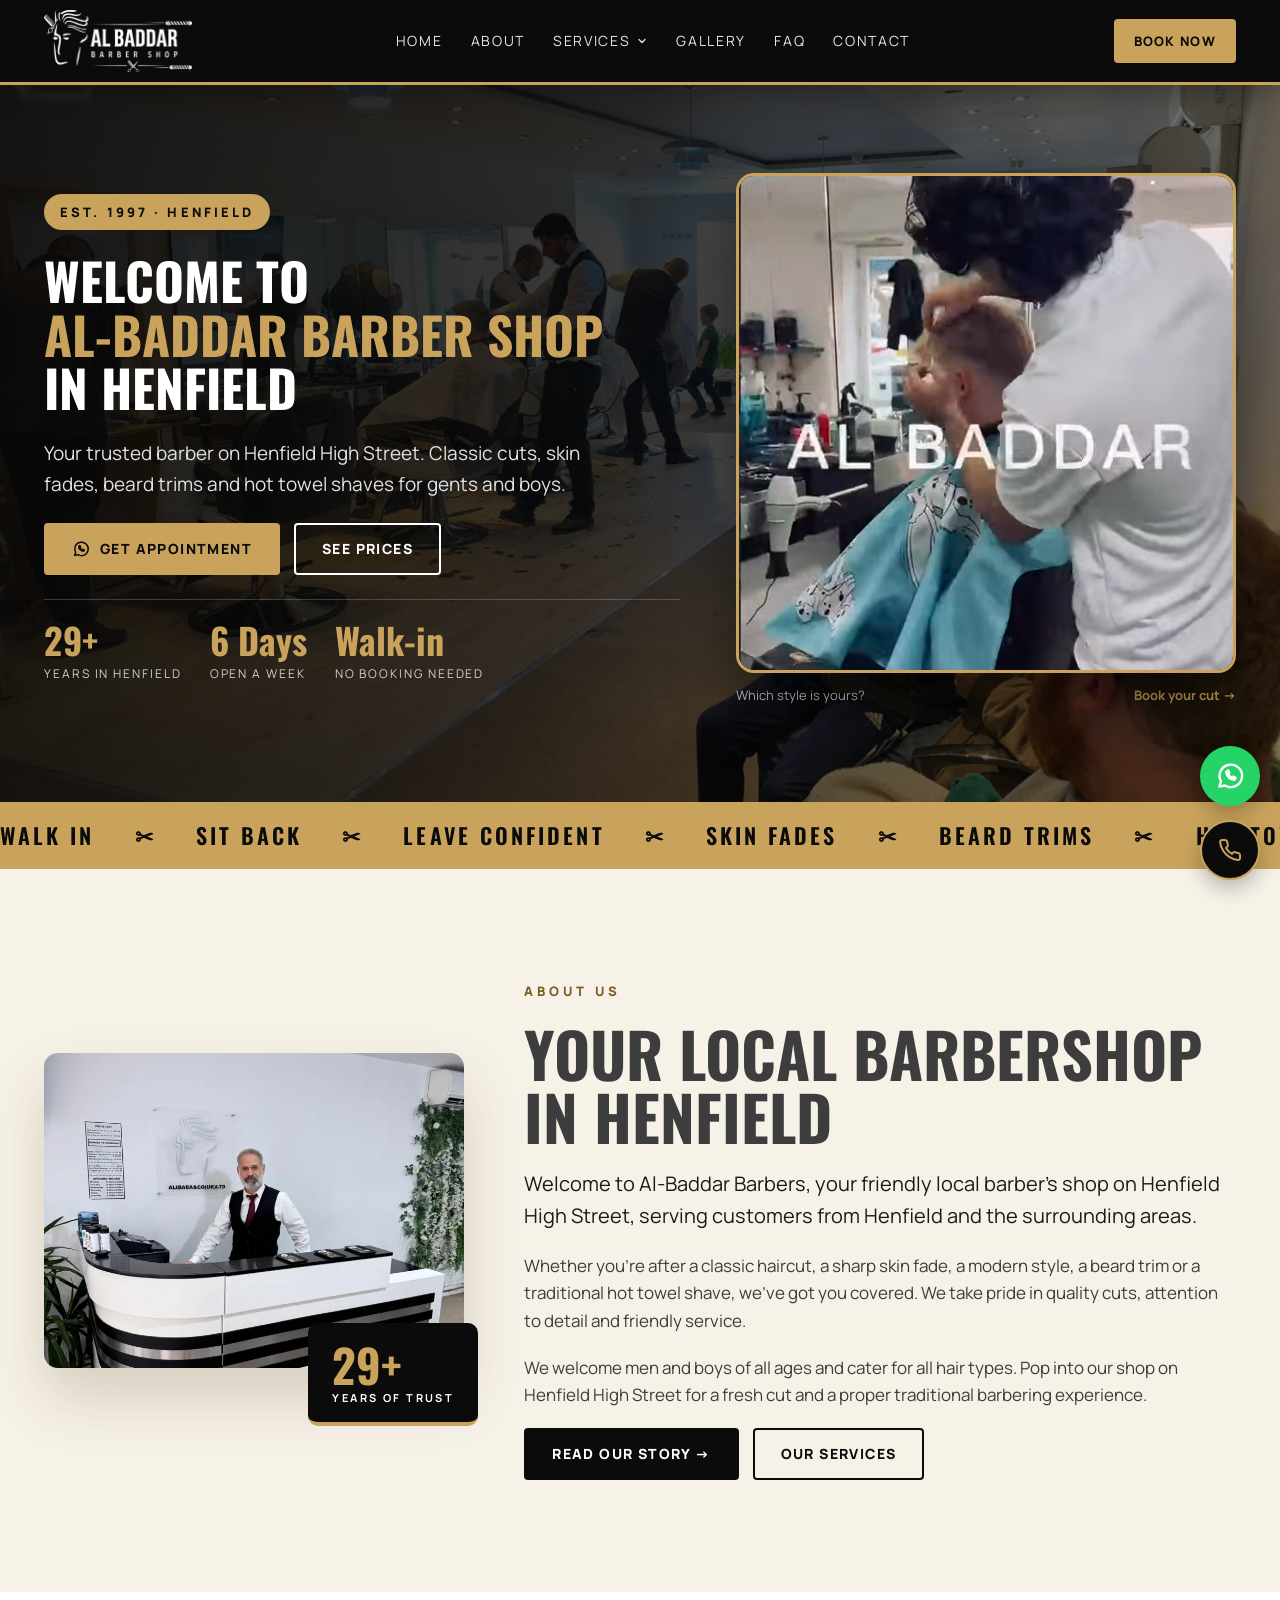
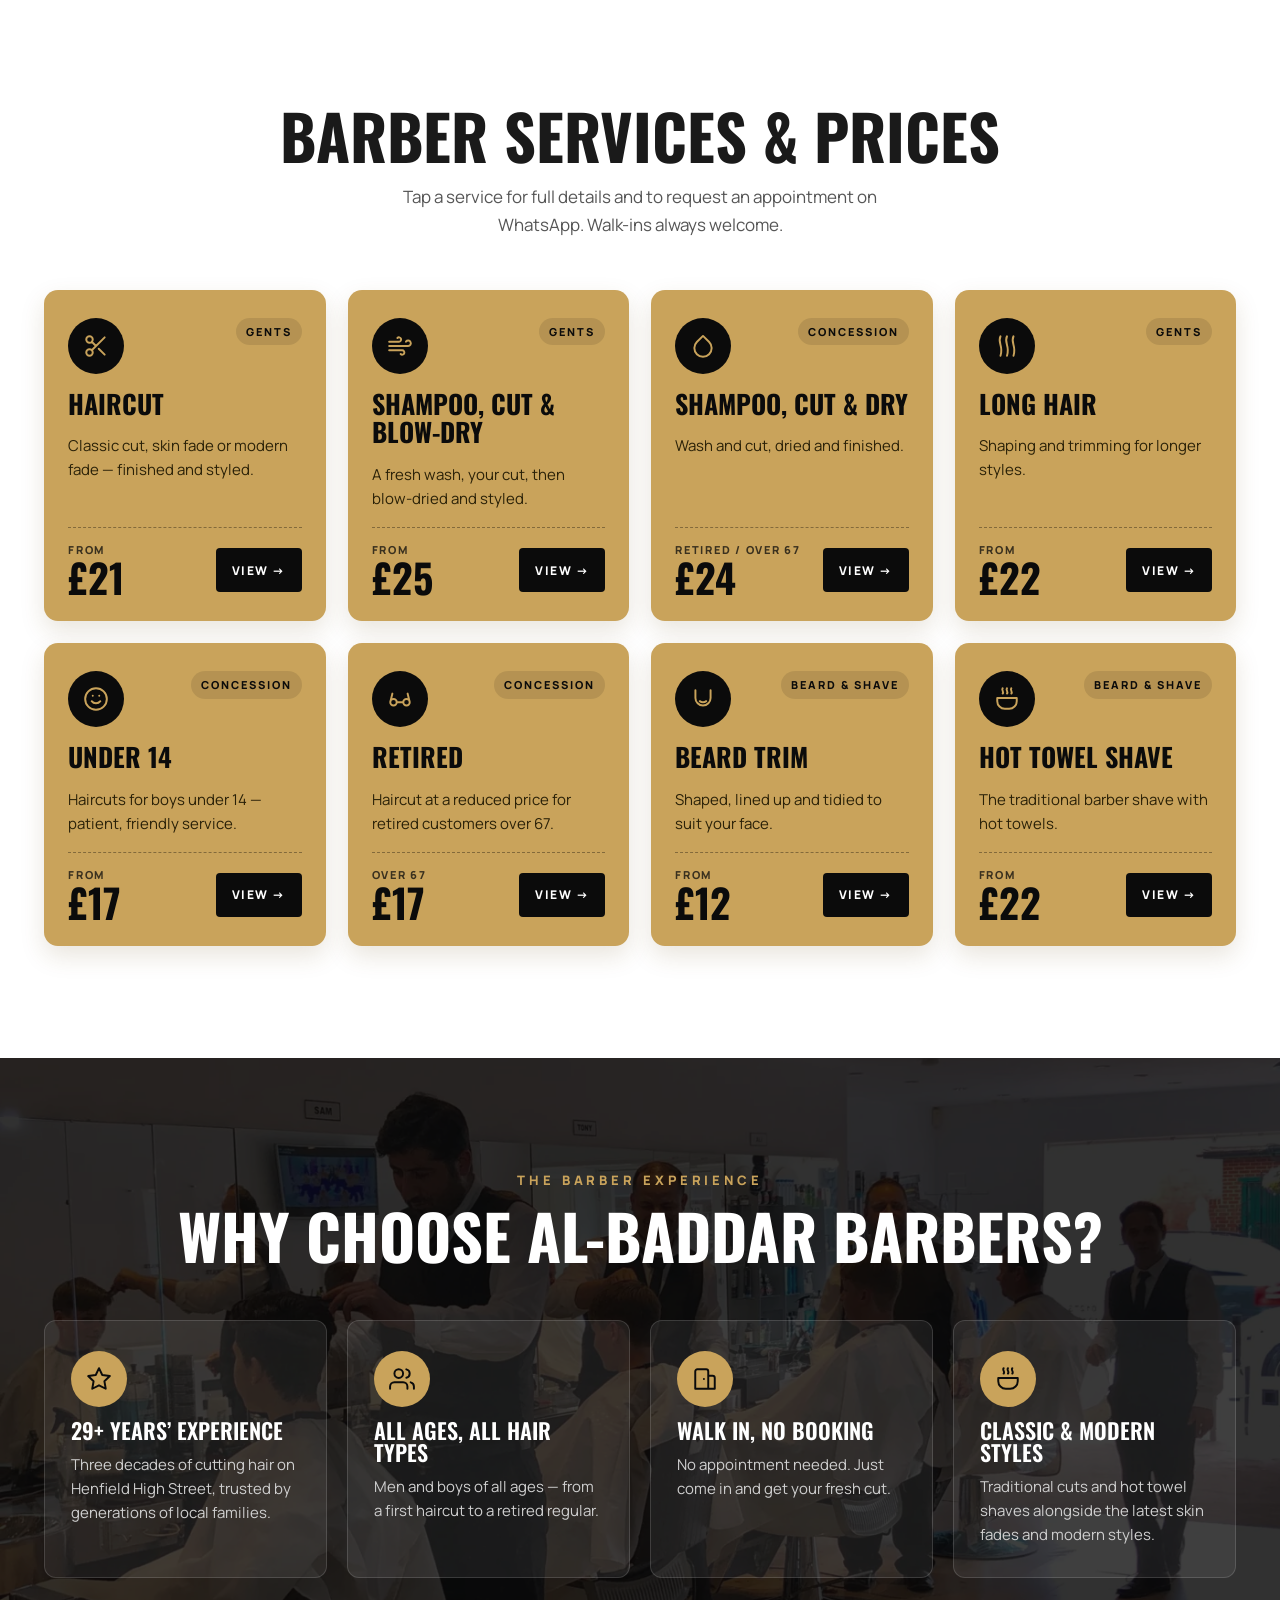
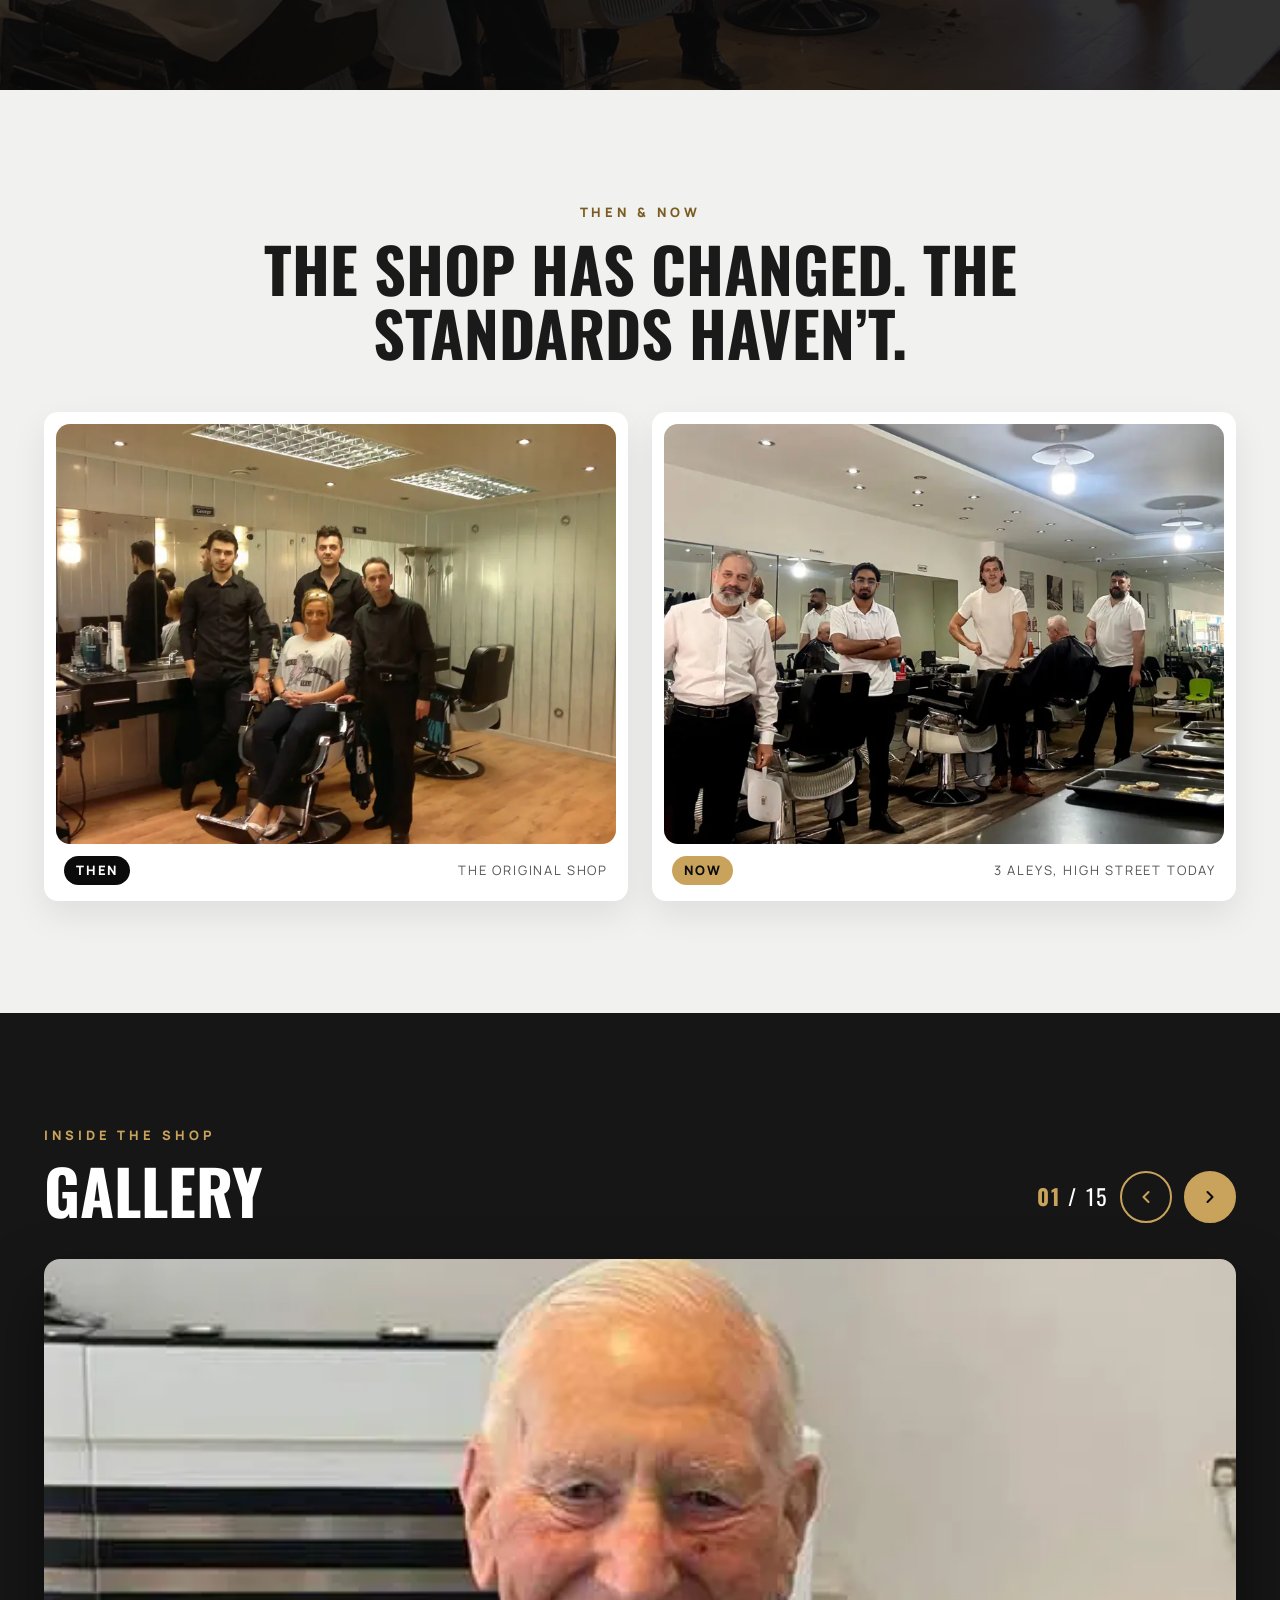
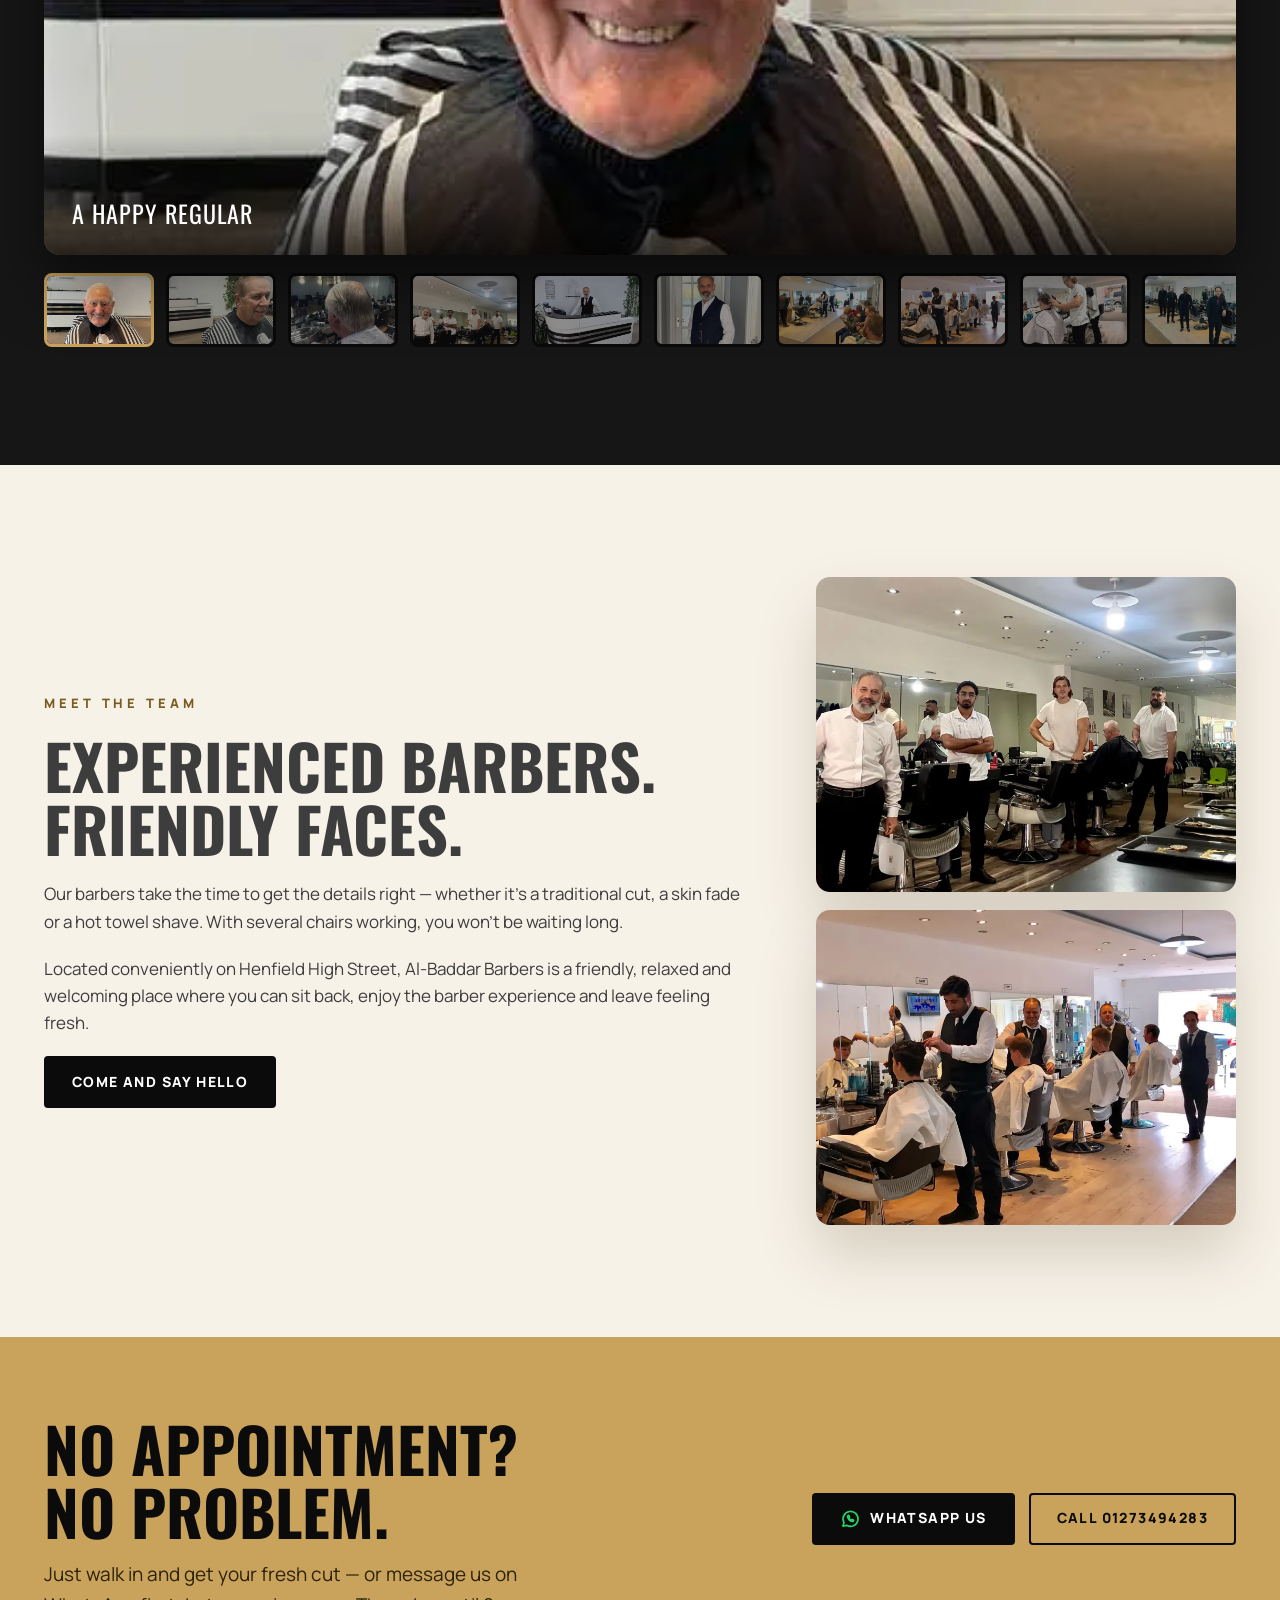
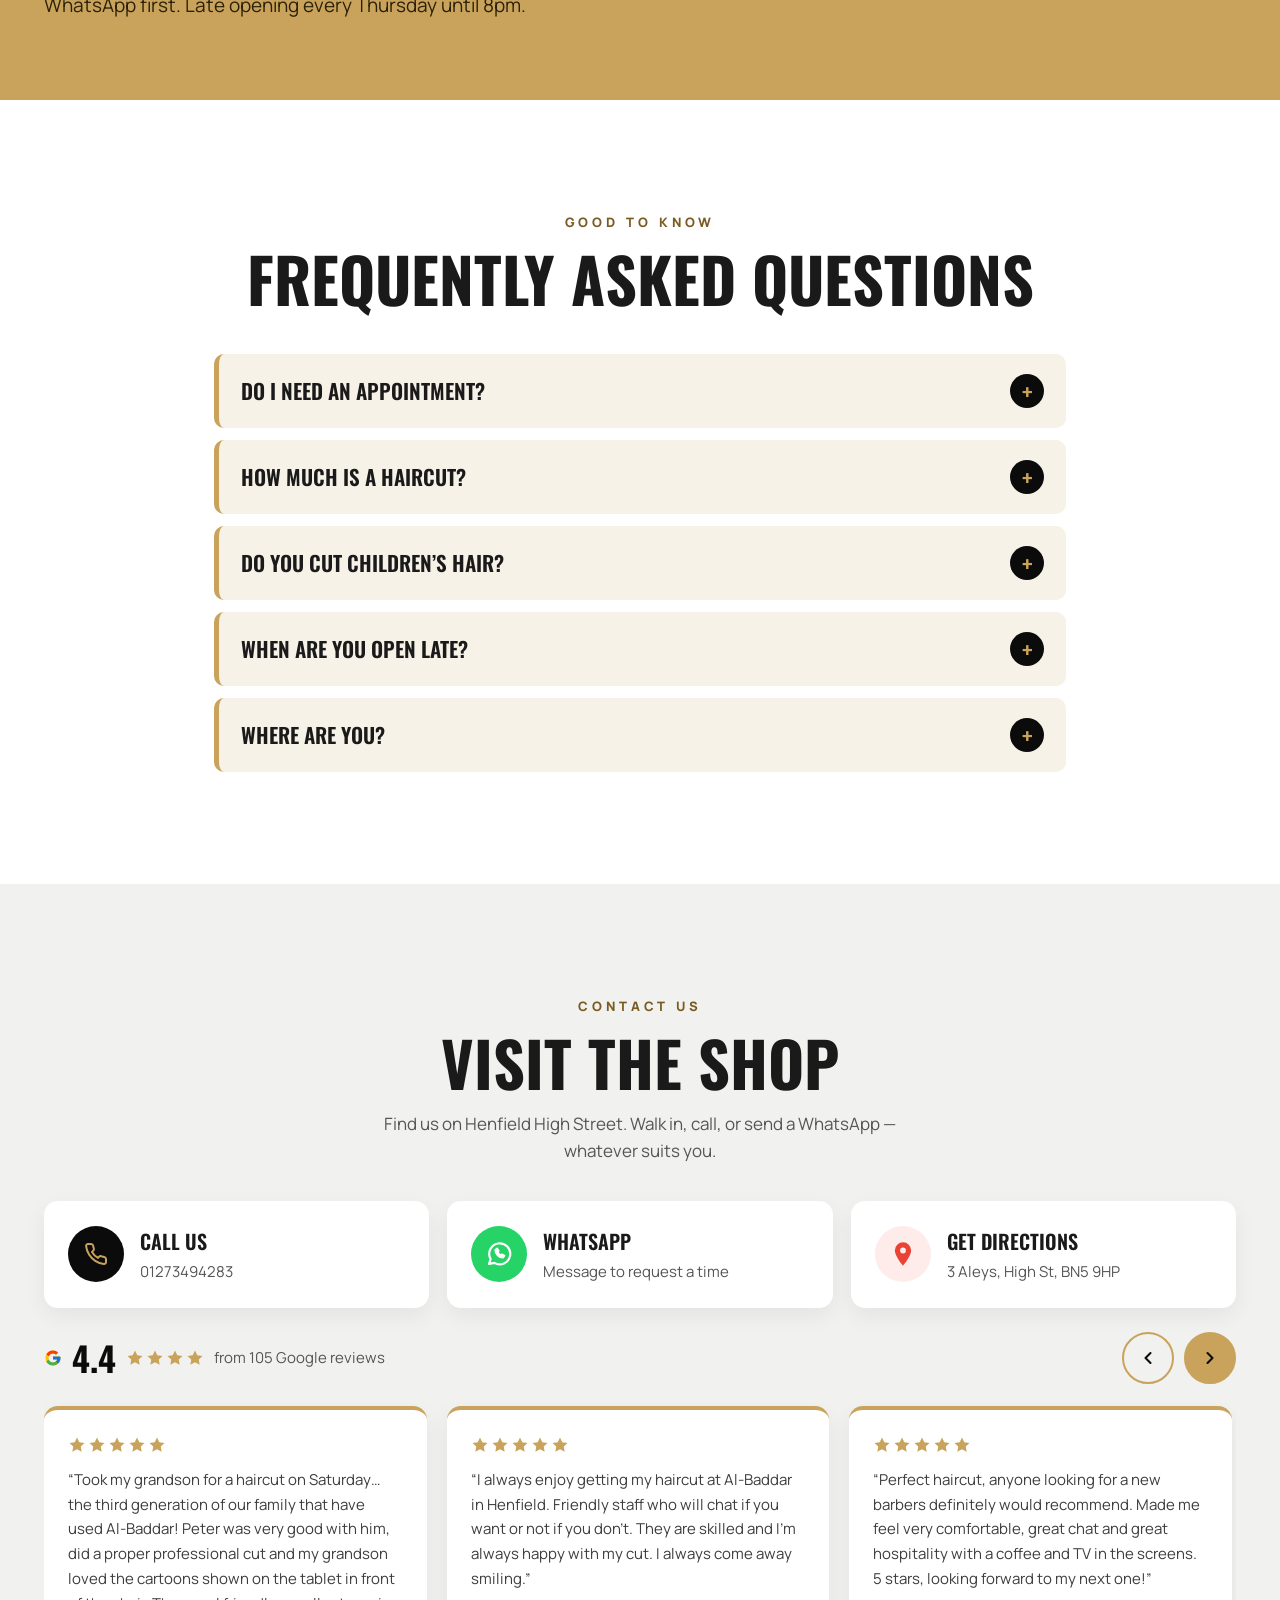
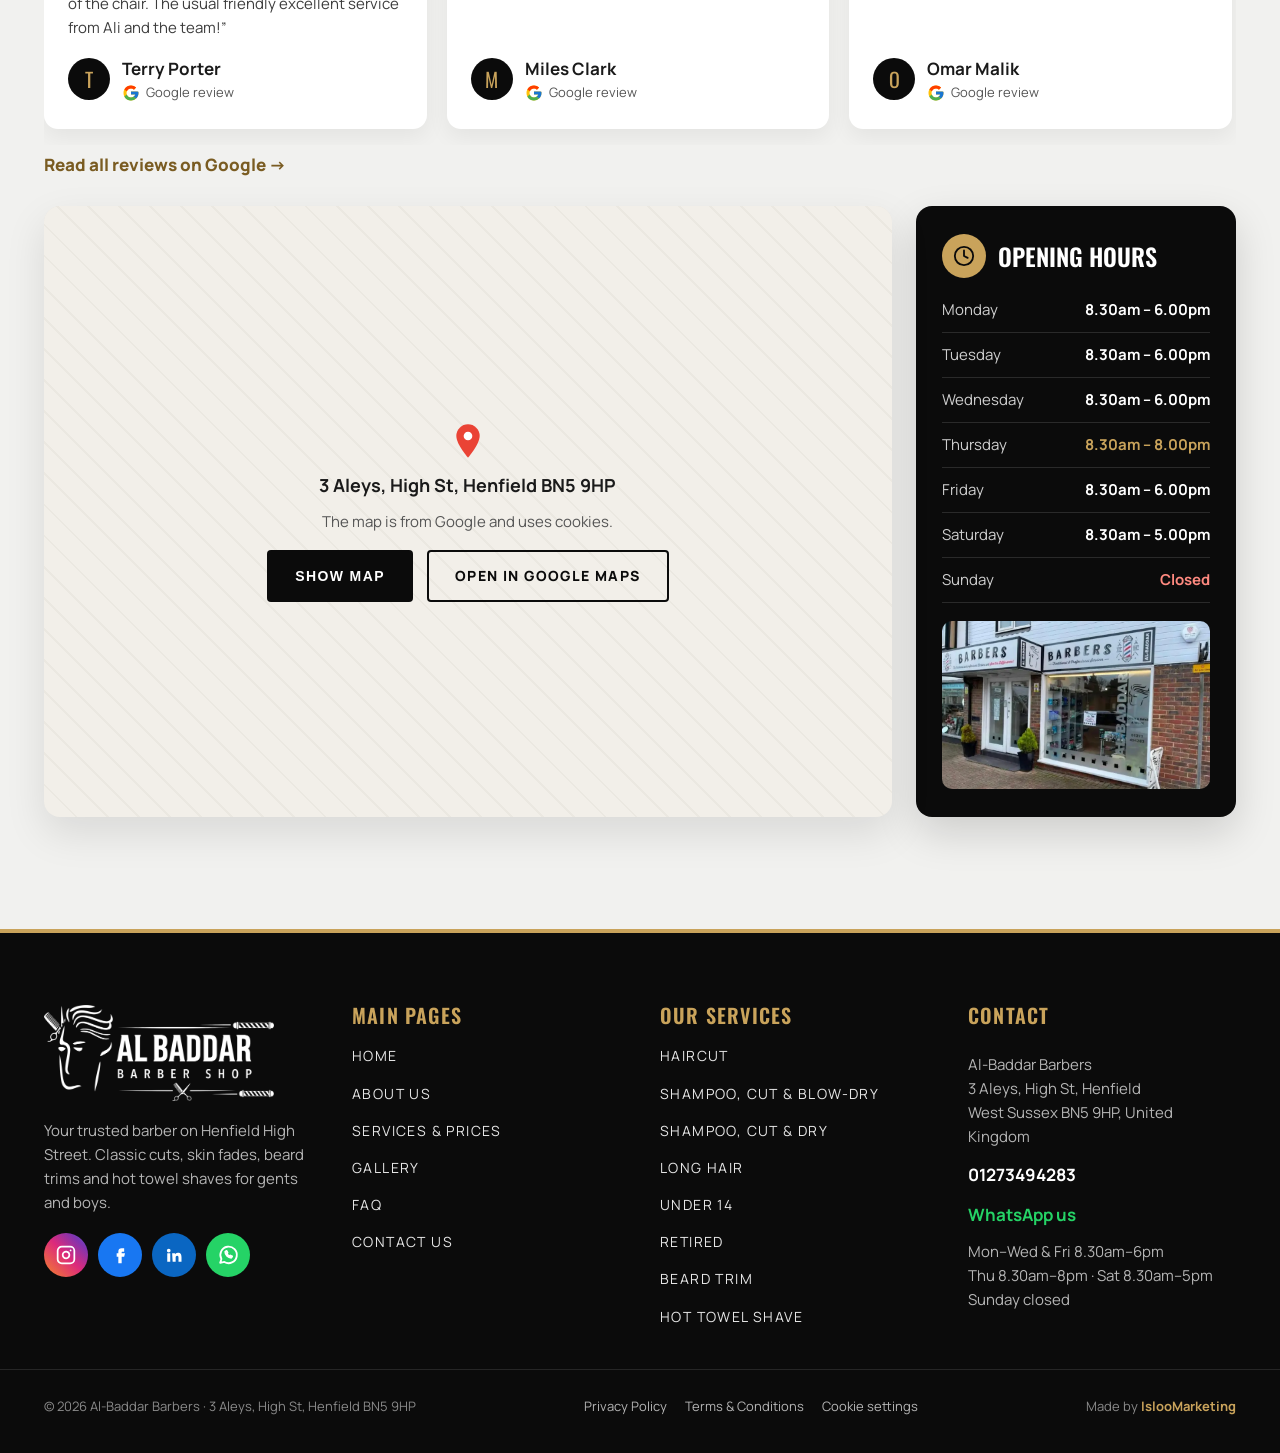
<file: index.html>
<!doctype html>
<html lang="en-GB">
<head>
<meta charset="utf-8">
<meta name="viewport" content="width=device-width, initial-scale=1">
<title>Al-Baddar Barbers | Barber Shop in Henfield, West Sussex</title>
<meta name="description" content="Trusted barber on Henfield High Street for 29+ years. Haircuts from £21, skin fades, beard trims &amp; hot towel shaves. Walk-ins welcome. Call 01273494283.">
<link rel="canonical" href="https://www.albaddarbarbers.co.uk/">
<meta name="robots" content="index, follow, max-image-preview:large">
<meta name="theme-color" content="#0b0b0b">
<meta name="geo.region" content="GB-WSX">
<meta name="geo.placename" content="Henfield">
<meta property="og:type" content="website">
<meta property="og:site_name" content="Al-Baddar Barbers">
<meta property="og:locale" content="en_GB">
<meta property="og:title" content="Al-Baddar Barbers | Barber Shop in Henfield, West Sussex">
<meta property="og:description" content="Trusted barber on Henfield High Street for 29+ years. Haircuts from £21, skin fades, beard trims &amp; hot towel shaves. Walk-ins welcome. Call 01273494283.">
<meta property="og:url" content="https://www.albaddarbarbers.co.uk/">
<meta property="og:image" content="https://www.albaddarbarbers.co.uk/assets/img/og-image.jpg">
<meta property="og:image:width" content="1200">
<meta property="og:image:height" content="630">
<meta property="og:image:alt" content="Al-Baddar Barber Shop, Henfield">
<meta name="twitter:card" content="summary_large_image">
<meta name="twitter:title" content="Al-Baddar Barbers | Barber Shop in Henfield, West Sussex">
<meta name="twitter:description" content="Trusted barber on Henfield High Street for 29+ years. Haircuts from £21, skin fades, beard trims &amp; hot towel shaves. Walk-ins welcome. Call 01273494283.">
<meta name="twitter:image" content="https://www.albaddarbarbers.co.uk/assets/img/og-image.jpg">
<link rel="icon" href="favicon.ico" sizes="any">
<link rel="icon" type="image/png" sizes="32x32" href="assets/img/favicon-32.png">
<link rel="apple-touch-icon" href="assets/img/apple-touch-icon.png">
<link rel="manifest" href="site.webmanifest">
<link rel="preconnect" href="https://fonts.googleapis.com">
<link rel="preconnect" href="https://fonts.gstatic.com" crossorigin>
<link rel="preload" as="style" href="https://fonts.googleapis.com/css2?family=Oswald:wght@500;600;700&amp;family=Manrope:wght@400;600;700;800&amp;display=swap" onload="this.onload=null;this.rel='stylesheet'">
<noscript><link rel="stylesheet" href="https://fonts.googleapis.com/css2?family=Oswald:wght@500;600;700&amp;family=Manrope:wght@400;600;700;800&amp;display=swap"></noscript>
<link rel="stylesheet" href="assets/css/style.min.css">
<link rel="preload" as="image" href="assets/img/shop-busy-afternoon.webp" imagesrcset="assets/img/shop-busy-afternoon-400.webp 400w, assets/img/shop-busy-afternoon-800.webp 800w, assets/img/shop-busy-afternoon.webp 1400w" imagesizes="100vw" fetchpriority="high">
<link rel="preload" as="image" href="assets/img/hero-shop-poster.webp">
<script type="application/ld+json">{
 "@context": "https://schema.org",
 "@graph": [
  {
   "@type": [
    "HairSalon",
    "LocalBusiness"
   ],
   "@id": "https://www.albaddarbarbers.co.uk/#business",
   "name": "Al-Baddar Barbers",
   "alternateName": [
    "Al-Baddar Barber Shop",
    "Al-Baddar Barbers"
   ],
   "description": "Trusted local barbershop on Henfield High Street, serving the community for over 30 years. Haircuts, skin fades, beard trims and hot towel shaves for men and boys of all ages. Walk-ins welcome.",
   "url": "https://www.albaddarbarbers.co.uk/",
   "telephone": "+441273494283",
   "priceRange": "£12–£25",
   "currenciesAccepted": "GBP",
   "foundingDate": "1997",
   "image": [
    "https://www.albaddarbarbers.co.uk/assets/img/shopfront-henfield-high-street.webp",
    "https://www.albaddarbarbers.co.uk/assets/img/barbers-cutting-hair.webp",
    "https://www.albaddarbarbers.co.uk/assets/img/og-image.jpg"
   ],
   "logo": "https://www.albaddarbarbers.co.uk/assets/img/logo-al-baddar.png",
   "address": {
    "@type": "PostalAddress",
    "streetAddress": "3 Aleys, High Street",
    "addressLocality": "Henfield",
    "addressRegion": "West Sussex",
    "postalCode": "BN5 9HP",
    "addressCountry": "GB"
   },
   "hasMap": "https://maps.app.goo.gl/eHV9sWdLyRKpXMxz9",
   "areaServed": [
    {
     "@type": "Place",
     "name": "Henfield"
    },
    {
     "@type": "Place",
     "name": "West Sussex"
    }
   ],
   "openingHoursSpecification": [
    {
     "@type": "OpeningHoursSpecification",
     "dayOfWeek": [
      "Monday",
      "Tuesday",
      "Wednesday",
      "Friday"
     ],
     "opens": "08:30",
     "closes": "18:00"
    },
    {
     "@type": "OpeningHoursSpecification",
     "dayOfWeek": "Thursday",
     "opens": "08:30",
     "closes": "20:00"
    },
    {
     "@type": "OpeningHoursSpecification",
     "dayOfWeek": "Saturday",
     "opens": "08:30",
     "closes": "17:00"
    }
   ],
   "sameAs": [
    "https://www.instagram.com/al_baddars/",
    "https://www.facebook.com/albaddarsbarberssussex/",
    "https://uk.linkedin.com/company/al-baddar"
   ],
   "hasOfferCatalog": {
    "@type": "OfferCatalog",
    "name": "Barber services",
    "itemListElement": [
     {
      "@type": "Offer",
      "price": "21.00",
      "priceCurrency": "GBP",
      "url": "https://www.albaddarbarbers.co.uk/services/haircut.html",
      "itemOffered": {
       "@type": "Service",
       "name": "Haircut",
       "description": "Our classic gents haircut — a traditional cut, skin fade or modern fade, finished with a professional style."
      }
     },
     {
      "@type": "Offer",
      "price": "25.00",
      "priceCurrency": "GBP",
      "url": "https://www.albaddarbarbers.co.uk/services/shampoo-cut-blow-dry.html",
      "itemOffered": {
       "@type": "Service",
       "name": "Shampoo, Cut & Blow-dry",
       "description": "A fresh shampoo, your haircut of choice, then blow-dried and styled."
      }
     },
     {
      "@type": "Offer",
      "price": "24.00",
      "priceCurrency": "GBP",
      "url": "https://www.albaddarbarbers.co.uk/services/shampoo-cut-dry.html",
      "itemOffered": {
       "@type": "Service",
       "name": "Shampoo, Cut & Dry",
       "description": "Shampoo and haircut, dried and finished."
      }
     },
     {
      "@type": "Offer",
      "price": "22.00",
      "priceCurrency": "GBP",
      "url": "https://www.albaddarbarbers.co.uk/services/long-hair.html",
      "itemOffered": {
       "@type": "Service",
       "name": "Long Hair",
       "description": "Shaping and trimming for longer styles."
      }
     },
     {
      "@type": "Offer",
      "price": "17.00",
      "priceCurrency": "GBP",
      "url": "https://www.albaddarbarbers.co.uk/services/under-14.html",
      "itemOffered": {
       "@type": "Service",
       "name": "Under 14",
       "description": "Haircuts for boys under 14 — patient, friendly service."
      }
     },
     {
      "@type": "Offer",
      "price": "17.00",
      "priceCurrency": "GBP",
      "url": "https://www.albaddarbarbers.co.uk/services/retired.html",
      "itemOffered": {
       "@type": "Service",
       "name": "Retired",
       "description": "The same quality haircut at a reduced price for retired customers."
      }
     },
     {
      "@type": "Offer",
      "price": "12.00",
      "priceCurrency": "GBP",
      "url": "https://www.albaddarbarbers.co.uk/services/beard-trim.html",
      "itemOffered": {
       "@type": "Service",
       "name": "Beard Trim",
       "description": "Your beard shaped, lined up and tidied to suit your face."
      }
     },
     {
      "@type": "Offer",
      "price": "22.00",
      "priceCurrency": "GBP",
      "url": "https://www.albaddarbarbers.co.uk/services/hot-towel-shave.html",
      "itemOffered": {
       "@type": "Service",
       "name": "Hot Towel Shave",
       "description": "The traditional barber shave, with hot towels."
      }
     }
    ]
   }
  },
  {
   "@type": "WebSite",
   "@id": "https://www.albaddarbarbers.co.uk/#website",
   "url": "https://www.albaddarbarbers.co.uk/",
   "name": "Al-Baddar Barbers",
   "inLanguage": "en-GB",
   "publisher": {
    "@id": "https://www.albaddarbarbers.co.uk/#business"
   }
  },
  {
   "@type": "WebPage",
   "@id": "https://www.albaddarbarbers.co.uk/#webpage",
   "url": "https://www.albaddarbarbers.co.uk/",
   "name": "Al-Baddar Barbers | Barber Shop in Henfield, West Sussex",
   "isPartOf": {
    "@id": "https://www.albaddarbarbers.co.uk/#website"
   },
   "about": {
    "@id": "https://www.albaddarbarbers.co.uk/#business"
   },
   "inLanguage": "en-GB",
   "dateModified": "2026-10-15"
  },
  {
   "@type": "FAQPage",
   "@id": "https://www.albaddarbarbers.co.uk/#faq",
   "mainEntity": [
    {
     "@type": "Question",
     "name": "Do I need an appointment?",
     "acceptedAnswer": {
      "@type": "Answer",
      "text": "No. We’re a walk-in barbershop — just come in. If you’d like to request a time, message us on WhatsApp or call 01273494283."
     }
    },
    {
     "@type": "Question",
     "name": "How much is a haircut?",
     "acceptedAnswer": {
      "@type": "Answer",
      "text": "A gents haircut is from £21. Under 14s are from £17 and retired customers (over 67) are £17, beard trims are from £12 and a hot towel shave is from £22."
     }
    },
    {
     "@type": "Question",
     "name": "Do you cut children’s hair?",
     "acceptedAnswer": {
      "@type": "Answer",
      "text": "Yes. We welcome boys of all ages, and haircuts for under 14s are from £17."
     }
    },
    {
     "@type": "Question",
     "name": "When are you open late?",
     "acceptedAnswer": {
      "@type": "Answer",
      "text": "Every Thursday until 8pm. Monday to Wednesday and Friday we’re open 8.30am to 6pm, and Saturday 8.30am to 5pm. Closed on Sundays."
     }
    },
    {
     "@type": "Question",
     "name": "Where are you?",
     "acceptedAnswer": {
      "@type": "Answer",
      "text": "3 Aleys, High St, Henfield BN5 9HP — right on Henfield High Street in West Sussex."
     }
    }
   ]
  }
 ]
}</script>
</head>
<body>
<a class="skip" href="#main">Skip to content</a>
<div class="fly-layer" aria-hidden="true"><div class="fly"><svg width="80" height="80" viewBox="0 0 24 24" fill="none" stroke="currentColor" stroke-width="1.3" stroke-linecap="round" stroke-linejoin="round" aria-hidden="true"><path d="M6 3a3 3 0 1 0 0 6 3 3 0 0 0 0-6zM6 15a3 3 0 1 0 0 6 3 3 0 0 0 0-6zM20 4L8.1 15.9M14.5 14.5L20 20M8.1 8.1L12 12"/></svg></div><div class="fly"><svg width="96" height="96" viewBox="0 0 24 24" fill="none" stroke="currentColor" stroke-width="1.3" stroke-linecap="round" stroke-linejoin="round" aria-hidden="true"><path d="M3 6h18v4H3zM5 10v8M8 10v8M11 10v8M14 10v8M17 10v8M20 10v6"/></svg></div><div class="fly"><svg width="72" height="72" viewBox="0 0 24 24" fill="none" stroke="currentColor" stroke-width="1.3" stroke-linecap="round" stroke-linejoin="round" aria-hidden="true"><path d="M8 2h8a3 3 0 0 1 3 3v5a3 3 0 0 1-3 3H8a3 3 0 0 1-3-3V5a3 3 0 0 1 3-3zM10 13h4v9h-4zM9 6h.01M12 6h.01M15 6h.01M9 9h.01M12 9h.01M15 9h.01"/></svg></div><div class="fly"><svg width="110" height="110" viewBox="0 0 24 24" fill="none" stroke="currentColor" stroke-width="1.3" stroke-linecap="round" stroke-linejoin="round" aria-hidden="true"><path d="M8 3h8l1 4 4 2-2 12H5L3 9l4-2zM9 3c0 2 1.3 3 3 3s3-1 3-3"/></svg></div><div class="fly"><svg width="70" height="70" viewBox="0 0 24 24" fill="none" stroke="currentColor" stroke-width="1.3" stroke-linecap="round" stroke-linejoin="round" aria-hidden="true"><path d="M7 2h10v4H7zM6 6h12l-1 14a2 2 0 0 1-2 2H9a2 2 0 0 1-2-2zM9 2v4M12 2v4M15 2v4M10 12h4"/></svg></div><div class="fly"><svg width="64" height="64" viewBox="0 0 24 24" fill="none" stroke="currentColor" stroke-width="1.3" stroke-linecap="round" stroke-linejoin="round" aria-hidden="true"><path d="M10 2h4v3h-4zM9 5h6l-.5 15a1.5 1.5 0 0 1-1.5 1.5h-2A1.5 1.5 0 0 1 9.5 20zM12 9v3"/></svg></div><div class="fly"><svg width="100" height="100" viewBox="0 0 24 24" fill="none" stroke="currentColor" stroke-width="1.3" stroke-linecap="round" stroke-linejoin="round" aria-hidden="true"><path d="M6 3a3 3 0 1 0 0 6 3 3 0 0 0 0-6zM6 15a3 3 0 1 0 0 6 3 3 0 0 0 0-6zM20 4L8.1 15.9M14.5 14.5L20 20M8.1 8.1L12 12"/></svg></div><div class="fly"><svg width="76" height="76" viewBox="0 0 24 24" fill="none" stroke="currentColor" stroke-width="1.3" stroke-linecap="round" stroke-linejoin="round" aria-hidden="true"><path d="M3 6h18v4H3zM5 10v8M8 10v8M11 10v8M14 10v8M17 10v8M20 10v6"/></svg></div></div>
<div class="fabs">
<a href="https://wa.me/441273494283?text=Hi%20Al-Baddar%20Barbers%2C%20I%20would%20like%20to%20book%20an%20appointment." class="fab wa" aria-label="Chat on WhatsApp" target="_blank" rel="noopener"><svg width="30" height="30" viewBox="0 0 24 24" fill="none" stroke="currentColor" stroke-width="1.9" stroke-linecap="round" stroke-linejoin="round" aria-hidden="true"><path d="M3.5 20.5l1.3-4.2A9 9 0 1 1 8 19.6zM9 8.5c0 3.5 3 6.5 6.5 6.5l1-1.5-2-1-1 .8c-1.2-.5-2.3-1.6-2.8-2.8l.8-1-1-2z"/></svg></a>
<a href="tel:+441273494283" class="fab call" aria-label="Call Al-Baddar Barbers"><svg width="24" height="24" viewBox="0 0 24 24" fill="none" stroke="currentColor" stroke-width="2" stroke-linecap="round" stroke-linejoin="round" aria-hidden="true"><path d="M22 16.9v3a2 2 0 0 1-2.2 2 19.8 19.8 0 0 1-8.6-3.1 19.5 19.5 0 0 1-6-6A19.8 19.8 0 0 1 2.1 4.2 2 2 0 0 1 4.1 2h3a2 2 0 0 1 2 1.7c.1 1 .4 1.9.7 2.8a2 2 0 0 1-.5 2.1L8 9.9a16 16 0 0 0 6 6l1.3-1.3a2 2 0 0 1 2.1-.4c.9.3 1.8.6 2.8.7a2 2 0 0 1 1.7 2z"/></svg></a>
</div>
<header class="header"><div class="container">
<a class="brand" href="#top" aria-label="Al-Baddar Barbers home"><img src="assets/img/logo-al-baddar.webp" alt="Al-Baddar Barber Shop" width="600" height="251"></a>
<nav class="nav" aria-label="Main">
<a href="#top">Home</a><a href="about.html">About</a>
<div class="dd"><a href="#services">Services <svg width="12" height="12" viewBox="0 0 24 24" fill="none" stroke="currentColor" stroke-width="2.5" stroke-linecap="round" stroke-linejoin="round" aria-hidden="true"><path d="M6 9l6 6 6-6"/></svg></a><div class="dd-menu"><a href="services/haircut.html"><span>Haircut</span><b>From £21</b></a><a href="services/shampoo-cut-blow-dry.html"><span>Shampoo, Cut &amp; Blow-dry</span><b>From £25</b></a><a href="services/shampoo-cut-dry.html"><span>Shampoo, Cut &amp; Dry</span><b>£24 (Retired / Over 67)</b></a><a href="services/long-hair.html"><span>Long Hair</span><b>From £22</b></a><a href="services/under-14.html"><span>Under 14</span><b>From £17</b></a><a href="services/retired.html"><span>Retired</span><b>£17 (Over 67)</b></a><a href="services/beard-trim.html"><span>Beard Trim</span><b>From £12</b></a><a href="services/hot-towel-shave.html"><span>Hot Towel Shave</span><b>From £22</b></a></div></div>
<a href="#gallery">Gallery</a><a href="#faq">FAQ</a><a href="contact.html">Contact</a>
</nav>
<div class="header-cta">
<a class="btn btn-gold btn-sm hide-xs" href="https://wa.me/441273494283?text=Hi%20Al-Baddar%20Barbers%2C%20I%20would%20like%20to%20book%20an%20appointment." target="_blank" rel="noopener">Book Now</a>
<details class="burger"><summary aria-label="Open menu"><svg width="20" height="20" viewBox="0 0 24 24" fill="none" stroke="currentColor" stroke-width="2" stroke-linecap="round" stroke-linejoin="round" aria-hidden="true"><path d="M3 6h18M3 12h18M3 18h18"/></svg></summary>
<nav class="mnav" aria-label="Mobile"><a href="#top">Home</a><a href="about.html">About</a><a href="#services">Services &amp; Prices</a><a class="sub" href="services/haircut.html">— Haircut · from £21</a><a class="sub" href="services/shampoo-cut-blow-dry.html">— Shampoo, Cut &amp; Blow-dry · from £25</a><a class="sub" href="services/shampoo-cut-dry.html">— Shampoo, Cut &amp; Dry · £24 (Retired / Over 67)</a><a class="sub" href="services/long-hair.html">— Long Hair · from £22</a><a class="sub" href="services/under-14.html">— Under 14 · from £17</a><a class="sub" href="services/retired.html">— Retired · £17 (Over 67)</a><a class="sub" href="services/beard-trim.html">— Beard Trim · from £12</a><a class="sub" href="services/hot-towel-shave.html">— Hot Towel Shave · from £22</a><a href="#gallery">Gallery</a><a href="#faq">FAQ</a><a href="contact.html">Contact</a></nav>
</details>
</div>
</div></header>
<main id="main">

<section class="hero" id="top">
<img src="assets/img/shop-busy-afternoon.webp" srcset="assets/img/shop-busy-afternoon-400.webp 400w, assets/img/shop-busy-afternoon-800.webp 800w, assets/img/shop-busy-afternoon.webp 1400w" sizes="100vw" alt="" width="1400" height="1050" fetchpriority="high" class="bg">
<div class="container">
<div class="hero-copy">
<span class="pill">Est. 1997 · Henfield</span>
<h1>Welcome to<br><span>Al&#8209;Baddar Barber Shop</span><br>in Henfield</h1>
<p class="intro">Your trusted barber on Henfield High Street. Classic cuts, skin fades, beard trims and hot towel shaves for gents and boys.</p>
<div class="btn-row"><a class="btn btn-gold" href="https://wa.me/441273494283?text=Hi%20Al-Baddar%20Barbers%2C%20I%20would%20like%20to%20book%20an%20appointment." target="_blank" rel="noopener"><svg width="18" height="18" viewBox="0 0 24 24" fill="none" stroke="currentColor" stroke-width="2" stroke-linecap="round" stroke-linejoin="round" aria-hidden="true"><path d="M3.5 20.5l1.3-4.2A9 9 0 1 1 8 19.6zM9 8.5c0 3.5 3 6.5 6.5 6.5l1-1.5-2-1-1 .8c-1.2-.5-2.3-1.6-2.8-2.8l.8-1-1-2z"/></svg>Get Appointment</a><a class="btn btn-light" href="#services">See Prices</a></div>
<div class="stats"><div><b>29+</b><span>Years in Henfield</span></div><div><b>6 Days</b><span>Open a week</span></div><div><b>Walk-in</b><span>No booking needed</span></div></div>
</div>
<div class="hero-video">
<div class="video"><video id="hero-video" muted loop playsinline preload="none" poster="assets/img/hero-shop-poster.webp" width="576" height="576" aria-label="A customer’s haircut being finished and styled at Al-Baddar Barbers">
<source src="assets/video/hero-shop-mobile.webm" type="video/webm" media="(max-width: 600px)"><source src="assets/video/hero-shop-mobile.mp4" type="video/mp4" media="(max-width: 600px)"><source src="assets/video/hero-shop.webm" type="video/webm"><source src="assets/video/hero-shop.mp4" type="video/mp4"></video><button type="button" class="vplay" data-vplay hidden aria-label="Play video"><svg width="34" height="34" viewBox="0 0 24 24" fill="currentColor" aria-hidden="true"><path d="M8 5v14l11-7z"/></svg></button></div>
<div class="video-note"><span>Which style is yours?</span><a href="https://wa.me/441273494283?text=Hi%20Al-Baddar%20Barbers%2C%20I%20would%20like%20to%20book%20an%20appointment." target="_blank" rel="noopener">Book your cut →</a></div>
</div>
</div>
</section>
<div class="marquee" aria-hidden="true"><div><span>Walk In</span><span>✂</span><span>Sit Back</span><span>✂</span><span>Leave Confident</span><span>✂</span><span>Skin Fades</span><span>✂</span><span>Beard Trims</span><span>✂</span><span>Hot Towel Shaves</span><span>✂</span><span>Look Good, Feel Great</span><span>✂</span><span>Walk In</span><span>✂</span><span>Sit Back</span><span>✂</span><span>Leave Confident</span><span>✂</span><span>Skin Fades</span><span>✂</span><span>Beard Trims</span><span>✂</span><span>Hot Towel Shaves</span><span>✂</span><span>Look Good, Feel Great</span><span>✂</span></div></div>

<section class="section bg-cream" id="about"><div class="container split">
<div class="rel rv"><div class="ph ratio-43 shadow"><img src="assets/img/owner-front-desk.webp" srcset="assets/img/owner-front-desk-400.webp 400w, assets/img/owner-front-desk-800.webp 800w, assets/img/owner-front-desk.webp 1050w" sizes="(max-width: 900px) 100vw, 600px" alt="The owner of Al-Baddar Barbers at the front desk in the shop" width="1050" height="1400" loading="lazy" decoding="async" style="object-position:50% 38%"></div><div class="badge"><b>29+</b><span>YEARS OF TRUST</span></div></div>
<div class="grow stack about-copy rv">
<p class="eyebrow" style="margin:0">About Us</p>
<h2 class="h2">Your Local Barbershop in Henfield</h2>
<p class="big">Welcome to Al-Baddar Barbers, your friendly local barber’s shop on Henfield High Street, serving customers from Henfield and the surrounding areas.</p>
<p>Whether you’re after a classic haircut, a sharp skin fade, a modern style, a beard trim or a traditional hot towel shave, we’ve got you covered. We take pride in quality cuts, attention to detail and friendly service.</p>
<p>We welcome men and boys of all ages and cater for all hair types. Pop into our shop on Henfield High Street for a fresh cut and a proper traditional barbering experience.</p>
<div class="btn-row"><a class="btn btn-dark" href="about.html">Read Our Story →</a><a class="btn btn-outline" href="#services">Our Services</a></div>
</div>
</div></section>

<section class="section bg-white" id="services"><div class="container">
<div class="center rv"><h2 class="h2">Barber Services &amp; Prices</h2>
<p class="lead">Tap a service for full details and to request an appointment on WhatsApp. Walk-ins always welcome.</p></div>
<div class="cards"><a class="card rv" href="services/haircut.html">
<div class="top"><span class="ic"><svg width="26" height="26" viewBox="0 0 24 24" fill="none" stroke="currentColor" stroke-width="1.8" stroke-linecap="round" stroke-linejoin="round" aria-hidden="true"><path d="M6 3a3 3 0 1 0 0 6 3 3 0 0 0 0-6zM6 15a3 3 0 1 0 0 6 3 3 0 0 0 0-6zM20 4L8.1 15.9M14.5 14.5L20 20M8.1 8.1L12 12"/></svg></span><span class="tag">Gents</span></div>
<h3>Haircut</h3><p>Classic cut, skin fade or modern fade — finished and styled.</p>
<div class="foot"><span class="price"><small>From</small> £21</span><span class="cbtn">View →</span></div></a><a class="card rv" href="services/shampoo-cut-blow-dry.html">
<div class="top"><span class="ic"><svg width="26" height="26" viewBox="0 0 24 24" fill="none" stroke="currentColor" stroke-width="1.8" stroke-linecap="round" stroke-linejoin="round" aria-hidden="true"><path d="M9.6 4.6A2 2 0 1 1 11 8H2M12.6 19.4A2 2 0 1 0 14 16H2M17.5 8a2.5 2.5 0 1 1 2 4H2"/></svg></span><span class="tag">Gents</span></div>
<h3>Shampoo, Cut &amp; Blow-dry</h3><p>A fresh wash, your cut, then blow-dried and styled.</p>
<div class="foot"><span class="price"><small>From</small> £25</span><span class="cbtn">View →</span></div></a><a class="card rv" href="services/shampoo-cut-dry.html">
<div class="top"><span class="ic"><svg width="26" height="26" viewBox="0 0 24 24" fill="none" stroke="currentColor" stroke-width="1.8" stroke-linecap="round" stroke-linejoin="round" aria-hidden="true"><path d="M12 2.7l5.7 5.6a8 8 0 1 1-11.4 0z"/></svg></span><span class="tag">Concession</span></div>
<h3>Shampoo, Cut &amp; Dry</h3><p>Wash and cut, dried and finished.</p>
<div class="foot"><span class="price"><small>Retired / Over 67</small> £24</span><span class="cbtn">View →</span></div></a><a class="card rv" href="services/long-hair.html">
<div class="top"><span class="ic"><svg width="26" height="26" viewBox="0 0 24 24" fill="none" stroke="currentColor" stroke-width="1.8" stroke-linecap="round" stroke-linejoin="round" aria-hidden="true"><path d="M6 3c-3 6 3 9 0 18M12 3c-3 6 3 9 0 18M18 3c-3 6 3 9 0 18"/></svg></span><span class="tag">Gents</span></div>
<h3>Long Hair</h3><p>Shaping and trimming for longer styles.</p>
<div class="foot"><span class="price"><small>From</small> £22</span><span class="cbtn">View →</span></div></a><a class="card rv" href="services/under-14.html">
<div class="top"><span class="ic"><svg width="26" height="26" viewBox="0 0 24 24" fill="none" stroke="currentColor" stroke-width="1.8" stroke-linecap="round" stroke-linejoin="round" aria-hidden="true"><path d="M12 2a10 10 0 1 0 0 20 10 10 0 0 0 0-20zM8 14s1.5 2 4 2 4-2 4-2M9 9h.01M15 9h.01"/></svg></span><span class="tag">Concession</span></div>
<h3>Under 14</h3><p>Haircuts for boys under 14 — patient, friendly service.</p>
<div class="foot"><span class="price"><small>From</small> £17</span><span class="cbtn">View →</span></div></a><a class="card rv" href="services/retired.html">
<div class="top"><span class="ic"><svg width="26" height="26" viewBox="0 0 24 24" fill="none" stroke="currentColor" stroke-width="1.8" stroke-linecap="round" stroke-linejoin="round" aria-hidden="true"><path d="M3 15a3 3 0 1 0 6 0 3 3 0 1 0-6 0M15 15a3 3 0 1 0 6 0 3 3 0 1 0-6 0M9 15h6M3 15l2-8M21 15l-2-8"/></svg></span><span class="tag">Concession</span></div>
<h3>Retired</h3><p>Haircut at a reduced price for retired customers over 67.</p>
<div class="foot"><span class="price"><small>Over 67</small> £17</span><span class="cbtn">View →</span></div></a><a class="card rv" href="services/beard-trim.html">
<div class="top"><span class="ic"><svg width="26" height="26" viewBox="0 0 24 24" fill="none" stroke="currentColor" stroke-width="1.8" stroke-linecap="round" stroke-linejoin="round" aria-hidden="true"><path d="M5 4v7a7 7 0 0 0 14 0V4M9 14c1 .7 2 1 3 1s2-.3 3-1"/></svg></span><span class="tag">Beard &amp; Shave</span></div>
<h3>Beard Trim</h3><p>Shaped, lined up and tidied to suit your face.</p>
<div class="foot"><span class="price"><small>From</small> £12</span><span class="cbtn">View →</span></div></a><a class="card rv" href="services/hot-towel-shave.html">
<div class="top"><span class="ic"><svg width="26" height="26" viewBox="0 0 24 24" fill="none" stroke="currentColor" stroke-width="1.8" stroke-linecap="round" stroke-linejoin="round" aria-hidden="true"><path d="M8 2c-1.5 2 1.5 3 0 5M12 2c-1.5 2 1.5 3 0 5M16 2c-1.5 2 1.5 3 0 5M3 11h18v3a7 7 0 0 1-7 7h-4a7 7 0 0 1-7-7z"/></svg></span><span class="tag">Beard &amp; Shave</span></div>
<h3>Hot Towel Shave</h3><p>The traditional barber shave with hot towels.</p>
<div class="foot"><span class="price"><small>From</small> £22</span><span class="cbtn">View →</span></div></a></div>
</div></section>

<section class="section photo-bg">
<img src="assets/img/barbers-cutting-hair.webp" srcset="assets/img/barbers-cutting-hair-400.webp 400w, assets/img/barbers-cutting-hair-800.webp 800w, assets/img/barbers-cutting-hair.webp 1400w" sizes="100vw" alt="" width="1400" height="1050" loading="lazy" decoding="async" class="bg">
<div class="container">
<div class="center rv"><p class="eyebrow">The Barber Experience</p><h2 class="h2">Why Choose Al-Baddar Barbers?</h2></div>
<div class="features"><div class="feat rv"><span class="ic"><svg width="26" height="26" viewBox="0 0 24 24" fill="none" stroke="currentColor" stroke-width="1.8" stroke-linecap="round" stroke-linejoin="round" aria-hidden="true"><path d="M12 2l3 6.3 7 1-5 4.8 1.2 6.9L12 17.8 5.8 21 7 14.1 2 9.3l7-1z"/></svg></span><h3>29+ Years’ Experience</h3><p>Three decades of cutting hair on Henfield High Street, trusted by generations of local families.</p></div><div class="feat rv"><span class="ic"><svg width="26" height="26" viewBox="0 0 24 24" fill="none" stroke="currentColor" stroke-width="1.8" stroke-linecap="round" stroke-linejoin="round" aria-hidden="true"><path d="M17 21v-2a4 4 0 0 0-4-4H5a4 4 0 0 0-4 4v2M9 11a4 4 0 1 0 0-8 4 4 0 0 0 0 8zM23 21v-2a4 4 0 0 0-3-3.9M16 3.1a4 4 0 0 1 0 7.8"/></svg></span><h3>All Ages, All Hair Types</h3><p>Men and boys of all ages — from a first haircut to a retired regular.</p></div><div class="feat rv"><span class="ic"><svg width="26" height="26" viewBox="0 0 24 24" fill="none" stroke="currentColor" stroke-width="1.8" stroke-linecap="round" stroke-linejoin="round" aria-hidden="true"><path d="M3 21V5a2 2 0 0 1 2-2h8a2 2 0 0 1 2 2v16M3 21h18M15 9h4a2 2 0 0 1 2 2v10M11 12h.01"/></svg></span><h3>Walk In, No Booking</h3><p>No appointment needed. Just come in and get your fresh cut.</p></div><div class="feat rv"><span class="ic"><svg width="26" height="26" viewBox="0 0 24 24" fill="none" stroke="currentColor" stroke-width="1.8" stroke-linecap="round" stroke-linejoin="round" aria-hidden="true"><path d="M8 2c-1.5 2 1.5 3 0 5M12 2c-1.5 2 1.5 3 0 5M16 2c-1.5 2 1.5 3 0 5M3 11h18v3a7 7 0 0 1-7 7h-4a7 7 0 0 1-7-7z"/></svg></span><h3>Classic &amp; Modern Styles</h3><p>Traditional cuts and hot towel shaves alongside the latest skin fades and modern styles.</p></div></div>
</div></section>

<section class="section bg-grey"><div class="container">
<div class="center rv"><p class="eyebrow">Then &amp; Now</p><h2 class="h2" style="max-width:820px;margin:0 auto">The shop has changed. The standards haven’t.</h2></div>
<div class="duo">
<figure class="rv"><div class="ph ratio-43"><img src="assets/img/team-original-shop.webp" srcset="assets/img/team-original-shop-400.webp 400w, assets/img/team-original-shop-800.webp 800w, assets/img/team-original-shop.webp 1400w" sizes="(max-width: 900px) 100vw, 600px" alt="The Al-Baddar team in the original shop" width="1400" height="1050" loading="lazy" decoding="async"></div><figcaption><span class="chip">Then</span>The original shop</figcaption></figure>
<figure class="rv"><div class="ph ratio-43"><img src="assets/img/team-today.webp" srcset="assets/img/team-today-400.webp 400w, assets/img/team-today-800.webp 800w, assets/img/team-today.webp 1050w" sizes="(max-width: 900px) 100vw, 600px" alt="The Al-Baddar Barbers team today in the shop" width="1050" height="1400" loading="lazy" decoding="async" style="object-position:50% 72%"></div><figcaption><span class="chip gold">Now</span>3 Aleys, High Street today</figcaption></figure>
</div>
</div></section>

<section class="section bg-dark" id="gallery"><div class="container" data-slider>
<div class="slider-head rv"><div><p class="eyebrow">Inside the Shop</p><h2 class="h2">Gallery</h2></div>
<div class="slider-ctrl"><span class="count" aria-live="polite"><b data-num>01</b> / 15</span>
<button type="button" class="sbtn" data-prev aria-label="Previous photo"><svg width="20" height="20" viewBox="0 0 24 24" fill="none" stroke="currentColor" stroke-width="2.5" stroke-linecap="round" stroke-linejoin="round" aria-hidden="true"><path d="M15 18l-6-6 6-6"/></svg></button>
<button type="button" class="sbtn solid" data-next aria-label="Next photo"><svg width="20" height="20" viewBox="0 0 24 24" fill="none" stroke="currentColor" stroke-width="2.5" stroke-linecap="round" stroke-linejoin="round" aria-hidden="true"><path d="M9 18l6-6-6-6"/></svg></button></div></div>
<div class="slides rv"><figure class="on"><img src="assets/img/customer-happy-regular.webp" srcset="assets/img/customer-happy-regular-400.webp 400w, assets/img/customer-happy-regular.webp 546w" sizes="(max-width: 1240px) 100vw, 1200px" alt="Smiling regular customer in the barber’s chair" width="546" height="960" fetchpriority="high"><figcaption>A happy regular</figcaption></figure><figure class=""><img src="assets/img/customer-slicked-back.webp" srcset="assets/img/customer-slicked-back-400.webp 400w, assets/img/customer-slicked-back.webp 720w" sizes="(max-width: 1240px) 100vw, 1200px" alt="Customer with a fresh slicked-back cut at Al-Baddar Barbers" width="720" height="960" loading="lazy" decoding="async"><figcaption>Fresh cut, classic finish</figcaption></figure><figure class=""><img src="assets/img/customer-long-hair-trim.webp" srcset="assets/img/customer-long-hair-trim-400.webp 400w, assets/img/customer-long-hair-trim-800.webp 800w, assets/img/customer-long-hair-trim.webp 960w" sizes="(max-width: 1240px) 100vw, 1200px" alt="Customer’s long hair after a trim, seen from behind" width="960" height="720" loading="lazy" decoding="async"><figcaption>Long hair, carefully trimmed</figcaption></figure><figure class=""><img src="assets/img/team-today.webp" srcset="assets/img/team-today-400.webp 400w, assets/img/team-today-800.webp 800w, assets/img/team-today.webp 1050w" sizes="(max-width: 1240px) 100vw, 1200px" alt="The Al-Baddar Barbers team today in the shop" width="1050" height="1400" loading="lazy" decoding="async"><figcaption>The team today</figcaption></figure><figure class=""><img src="assets/img/owner-front-desk.webp" srcset="assets/img/owner-front-desk-400.webp 400w, assets/img/owner-front-desk-800.webp 800w, assets/img/owner-front-desk.webp 1050w" sizes="(max-width: 1240px) 100vw, 1200px" alt="The owner of Al-Baddar Barbers at the front desk in the shop" width="1050" height="1400" loading="lazy" decoding="async"><figcaption>Welcome to Al-Baddar</figcaption></figure><figure class=""><img src="assets/img/owner-portrait.webp" srcset="assets/img/owner-portrait-400.webp 400w, assets/img/owner-portrait-800.webp 800w, assets/img/owner-portrait.webp 1050w" sizes="(max-width: 1240px) 100vw, 1200px" alt="Portrait of the owner of Al-Baddar Barbers" width="1050" height="1400" loading="lazy" decoding="async"><figcaption>Meet the owner</figcaption></figure><figure class=""><img src="assets/img/shop-busy-afternoon.webp" srcset="assets/img/shop-busy-afternoon-400.webp 400w, assets/img/shop-busy-afternoon-800.webp 800w, assets/img/shop-busy-afternoon.webp 1400w" sizes="(max-width: 1240px) 100vw, 1200px" alt="Busy afternoon at Al-Baddar Barbers with customers waiting" width="1400" height="1050" loading="lazy" decoding="async"><figcaption>A busy afternoon on the High Street</figcaption></figure><figure class=""><img src="assets/img/barbers-cutting-hair.webp" srcset="assets/img/barbers-cutting-hair-400.webp 400w, assets/img/barbers-cutting-hair-800.webp 800w, assets/img/barbers-cutting-hair.webp 1400w" sizes="(max-width: 1240px) 100vw, 1200px" alt="Barbers cutting customers’ hair at Al-Baddar Barbers, Henfield" width="1400" height="1050" loading="lazy" decoding="async"><figcaption>Every chair working</figcaption></figure><figure class=""><img src="assets/img/barber-blow-dry.webp" srcset="assets/img/barber-blow-dry-400.webp 400w, assets/img/barber-blow-dry-800.webp 800w, assets/img/barber-blow-dry.webp 1050w" sizes="(max-width: 1240px) 100vw, 1200px" alt="Barber blow-drying a customer’s hair" width="1050" height="1400" loading="lazy" decoding="async"><figcaption>The finishing touch</figcaption></figure><figure class=""><img src="assets/img/barber-team.webp" srcset="assets/img/barber-team-400.webp 400w, assets/img/barber-team-800.webp 800w, assets/img/barber-team.webp 1097w" sizes="(max-width: 1240px) 100vw, 1200px" alt="The Al-Baddar barbers standing by their chairs" width="1097" height="1400" loading="lazy" decoding="async"><figcaption>The Al-Baddar team</figcaption></figure><figure class=""><img src="assets/img/shopfront-henfield-high-street.webp" srcset="assets/img/shopfront-henfield-high-street-400.webp 400w, assets/img/shopfront-henfield-high-street-800.webp 800w, assets/img/shopfront-henfield-high-street.webp 1319w" sizes="(max-width: 1240px) 100vw, 1200px" alt="Al-Baddar Barbers shopfront on Henfield High Street" width="1319" height="1067" loading="lazy" decoding="async"><figcaption>Find us on the High Street</figcaption></figure><figure class=""><img src="assets/img/team-original-shop.webp" srcset="assets/img/team-original-shop-400.webp 400w, assets/img/team-original-shop-800.webp 800w, assets/img/team-original-shop.webp 1400w" sizes="(max-width: 1240px) 100vw, 1200px" alt="The Al-Baddar team in the original shop" width="1400" height="1050" loading="lazy" decoding="async"><figcaption>Where it all started</figcaption></figure><figure class=""><img src="assets/img/long-hair-customer.webp" srcset="assets/img/long-hair-customer-400.webp 400w, assets/img/long-hair-customer.webp 640w" sizes="(max-width: 1240px) 100vw, 1200px" alt="Customer with long hair in the barber’s chair" width="640" height="852" loading="lazy" decoding="async"><figcaption>Long hair, done right</figcaption></figure><figure class=""><img src="assets/img/barber-trim-senior.webp" srcset="assets/img/barber-trim-senior-400.webp 400w, assets/img/barber-trim-senior.webp 720w" sizes="(max-width: 1240px) 100vw, 1200px" alt="Barber trimming an older customer’s hair" width="720" height="960" loading="lazy" decoding="async"><figcaption>Generations of customers</figcaption></figure><figure class=""><img src="assets/img/reception-front-desk.webp" srcset="assets/img/reception-front-desk-400.webp 400w, assets/img/reception-front-desk.webp 640w" sizes="(max-width: 1240px) 100vw, 1200px" alt="Reception desk at Al-Baddar Barbers" width="640" height="640" loading="lazy" decoding="async"><figcaption>Friendly faces at the front desk</figcaption></figure></div>
<div class="thumbs"><button type="button" class="on" aria-label="Show photo 1" aria-pressed="true"><img src="assets/img/customer-happy-regular-400.webp" alt="" loading="lazy" decoding="async" width="110" height="74"></button><button type="button" class="" aria-label="Show photo 2" aria-pressed="false"><img src="assets/img/customer-slicked-back-400.webp" alt="" loading="lazy" decoding="async" width="110" height="74"></button><button type="button" class="" aria-label="Show photo 3" aria-pressed="false"><img src="assets/img/customer-long-hair-trim-400.webp" alt="" loading="lazy" decoding="async" width="110" height="74"></button><button type="button" class="" aria-label="Show photo 4" aria-pressed="false"><img src="assets/img/team-today-400.webp" alt="" loading="lazy" decoding="async" width="110" height="74"></button><button type="button" class="" aria-label="Show photo 5" aria-pressed="false"><img src="assets/img/owner-front-desk-400.webp" alt="" loading="lazy" decoding="async" width="110" height="74"></button><button type="button" class="" aria-label="Show photo 6" aria-pressed="false"><img src="assets/img/owner-portrait-400.webp" alt="" loading="lazy" decoding="async" width="110" height="74"></button><button type="button" class="" aria-label="Show photo 7" aria-pressed="false"><img src="assets/img/shop-busy-afternoon-400.webp" alt="" loading="lazy" decoding="async" width="110" height="74"></button><button type="button" class="" aria-label="Show photo 8" aria-pressed="false"><img src="assets/img/barbers-cutting-hair-400.webp" alt="" loading="lazy" decoding="async" width="110" height="74"></button><button type="button" class="" aria-label="Show photo 9" aria-pressed="false"><img src="assets/img/barber-blow-dry-400.webp" alt="" loading="lazy" decoding="async" width="110" height="74"></button><button type="button" class="" aria-label="Show photo 10" aria-pressed="false"><img src="assets/img/barber-team-400.webp" alt="" loading="lazy" decoding="async" width="110" height="74"></button><button type="button" class="" aria-label="Show photo 11" aria-pressed="false"><img src="assets/img/shopfront-henfield-high-street-400.webp" alt="" loading="lazy" decoding="async" width="110" height="74"></button><button type="button" class="" aria-label="Show photo 12" aria-pressed="false"><img src="assets/img/team-original-shop-400.webp" alt="" loading="lazy" decoding="async" width="110" height="74"></button><button type="button" class="" aria-label="Show photo 13" aria-pressed="false"><img src="assets/img/long-hair-customer-400.webp" alt="" loading="lazy" decoding="async" width="110" height="74"></button><button type="button" class="" aria-label="Show photo 14" aria-pressed="false"><img src="assets/img/barber-trim-senior-400.webp" alt="" loading="lazy" decoding="async" width="110" height="74"></button><button type="button" class="" aria-label="Show photo 15" aria-pressed="false"><img src="assets/img/reception-front-desk-400.webp" alt="" loading="lazy" decoding="async" width="110" height="74"></button></div>
</div></section>

<section class="section bg-cream" id="team"><div class="container split" style="flex-wrap:wrap-reverse">
<div class="grow stack about-copy rv">
<p class="eyebrow" style="margin:0">Meet the Team</p>
<h2 class="h2">Experienced Barbers.<br>Friendly Faces.</h2>
<p>Our barbers take the time to get the details right — whether it’s a traditional cut, a skin fade or a hot towel shave. With several chairs working, you won’t be waiting long.</p>
<p>Located conveniently on Henfield High Street, Al-Baddar Barbers is a friendly, relaxed and welcoming place where you can sit back, enjoy the barber experience and leave feeling fresh.</p>
<a class="btn btn-dark" href="#contact" style="align-self:flex-start">Come and Say Hello</a>
</div>
<div class="team-pics rv"><div class="ph ratio-43 shadow"><img src="assets/img/team-today.webp" srcset="assets/img/team-today-400.webp 400w, assets/img/team-today-800.webp 800w, assets/img/team-today.webp 1050w" sizes="(max-width: 900px) 100vw, 600px" alt="The Al-Baddar Barbers team today in the shop" width="1050" height="1400" loading="lazy" decoding="async" style="object-position:50% 72%"></div><div class="ph ratio-43 shadow"><img src="assets/img/barbers-cutting-hair.webp" srcset="assets/img/barbers-cutting-hair-400.webp 400w, assets/img/barbers-cutting-hair-800.webp 800w, assets/img/barbers-cutting-hair.webp 1400w" sizes="(max-width: 900px) 100vw, 600px" alt="Barbers cutting customers’ hair at Al-Baddar Barbers, Henfield" width="1400" height="1050" loading="lazy" decoding="async"></div></div>
</div></section>

<section class="band bg-gold"><div class="container">
<div class="rv" style="flex:999 1 520px;min-width:0"><h2 class="h2">No appointment?<br>No problem.</h2>
<p>Just walk in and get your fresh cut — or message us on WhatsApp first. Late opening every Thursday until 8pm.</p></div>
<div class="btn-row rv"><a class="btn btn-dark" href="https://wa.me/441273494283?text=Hi%20Al-Baddar%20Barbers%2C%20I%20would%20like%20to%20book%20an%20appointment." target="_blank" rel="noopener"><span style="color:var(--wa);display:flex"><svg width="20" height="20" viewBox="0 0 24 24" fill="none" stroke="currentColor" stroke-width="2" stroke-linecap="round" stroke-linejoin="round" aria-hidden="true"><path d="M3.5 20.5l1.3-4.2A9 9 0 1 1 8 19.6zM9 8.5c0 3.5 3 6.5 6.5 6.5l1-1.5-2-1-1 .8c-1.2-.5-2.3-1.6-2.8-2.8l.8-1-1-2z"/></svg></span>WhatsApp Us</a><a class="btn btn-outline" href="tel:+441273494283">Call 01273494283</a></div>
</div></section>

<section class="section bg-white" id="faq"><div class="container faq">
<div class="center rv"><p class="eyebrow">Good to Know</p><h2 class="h2">Frequently Asked Questions</h2></div>
<div class="faq-list"><details class="rv"><summary>Do I need an appointment?<span class="pm" aria-hidden="true">+</span></summary><p>No. We’re a walk-in barbershop — just come in. If you’d like to request a time, message us on WhatsApp or call 01273494283.</p></details><details class="rv"><summary>How much is a haircut?<span class="pm" aria-hidden="true">+</span></summary><p>A gents haircut is from £21. Under 14s are from £17 and retired customers (over 67) are £17, beard trims are from £12 and a hot towel shave is from £22.</p></details><details class="rv"><summary>Do you cut children’s hair?<span class="pm" aria-hidden="true">+</span></summary><p>Yes. We welcome boys of all ages, and haircuts for under 14s are from £17.</p></details><details class="rv"><summary>When are you open late?<span class="pm" aria-hidden="true">+</span></summary><p>Every Thursday until 8pm. Monday to Wednesday and Friday we’re open 8.30am to 6pm, and Saturday 8.30am to 5pm. Closed on Sundays.</p></details><details class="rv"><summary>Where are you?<span class="pm" aria-hidden="true">+</span></summary><p>3 Aleys, High St, Henfield BN5 9HP — right on Henfield High Street in West Sussex.</p></details></div>
</div></section>

<section class="section bg-grey" id="contact"><div class="container">
<div class="center rv"><p class="eyebrow">Contact Us</p><h2 class="h2">Visit the Shop</h2>
<p class="lead">Find us on Henfield High Street. Walk in, call, or send a WhatsApp — whatever suits you.</p></div>
<div class="ccards">
<a class="ccard rv" href="tel:+441273494283"><span class="ic"><svg width="24" height="24" viewBox="0 0 24 24" fill="none" stroke="currentColor" stroke-width="2" stroke-linecap="round" stroke-linejoin="round" aria-hidden="true"><path d="M22 16.9v3a2 2 0 0 1-2.2 2 19.8 19.8 0 0 1-8.6-3.1 19.5 19.5 0 0 1-6-6A19.8 19.8 0 0 1 2.1 4.2 2 2 0 0 1 4.1 2h3a2 2 0 0 1 2 1.7c.1 1 .4 1.9.7 2.8a2 2 0 0 1-.5 2.1L8 9.9a16 16 0 0 0 6 6l1.3-1.3a2 2 0 0 1 2.1-.4c.9.3 1.8.6 2.8.7a2 2 0 0 1 1.7 2z"/></svg></span><span><strong>Call Us</strong><span class="t">01273494283</span></span></a>
<a class="ccard rv" href="https://wa.me/441273494283?text=Hi%20Al-Baddar%20Barbers%2C%20I%20would%20like%20to%20book%20an%20appointment." target="_blank" rel="noopener"><span class="ic wa"><svg width="28" height="28" viewBox="0 0 24 24" fill="none" stroke="currentColor" stroke-width="1.9" stroke-linecap="round" stroke-linejoin="round" aria-hidden="true"><path d="M3.5 20.5l1.3-4.2A9 9 0 1 1 8 19.6zM9 8.5c0 3.5 3 6.5 6.5 6.5l1-1.5-2-1-1 .8c-1.2-.5-2.3-1.6-2.8-2.8l.8-1-1-2z"/></svg></span><span><strong>WhatsApp</strong><span class="t">Message to request a time</span></span></a>
<a class="ccard rv" href="https://maps.app.goo.gl/eHV9sWdLyRKpXMxz9" target="_blank" rel="noopener"><span class="ic pin"><svg width="28" height="28" viewBox="0 0 24 24" fill="#EA4335" stroke="none" stroke-width="0" stroke-linecap="round" stroke-linejoin="round" aria-hidden="true"><path d="M12 2a7 7 0 0 0-7 7c0 5 7 13 7 13s7-8 7-13a7 7 0 0 0-7-7zm0 9.5A2.5 2.5 0 1 1 12 6.5a2.5 2.5 0 0 1 0 5z"/></svg></span><span><strong>Get Directions</strong><span class="t">3 Aleys, High St, BN5 9HP</span></span></a>
</div>
<div class="reviews rv" data-reviews>
<div class="reviews-head"><div class="rscore"><svg width="18" height="18" viewBox="0 0 48 48" aria-hidden="true"><path fill="#FFC107" d="M43.6 20.5H42V20H24v8h11.3C33.7 32.7 29.2 36 24 36c-6.6 0-12-5.4-12-12s5.4-12 12-12c3.1 0 5.8 1.2 7.9 3.1l5.7-5.7C34 6.1 29.3 4 24 4 12.9 4 4 12.9 4 24s8.9 20 20 20 20-8.9 20-20c0-1.3-.1-2.4-.4-3.5z"/><path fill="#FF3D00" d="M6.3 14.7l6.6 4.8C14.7 15.1 19 12 24 12c3.1 0 5.8 1.2 7.9 3.1l5.7-5.7C34 6.1 29.3 4 24 4 16.3 4 9.7 8.3 6.3 14.7z"/><path fill="#4CAF50" d="M24 44c5.2 0 9.9-2 13.4-5.2l-6.2-5.2C29.2 35.1 26.7 36 24 36c-5.2 0-9.6-3.3-11.3-8l-6.5 5C9.5 39.6 16.2 44 24 44z"/><path fill="#1976D2" d="M43.6 20.5H42V20H24v8h11.3c-.8 2.2-2.2 4.2-4.1 5.6l6.2 5.2C37 39.2 44 34 44 24c0-1.3-.1-2.4-.4-3.5z"/></svg><b>4.4</b><span class="rstars" aria-hidden="true"><svg width="18" height="18" viewBox="0 0 24 24" fill="#c9a35b" aria-hidden="true"><path d="M12 2l3 6.3 7 1-5 4.8 1.2 6.9L12 17.8 5.8 21 7 14.1 2 9.3l7-1z"/></svg><svg width="18" height="18" viewBox="0 0 24 24" fill="#c9a35b" aria-hidden="true"><path d="M12 2l3 6.3 7 1-5 4.8 1.2 6.9L12 17.8 5.8 21 7 14.1 2 9.3l7-1z"/></svg><svg width="18" height="18" viewBox="0 0 24 24" fill="#c9a35b" aria-hidden="true"><path d="M12 2l3 6.3 7 1-5 4.8 1.2 6.9L12 17.8 5.8 21 7 14.1 2 9.3l7-1z"/></svg><svg width="18" height="18" viewBox="0 0 24 24" fill="#c9a35b" aria-hidden="true"><path d="M12 2l3 6.3 7 1-5 4.8 1.2 6.9L12 17.8 5.8 21 7 14.1 2 9.3l7-1z"/></svg></span><span>from 105 Google reviews</span></div>
<div class="rctrl"><button type="button" class="sbtn" data-rprev aria-label="Previous review"><svg width="20" height="20" viewBox="0 0 24 24" fill="none" stroke="currentColor" stroke-width="2.5" stroke-linecap="round" stroke-linejoin="round" aria-hidden="true"><path d="M15 18l-6-6 6-6"/></svg></button>
<button type="button" class="sbtn solid" data-rnext aria-label="Next review"><svg width="20" height="20" viewBox="0 0 24 24" fill="none" stroke="currentColor" stroke-width="2.5" stroke-linecap="round" stroke-linejoin="round" aria-hidden="true"><path d="M9 18l6-6-6-6"/></svg></button></div></div>
<div class="rtrack" tabindex="0" aria-label="Customer reviews"><figure class="rcard"><div class="rstars" aria-label="5 out of 5 stars"><svg width="18" height="18" viewBox="0 0 24 24" fill="#c9a35b" aria-hidden="true"><path d="M12 2l3 6.3 7 1-5 4.8 1.2 6.9L12 17.8 5.8 21 7 14.1 2 9.3l7-1z"/></svg><svg width="18" height="18" viewBox="0 0 24 24" fill="#c9a35b" aria-hidden="true"><path d="M12 2l3 6.3 7 1-5 4.8 1.2 6.9L12 17.8 5.8 21 7 14.1 2 9.3l7-1z"/></svg><svg width="18" height="18" viewBox="0 0 24 24" fill="#c9a35b" aria-hidden="true"><path d="M12 2l3 6.3 7 1-5 4.8 1.2 6.9L12 17.8 5.8 21 7 14.1 2 9.3l7-1z"/></svg><svg width="18" height="18" viewBox="0 0 24 24" fill="#c9a35b" aria-hidden="true"><path d="M12 2l3 6.3 7 1-5 4.8 1.2 6.9L12 17.8 5.8 21 7 14.1 2 9.3l7-1z"/></svg><svg width="18" height="18" viewBox="0 0 24 24" fill="#c9a35b" aria-hidden="true"><path d="M12 2l3 6.3 7 1-5 4.8 1.2 6.9L12 17.8 5.8 21 7 14.1 2 9.3l7-1z"/></svg></div>
<blockquote>“Took my grandson for a haircut on Saturday… the third generation of our family that have used Al-Baddar! Peter was very good with him, did a proper professional cut and my grandson loved the cartoons shown on the tablet in front of the chair. The usual friendly excellent service from Ali and the team!”</blockquote><figcaption><span class="ravatar" aria-hidden="true">T</span><span><strong>Terry Porter</strong><small><svg width="18" height="18" viewBox="0 0 48 48" aria-hidden="true"><path fill="#FFC107" d="M43.6 20.5H42V20H24v8h11.3C33.7 32.7 29.2 36 24 36c-6.6 0-12-5.4-12-12s5.4-12 12-12c3.1 0 5.8 1.2 7.9 3.1l5.7-5.7C34 6.1 29.3 4 24 4 12.9 4 4 12.9 4 24s8.9 20 20 20 20-8.9 20-20c0-1.3-.1-2.4-.4-3.5z"/><path fill="#FF3D00" d="M6.3 14.7l6.6 4.8C14.7 15.1 19 12 24 12c3.1 0 5.8 1.2 7.9 3.1l5.7-5.7C34 6.1 29.3 4 24 4 16.3 4 9.7 8.3 6.3 14.7z"/><path fill="#4CAF50" d="M24 44c5.2 0 9.9-2 13.4-5.2l-6.2-5.2C29.2 35.1 26.7 36 24 36c-5.2 0-9.6-3.3-11.3-8l-6.5 5C9.5 39.6 16.2 44 24 44z"/><path fill="#1976D2" d="M43.6 20.5H42V20H24v8h11.3c-.8 2.2-2.2 4.2-4.1 5.6l6.2 5.2C37 39.2 44 34 44 24c0-1.3-.1-2.4-.4-3.5z"/></svg> Google review</small></span></figcaption></figure><figure class="rcard"><div class="rstars" aria-label="5 out of 5 stars"><svg width="18" height="18" viewBox="0 0 24 24" fill="#c9a35b" aria-hidden="true"><path d="M12 2l3 6.3 7 1-5 4.8 1.2 6.9L12 17.8 5.8 21 7 14.1 2 9.3l7-1z"/></svg><svg width="18" height="18" viewBox="0 0 24 24" fill="#c9a35b" aria-hidden="true"><path d="M12 2l3 6.3 7 1-5 4.8 1.2 6.9L12 17.8 5.8 21 7 14.1 2 9.3l7-1z"/></svg><svg width="18" height="18" viewBox="0 0 24 24" fill="#c9a35b" aria-hidden="true"><path d="M12 2l3 6.3 7 1-5 4.8 1.2 6.9L12 17.8 5.8 21 7 14.1 2 9.3l7-1z"/></svg><svg width="18" height="18" viewBox="0 0 24 24" fill="#c9a35b" aria-hidden="true"><path d="M12 2l3 6.3 7 1-5 4.8 1.2 6.9L12 17.8 5.8 21 7 14.1 2 9.3l7-1z"/></svg><svg width="18" height="18" viewBox="0 0 24 24" fill="#c9a35b" aria-hidden="true"><path d="M12 2l3 6.3 7 1-5 4.8 1.2 6.9L12 17.8 5.8 21 7 14.1 2 9.3l7-1z"/></svg></div>
<blockquote>“I always enjoy getting my haircut at Al-Baddar in Henfield. Friendly staff who will chat if you want or not if you don’t. They are skilled and I’m always happy with my cut. I always come away smiling.”</blockquote><figcaption><span class="ravatar" aria-hidden="true">M</span><span><strong>Miles Clark</strong><small><svg width="18" height="18" viewBox="0 0 48 48" aria-hidden="true"><path fill="#FFC107" d="M43.6 20.5H42V20H24v8h11.3C33.7 32.7 29.2 36 24 36c-6.6 0-12-5.4-12-12s5.4-12 12-12c3.1 0 5.8 1.2 7.9 3.1l5.7-5.7C34 6.1 29.3 4 24 4 12.9 4 4 12.9 4 24s8.9 20 20 20 20-8.9 20-20c0-1.3-.1-2.4-.4-3.5z"/><path fill="#FF3D00" d="M6.3 14.7l6.6 4.8C14.7 15.1 19 12 24 12c3.1 0 5.8 1.2 7.9 3.1l5.7-5.7C34 6.1 29.3 4 24 4 16.3 4 9.7 8.3 6.3 14.7z"/><path fill="#4CAF50" d="M24 44c5.2 0 9.9-2 13.4-5.2l-6.2-5.2C29.2 35.1 26.7 36 24 36c-5.2 0-9.6-3.3-11.3-8l-6.5 5C9.5 39.6 16.2 44 24 44z"/><path fill="#1976D2" d="M43.6 20.5H42V20H24v8h11.3c-.8 2.2-2.2 4.2-4.1 5.6l6.2 5.2C37 39.2 44 34 44 24c0-1.3-.1-2.4-.4-3.5z"/></svg> Google review</small></span></figcaption></figure><figure class="rcard"><div class="rstars" aria-label="5 out of 5 stars"><svg width="18" height="18" viewBox="0 0 24 24" fill="#c9a35b" aria-hidden="true"><path d="M12 2l3 6.3 7 1-5 4.8 1.2 6.9L12 17.8 5.8 21 7 14.1 2 9.3l7-1z"/></svg><svg width="18" height="18" viewBox="0 0 24 24" fill="#c9a35b" aria-hidden="true"><path d="M12 2l3 6.3 7 1-5 4.8 1.2 6.9L12 17.8 5.8 21 7 14.1 2 9.3l7-1z"/></svg><svg width="18" height="18" viewBox="0 0 24 24" fill="#c9a35b" aria-hidden="true"><path d="M12 2l3 6.3 7 1-5 4.8 1.2 6.9L12 17.8 5.8 21 7 14.1 2 9.3l7-1z"/></svg><svg width="18" height="18" viewBox="0 0 24 24" fill="#c9a35b" aria-hidden="true"><path d="M12 2l3 6.3 7 1-5 4.8 1.2 6.9L12 17.8 5.8 21 7 14.1 2 9.3l7-1z"/></svg><svg width="18" height="18" viewBox="0 0 24 24" fill="#c9a35b" aria-hidden="true"><path d="M12 2l3 6.3 7 1-5 4.8 1.2 6.9L12 17.8 5.8 21 7 14.1 2 9.3l7-1z"/></svg></div>
<blockquote>“Perfect haircut, anyone looking for a new barbers definitely would recommend. Made me feel very comfortable, great chat and great hospitality with a coffee and TV in the screens. 5 stars, looking forward to my next one!”</blockquote><figcaption><span class="ravatar" aria-hidden="true">O</span><span><strong>Omar Malik</strong><small><svg width="18" height="18" viewBox="0 0 48 48" aria-hidden="true"><path fill="#FFC107" d="M43.6 20.5H42V20H24v8h11.3C33.7 32.7 29.2 36 24 36c-6.6 0-12-5.4-12-12s5.4-12 12-12c3.1 0 5.8 1.2 7.9 3.1l5.7-5.7C34 6.1 29.3 4 24 4 12.9 4 4 12.9 4 24s8.9 20 20 20 20-8.9 20-20c0-1.3-.1-2.4-.4-3.5z"/><path fill="#FF3D00" d="M6.3 14.7l6.6 4.8C14.7 15.1 19 12 24 12c3.1 0 5.8 1.2 7.9 3.1l5.7-5.7C34 6.1 29.3 4 24 4 16.3 4 9.7 8.3 6.3 14.7z"/><path fill="#4CAF50" d="M24 44c5.2 0 9.9-2 13.4-5.2l-6.2-5.2C29.2 35.1 26.7 36 24 36c-5.2 0-9.6-3.3-11.3-8l-6.5 5C9.5 39.6 16.2 44 24 44z"/><path fill="#1976D2" d="M43.6 20.5H42V20H24v8h11.3c-.8 2.2-2.2 4.2-4.1 5.6l6.2 5.2C37 39.2 44 34 44 24c0-1.3-.1-2.4-.4-3.5z"/></svg> Google review</small></span></figcaption></figure><figure class="rcard"><div class="rstars" aria-label="5 out of 5 stars"><svg width="18" height="18" viewBox="0 0 24 24" fill="#c9a35b" aria-hidden="true"><path d="M12 2l3 6.3 7 1-5 4.8 1.2 6.9L12 17.8 5.8 21 7 14.1 2 9.3l7-1z"/></svg><svg width="18" height="18" viewBox="0 0 24 24" fill="#c9a35b" aria-hidden="true"><path d="M12 2l3 6.3 7 1-5 4.8 1.2 6.9L12 17.8 5.8 21 7 14.1 2 9.3l7-1z"/></svg><svg width="18" height="18" viewBox="0 0 24 24" fill="#c9a35b" aria-hidden="true"><path d="M12 2l3 6.3 7 1-5 4.8 1.2 6.9L12 17.8 5.8 21 7 14.1 2 9.3l7-1z"/></svg><svg width="18" height="18" viewBox="0 0 24 24" fill="#c9a35b" aria-hidden="true"><path d="M12 2l3 6.3 7 1-5 4.8 1.2 6.9L12 17.8 5.8 21 7 14.1 2 9.3l7-1z"/></svg><svg width="18" height="18" viewBox="0 0 24 24" fill="#c9a35b" aria-hidden="true"><path d="M12 2l3 6.3 7 1-5 4.8 1.2 6.9L12 17.8 5.8 21 7 14.1 2 9.3l7-1z"/></svg></div>
<blockquote>“Great barbers, I’ve been using for years. Peter is my favourite barber, he is so professional and attentive but I’m happy to use all that work there as I always have good service. Definitely 5 stars!!!”</blockquote><figcaption><span class="ravatar" aria-hidden="true">S</span><span><strong>Stephen Mcteggart</strong><small><svg width="18" height="18" viewBox="0 0 48 48" aria-hidden="true"><path fill="#FFC107" d="M43.6 20.5H42V20H24v8h11.3C33.7 32.7 29.2 36 24 36c-6.6 0-12-5.4-12-12s5.4-12 12-12c3.1 0 5.8 1.2 7.9 3.1l5.7-5.7C34 6.1 29.3 4 24 4 12.9 4 4 12.9 4 24s8.9 20 20 20 20-8.9 20-20c0-1.3-.1-2.4-.4-3.5z"/><path fill="#FF3D00" d="M6.3 14.7l6.6 4.8C14.7 15.1 19 12 24 12c3.1 0 5.8 1.2 7.9 3.1l5.7-5.7C34 6.1 29.3 4 24 4 16.3 4 9.7 8.3 6.3 14.7z"/><path fill="#4CAF50" d="M24 44c5.2 0 9.9-2 13.4-5.2l-6.2-5.2C29.2 35.1 26.7 36 24 36c-5.2 0-9.6-3.3-11.3-8l-6.5 5C9.5 39.6 16.2 44 24 44z"/><path fill="#1976D2" d="M43.6 20.5H42V20H24v8h11.3c-.8 2.2-2.2 4.2-4.1 5.6l6.2 5.2C37 39.2 44 34 44 24c0-1.3-.1-2.4-.4-3.5z"/></svg> Google review</small></span></figcaption></figure><figure class="rcard"><div class="rstars" aria-label="5 out of 5 stars"><svg width="18" height="18" viewBox="0 0 24 24" fill="#c9a35b" aria-hidden="true"><path d="M12 2l3 6.3 7 1-5 4.8 1.2 6.9L12 17.8 5.8 21 7 14.1 2 9.3l7-1z"/></svg><svg width="18" height="18" viewBox="0 0 24 24" fill="#c9a35b" aria-hidden="true"><path d="M12 2l3 6.3 7 1-5 4.8 1.2 6.9L12 17.8 5.8 21 7 14.1 2 9.3l7-1z"/></svg><svg width="18" height="18" viewBox="0 0 24 24" fill="#c9a35b" aria-hidden="true"><path d="M12 2l3 6.3 7 1-5 4.8 1.2 6.9L12 17.8 5.8 21 7 14.1 2 9.3l7-1z"/></svg><svg width="18" height="18" viewBox="0 0 24 24" fill="#c9a35b" aria-hidden="true"><path d="M12 2l3 6.3 7 1-5 4.8 1.2 6.9L12 17.8 5.8 21 7 14.1 2 9.3l7-1z"/></svg><svg width="18" height="18" viewBox="0 0 24 24" fill="#c9a35b" aria-hidden="true"><path d="M12 2l3 6.3 7 1-5 4.8 1.2 6.9L12 17.8 5.8 21 7 14.1 2 9.3l7-1z"/></svg></div>
<blockquote>“Very friendly staff make you feel at ease. Happy to talk you through your desired look. Very clean environment. Great service — definitely recommend Peter.”</blockquote><figcaption><span class="ravatar" aria-hidden="true">S</span><span><strong>Steve Martin</strong><small><svg width="18" height="18" viewBox="0 0 48 48" aria-hidden="true"><path fill="#FFC107" d="M43.6 20.5H42V20H24v8h11.3C33.7 32.7 29.2 36 24 36c-6.6 0-12-5.4-12-12s5.4-12 12-12c3.1 0 5.8 1.2 7.9 3.1l5.7-5.7C34 6.1 29.3 4 24 4 12.9 4 4 12.9 4 24s8.9 20 20 20 20-8.9 20-20c0-1.3-.1-2.4-.4-3.5z"/><path fill="#FF3D00" d="M6.3 14.7l6.6 4.8C14.7 15.1 19 12 24 12c3.1 0 5.8 1.2 7.9 3.1l5.7-5.7C34 6.1 29.3 4 24 4 16.3 4 9.7 8.3 6.3 14.7z"/><path fill="#4CAF50" d="M24 44c5.2 0 9.9-2 13.4-5.2l-6.2-5.2C29.2 35.1 26.7 36 24 36c-5.2 0-9.6-3.3-11.3-8l-6.5 5C9.5 39.6 16.2 44 24 44z"/><path fill="#1976D2" d="M43.6 20.5H42V20H24v8h11.3c-.8 2.2-2.2 4.2-4.1 5.6l6.2 5.2C37 39.2 44 34 44 24c0-1.3-.1-2.4-.4-3.5z"/></svg> Google review</small></span></figcaption></figure></div>
<a class="rall" href="https://www.google.com/maps/place/Al-Baddar/@50.9311391,-0.2721655,17z/data=!4m8!3m7!1s0x487593fe40368f29:0x3e69b0c4007fd623!8m2!3d50.9311391!4d-0.2721655!9m1!1b1" target="_blank" rel="noopener">Read all reviews on Google →</a>
</div>
<div class="visit">
<div class="map rv"><iframe data-src="https://www.google.com/maps?q=Al-Baddar,+3+High+St,+Henfield+BN5+9HP,+UK&amp;output=embed" title="Map showing Al-Baddar Barbers on Henfield High Street" loading="lazy" referrerpolicy="no-referrer-when-downgrade" allowfullscreen></iframe>
<div class="map-off"><svg width="40" height="40" viewBox="0 0 24 24" aria-hidden="true"><path d="M12 2a7 7 0 0 0-7 7c0 5 7 13 7 13s7-8 7-13a7 7 0 0 0-7-7z" fill="#EA4335"/><circle cx="12" cy="9" r="2.6" fill="#fff"/></svg>
<strong>3 Aleys, High St, Henfield BN5 9HP</strong><p>The map is from Google and uses cookies.</p>
<div class="btn-row"><button type="button" class="btn btn-dark" data-show-map>Show map</button><a class="btn btn-outline" href="https://maps.app.goo.gl/eHV9sWdLyRKpXMxz9" target="_blank" rel="noopener">Open in Google Maps</a></div></div></div>
<div class="hours rv"><h3><span class="ic"><svg width="22" height="22" viewBox="0 0 24 24" fill="none" stroke="currentColor" stroke-width="2" stroke-linecap="round" stroke-linejoin="round" aria-hidden="true"><path d="M12 2a10 10 0 1 0 0 20 10 10 0 0 0 0-20zM12 6v6l4 2"/></svg></span>Opening Hours</h3><dl><div><dt>Monday</dt><dd class="">8.30am – 6.00pm</dd></div><div><dt>Tuesday</dt><dd class="">8.30am – 6.00pm</dd></div><div><dt>Wednesday</dt><dd class="">8.30am – 6.00pm</dd></div><div><dt>Thursday</dt><dd class="late">8.30am – 8.00pm</dd></div><div><dt>Friday</dt><dd class="">8.30am – 6.00pm</dd></div><div><dt>Saturday</dt><dd class="">8.30am – 5.00pm</dd></div><div><dt>Sunday</dt><dd class="closed">Closed</dd></div></dl><div class="ph"><img src="assets/img/shopfront-henfield-high-street.webp" srcset="assets/img/shopfront-henfield-high-street-400.webp 400w, assets/img/shopfront-henfield-high-street-800.webp 800w, assets/img/shopfront-henfield-high-street.webp 1319w" sizes="(max-width: 900px) 100vw, 600px" alt="Al-Baddar Barbers shopfront on Henfield High Street" width="1319" height="1067" loading="lazy" decoding="async"></div></div>
</div>
</div></section>
</main>
<footer class="footer"><div class="container cols">
<div><img class="logo" src="assets/img/logo-al-baddar.webp" alt="Al-Baddar Barber Shop" width="600" height="251" loading="lazy">
<p style="margin-top:18px">Your trusted barber on Henfield High Street. Classic cuts, skin fades, beard trims and hot towel shaves for gents and boys.</p>
<div class="socials"><a href="https://www.instagram.com/al_baddars/" class="soc ig" aria-label="Instagram" target="_blank" rel="noopener"><svg width="20" height="20" viewBox="0 0 24 24" fill="none" stroke="currentColor" stroke-width="2.1" stroke-linecap="round" stroke-linejoin="round" aria-hidden="true"><path d="M7 2h10a5 5 0 0 1 5 5v10a5 5 0 0 1-5 5H7a5 5 0 0 1-5-5V7a5 5 0 0 1 5-5zM16 11.4A4 4 0 1 1 12.6 8 4 4 0 0 1 16 11.4zM17.5 6.5h.01"/></svg></a><a href="https://www.facebook.com/albaddarsbarberssussex/" class="soc fb" aria-label="Facebook" target="_blank" rel="noopener"><svg width="20" height="20" viewBox="0 0 24 24" fill="currentColor" stroke="none" stroke-width="2.1" stroke-linecap="round" stroke-linejoin="round" aria-hidden="true"><path d="M14 8h3V4h-3a4 4 0 0 0-4 4v2H8v4h2v8h4v-8h3l1-4h-4V8.5a.5.5 0 0 1 .5-.5z"/></svg></a><a href="https://uk.linkedin.com/company/al-baddar" class="soc li" aria-label="LinkedIn" target="_blank" rel="noopener"><svg width="18" height="18" viewBox="0 0 24 24" fill="currentColor" stroke="none" stroke-width="2.1" stroke-linecap="round" stroke-linejoin="round" aria-hidden="true"><path d="M4.98 3.5a2.5 2.5 0 1 1 0 5 2.5 2.5 0 0 1 0-5zM3 9.5h4V21H3zM9.5 9.5h3.8v1.6h.1c.5-1 1.8-2 3.8-2 4 0 4.8 2.6 4.8 6V21h-4v-5.2c0-1.3 0-2.9-1.8-2.9s-2 1.4-2 2.8V21h-4z"/></svg></a><a href="https://wa.me/441273494283?text=Hi%20Al-Baddar%20Barbers%2C%20I%20would%20like%20to%20book%20an%20appointment." class="soc wa" aria-label="WhatsApp" target="_blank" rel="noopener"><svg width="22" height="22" viewBox="0 0 24 24" fill="none" stroke="currentColor" stroke-width="2" stroke-linecap="round" stroke-linejoin="round" aria-hidden="true"><path d="M3.5 20.5l1.3-4.2A9 9 0 1 1 8 19.6zM9 8.5c0 3.5 3 6.5 6.5 6.5l1-1.5-2-1-1 .8c-1.2-.5-2.3-1.6-2.8-2.8l.8-1-1-2z"/></svg></a></div></div>
<nav aria-labelledby="f-pages"><h2 id="f-pages">Main Pages</h2><ul><li><a href="#top">Home</a></li><li><a href="about.html">About Us</a></li><li><a href="#services">Services &amp; Prices</a></li><li><a href="#gallery">Gallery</a></li><li><a href="#faq">FAQ</a></li><li><a href="contact.html">Contact Us</a></li></ul></nav>
<nav aria-labelledby="f-svc"><h2 id="f-svc">Our Services</h2><ul><li><a href="services/haircut.html">Haircut</a></li><li><a href="services/shampoo-cut-blow-dry.html">Shampoo, Cut &amp; Blow-dry</a></li><li><a href="services/shampoo-cut-dry.html">Shampoo, Cut &amp; Dry</a></li><li><a href="services/long-hair.html">Long Hair</a></li><li><a href="services/under-14.html">Under 14</a></li><li><a href="services/retired.html">Retired</a></li><li><a href="services/beard-trim.html">Beard Trim</a></li><li><a href="services/hot-towel-shave.html">Hot Towel Shave</a></li></ul></nav>
<div class="contact"><h2>Contact</h2>
<address>Al-Baddar Barbers<br>3 Aleys, High St, Henfield<br>West Sussex BN5 9HP, United Kingdom</address>
<a href="tel:+441273494283" style="color:#fff">01273494283</a>
<a href="https://wa.me/441273494283?text=Hi%20Al-Baddar%20Barbers%2C%20I%20would%20like%20to%20book%20an%20appointment." style="color:var(--wa)" target="_blank" rel="noopener">WhatsApp us</a>
<p>Mon–Wed &amp; Fri 8.30am–6pm<br>Thu 8.30am–8pm · Sat 8.30am–5pm<br>Sunday closed</p></div>
</div>
<div class="legal"><div class="container"><span>© <span data-year>2026</span> Al-Baddar Barbers · 3 Aleys, High St, Henfield BN5 9HP</span><span class="legal-links"><a href="privacy.html">Privacy Policy</a><a href="terms.html">Terms &amp; Conditions</a><button type="button" data-cookie-settings>Cookie settings</button></span><span>Made by <strong style="color:var(--gold)">IslooMarketing</strong></span></div></div>
</footer>
<script src="assets/js/main.min.js" defer></script>
<div class="cookie" id="cookie" role="dialog" aria-live="polite" aria-label="Cookie choices" hidden>
<p><strong>Cookies</strong> We use essential storage to remember your choice. With your OK we also load Google Maps, which sets its own cookies. <a href="privacy.html#cookies">Privacy &amp; cookie policy</a></p>
<div class="cookie-btns"><button type="button" class="btn btn-gold btn-sm" data-cookie="all">Accept all</button><button type="button" class="btn btn-light btn-sm" data-cookie="essential">Essential only</button></div>
</div>
</body>
</html>
</file>
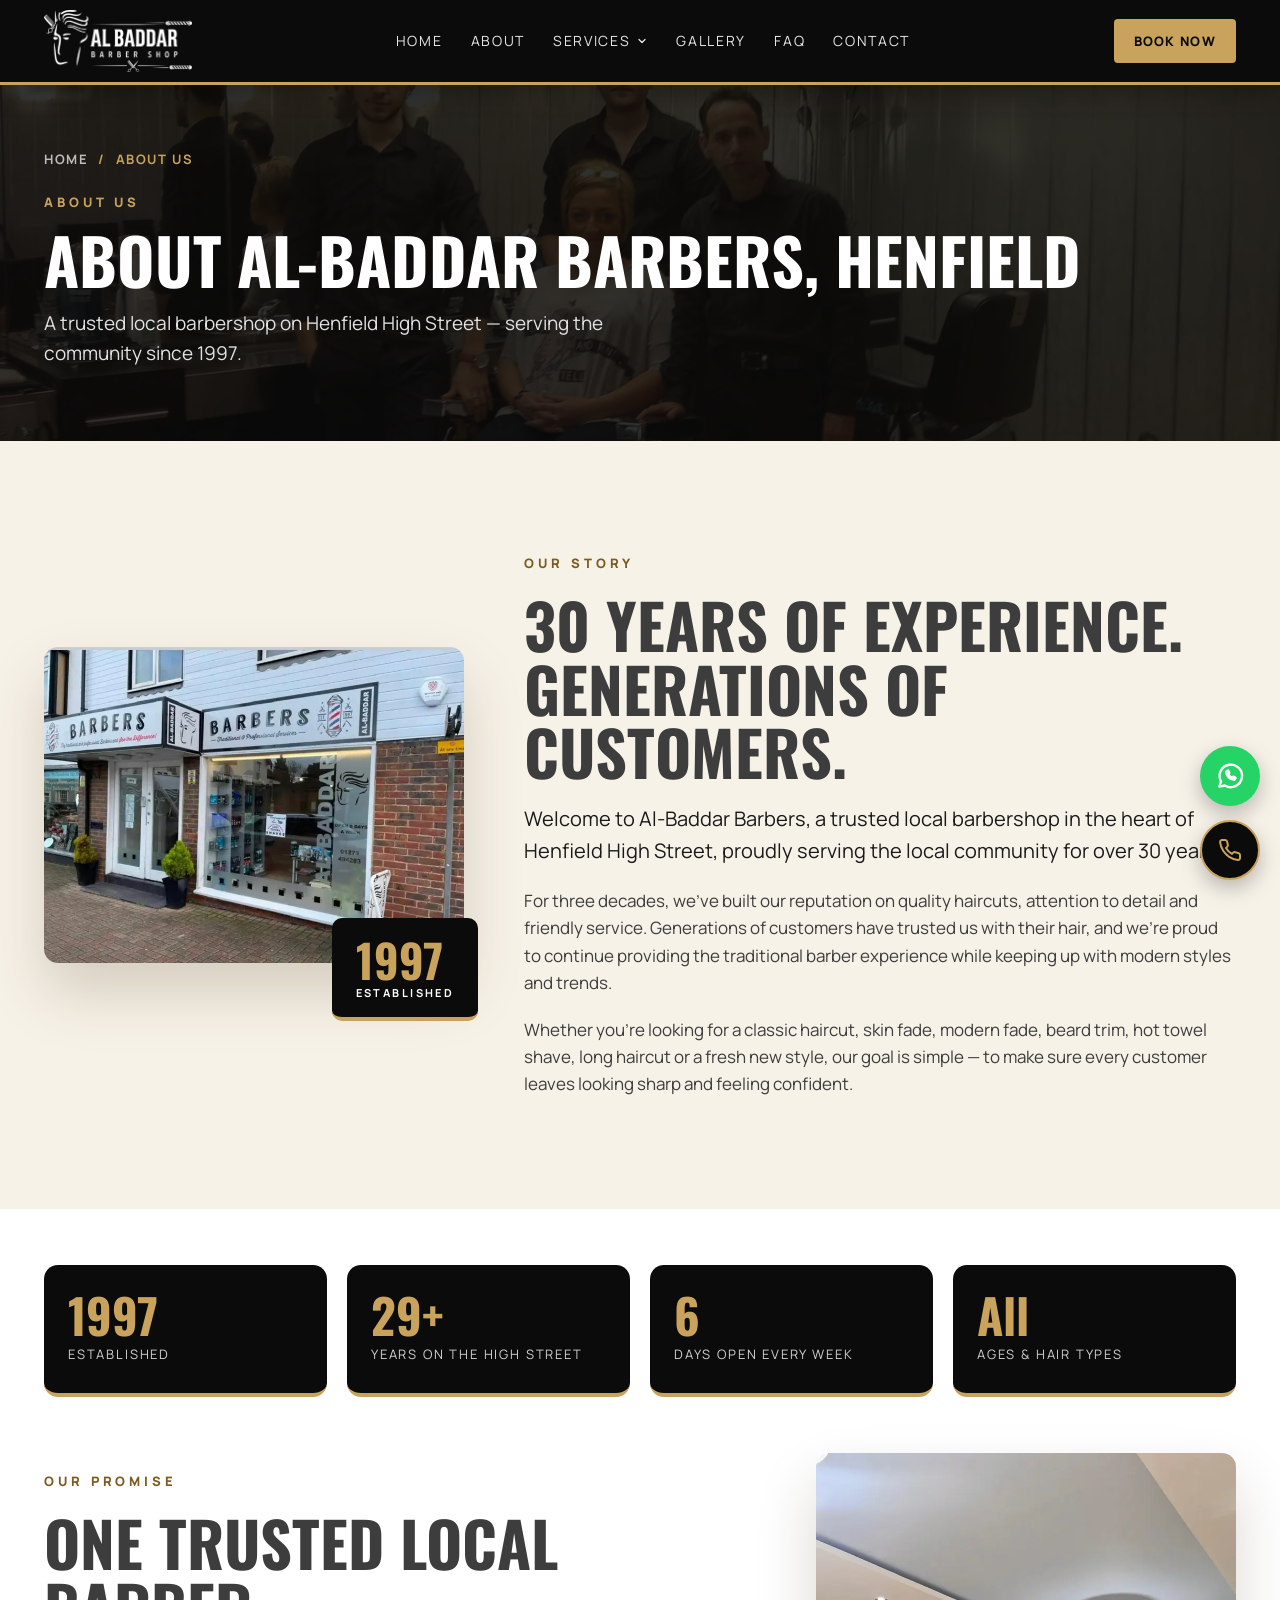
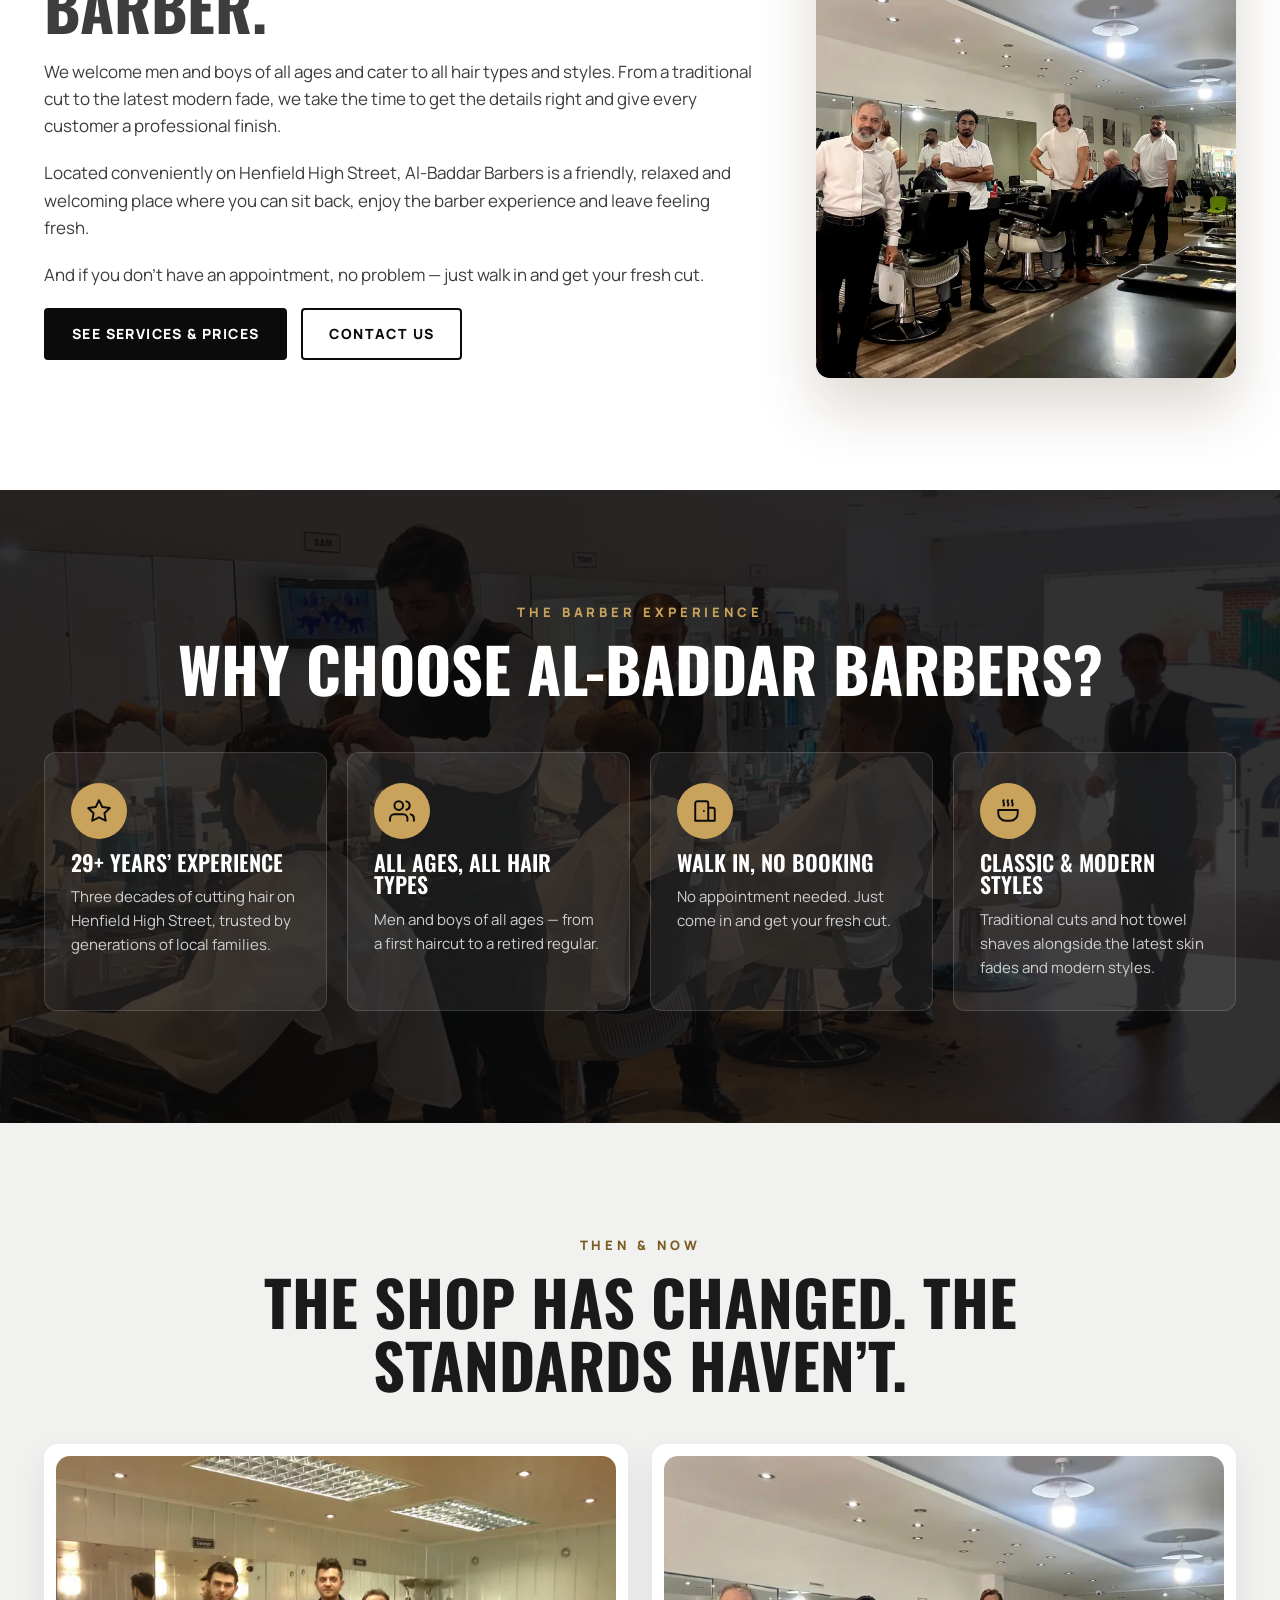
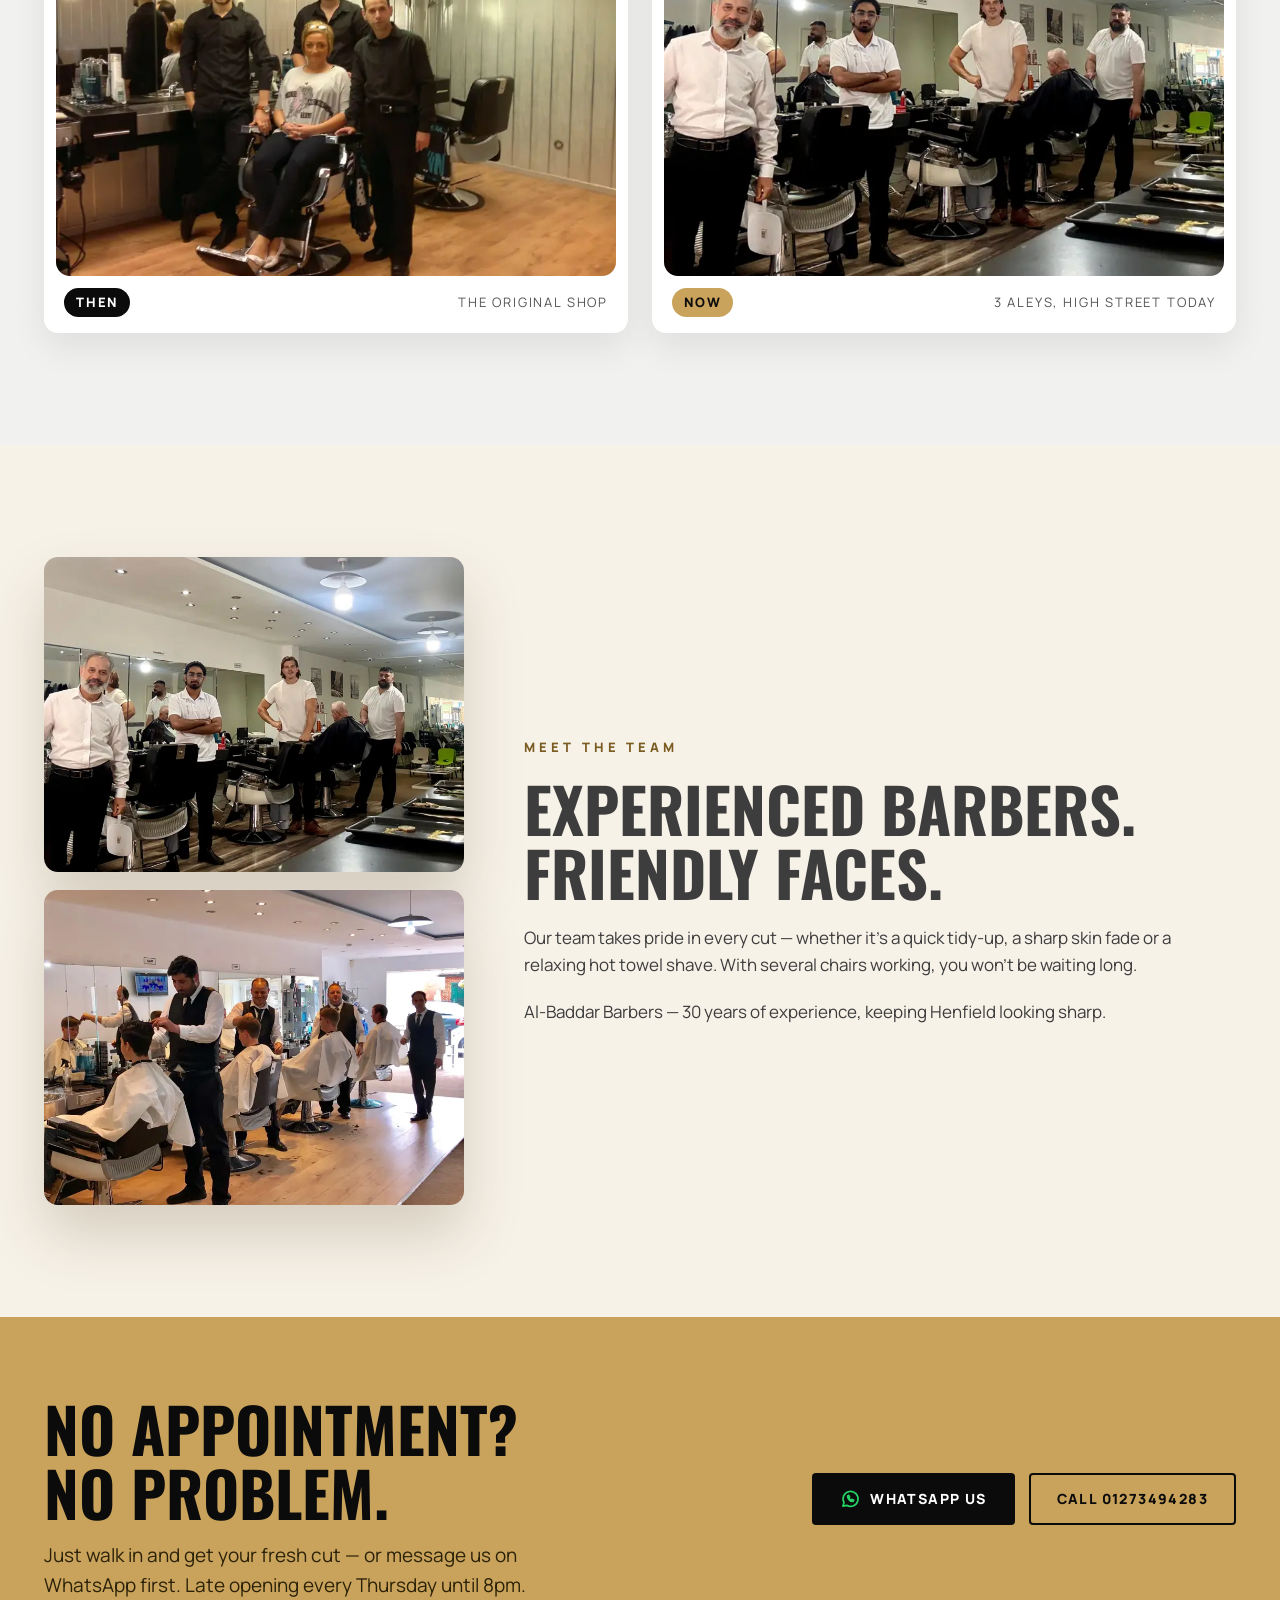
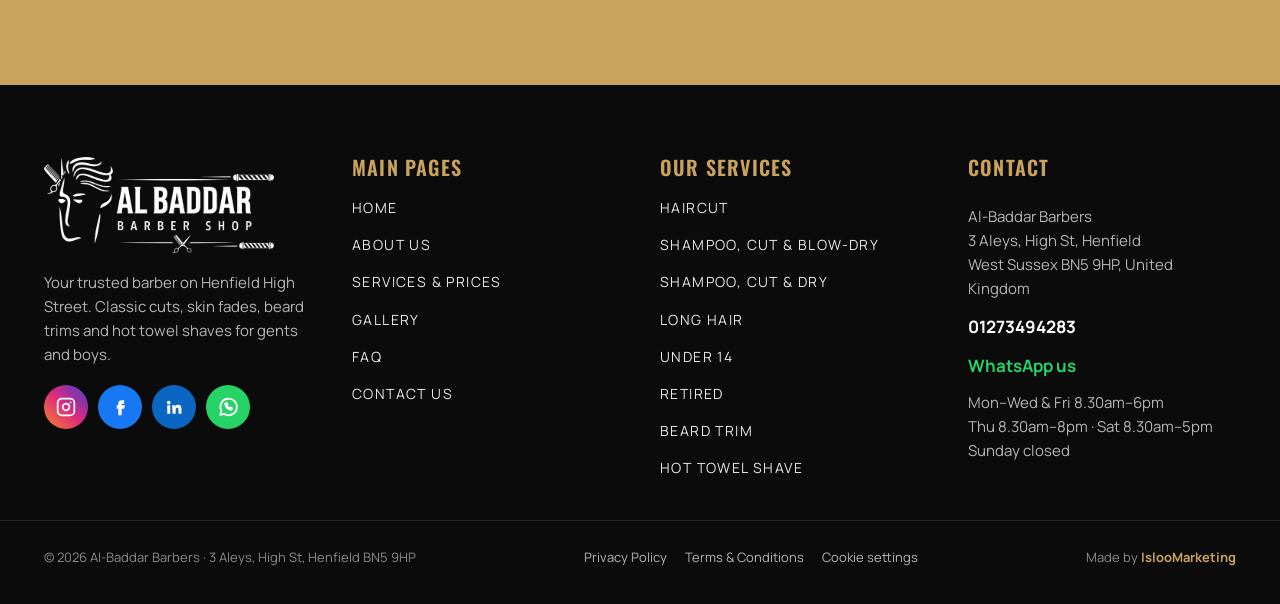
<file: about.html>
<!doctype html>
<html lang="en-GB">
<head>
<meta charset="utf-8">
<meta name="viewport" content="width=device-width, initial-scale=1">
<title>About Us | Al-Baddar Barbers, Henfield Since 1997</title>
<meta name="description" content="Al-Baddar Barbers has served Henfield High Street for over 30 years. Traditional barbering, modern styles and friendly service for men and boys of all ages.">
<link rel="canonical" href="https://www.albaddarbarbers.co.uk/about.html">
<meta name="robots" content="index, follow, max-image-preview:large">
<meta name="theme-color" content="#0b0b0b">
<meta name="geo.region" content="GB-WSX">
<meta name="geo.placename" content="Henfield">
<meta property="og:type" content="website">
<meta property="og:site_name" content="Al-Baddar Barbers">
<meta property="og:locale" content="en_GB">
<meta property="og:title" content="About Us | Al-Baddar Barbers, Henfield Since 1997">
<meta property="og:description" content="Al-Baddar Barbers has served Henfield High Street for over 30 years. Traditional barbering, modern styles and friendly service for men and boys of all ages.">
<meta property="og:url" content="https://www.albaddarbarbers.co.uk/about.html">
<meta property="og:image" content="https://www.albaddarbarbers.co.uk/assets/img/og-image.jpg">
<meta property="og:image:width" content="1200">
<meta property="og:image:height" content="630">
<meta property="og:image:alt" content="Al-Baddar Barber Shop, Henfield">
<meta name="twitter:card" content="summary_large_image">
<meta name="twitter:title" content="About Us | Al-Baddar Barbers, Henfield Since 1997">
<meta name="twitter:description" content="Al-Baddar Barbers has served Henfield High Street for over 30 years. Traditional barbering, modern styles and friendly service for men and boys of all ages.">
<meta name="twitter:image" content="https://www.albaddarbarbers.co.uk/assets/img/og-image.jpg">
<link rel="icon" href="favicon.ico" sizes="any">
<link rel="icon" type="image/png" sizes="32x32" href="assets/img/favicon-32.png">
<link rel="apple-touch-icon" href="assets/img/apple-touch-icon.png">
<link rel="manifest" href="site.webmanifest">
<link rel="preconnect" href="https://fonts.googleapis.com">
<link rel="preconnect" href="https://fonts.gstatic.com" crossorigin>
<link rel="preload" as="style" href="https://fonts.googleapis.com/css2?family=Oswald:wght@500;600;700&amp;family=Manrope:wght@400;600;700;800&amp;display=swap" onload="this.onload=null;this.rel='stylesheet'">
<noscript><link rel="stylesheet" href="https://fonts.googleapis.com/css2?family=Oswald:wght@500;600;700&amp;family=Manrope:wght@400;600;700;800&amp;display=swap"></noscript>
<link rel="stylesheet" href="assets/css/style.min.css">

<script type="application/ld+json">{
 "@context": "https://schema.org",
 "@graph": [
  {
   "@type": "AboutPage",
   "@id": "https://www.albaddarbarbers.co.uk/about.html#webpage",
   "url": "https://www.albaddarbarbers.co.uk/about.html",
   "name": "About Al-Baddar Barbers",
   "about": {
    "@id": "https://www.albaddarbarbers.co.uk/#business"
   },
   "isPartOf": {
    "@id": "https://www.albaddarbarbers.co.uk/#website"
   },
   "inLanguage": "en-GB",
   "dateModified": "2026-10-15"
  },
  {
   "@type": "BreadcrumbList",
   "itemListElement": [
    {
     "@type": "ListItem",
     "position": 1,
     "name": "Home",
     "item": "https://www.albaddarbarbers.co.uk/"
    },
    {
     "@type": "ListItem",
     "position": 2,
     "name": "About Us",
     "item": "https://www.albaddarbarbers.co.uk/about.html"
    }
   ]
  },
  {
   "@type": [
    "HairSalon",
    "LocalBusiness"
   ],
   "@id": "https://www.albaddarbarbers.co.uk/#business",
   "name": "Al-Baddar Barbers",
   "alternateName": [
    "Al-Baddar Barber Shop",
    "Al-Baddar Barbers"
   ],
   "description": "Trusted local barbershop on Henfield High Street, serving the community for over 30 years. Haircuts, skin fades, beard trims and hot towel shaves for men and boys of all ages. Walk-ins welcome.",
   "url": "https://www.albaddarbarbers.co.uk/",
   "telephone": "+441273494283",
   "priceRange": "£12–£25",
   "currenciesAccepted": "GBP",
   "foundingDate": "1997",
   "image": [
    "https://www.albaddarbarbers.co.uk/assets/img/shopfront-henfield-high-street.webp",
    "https://www.albaddarbarbers.co.uk/assets/img/barbers-cutting-hair.webp",
    "https://www.albaddarbarbers.co.uk/assets/img/og-image.jpg"
   ],
   "logo": "https://www.albaddarbarbers.co.uk/assets/img/logo-al-baddar.png",
   "address": {
    "@type": "PostalAddress",
    "streetAddress": "3 Aleys, High Street",
    "addressLocality": "Henfield",
    "addressRegion": "West Sussex",
    "postalCode": "BN5 9HP",
    "addressCountry": "GB"
   },
   "hasMap": "https://maps.app.goo.gl/eHV9sWdLyRKpXMxz9",
   "areaServed": [
    {
     "@type": "Place",
     "name": "Henfield"
    },
    {
     "@type": "Place",
     "name": "West Sussex"
    }
   ],
   "openingHoursSpecification": [
    {
     "@type": "OpeningHoursSpecification",
     "dayOfWeek": [
      "Monday",
      "Tuesday",
      "Wednesday",
      "Friday"
     ],
     "opens": "08:30",
     "closes": "18:00"
    },
    {
     "@type": "OpeningHoursSpecification",
     "dayOfWeek": "Thursday",
     "opens": "08:30",
     "closes": "20:00"
    },
    {
     "@type": "OpeningHoursSpecification",
     "dayOfWeek": "Saturday",
     "opens": "08:30",
     "closes": "17:00"
    }
   ],
   "sameAs": [
    "https://www.instagram.com/al_baddars/",
    "https://www.facebook.com/albaddarsbarberssussex/",
    "https://uk.linkedin.com/company/al-baddar"
   ],
   "hasOfferCatalog": {
    "@type": "OfferCatalog",
    "name": "Barber services",
    "itemListElement": [
     {
      "@type": "Offer",
      "price": "21.00",
      "priceCurrency": "GBP",
      "url": "https://www.albaddarbarbers.co.uk/services/haircut.html",
      "itemOffered": {
       "@type": "Service",
       "name": "Haircut",
       "description": "Our classic gents haircut — a traditional cut, skin fade or modern fade, finished with a professional style."
      }
     },
     {
      "@type": "Offer",
      "price": "25.00",
      "priceCurrency": "GBP",
      "url": "https://www.albaddarbarbers.co.uk/services/shampoo-cut-blow-dry.html",
      "itemOffered": {
       "@type": "Service",
       "name": "Shampoo, Cut & Blow-dry",
       "description": "A fresh shampoo, your haircut of choice, then blow-dried and styled."
      }
     },
     {
      "@type": "Offer",
      "price": "24.00",
      "priceCurrency": "GBP",
      "url": "https://www.albaddarbarbers.co.uk/services/shampoo-cut-dry.html",
      "itemOffered": {
       "@type": "Service",
       "name": "Shampoo, Cut & Dry",
       "description": "Shampoo and haircut, dried and finished."
      }
     },
     {
      "@type": "Offer",
      "price": "22.00",
      "priceCurrency": "GBP",
      "url": "https://www.albaddarbarbers.co.uk/services/long-hair.html",
      "itemOffered": {
       "@type": "Service",
       "name": "Long Hair",
       "description": "Shaping and trimming for longer styles."
      }
     },
     {
      "@type": "Offer",
      "price": "17.00",
      "priceCurrency": "GBP",
      "url": "https://www.albaddarbarbers.co.uk/services/under-14.html",
      "itemOffered": {
       "@type": "Service",
       "name": "Under 14",
       "description": "Haircuts for boys under 14 — patient, friendly service."
      }
     },
     {
      "@type": "Offer",
      "price": "17.00",
      "priceCurrency": "GBP",
      "url": "https://www.albaddarbarbers.co.uk/services/retired.html",
      "itemOffered": {
       "@type": "Service",
       "name": "Retired",
       "description": "The same quality haircut at a reduced price for retired customers."
      }
     },
     {
      "@type": "Offer",
      "price": "12.00",
      "priceCurrency": "GBP",
      "url": "https://www.albaddarbarbers.co.uk/services/beard-trim.html",
      "itemOffered": {
       "@type": "Service",
       "name": "Beard Trim",
       "description": "Your beard shaped, lined up and tidied to suit your face."
      }
     },
     {
      "@type": "Offer",
      "price": "22.00",
      "priceCurrency": "GBP",
      "url": "https://www.albaddarbarbers.co.uk/services/hot-towel-shave.html",
      "itemOffered": {
       "@type": "Service",
       "name": "Hot Towel Shave",
       "description": "The traditional barber shave, with hot towels."
      }
     }
    ]
   }
  }
 ]
}</script>
</head>
<body>
<a class="skip" href="#main">Skip to content</a>
<div class="fly-layer" aria-hidden="true"><div class="fly"><svg width="80" height="80" viewBox="0 0 24 24" fill="none" stroke="currentColor" stroke-width="1.3" stroke-linecap="round" stroke-linejoin="round" aria-hidden="true"><path d="M6 3a3 3 0 1 0 0 6 3 3 0 0 0 0-6zM6 15a3 3 0 1 0 0 6 3 3 0 0 0 0-6zM20 4L8.1 15.9M14.5 14.5L20 20M8.1 8.1L12 12"/></svg></div><div class="fly"><svg width="96" height="96" viewBox="0 0 24 24" fill="none" stroke="currentColor" stroke-width="1.3" stroke-linecap="round" stroke-linejoin="round" aria-hidden="true"><path d="M3 6h18v4H3zM5 10v8M8 10v8M11 10v8M14 10v8M17 10v8M20 10v6"/></svg></div><div class="fly"><svg width="72" height="72" viewBox="0 0 24 24" fill="none" stroke="currentColor" stroke-width="1.3" stroke-linecap="round" stroke-linejoin="round" aria-hidden="true"><path d="M8 2h8a3 3 0 0 1 3 3v5a3 3 0 0 1-3 3H8a3 3 0 0 1-3-3V5a3 3 0 0 1 3-3zM10 13h4v9h-4zM9 6h.01M12 6h.01M15 6h.01M9 9h.01M12 9h.01M15 9h.01"/></svg></div><div class="fly"><svg width="110" height="110" viewBox="0 0 24 24" fill="none" stroke="currentColor" stroke-width="1.3" stroke-linecap="round" stroke-linejoin="round" aria-hidden="true"><path d="M8 3h8l1 4 4 2-2 12H5L3 9l4-2zM9 3c0 2 1.3 3 3 3s3-1 3-3"/></svg></div><div class="fly"><svg width="70" height="70" viewBox="0 0 24 24" fill="none" stroke="currentColor" stroke-width="1.3" stroke-linecap="round" stroke-linejoin="round" aria-hidden="true"><path d="M7 2h10v4H7zM6 6h12l-1 14a2 2 0 0 1-2 2H9a2 2 0 0 1-2-2zM9 2v4M12 2v4M15 2v4M10 12h4"/></svg></div><div class="fly"><svg width="64" height="64" viewBox="0 0 24 24" fill="none" stroke="currentColor" stroke-width="1.3" stroke-linecap="round" stroke-linejoin="round" aria-hidden="true"><path d="M10 2h4v3h-4zM9 5h6l-.5 15a1.5 1.5 0 0 1-1.5 1.5h-2A1.5 1.5 0 0 1 9.5 20zM12 9v3"/></svg></div><div class="fly"><svg width="100" height="100" viewBox="0 0 24 24" fill="none" stroke="currentColor" stroke-width="1.3" stroke-linecap="round" stroke-linejoin="round" aria-hidden="true"><path d="M6 3a3 3 0 1 0 0 6 3 3 0 0 0 0-6zM6 15a3 3 0 1 0 0 6 3 3 0 0 0 0-6zM20 4L8.1 15.9M14.5 14.5L20 20M8.1 8.1L12 12"/></svg></div><div class="fly"><svg width="76" height="76" viewBox="0 0 24 24" fill="none" stroke="currentColor" stroke-width="1.3" stroke-linecap="round" stroke-linejoin="round" aria-hidden="true"><path d="M3 6h18v4H3zM5 10v8M8 10v8M11 10v8M14 10v8M17 10v8M20 10v6"/></svg></div></div>
<div class="fabs">
<a href="https://wa.me/441273494283?text=Hi%20Al-Baddar%20Barbers%2C%20I%20would%20like%20to%20book%20an%20appointment." class="fab wa" aria-label="Chat on WhatsApp" target="_blank" rel="noopener"><svg width="30" height="30" viewBox="0 0 24 24" fill="none" stroke="currentColor" stroke-width="1.9" stroke-linecap="round" stroke-linejoin="round" aria-hidden="true"><path d="M3.5 20.5l1.3-4.2A9 9 0 1 1 8 19.6zM9 8.5c0 3.5 3 6.5 6.5 6.5l1-1.5-2-1-1 .8c-1.2-.5-2.3-1.6-2.8-2.8l.8-1-1-2z"/></svg></a>
<a href="tel:+441273494283" class="fab call" aria-label="Call Al-Baddar Barbers"><svg width="24" height="24" viewBox="0 0 24 24" fill="none" stroke="currentColor" stroke-width="2" stroke-linecap="round" stroke-linejoin="round" aria-hidden="true"><path d="M22 16.9v3a2 2 0 0 1-2.2 2 19.8 19.8 0 0 1-8.6-3.1 19.5 19.5 0 0 1-6-6A19.8 19.8 0 0 1 2.1 4.2 2 2 0 0 1 4.1 2h3a2 2 0 0 1 2 1.7c.1 1 .4 1.9.7 2.8a2 2 0 0 1-.5 2.1L8 9.9a16 16 0 0 0 6 6l1.3-1.3a2 2 0 0 1 2.1-.4c.9.3 1.8.6 2.8.7a2 2 0 0 1 1.7 2z"/></svg></a>
</div>
<header class="header"><div class="container">
<a class="brand" href="index.html#top" aria-label="Al-Baddar Barbers home"><img src="assets/img/logo-al-baddar.webp" alt="Al-Baddar Barber Shop" width="600" height="251"></a>
<nav class="nav" aria-label="Main">
<a href="index.html#top">Home</a><a href="about.html">About</a>
<div class="dd"><a href="index.html#services">Services <svg width="12" height="12" viewBox="0 0 24 24" fill="none" stroke="currentColor" stroke-width="2.5" stroke-linecap="round" stroke-linejoin="round" aria-hidden="true"><path d="M6 9l6 6 6-6"/></svg></a><div class="dd-menu"><a href="services/haircut.html"><span>Haircut</span><b>From £21</b></a><a href="services/shampoo-cut-blow-dry.html"><span>Shampoo, Cut &amp; Blow-dry</span><b>From £25</b></a><a href="services/shampoo-cut-dry.html"><span>Shampoo, Cut &amp; Dry</span><b>£24 (Retired / Over 67)</b></a><a href="services/long-hair.html"><span>Long Hair</span><b>From £22</b></a><a href="services/under-14.html"><span>Under 14</span><b>From £17</b></a><a href="services/retired.html"><span>Retired</span><b>£17 (Over 67)</b></a><a href="services/beard-trim.html"><span>Beard Trim</span><b>From £12</b></a><a href="services/hot-towel-shave.html"><span>Hot Towel Shave</span><b>From £22</b></a></div></div>
<a href="index.html#gallery">Gallery</a><a href="index.html#faq">FAQ</a><a href="contact.html">Contact</a>
</nav>
<div class="header-cta">
<a class="btn btn-gold btn-sm hide-xs" href="https://wa.me/441273494283?text=Hi%20Al-Baddar%20Barbers%2C%20I%20would%20like%20to%20book%20an%20appointment." target="_blank" rel="noopener">Book Now</a>
<details class="burger"><summary aria-label="Open menu"><svg width="20" height="20" viewBox="0 0 24 24" fill="none" stroke="currentColor" stroke-width="2" stroke-linecap="round" stroke-linejoin="round" aria-hidden="true"><path d="M3 6h18M3 12h18M3 18h18"/></svg></summary>
<nav class="mnav" aria-label="Mobile"><a href="index.html#top">Home</a><a href="about.html">About</a><a href="index.html#services">Services &amp; Prices</a><a class="sub" href="services/haircut.html">— Haircut · from £21</a><a class="sub" href="services/shampoo-cut-blow-dry.html">— Shampoo, Cut &amp; Blow-dry · from £25</a><a class="sub" href="services/shampoo-cut-dry.html">— Shampoo, Cut &amp; Dry · £24 (Retired / Over 67)</a><a class="sub" href="services/long-hair.html">— Long Hair · from £22</a><a class="sub" href="services/under-14.html">— Under 14 · from £17</a><a class="sub" href="services/retired.html">— Retired · £17 (Over 67)</a><a class="sub" href="services/beard-trim.html">— Beard Trim · from £12</a><a class="sub" href="services/hot-towel-shave.html">— Hot Towel Shave · from £22</a><a href="index.html#gallery">Gallery</a><a href="index.html#faq">FAQ</a><a href="contact.html">Contact</a></nav>
</details>
</div>
</div></header>
<main id="main">
<section class="page-hero photo-bg">
<img src="assets/img/team-original-shop.webp" srcset="assets/img/team-original-shop-400.webp 400w, assets/img/team-original-shop-800.webp 800w, assets/img/team-original-shop.webp 1400w" sizes="100vw" alt="" width="1400" height="1050" fetchpriority="high" class="bg">
<div class="container">
<nav class="crumbs light" aria-label="Breadcrumb"><ol><li><a href="index.html">Home</a></li><li aria-current="page">About Us</li></ol></nav>
<p class="eyebrow">About Us</p><h1>About Al-Baddar Barbers, Henfield</h1><p class="intro">A trusted local barbershop on Henfield High Street — serving the community since 1997.</p>
</div></section>

<section class="section bg-cream"><div class="container split">
<div class="rel rv"><div class="ph ratio-43 shadow"><img src="assets/img/shopfront-henfield-high-street.webp" srcset="assets/img/shopfront-henfield-high-street-400.webp 400w, assets/img/shopfront-henfield-high-street-800.webp 800w, assets/img/shopfront-henfield-high-street.webp 1319w" sizes="(max-width: 900px) 100vw, 600px" alt="Al-Baddar Barbers shopfront on Henfield High Street" width="1319" height="1067" loading="lazy" decoding="async"></div><div class="badge"><b>1997</b><span>ESTABLISHED</span></div></div>
<div class="grow stack about-copy rv">
<p class="eyebrow" style="margin:0">Our Story</p>
<h2 class="h2">30 years of experience. Generations of customers.</h2>
<p class="big">Welcome to Al-Baddar Barbers, a trusted local barbershop in the heart of Henfield High Street, proudly serving the local community for over 30 years.</p>
<p>For three decades, we’ve built our reputation on quality haircuts, attention to detail and friendly service. Generations of customers have trusted us with their hair, and we’re proud to continue providing the traditional barber experience while keeping up with modern styles and trends.</p>
<p>Whether you’re looking for a classic haircut, skin fade, modern fade, beard trim, hot towel shave, long haircut or a fresh new style, our goal is simple — to make sure every customer leaves looking sharp and feeling confident.</p>
</div>
</div></section>

<section class="strip bg-white"><div class="container">
<div><b>1997</b><span>Established</span></div><div><b>29+</b><span>Years on the High Street</span></div><div><b>6</b><span>Days open every week</span></div><div><b>All</b><span>Ages &amp; hair types</span></div>
</div></section>

<section class="section bg-white" style="padding-top:40px"><div class="container split" style="flex-wrap:wrap-reverse">
<div class="grow stack about-copy rv">
<p class="eyebrow" style="margin:0">Our Promise</p>
<h2 class="h2">One trusted local barber.</h2>
<p>We welcome men and boys of all ages and cater to all hair types and styles. From a traditional cut to the latest modern fade, we take the time to get the details right and give every customer a professional finish.</p>
<p>Located conveniently on Henfield High Street, Al-Baddar Barbers is a friendly, relaxed and welcoming place where you can sit back, enjoy the barber experience and leave feeling fresh.</p>
<p>And if you don’t have an appointment, no problem — just walk in and get your fresh cut.</p>
<div class="btn-row"><a class="btn btn-dark" href="index.html#services">See Services &amp; Prices</a><a class="btn btn-outline" href="contact.html">Contact Us</a></div>
</div>
<div class="ph ratio-45 shadow rv" style="max-width:520px"><img src="assets/img/team-today.webp" srcset="assets/img/team-today-400.webp 400w, assets/img/team-today-800.webp 800w, assets/img/team-today.webp 1050w" sizes="(max-width: 900px) 100vw, 600px" alt="The Al-Baddar Barbers team today in the shop" width="1050" height="1400" loading="lazy" decoding="async" style="object-position:50% 70%"></div>
</div></section>

<section class="section photo-bg">
<img src="assets/img/barbers-cutting-hair.webp" srcset="assets/img/barbers-cutting-hair-400.webp 400w, assets/img/barbers-cutting-hair-800.webp 800w, assets/img/barbers-cutting-hair.webp 1400w" sizes="100vw" alt="" width="1400" height="1050" loading="lazy" decoding="async" class="bg">
<div class="container">
<div class="center rv"><p class="eyebrow">The Barber Experience</p><h2 class="h2">Why Choose Al-Baddar Barbers?</h2></div>
<div class="features"><div class="feat rv"><span class="ic"><svg width="26" height="26" viewBox="0 0 24 24" fill="none" stroke="currentColor" stroke-width="1.8" stroke-linecap="round" stroke-linejoin="round" aria-hidden="true"><path d="M12 2l3 6.3 7 1-5 4.8 1.2 6.9L12 17.8 5.8 21 7 14.1 2 9.3l7-1z"/></svg></span><h3>29+ Years’ Experience</h3><p>Three decades of cutting hair on Henfield High Street, trusted by generations of local families.</p></div><div class="feat rv"><span class="ic"><svg width="26" height="26" viewBox="0 0 24 24" fill="none" stroke="currentColor" stroke-width="1.8" stroke-linecap="round" stroke-linejoin="round" aria-hidden="true"><path d="M17 21v-2a4 4 0 0 0-4-4H5a4 4 0 0 0-4 4v2M9 11a4 4 0 1 0 0-8 4 4 0 0 0 0 8zM23 21v-2a4 4 0 0 0-3-3.9M16 3.1a4 4 0 0 1 0 7.8"/></svg></span><h3>All Ages, All Hair Types</h3><p>Men and boys of all ages — from a first haircut to a retired regular.</p></div><div class="feat rv"><span class="ic"><svg width="26" height="26" viewBox="0 0 24 24" fill="none" stroke="currentColor" stroke-width="1.8" stroke-linecap="round" stroke-linejoin="round" aria-hidden="true"><path d="M3 21V5a2 2 0 0 1 2-2h8a2 2 0 0 1 2 2v16M3 21h18M15 9h4a2 2 0 0 1 2 2v10M11 12h.01"/></svg></span><h3>Walk In, No Booking</h3><p>No appointment needed. Just come in and get your fresh cut.</p></div><div class="feat rv"><span class="ic"><svg width="26" height="26" viewBox="0 0 24 24" fill="none" stroke="currentColor" stroke-width="1.8" stroke-linecap="round" stroke-linejoin="round" aria-hidden="true"><path d="M8 2c-1.5 2 1.5 3 0 5M12 2c-1.5 2 1.5 3 0 5M16 2c-1.5 2 1.5 3 0 5M3 11h18v3a7 7 0 0 1-7 7h-4a7 7 0 0 1-7-7z"/></svg></span><h3>Classic &amp; Modern Styles</h3><p>Traditional cuts and hot towel shaves alongside the latest skin fades and modern styles.</p></div></div>
</div></section>

<section class="section bg-grey"><div class="container">
<div class="center rv"><p class="eyebrow">Then &amp; Now</p><h2 class="h2" style="max-width:820px;margin:0 auto">The shop has changed. The standards haven’t.</h2></div>
<div class="duo">
<figure class="rv"><div class="ph ratio-43"><img src="assets/img/team-original-shop.webp" srcset="assets/img/team-original-shop-400.webp 400w, assets/img/team-original-shop-800.webp 800w, assets/img/team-original-shop.webp 1400w" sizes="(max-width: 900px) 100vw, 600px" alt="The Al-Baddar team in the original shop" width="1400" height="1050" loading="lazy" decoding="async"></div><figcaption><span class="chip">Then</span>The original shop</figcaption></figure>
<figure class="rv"><div class="ph ratio-43"><img src="assets/img/team-today.webp" srcset="assets/img/team-today-400.webp 400w, assets/img/team-today-800.webp 800w, assets/img/team-today.webp 1050w" sizes="(max-width: 900px) 100vw, 600px" alt="The Al-Baddar Barbers team today in the shop" width="1050" height="1400" loading="lazy" decoding="async" style="object-position:50% 72%"></div><figcaption><span class="chip gold">Now</span>3 Aleys, High Street today</figcaption></figure>
</div>
</div></section>

<section class="section bg-cream"><div class="container split">
<div class="team-pics rv"><div class="ph ratio-43 shadow"><img src="assets/img/team-today.webp" srcset="assets/img/team-today-400.webp 400w, assets/img/team-today-800.webp 800w, assets/img/team-today.webp 1050w" sizes="(max-width: 900px) 100vw, 600px" alt="The Al-Baddar Barbers team today in the shop" width="1050" height="1400" loading="lazy" decoding="async" style="object-position:50% 72%"></div><div class="ph ratio-43 shadow"><img src="assets/img/barbers-cutting-hair.webp" srcset="assets/img/barbers-cutting-hair-400.webp 400w, assets/img/barbers-cutting-hair-800.webp 800w, assets/img/barbers-cutting-hair.webp 1400w" sizes="(max-width: 900px) 100vw, 600px" alt="Barbers cutting customers’ hair at Al-Baddar Barbers, Henfield" width="1400" height="1050" loading="lazy" decoding="async"></div></div>
<div class="grow stack about-copy rv">
<p class="eyebrow" style="margin:0">Meet the Team</p>
<h2 class="h2">Experienced barbers. Friendly faces.</h2>
<p>Our team takes pride in every cut — whether it’s a quick tidy-up, a sharp skin fade or a relaxing hot towel shave. With several chairs working, you won’t be waiting long.</p>
<p>Al-Baddar Barbers — 30 years of experience, keeping Henfield looking sharp.</p>
</div>
</div></section>

<section class="band bg-gold"><div class="container">
<div class="rv" style="flex:999 1 520px;min-width:0"><h2 class="h2">No appointment?<br>No problem.</h2>
<p>Just walk in and get your fresh cut — or message us on WhatsApp first. Late opening every Thursday until 8pm.</p></div>
<div class="btn-row rv"><a class="btn btn-dark" href="https://wa.me/441273494283?text=Hi%20Al-Baddar%20Barbers%2C%20I%20would%20like%20to%20book%20an%20appointment." target="_blank" rel="noopener"><span style="color:var(--wa);display:flex"><svg width="20" height="20" viewBox="0 0 24 24" fill="none" stroke="currentColor" stroke-width="2" stroke-linecap="round" stroke-linejoin="round" aria-hidden="true"><path d="M3.5 20.5l1.3-4.2A9 9 0 1 1 8 19.6zM9 8.5c0 3.5 3 6.5 6.5 6.5l1-1.5-2-1-1 .8c-1.2-.5-2.3-1.6-2.8-2.8l.8-1-1-2z"/></svg></span>WhatsApp Us</a><a class="btn btn-outline" href="tel:+441273494283">Call 01273494283</a></div>
</div></section>
</main>
<footer class="footer"><div class="container cols">
<div><img class="logo" src="assets/img/logo-al-baddar.webp" alt="Al-Baddar Barber Shop" width="600" height="251" loading="lazy">
<p style="margin-top:18px">Your trusted barber on Henfield High Street. Classic cuts, skin fades, beard trims and hot towel shaves for gents and boys.</p>
<div class="socials"><a href="https://www.instagram.com/al_baddars/" class="soc ig" aria-label="Instagram" target="_blank" rel="noopener"><svg width="20" height="20" viewBox="0 0 24 24" fill="none" stroke="currentColor" stroke-width="2.1" stroke-linecap="round" stroke-linejoin="round" aria-hidden="true"><path d="M7 2h10a5 5 0 0 1 5 5v10a5 5 0 0 1-5 5H7a5 5 0 0 1-5-5V7a5 5 0 0 1 5-5zM16 11.4A4 4 0 1 1 12.6 8 4 4 0 0 1 16 11.4zM17.5 6.5h.01"/></svg></a><a href="https://www.facebook.com/albaddarsbarberssussex/" class="soc fb" aria-label="Facebook" target="_blank" rel="noopener"><svg width="20" height="20" viewBox="0 0 24 24" fill="currentColor" stroke="none" stroke-width="2.1" stroke-linecap="round" stroke-linejoin="round" aria-hidden="true"><path d="M14 8h3V4h-3a4 4 0 0 0-4 4v2H8v4h2v8h4v-8h3l1-4h-4V8.5a.5.5 0 0 1 .5-.5z"/></svg></a><a href="https://uk.linkedin.com/company/al-baddar" class="soc li" aria-label="LinkedIn" target="_blank" rel="noopener"><svg width="18" height="18" viewBox="0 0 24 24" fill="currentColor" stroke="none" stroke-width="2.1" stroke-linecap="round" stroke-linejoin="round" aria-hidden="true"><path d="M4.98 3.5a2.5 2.5 0 1 1 0 5 2.5 2.5 0 0 1 0-5zM3 9.5h4V21H3zM9.5 9.5h3.8v1.6h.1c.5-1 1.8-2 3.8-2 4 0 4.8 2.6 4.8 6V21h-4v-5.2c0-1.3 0-2.9-1.8-2.9s-2 1.4-2 2.8V21h-4z"/></svg></a><a href="https://wa.me/441273494283?text=Hi%20Al-Baddar%20Barbers%2C%20I%20would%20like%20to%20book%20an%20appointment." class="soc wa" aria-label="WhatsApp" target="_blank" rel="noopener"><svg width="22" height="22" viewBox="0 0 24 24" fill="none" stroke="currentColor" stroke-width="2" stroke-linecap="round" stroke-linejoin="round" aria-hidden="true"><path d="M3.5 20.5l1.3-4.2A9 9 0 1 1 8 19.6zM9 8.5c0 3.5 3 6.5 6.5 6.5l1-1.5-2-1-1 .8c-1.2-.5-2.3-1.6-2.8-2.8l.8-1-1-2z"/></svg></a></div></div>
<nav aria-labelledby="f-pages"><h2 id="f-pages">Main Pages</h2><ul><li><a href="index.html#top">Home</a></li><li><a href="about.html">About Us</a></li><li><a href="index.html#services">Services &amp; Prices</a></li><li><a href="index.html#gallery">Gallery</a></li><li><a href="index.html#faq">FAQ</a></li><li><a href="contact.html">Contact Us</a></li></ul></nav>
<nav aria-labelledby="f-svc"><h2 id="f-svc">Our Services</h2><ul><li><a href="services/haircut.html">Haircut</a></li><li><a href="services/shampoo-cut-blow-dry.html">Shampoo, Cut &amp; Blow-dry</a></li><li><a href="services/shampoo-cut-dry.html">Shampoo, Cut &amp; Dry</a></li><li><a href="services/long-hair.html">Long Hair</a></li><li><a href="services/under-14.html">Under 14</a></li><li><a href="services/retired.html">Retired</a></li><li><a href="services/beard-trim.html">Beard Trim</a></li><li><a href="services/hot-towel-shave.html">Hot Towel Shave</a></li></ul></nav>
<div class="contact"><h2>Contact</h2>
<address>Al-Baddar Barbers<br>3 Aleys, High St, Henfield<br>West Sussex BN5 9HP, United Kingdom</address>
<a href="tel:+441273494283" style="color:#fff">01273494283</a>
<a href="https://wa.me/441273494283?text=Hi%20Al-Baddar%20Barbers%2C%20I%20would%20like%20to%20book%20an%20appointment." style="color:var(--wa)" target="_blank" rel="noopener">WhatsApp us</a>
<p>Mon–Wed &amp; Fri 8.30am–6pm<br>Thu 8.30am–8pm · Sat 8.30am–5pm<br>Sunday closed</p></div>
</div>
<div class="legal"><div class="container"><span>© <span data-year>2026</span> Al-Baddar Barbers · 3 Aleys, High St, Henfield BN5 9HP</span><span class="legal-links"><a href="privacy.html">Privacy Policy</a><a href="terms.html">Terms &amp; Conditions</a><button type="button" data-cookie-settings>Cookie settings</button></span><span>Made by <strong style="color:var(--gold)">IslooMarketing</strong></span></div></div>
</footer>
<script src="assets/js/main.min.js" defer></script>
<div class="cookie" id="cookie" role="dialog" aria-live="polite" aria-label="Cookie choices" hidden>
<p><strong>Cookies</strong> We use essential storage to remember your choice. With your OK we also load Google Maps, which sets its own cookies. <a href="privacy.html#cookies">Privacy &amp; cookie policy</a></p>
<div class="cookie-btns"><button type="button" class="btn btn-gold btn-sm" data-cookie="all">Accept all</button><button type="button" class="btn btn-light btn-sm" data-cookie="essential">Essential only</button></div>
</div>
</body>
</html>
</file>
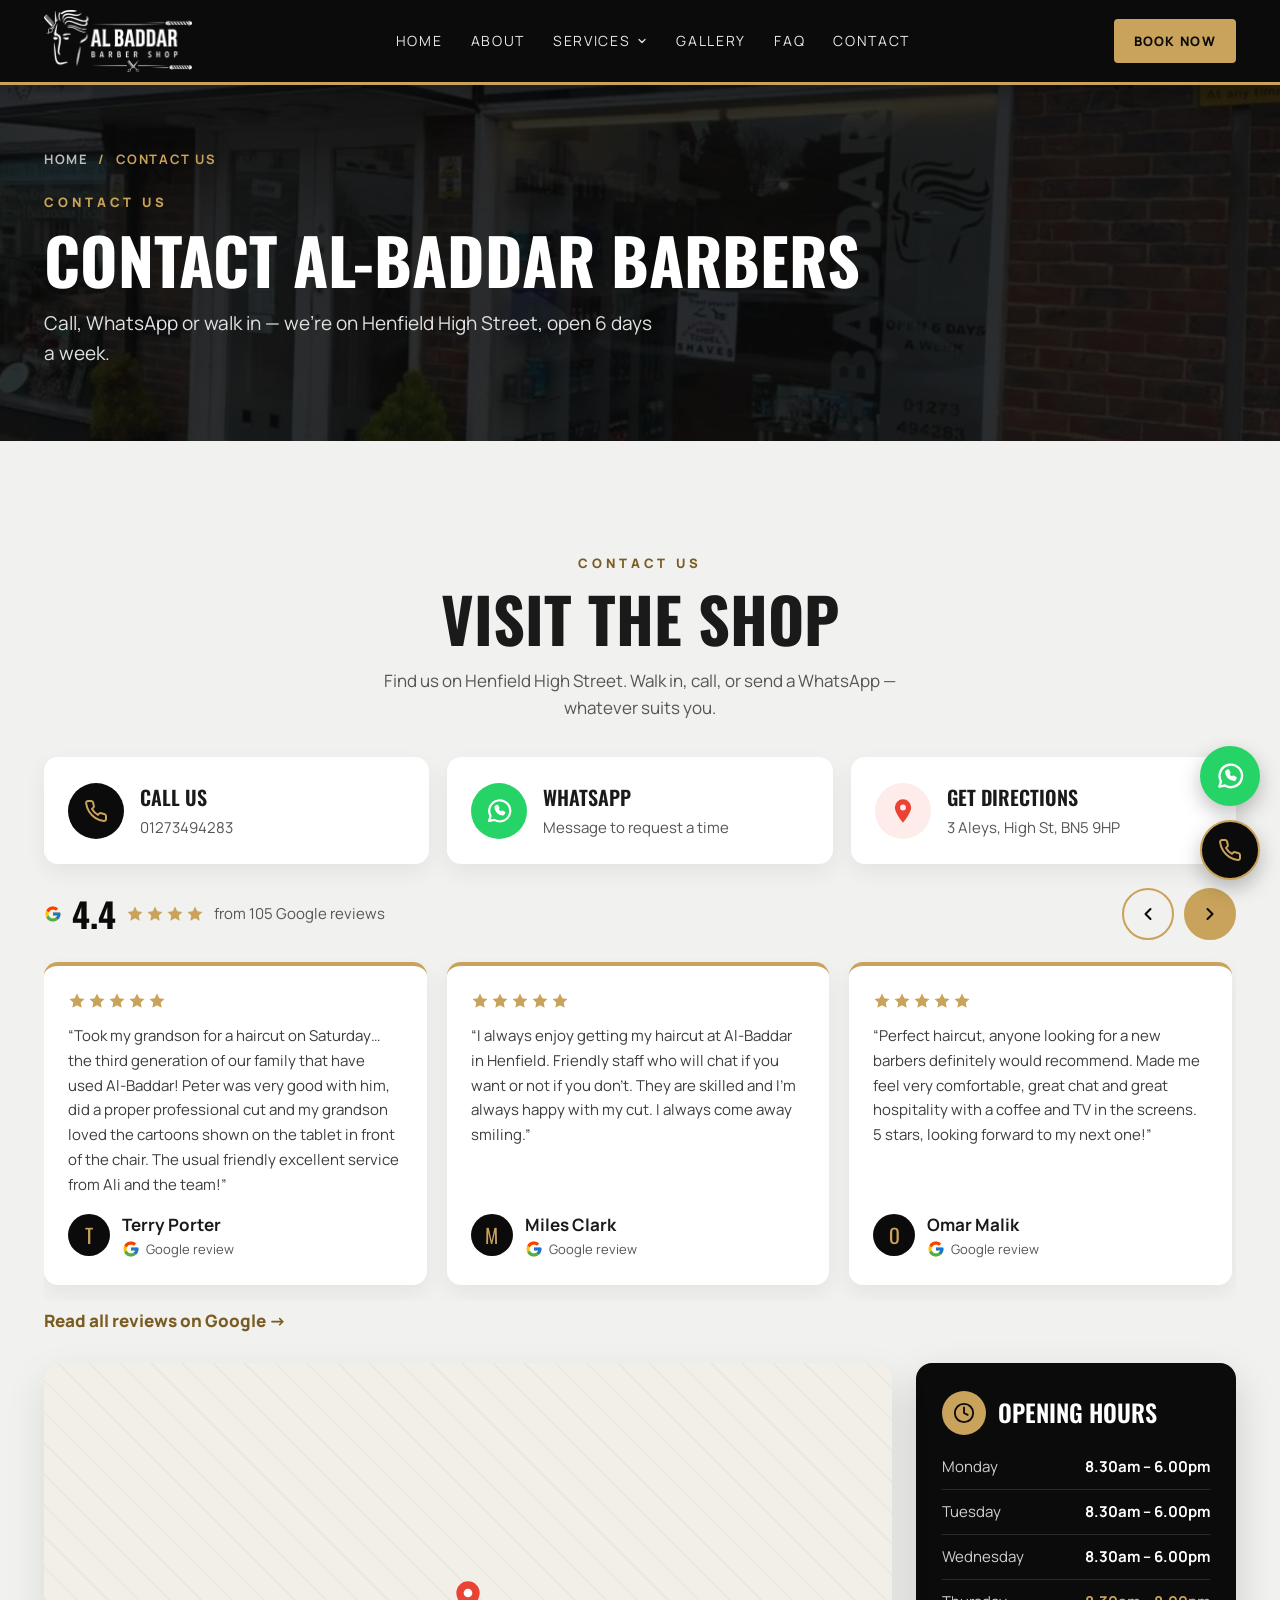
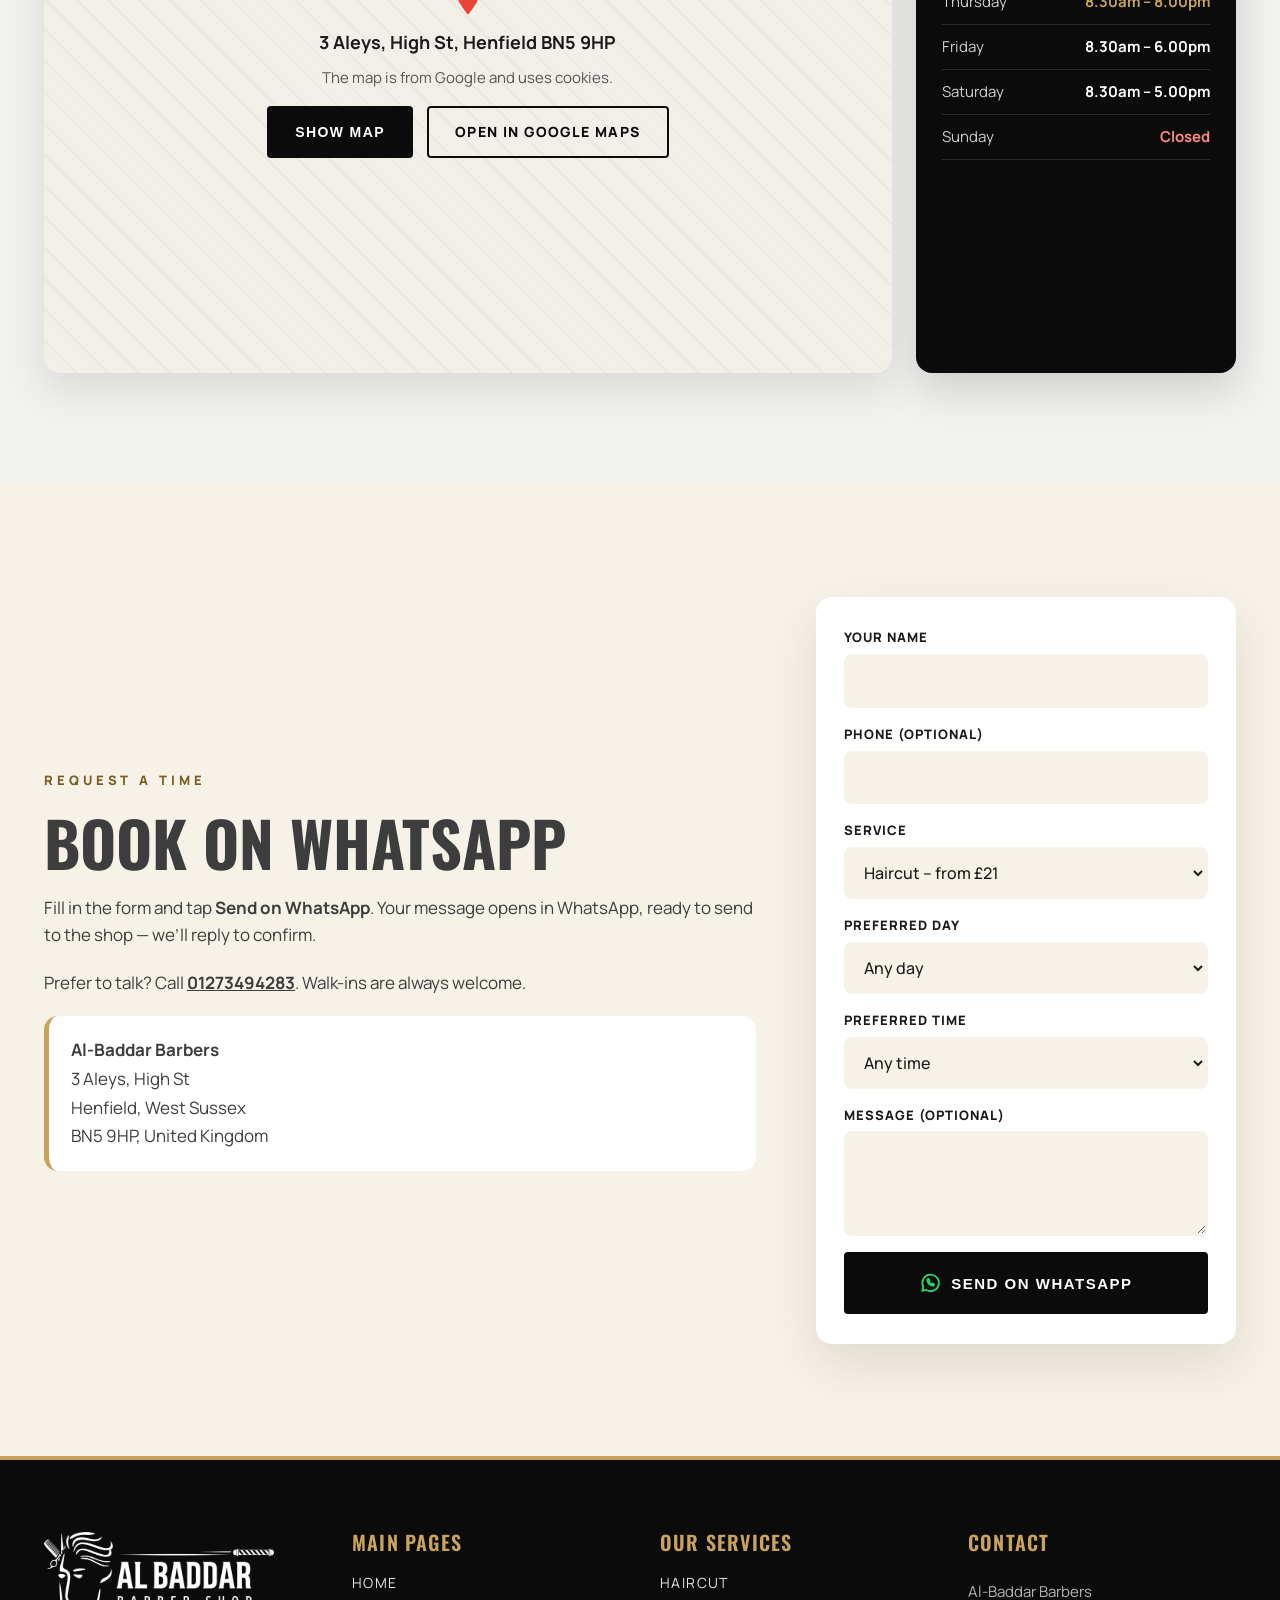
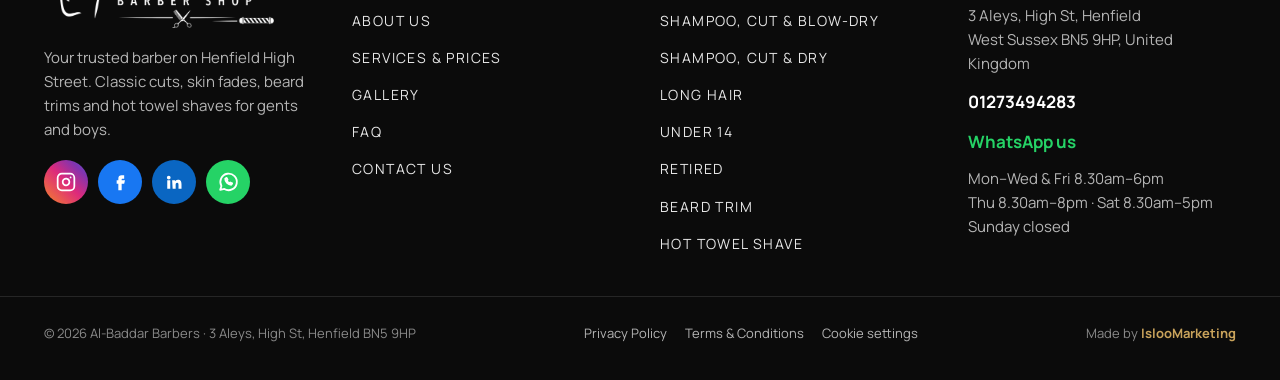
<file: contact.html>
<!doctype html>
<html lang="en-GB">
<head>
<meta charset="utf-8">
<meta name="viewport" content="width=device-width, initial-scale=1">
<title>Contact Al-Baddar Barbers | Henfield High Street</title>
<meta name="description" content="Contact Al-Baddar Barbers, 3 Aleys, High St, Henfield BN5 9HP. Call 01273494283 or WhatsApp. Open Mon–Sat, late Thursday until 8pm.">
<link rel="canonical" href="https://www.albaddarbarbers.co.uk/contact.html">
<meta name="robots" content="index, follow, max-image-preview:large">
<meta name="theme-color" content="#0b0b0b">
<meta name="geo.region" content="GB-WSX">
<meta name="geo.placename" content="Henfield">
<meta property="og:type" content="website">
<meta property="og:site_name" content="Al-Baddar Barbers">
<meta property="og:locale" content="en_GB">
<meta property="og:title" content="Contact Al-Baddar Barbers | Henfield High Street">
<meta property="og:description" content="Contact Al-Baddar Barbers, 3 Aleys, High St, Henfield BN5 9HP. Call 01273494283 or WhatsApp. Open Mon–Sat, late Thursday until 8pm.">
<meta property="og:url" content="https://www.albaddarbarbers.co.uk/contact.html">
<meta property="og:image" content="https://www.albaddarbarbers.co.uk/assets/img/og-image.jpg">
<meta property="og:image:width" content="1200">
<meta property="og:image:height" content="630">
<meta property="og:image:alt" content="Al-Baddar Barber Shop, Henfield">
<meta name="twitter:card" content="summary_large_image">
<meta name="twitter:title" content="Contact Al-Baddar Barbers | Henfield High Street">
<meta name="twitter:description" content="Contact Al-Baddar Barbers, 3 Aleys, High St, Henfield BN5 9HP. Call 01273494283 or WhatsApp. Open Mon–Sat, late Thursday until 8pm.">
<meta name="twitter:image" content="https://www.albaddarbarbers.co.uk/assets/img/og-image.jpg">
<link rel="icon" href="favicon.ico" sizes="any">
<link rel="icon" type="image/png" sizes="32x32" href="assets/img/favicon-32.png">
<link rel="apple-touch-icon" href="assets/img/apple-touch-icon.png">
<link rel="manifest" href="site.webmanifest">
<link rel="preconnect" href="https://fonts.googleapis.com">
<link rel="preconnect" href="https://fonts.gstatic.com" crossorigin>
<link rel="preload" as="style" href="https://fonts.googleapis.com/css2?family=Oswald:wght@500;600;700&amp;family=Manrope:wght@400;600;700;800&amp;display=swap" onload="this.onload=null;this.rel='stylesheet'">
<noscript><link rel="stylesheet" href="https://fonts.googleapis.com/css2?family=Oswald:wght@500;600;700&amp;family=Manrope:wght@400;600;700;800&amp;display=swap"></noscript>
<link rel="stylesheet" href="assets/css/style.min.css">

<script type="application/ld+json">{
 "@context": "https://schema.org",
 "@graph": [
  {
   "@type": "ContactPage",
   "@id": "https://www.albaddarbarbers.co.uk/contact.html#webpage",
   "url": "https://www.albaddarbarbers.co.uk/contact.html",
   "name": "Contact Al-Baddar Barbers",
   "about": {
    "@id": "https://www.albaddarbarbers.co.uk/#business"
   },
   "isPartOf": {
    "@id": "https://www.albaddarbarbers.co.uk/#website"
   },
   "inLanguage": "en-GB",
   "dateModified": "2026-10-15"
  },
  {
   "@type": "BreadcrumbList",
   "itemListElement": [
    {
     "@type": "ListItem",
     "position": 1,
     "name": "Home",
     "item": "https://www.albaddarbarbers.co.uk/"
    },
    {
     "@type": "ListItem",
     "position": 2,
     "name": "Contact Us",
     "item": "https://www.albaddarbarbers.co.uk/contact.html"
    }
   ]
  },
  {
   "@type": [
    "HairSalon",
    "LocalBusiness"
   ],
   "@id": "https://www.albaddarbarbers.co.uk/#business",
   "name": "Al-Baddar Barbers",
   "alternateName": [
    "Al-Baddar Barber Shop",
    "Al-Baddar Barbers"
   ],
   "description": "Trusted local barbershop on Henfield High Street, serving the community for over 30 years. Haircuts, skin fades, beard trims and hot towel shaves for men and boys of all ages. Walk-ins welcome.",
   "url": "https://www.albaddarbarbers.co.uk/",
   "telephone": "+441273494283",
   "priceRange": "£12–£25",
   "currenciesAccepted": "GBP",
   "foundingDate": "1997",
   "image": [
    "https://www.albaddarbarbers.co.uk/assets/img/shopfront-henfield-high-street.webp",
    "https://www.albaddarbarbers.co.uk/assets/img/barbers-cutting-hair.webp",
    "https://www.albaddarbarbers.co.uk/assets/img/og-image.jpg"
   ],
   "logo": "https://www.albaddarbarbers.co.uk/assets/img/logo-al-baddar.png",
   "address": {
    "@type": "PostalAddress",
    "streetAddress": "3 Aleys, High Street",
    "addressLocality": "Henfield",
    "addressRegion": "West Sussex",
    "postalCode": "BN5 9HP",
    "addressCountry": "GB"
   },
   "hasMap": "https://maps.app.goo.gl/eHV9sWdLyRKpXMxz9",
   "areaServed": [
    {
     "@type": "Place",
     "name": "Henfield"
    },
    {
     "@type": "Place",
     "name": "West Sussex"
    }
   ],
   "openingHoursSpecification": [
    {
     "@type": "OpeningHoursSpecification",
     "dayOfWeek": [
      "Monday",
      "Tuesday",
      "Wednesday",
      "Friday"
     ],
     "opens": "08:30",
     "closes": "18:00"
    },
    {
     "@type": "OpeningHoursSpecification",
     "dayOfWeek": "Thursday",
     "opens": "08:30",
     "closes": "20:00"
    },
    {
     "@type": "OpeningHoursSpecification",
     "dayOfWeek": "Saturday",
     "opens": "08:30",
     "closes": "17:00"
    }
   ],
   "sameAs": [
    "https://www.instagram.com/al_baddars/",
    "https://www.facebook.com/albaddarsbarberssussex/",
    "https://uk.linkedin.com/company/al-baddar"
   ],
   "hasOfferCatalog": {
    "@type": "OfferCatalog",
    "name": "Barber services",
    "itemListElement": [
     {
      "@type": "Offer",
      "price": "21.00",
      "priceCurrency": "GBP",
      "url": "https://www.albaddarbarbers.co.uk/services/haircut.html",
      "itemOffered": {
       "@type": "Service",
       "name": "Haircut",
       "description": "Our classic gents haircut — a traditional cut, skin fade or modern fade, finished with a professional style."
      }
     },
     {
      "@type": "Offer",
      "price": "25.00",
      "priceCurrency": "GBP",
      "url": "https://www.albaddarbarbers.co.uk/services/shampoo-cut-blow-dry.html",
      "itemOffered": {
       "@type": "Service",
       "name": "Shampoo, Cut & Blow-dry",
       "description": "A fresh shampoo, your haircut of choice, then blow-dried and styled."
      }
     },
     {
      "@type": "Offer",
      "price": "24.00",
      "priceCurrency": "GBP",
      "url": "https://www.albaddarbarbers.co.uk/services/shampoo-cut-dry.html",
      "itemOffered": {
       "@type": "Service",
       "name": "Shampoo, Cut & Dry",
       "description": "Shampoo and haircut, dried and finished."
      }
     },
     {
      "@type": "Offer",
      "price": "22.00",
      "priceCurrency": "GBP",
      "url": "https://www.albaddarbarbers.co.uk/services/long-hair.html",
      "itemOffered": {
       "@type": "Service",
       "name": "Long Hair",
       "description": "Shaping and trimming for longer styles."
      }
     },
     {
      "@type": "Offer",
      "price": "17.00",
      "priceCurrency": "GBP",
      "url": "https://www.albaddarbarbers.co.uk/services/under-14.html",
      "itemOffered": {
       "@type": "Service",
       "name": "Under 14",
       "description": "Haircuts for boys under 14 — patient, friendly service."
      }
     },
     {
      "@type": "Offer",
      "price": "17.00",
      "priceCurrency": "GBP",
      "url": "https://www.albaddarbarbers.co.uk/services/retired.html",
      "itemOffered": {
       "@type": "Service",
       "name": "Retired",
       "description": "The same quality haircut at a reduced price for retired customers."
      }
     },
     {
      "@type": "Offer",
      "price": "12.00",
      "priceCurrency": "GBP",
      "url": "https://www.albaddarbarbers.co.uk/services/beard-trim.html",
      "itemOffered": {
       "@type": "Service",
       "name": "Beard Trim",
       "description": "Your beard shaped, lined up and tidied to suit your face."
      }
     },
     {
      "@type": "Offer",
      "price": "22.00",
      "priceCurrency": "GBP",
      "url": "https://www.albaddarbarbers.co.uk/services/hot-towel-shave.html",
      "itemOffered": {
       "@type": "Service",
       "name": "Hot Towel Shave",
       "description": "The traditional barber shave, with hot towels."
      }
     }
    ]
   }
  }
 ]
}</script>
</head>
<body>
<a class="skip" href="#main">Skip to content</a>
<div class="fly-layer" aria-hidden="true"><div class="fly"><svg width="80" height="80" viewBox="0 0 24 24" fill="none" stroke="currentColor" stroke-width="1.3" stroke-linecap="round" stroke-linejoin="round" aria-hidden="true"><path d="M6 3a3 3 0 1 0 0 6 3 3 0 0 0 0-6zM6 15a3 3 0 1 0 0 6 3 3 0 0 0 0-6zM20 4L8.1 15.9M14.5 14.5L20 20M8.1 8.1L12 12"/></svg></div><div class="fly"><svg width="96" height="96" viewBox="0 0 24 24" fill="none" stroke="currentColor" stroke-width="1.3" stroke-linecap="round" stroke-linejoin="round" aria-hidden="true"><path d="M3 6h18v4H3zM5 10v8M8 10v8M11 10v8M14 10v8M17 10v8M20 10v6"/></svg></div><div class="fly"><svg width="72" height="72" viewBox="0 0 24 24" fill="none" stroke="currentColor" stroke-width="1.3" stroke-linecap="round" stroke-linejoin="round" aria-hidden="true"><path d="M8 2h8a3 3 0 0 1 3 3v5a3 3 0 0 1-3 3H8a3 3 0 0 1-3-3V5a3 3 0 0 1 3-3zM10 13h4v9h-4zM9 6h.01M12 6h.01M15 6h.01M9 9h.01M12 9h.01M15 9h.01"/></svg></div><div class="fly"><svg width="110" height="110" viewBox="0 0 24 24" fill="none" stroke="currentColor" stroke-width="1.3" stroke-linecap="round" stroke-linejoin="round" aria-hidden="true"><path d="M8 3h8l1 4 4 2-2 12H5L3 9l4-2zM9 3c0 2 1.3 3 3 3s3-1 3-3"/></svg></div><div class="fly"><svg width="70" height="70" viewBox="0 0 24 24" fill="none" stroke="currentColor" stroke-width="1.3" stroke-linecap="round" stroke-linejoin="round" aria-hidden="true"><path d="M7 2h10v4H7zM6 6h12l-1 14a2 2 0 0 1-2 2H9a2 2 0 0 1-2-2zM9 2v4M12 2v4M15 2v4M10 12h4"/></svg></div><div class="fly"><svg width="64" height="64" viewBox="0 0 24 24" fill="none" stroke="currentColor" stroke-width="1.3" stroke-linecap="round" stroke-linejoin="round" aria-hidden="true"><path d="M10 2h4v3h-4zM9 5h6l-.5 15a1.5 1.5 0 0 1-1.5 1.5h-2A1.5 1.5 0 0 1 9.5 20zM12 9v3"/></svg></div><div class="fly"><svg width="100" height="100" viewBox="0 0 24 24" fill="none" stroke="currentColor" stroke-width="1.3" stroke-linecap="round" stroke-linejoin="round" aria-hidden="true"><path d="M6 3a3 3 0 1 0 0 6 3 3 0 0 0 0-6zM6 15a3 3 0 1 0 0 6 3 3 0 0 0 0-6zM20 4L8.1 15.9M14.5 14.5L20 20M8.1 8.1L12 12"/></svg></div><div class="fly"><svg width="76" height="76" viewBox="0 0 24 24" fill="none" stroke="currentColor" stroke-width="1.3" stroke-linecap="round" stroke-linejoin="round" aria-hidden="true"><path d="M3 6h18v4H3zM5 10v8M8 10v8M11 10v8M14 10v8M17 10v8M20 10v6"/></svg></div></div>
<div class="fabs">
<a href="https://wa.me/441273494283?text=Hi%20Al-Baddar%20Barbers%2C%20I%20would%20like%20to%20book%20an%20appointment." class="fab wa" aria-label="Chat on WhatsApp" target="_blank" rel="noopener"><svg width="30" height="30" viewBox="0 0 24 24" fill="none" stroke="currentColor" stroke-width="1.9" stroke-linecap="round" stroke-linejoin="round" aria-hidden="true"><path d="M3.5 20.5l1.3-4.2A9 9 0 1 1 8 19.6zM9 8.5c0 3.5 3 6.5 6.5 6.5l1-1.5-2-1-1 .8c-1.2-.5-2.3-1.6-2.8-2.8l.8-1-1-2z"/></svg></a>
<a href="tel:+441273494283" class="fab call" aria-label="Call Al-Baddar Barbers"><svg width="24" height="24" viewBox="0 0 24 24" fill="none" stroke="currentColor" stroke-width="2" stroke-linecap="round" stroke-linejoin="round" aria-hidden="true"><path d="M22 16.9v3a2 2 0 0 1-2.2 2 19.8 19.8 0 0 1-8.6-3.1 19.5 19.5 0 0 1-6-6A19.8 19.8 0 0 1 2.1 4.2 2 2 0 0 1 4.1 2h3a2 2 0 0 1 2 1.7c.1 1 .4 1.9.7 2.8a2 2 0 0 1-.5 2.1L8 9.9a16 16 0 0 0 6 6l1.3-1.3a2 2 0 0 1 2.1-.4c.9.3 1.8.6 2.8.7a2 2 0 0 1 1.7 2z"/></svg></a>
</div>
<header class="header"><div class="container">
<a class="brand" href="index.html#top" aria-label="Al-Baddar Barbers home"><img src="assets/img/logo-al-baddar.webp" alt="Al-Baddar Barber Shop" width="600" height="251"></a>
<nav class="nav" aria-label="Main">
<a href="index.html#top">Home</a><a href="about.html">About</a>
<div class="dd"><a href="index.html#services">Services <svg width="12" height="12" viewBox="0 0 24 24" fill="none" stroke="currentColor" stroke-width="2.5" stroke-linecap="round" stroke-linejoin="round" aria-hidden="true"><path d="M6 9l6 6 6-6"/></svg></a><div class="dd-menu"><a href="services/haircut.html"><span>Haircut</span><b>From £21</b></a><a href="services/shampoo-cut-blow-dry.html"><span>Shampoo, Cut &amp; Blow-dry</span><b>From £25</b></a><a href="services/shampoo-cut-dry.html"><span>Shampoo, Cut &amp; Dry</span><b>£24 (Retired / Over 67)</b></a><a href="services/long-hair.html"><span>Long Hair</span><b>From £22</b></a><a href="services/under-14.html"><span>Under 14</span><b>From £17</b></a><a href="services/retired.html"><span>Retired</span><b>£17 (Over 67)</b></a><a href="services/beard-trim.html"><span>Beard Trim</span><b>From £12</b></a><a href="services/hot-towel-shave.html"><span>Hot Towel Shave</span><b>From £22</b></a></div></div>
<a href="index.html#gallery">Gallery</a><a href="index.html#faq">FAQ</a><a href="contact.html">Contact</a>
</nav>
<div class="header-cta">
<a class="btn btn-gold btn-sm hide-xs" href="https://wa.me/441273494283?text=Hi%20Al-Baddar%20Barbers%2C%20I%20would%20like%20to%20book%20an%20appointment." target="_blank" rel="noopener">Book Now</a>
<details class="burger"><summary aria-label="Open menu"><svg width="20" height="20" viewBox="0 0 24 24" fill="none" stroke="currentColor" stroke-width="2" stroke-linecap="round" stroke-linejoin="round" aria-hidden="true"><path d="M3 6h18M3 12h18M3 18h18"/></svg></summary>
<nav class="mnav" aria-label="Mobile"><a href="index.html#top">Home</a><a href="about.html">About</a><a href="index.html#services">Services &amp; Prices</a><a class="sub" href="services/haircut.html">— Haircut · from £21</a><a class="sub" href="services/shampoo-cut-blow-dry.html">— Shampoo, Cut &amp; Blow-dry · from £25</a><a class="sub" href="services/shampoo-cut-dry.html">— Shampoo, Cut &amp; Dry · £24 (Retired / Over 67)</a><a class="sub" href="services/long-hair.html">— Long Hair · from £22</a><a class="sub" href="services/under-14.html">— Under 14 · from £17</a><a class="sub" href="services/retired.html">— Retired · £17 (Over 67)</a><a class="sub" href="services/beard-trim.html">— Beard Trim · from £12</a><a class="sub" href="services/hot-towel-shave.html">— Hot Towel Shave · from £22</a><a href="index.html#gallery">Gallery</a><a href="index.html#faq">FAQ</a><a href="contact.html">Contact</a></nav>
</details>
</div>
</div></header>
<main id="main">
<section class="page-hero photo-bg">
<img src="assets/img/shopfront-henfield-high-street.webp" srcset="assets/img/shopfront-henfield-high-street-400.webp 400w, assets/img/shopfront-henfield-high-street-800.webp 800w, assets/img/shopfront-henfield-high-street.webp 1319w" sizes="100vw" alt="" width="1319" height="1067" fetchpriority="high" class="bg">
<div class="container">
<nav class="crumbs light" aria-label="Breadcrumb"><ol><li><a href="index.html">Home</a></li><li aria-current="page">Contact Us</li></ol></nav>
<p class="eyebrow">Contact Us</p><h1>Contact Al-Baddar Barbers</h1><p class="intro">Call, WhatsApp or walk in — we’re on Henfield High Street, open 6 days a week.</p>
</div></section>

<section class="section bg-grey" id="visit"><div class="container">
<div class="center rv"><p class="eyebrow">Contact Us</p><h2 class="h2">Visit the Shop</h2>
<p class="lead">Find us on Henfield High Street. Walk in, call, or send a WhatsApp — whatever suits you.</p></div>
<div class="ccards">
<a class="ccard rv" href="tel:+441273494283"><span class="ic"><svg width="24" height="24" viewBox="0 0 24 24" fill="none" stroke="currentColor" stroke-width="2" stroke-linecap="round" stroke-linejoin="round" aria-hidden="true"><path d="M22 16.9v3a2 2 0 0 1-2.2 2 19.8 19.8 0 0 1-8.6-3.1 19.5 19.5 0 0 1-6-6A19.8 19.8 0 0 1 2.1 4.2 2 2 0 0 1 4.1 2h3a2 2 0 0 1 2 1.7c.1 1 .4 1.9.7 2.8a2 2 0 0 1-.5 2.1L8 9.9a16 16 0 0 0 6 6l1.3-1.3a2 2 0 0 1 2.1-.4c.9.3 1.8.6 2.8.7a2 2 0 0 1 1.7 2z"/></svg></span><span><strong>Call Us</strong><span class="t">01273494283</span></span></a>
<a class="ccard rv" href="https://wa.me/441273494283?text=Hi%20Al-Baddar%20Barbers%2C%20I%20would%20like%20to%20book%20an%20appointment." target="_blank" rel="noopener"><span class="ic wa"><svg width="28" height="28" viewBox="0 0 24 24" fill="none" stroke="currentColor" stroke-width="1.9" stroke-linecap="round" stroke-linejoin="round" aria-hidden="true"><path d="M3.5 20.5l1.3-4.2A9 9 0 1 1 8 19.6zM9 8.5c0 3.5 3 6.5 6.5 6.5l1-1.5-2-1-1 .8c-1.2-.5-2.3-1.6-2.8-2.8l.8-1-1-2z"/></svg></span><span><strong>WhatsApp</strong><span class="t">Message to request a time</span></span></a>
<a class="ccard rv" href="https://maps.app.goo.gl/eHV9sWdLyRKpXMxz9" target="_blank" rel="noopener"><span class="ic pin"><svg width="28" height="28" viewBox="0 0 24 24" fill="#EA4335" stroke="none" stroke-width="0" stroke-linecap="round" stroke-linejoin="round" aria-hidden="true"><path d="M12 2a7 7 0 0 0-7 7c0 5 7 13 7 13s7-8 7-13a7 7 0 0 0-7-7zm0 9.5A2.5 2.5 0 1 1 12 6.5a2.5 2.5 0 0 1 0 5z"/></svg></span><span><strong>Get Directions</strong><span class="t">3 Aleys, High St, BN5 9HP</span></span></a>
</div>
<div class="reviews rv" data-reviews>
<div class="reviews-head"><div class="rscore"><svg width="18" height="18" viewBox="0 0 48 48" aria-hidden="true"><path fill="#FFC107" d="M43.6 20.5H42V20H24v8h11.3C33.7 32.7 29.2 36 24 36c-6.6 0-12-5.4-12-12s5.4-12 12-12c3.1 0 5.8 1.2 7.9 3.1l5.7-5.7C34 6.1 29.3 4 24 4 12.9 4 4 12.9 4 24s8.9 20 20 20 20-8.9 20-20c0-1.3-.1-2.4-.4-3.5z"/><path fill="#FF3D00" d="M6.3 14.7l6.6 4.8C14.7 15.1 19 12 24 12c3.1 0 5.8 1.2 7.9 3.1l5.7-5.7C34 6.1 29.3 4 24 4 16.3 4 9.7 8.3 6.3 14.7z"/><path fill="#4CAF50" d="M24 44c5.2 0 9.9-2 13.4-5.2l-6.2-5.2C29.2 35.1 26.7 36 24 36c-5.2 0-9.6-3.3-11.3-8l-6.5 5C9.5 39.6 16.2 44 24 44z"/><path fill="#1976D2" d="M43.6 20.5H42V20H24v8h11.3c-.8 2.2-2.2 4.2-4.1 5.6l6.2 5.2C37 39.2 44 34 44 24c0-1.3-.1-2.4-.4-3.5z"/></svg><b>4.4</b><span class="rstars" aria-hidden="true"><svg width="18" height="18" viewBox="0 0 24 24" fill="#c9a35b" aria-hidden="true"><path d="M12 2l3 6.3 7 1-5 4.8 1.2 6.9L12 17.8 5.8 21 7 14.1 2 9.3l7-1z"/></svg><svg width="18" height="18" viewBox="0 0 24 24" fill="#c9a35b" aria-hidden="true"><path d="M12 2l3 6.3 7 1-5 4.8 1.2 6.9L12 17.8 5.8 21 7 14.1 2 9.3l7-1z"/></svg><svg width="18" height="18" viewBox="0 0 24 24" fill="#c9a35b" aria-hidden="true"><path d="M12 2l3 6.3 7 1-5 4.8 1.2 6.9L12 17.8 5.8 21 7 14.1 2 9.3l7-1z"/></svg><svg width="18" height="18" viewBox="0 0 24 24" fill="#c9a35b" aria-hidden="true"><path d="M12 2l3 6.3 7 1-5 4.8 1.2 6.9L12 17.8 5.8 21 7 14.1 2 9.3l7-1z"/></svg></span><span>from 105 Google reviews</span></div>
<div class="rctrl"><button type="button" class="sbtn" data-rprev aria-label="Previous review"><svg width="20" height="20" viewBox="0 0 24 24" fill="none" stroke="currentColor" stroke-width="2.5" stroke-linecap="round" stroke-linejoin="round" aria-hidden="true"><path d="M15 18l-6-6 6-6"/></svg></button>
<button type="button" class="sbtn solid" data-rnext aria-label="Next review"><svg width="20" height="20" viewBox="0 0 24 24" fill="none" stroke="currentColor" stroke-width="2.5" stroke-linecap="round" stroke-linejoin="round" aria-hidden="true"><path d="M9 18l6-6-6-6"/></svg></button></div></div>
<div class="rtrack" tabindex="0" aria-label="Customer reviews"><figure class="rcard"><div class="rstars" aria-label="5 out of 5 stars"><svg width="18" height="18" viewBox="0 0 24 24" fill="#c9a35b" aria-hidden="true"><path d="M12 2l3 6.3 7 1-5 4.8 1.2 6.9L12 17.8 5.8 21 7 14.1 2 9.3l7-1z"/></svg><svg width="18" height="18" viewBox="0 0 24 24" fill="#c9a35b" aria-hidden="true"><path d="M12 2l3 6.3 7 1-5 4.8 1.2 6.9L12 17.8 5.8 21 7 14.1 2 9.3l7-1z"/></svg><svg width="18" height="18" viewBox="0 0 24 24" fill="#c9a35b" aria-hidden="true"><path d="M12 2l3 6.3 7 1-5 4.8 1.2 6.9L12 17.8 5.8 21 7 14.1 2 9.3l7-1z"/></svg><svg width="18" height="18" viewBox="0 0 24 24" fill="#c9a35b" aria-hidden="true"><path d="M12 2l3 6.3 7 1-5 4.8 1.2 6.9L12 17.8 5.8 21 7 14.1 2 9.3l7-1z"/></svg><svg width="18" height="18" viewBox="0 0 24 24" fill="#c9a35b" aria-hidden="true"><path d="M12 2l3 6.3 7 1-5 4.8 1.2 6.9L12 17.8 5.8 21 7 14.1 2 9.3l7-1z"/></svg></div>
<blockquote>“Took my grandson for a haircut on Saturday… the third generation of our family that have used Al-Baddar! Peter was very good with him, did a proper professional cut and my grandson loved the cartoons shown on the tablet in front of the chair. The usual friendly excellent service from Ali and the team!”</blockquote><figcaption><span class="ravatar" aria-hidden="true">T</span><span><strong>Terry Porter</strong><small><svg width="18" height="18" viewBox="0 0 48 48" aria-hidden="true"><path fill="#FFC107" d="M43.6 20.5H42V20H24v8h11.3C33.7 32.7 29.2 36 24 36c-6.6 0-12-5.4-12-12s5.4-12 12-12c3.1 0 5.8 1.2 7.9 3.1l5.7-5.7C34 6.1 29.3 4 24 4 12.9 4 4 12.9 4 24s8.9 20 20 20 20-8.9 20-20c0-1.3-.1-2.4-.4-3.5z"/><path fill="#FF3D00" d="M6.3 14.7l6.6 4.8C14.7 15.1 19 12 24 12c3.1 0 5.8 1.2 7.9 3.1l5.7-5.7C34 6.1 29.3 4 24 4 16.3 4 9.7 8.3 6.3 14.7z"/><path fill="#4CAF50" d="M24 44c5.2 0 9.9-2 13.4-5.2l-6.2-5.2C29.2 35.1 26.7 36 24 36c-5.2 0-9.6-3.3-11.3-8l-6.5 5C9.5 39.6 16.2 44 24 44z"/><path fill="#1976D2" d="M43.6 20.5H42V20H24v8h11.3c-.8 2.2-2.2 4.2-4.1 5.6l6.2 5.2C37 39.2 44 34 44 24c0-1.3-.1-2.4-.4-3.5z"/></svg> Google review</small></span></figcaption></figure><figure class="rcard"><div class="rstars" aria-label="5 out of 5 stars"><svg width="18" height="18" viewBox="0 0 24 24" fill="#c9a35b" aria-hidden="true"><path d="M12 2l3 6.3 7 1-5 4.8 1.2 6.9L12 17.8 5.8 21 7 14.1 2 9.3l7-1z"/></svg><svg width="18" height="18" viewBox="0 0 24 24" fill="#c9a35b" aria-hidden="true"><path d="M12 2l3 6.3 7 1-5 4.8 1.2 6.9L12 17.8 5.8 21 7 14.1 2 9.3l7-1z"/></svg><svg width="18" height="18" viewBox="0 0 24 24" fill="#c9a35b" aria-hidden="true"><path d="M12 2l3 6.3 7 1-5 4.8 1.2 6.9L12 17.8 5.8 21 7 14.1 2 9.3l7-1z"/></svg><svg width="18" height="18" viewBox="0 0 24 24" fill="#c9a35b" aria-hidden="true"><path d="M12 2l3 6.3 7 1-5 4.8 1.2 6.9L12 17.8 5.8 21 7 14.1 2 9.3l7-1z"/></svg><svg width="18" height="18" viewBox="0 0 24 24" fill="#c9a35b" aria-hidden="true"><path d="M12 2l3 6.3 7 1-5 4.8 1.2 6.9L12 17.8 5.8 21 7 14.1 2 9.3l7-1z"/></svg></div>
<blockquote>“I always enjoy getting my haircut at Al-Baddar in Henfield. Friendly staff who will chat if you want or not if you don’t. They are skilled and I’m always happy with my cut. I always come away smiling.”</blockquote><figcaption><span class="ravatar" aria-hidden="true">M</span><span><strong>Miles Clark</strong><small><svg width="18" height="18" viewBox="0 0 48 48" aria-hidden="true"><path fill="#FFC107" d="M43.6 20.5H42V20H24v8h11.3C33.7 32.7 29.2 36 24 36c-6.6 0-12-5.4-12-12s5.4-12 12-12c3.1 0 5.8 1.2 7.9 3.1l5.7-5.7C34 6.1 29.3 4 24 4 12.9 4 4 12.9 4 24s8.9 20 20 20 20-8.9 20-20c0-1.3-.1-2.4-.4-3.5z"/><path fill="#FF3D00" d="M6.3 14.7l6.6 4.8C14.7 15.1 19 12 24 12c3.1 0 5.8 1.2 7.9 3.1l5.7-5.7C34 6.1 29.3 4 24 4 16.3 4 9.7 8.3 6.3 14.7z"/><path fill="#4CAF50" d="M24 44c5.2 0 9.9-2 13.4-5.2l-6.2-5.2C29.2 35.1 26.7 36 24 36c-5.2 0-9.6-3.3-11.3-8l-6.5 5C9.5 39.6 16.2 44 24 44z"/><path fill="#1976D2" d="M43.6 20.5H42V20H24v8h11.3c-.8 2.2-2.2 4.2-4.1 5.6l6.2 5.2C37 39.2 44 34 44 24c0-1.3-.1-2.4-.4-3.5z"/></svg> Google review</small></span></figcaption></figure><figure class="rcard"><div class="rstars" aria-label="5 out of 5 stars"><svg width="18" height="18" viewBox="0 0 24 24" fill="#c9a35b" aria-hidden="true"><path d="M12 2l3 6.3 7 1-5 4.8 1.2 6.9L12 17.8 5.8 21 7 14.1 2 9.3l7-1z"/></svg><svg width="18" height="18" viewBox="0 0 24 24" fill="#c9a35b" aria-hidden="true"><path d="M12 2l3 6.3 7 1-5 4.8 1.2 6.9L12 17.8 5.8 21 7 14.1 2 9.3l7-1z"/></svg><svg width="18" height="18" viewBox="0 0 24 24" fill="#c9a35b" aria-hidden="true"><path d="M12 2l3 6.3 7 1-5 4.8 1.2 6.9L12 17.8 5.8 21 7 14.1 2 9.3l7-1z"/></svg><svg width="18" height="18" viewBox="0 0 24 24" fill="#c9a35b" aria-hidden="true"><path d="M12 2l3 6.3 7 1-5 4.8 1.2 6.9L12 17.8 5.8 21 7 14.1 2 9.3l7-1z"/></svg><svg width="18" height="18" viewBox="0 0 24 24" fill="#c9a35b" aria-hidden="true"><path d="M12 2l3 6.3 7 1-5 4.8 1.2 6.9L12 17.8 5.8 21 7 14.1 2 9.3l7-1z"/></svg></div>
<blockquote>“Perfect haircut, anyone looking for a new barbers definitely would recommend. Made me feel very comfortable, great chat and great hospitality with a coffee and TV in the screens. 5 stars, looking forward to my next one!”</blockquote><figcaption><span class="ravatar" aria-hidden="true">O</span><span><strong>Omar Malik</strong><small><svg width="18" height="18" viewBox="0 0 48 48" aria-hidden="true"><path fill="#FFC107" d="M43.6 20.5H42V20H24v8h11.3C33.7 32.7 29.2 36 24 36c-6.6 0-12-5.4-12-12s5.4-12 12-12c3.1 0 5.8 1.2 7.9 3.1l5.7-5.7C34 6.1 29.3 4 24 4 12.9 4 4 12.9 4 24s8.9 20 20 20 20-8.9 20-20c0-1.3-.1-2.4-.4-3.5z"/><path fill="#FF3D00" d="M6.3 14.7l6.6 4.8C14.7 15.1 19 12 24 12c3.1 0 5.8 1.2 7.9 3.1l5.7-5.7C34 6.1 29.3 4 24 4 16.3 4 9.7 8.3 6.3 14.7z"/><path fill="#4CAF50" d="M24 44c5.2 0 9.9-2 13.4-5.2l-6.2-5.2C29.2 35.1 26.7 36 24 36c-5.2 0-9.6-3.3-11.3-8l-6.5 5C9.5 39.6 16.2 44 24 44z"/><path fill="#1976D2" d="M43.6 20.5H42V20H24v8h11.3c-.8 2.2-2.2 4.2-4.1 5.6l6.2 5.2C37 39.2 44 34 44 24c0-1.3-.1-2.4-.4-3.5z"/></svg> Google review</small></span></figcaption></figure><figure class="rcard"><div class="rstars" aria-label="5 out of 5 stars"><svg width="18" height="18" viewBox="0 0 24 24" fill="#c9a35b" aria-hidden="true"><path d="M12 2l3 6.3 7 1-5 4.8 1.2 6.9L12 17.8 5.8 21 7 14.1 2 9.3l7-1z"/></svg><svg width="18" height="18" viewBox="0 0 24 24" fill="#c9a35b" aria-hidden="true"><path d="M12 2l3 6.3 7 1-5 4.8 1.2 6.9L12 17.8 5.8 21 7 14.1 2 9.3l7-1z"/></svg><svg width="18" height="18" viewBox="0 0 24 24" fill="#c9a35b" aria-hidden="true"><path d="M12 2l3 6.3 7 1-5 4.8 1.2 6.9L12 17.8 5.8 21 7 14.1 2 9.3l7-1z"/></svg><svg width="18" height="18" viewBox="0 0 24 24" fill="#c9a35b" aria-hidden="true"><path d="M12 2l3 6.3 7 1-5 4.8 1.2 6.9L12 17.8 5.8 21 7 14.1 2 9.3l7-1z"/></svg><svg width="18" height="18" viewBox="0 0 24 24" fill="#c9a35b" aria-hidden="true"><path d="M12 2l3 6.3 7 1-5 4.8 1.2 6.9L12 17.8 5.8 21 7 14.1 2 9.3l7-1z"/></svg></div>
<blockquote>“Great barbers, I’ve been using for years. Peter is my favourite barber, he is so professional and attentive but I’m happy to use all that work there as I always have good service. Definitely 5 stars!!!”</blockquote><figcaption><span class="ravatar" aria-hidden="true">S</span><span><strong>Stephen Mcteggart</strong><small><svg width="18" height="18" viewBox="0 0 48 48" aria-hidden="true"><path fill="#FFC107" d="M43.6 20.5H42V20H24v8h11.3C33.7 32.7 29.2 36 24 36c-6.6 0-12-5.4-12-12s5.4-12 12-12c3.1 0 5.8 1.2 7.9 3.1l5.7-5.7C34 6.1 29.3 4 24 4 12.9 4 4 12.9 4 24s8.9 20 20 20 20-8.9 20-20c0-1.3-.1-2.4-.4-3.5z"/><path fill="#FF3D00" d="M6.3 14.7l6.6 4.8C14.7 15.1 19 12 24 12c3.1 0 5.8 1.2 7.9 3.1l5.7-5.7C34 6.1 29.3 4 24 4 16.3 4 9.7 8.3 6.3 14.7z"/><path fill="#4CAF50" d="M24 44c5.2 0 9.9-2 13.4-5.2l-6.2-5.2C29.2 35.1 26.7 36 24 36c-5.2 0-9.6-3.3-11.3-8l-6.5 5C9.5 39.6 16.2 44 24 44z"/><path fill="#1976D2" d="M43.6 20.5H42V20H24v8h11.3c-.8 2.2-2.2 4.2-4.1 5.6l6.2 5.2C37 39.2 44 34 44 24c0-1.3-.1-2.4-.4-3.5z"/></svg> Google review</small></span></figcaption></figure><figure class="rcard"><div class="rstars" aria-label="5 out of 5 stars"><svg width="18" height="18" viewBox="0 0 24 24" fill="#c9a35b" aria-hidden="true"><path d="M12 2l3 6.3 7 1-5 4.8 1.2 6.9L12 17.8 5.8 21 7 14.1 2 9.3l7-1z"/></svg><svg width="18" height="18" viewBox="0 0 24 24" fill="#c9a35b" aria-hidden="true"><path d="M12 2l3 6.3 7 1-5 4.8 1.2 6.9L12 17.8 5.8 21 7 14.1 2 9.3l7-1z"/></svg><svg width="18" height="18" viewBox="0 0 24 24" fill="#c9a35b" aria-hidden="true"><path d="M12 2l3 6.3 7 1-5 4.8 1.2 6.9L12 17.8 5.8 21 7 14.1 2 9.3l7-1z"/></svg><svg width="18" height="18" viewBox="0 0 24 24" fill="#c9a35b" aria-hidden="true"><path d="M12 2l3 6.3 7 1-5 4.8 1.2 6.9L12 17.8 5.8 21 7 14.1 2 9.3l7-1z"/></svg><svg width="18" height="18" viewBox="0 0 24 24" fill="#c9a35b" aria-hidden="true"><path d="M12 2l3 6.3 7 1-5 4.8 1.2 6.9L12 17.8 5.8 21 7 14.1 2 9.3l7-1z"/></svg></div>
<blockquote>“Very friendly staff make you feel at ease. Happy to talk you through your desired look. Very clean environment. Great service — definitely recommend Peter.”</blockquote><figcaption><span class="ravatar" aria-hidden="true">S</span><span><strong>Steve Martin</strong><small><svg width="18" height="18" viewBox="0 0 48 48" aria-hidden="true"><path fill="#FFC107" d="M43.6 20.5H42V20H24v8h11.3C33.7 32.7 29.2 36 24 36c-6.6 0-12-5.4-12-12s5.4-12 12-12c3.1 0 5.8 1.2 7.9 3.1l5.7-5.7C34 6.1 29.3 4 24 4 12.9 4 4 12.9 4 24s8.9 20 20 20 20-8.9 20-20c0-1.3-.1-2.4-.4-3.5z"/><path fill="#FF3D00" d="M6.3 14.7l6.6 4.8C14.7 15.1 19 12 24 12c3.1 0 5.8 1.2 7.9 3.1l5.7-5.7C34 6.1 29.3 4 24 4 16.3 4 9.7 8.3 6.3 14.7z"/><path fill="#4CAF50" d="M24 44c5.2 0 9.9-2 13.4-5.2l-6.2-5.2C29.2 35.1 26.7 36 24 36c-5.2 0-9.6-3.3-11.3-8l-6.5 5C9.5 39.6 16.2 44 24 44z"/><path fill="#1976D2" d="M43.6 20.5H42V20H24v8h11.3c-.8 2.2-2.2 4.2-4.1 5.6l6.2 5.2C37 39.2 44 34 44 24c0-1.3-.1-2.4-.4-3.5z"/></svg> Google review</small></span></figcaption></figure></div>
<a class="rall" href="https://www.google.com/maps/place/Al-Baddar/@50.9311391,-0.2721655,17z/data=!4m8!3m7!1s0x487593fe40368f29:0x3e69b0c4007fd623!8m2!3d50.9311391!4d-0.2721655!9m1!1b1" target="_blank" rel="noopener">Read all reviews on Google →</a>
</div>
<div class="visit">
<div class="map rv"><iframe data-src="https://www.google.com/maps?q=Al-Baddar,+3+High+St,+Henfield+BN5+9HP,+UK&amp;output=embed" title="Map showing Al-Baddar Barbers on Henfield High Street" loading="lazy" referrerpolicy="no-referrer-when-downgrade" allowfullscreen></iframe>
<div class="map-off"><svg width="40" height="40" viewBox="0 0 24 24" aria-hidden="true"><path d="M12 2a7 7 0 0 0-7 7c0 5 7 13 7 13s7-8 7-13a7 7 0 0 0-7-7z" fill="#EA4335"/><circle cx="12" cy="9" r="2.6" fill="#fff"/></svg>
<strong>3 Aleys, High St, Henfield BN5 9HP</strong><p>The map is from Google and uses cookies.</p>
<div class="btn-row"><button type="button" class="btn btn-dark" data-show-map>Show map</button><a class="btn btn-outline" href="https://maps.app.goo.gl/eHV9sWdLyRKpXMxz9" target="_blank" rel="noopener">Open in Google Maps</a></div></div></div>
<div class="hours rv"><h3><span class="ic"><svg width="22" height="22" viewBox="0 0 24 24" fill="none" stroke="currentColor" stroke-width="2" stroke-linecap="round" stroke-linejoin="round" aria-hidden="true"><path d="M12 2a10 10 0 1 0 0 20 10 10 0 0 0 0-20zM12 6v6l4 2"/></svg></span>Opening Hours</h3><dl><div><dt>Monday</dt><dd class="">8.30am – 6.00pm</dd></div><div><dt>Tuesday</dt><dd class="">8.30am – 6.00pm</dd></div><div><dt>Wednesday</dt><dd class="">8.30am – 6.00pm</dd></div><div><dt>Thursday</dt><dd class="late">8.30am – 8.00pm</dd></div><div><dt>Friday</dt><dd class="">8.30am – 6.00pm</dd></div><div><dt>Saturday</dt><dd class="">8.30am – 5.00pm</dd></div><div><dt>Sunday</dt><dd class="closed">Closed</dd></div></dl><div class="ph"><img src="assets/img/shopfront-henfield-high-street.webp" srcset="assets/img/shopfront-henfield-high-street-400.webp 400w, assets/img/shopfront-henfield-high-street-800.webp 800w, assets/img/shopfront-henfield-high-street.webp 1319w" sizes="(max-width: 900px) 100vw, 600px" alt="Al-Baddar Barbers shopfront on Henfield High Street" width="1319" height="1067" loading="lazy" decoding="async"></div></div>
</div>
</div></section>

<section class="section bg-cream"><div class="container split">
<div class="grow stack about-copy rv">
<p class="eyebrow" style="margin:0">Request a Time</p>
<h2 class="h2">Book on WhatsApp</h2>
<p>Fill in the form and tap <strong>Send on WhatsApp</strong>. Your message opens in WhatsApp, ready to send to the shop — we’ll reply to confirm.</p>
<p>Prefer to talk? Call <a href="tel:+441273494283"><strong>01273494283</strong></a>. Walk-ins are always welcome.</p>
<address class="addr"><strong>Al-Baddar Barbers</strong><br>3 Aleys, High St<br>Henfield, West Sussex<br>BN5 9HP, United Kingdom</address>
</div>
<form class="book rv" id="book" action="https://wa.me/441273494283" method="get" target="_blank">
<div class="row2"><label>Your name<input name="name" autocomplete="name" required></label><label>Phone (optional)<input name="phone" type="tel" autocomplete="tel"></label></div>
<label>Service<select name="service"><option>Haircut – from £21</option><option>Shampoo, Cut &amp; Blow-dry – from £25</option><option>Shampoo, Cut &amp; Dry – £24 (Retired / Over 67)</option><option>Long Hair – from £22</option><option>Under 14 – from £17</option><option>Retired – £17 (Over 67)</option><option>Beard Trim – from £12</option><option>Hot Towel Shave – from £22</option></select></label>
<div class="row2"><label>Preferred day<select name="day"><option>Any day</option><option>Monday</option><option>Tuesday</option><option>Wednesday</option><option>Thursday</option><option>Friday</option><option>Saturday</option></select></label>
<label>Preferred time<select name="time"><option>Any time</option><option>Morning</option><option>Afternoon</option><option>Evening (Thursday late)</option></select></label></div>
<label>Message (optional)<textarea name="message" rows="3"></textarea></label>
<input type="hidden" name="text" value="Hi Al-Baddar Barbers, I would like to book an appointment.">
<button class="btn btn-dark btn-block" type="submit"><span style="color:var(--wa);display:flex"><svg width="22" height="22" viewBox="0 0 24 24" fill="none" stroke="currentColor" stroke-width="2" stroke-linecap="round" stroke-linejoin="round" aria-hidden="true"><path d="M3.5 20.5l1.3-4.2A9 9 0 1 1 8 19.6zM9 8.5c0 3.5 3 6.5 6.5 6.5l1-1.5-2-1-1 .8c-1.2-.5-2.3-1.6-2.8-2.8l.8-1-1-2z"/></svg></span>Send on WhatsApp</button>
</form>
</div></section>
</main>
<footer class="footer"><div class="container cols">
<div><img class="logo" src="assets/img/logo-al-baddar.webp" alt="Al-Baddar Barber Shop" width="600" height="251" loading="lazy">
<p style="margin-top:18px">Your trusted barber on Henfield High Street. Classic cuts, skin fades, beard trims and hot towel shaves for gents and boys.</p>
<div class="socials"><a href="https://www.instagram.com/al_baddars/" class="soc ig" aria-label="Instagram" target="_blank" rel="noopener"><svg width="20" height="20" viewBox="0 0 24 24" fill="none" stroke="currentColor" stroke-width="2.1" stroke-linecap="round" stroke-linejoin="round" aria-hidden="true"><path d="M7 2h10a5 5 0 0 1 5 5v10a5 5 0 0 1-5 5H7a5 5 0 0 1-5-5V7a5 5 0 0 1 5-5zM16 11.4A4 4 0 1 1 12.6 8 4 4 0 0 1 16 11.4zM17.5 6.5h.01"/></svg></a><a href="https://www.facebook.com/albaddarsbarberssussex/" class="soc fb" aria-label="Facebook" target="_blank" rel="noopener"><svg width="20" height="20" viewBox="0 0 24 24" fill="currentColor" stroke="none" stroke-width="2.1" stroke-linecap="round" stroke-linejoin="round" aria-hidden="true"><path d="M14 8h3V4h-3a4 4 0 0 0-4 4v2H8v4h2v8h4v-8h3l1-4h-4V8.5a.5.5 0 0 1 .5-.5z"/></svg></a><a href="https://uk.linkedin.com/company/al-baddar" class="soc li" aria-label="LinkedIn" target="_blank" rel="noopener"><svg width="18" height="18" viewBox="0 0 24 24" fill="currentColor" stroke="none" stroke-width="2.1" stroke-linecap="round" stroke-linejoin="round" aria-hidden="true"><path d="M4.98 3.5a2.5 2.5 0 1 1 0 5 2.5 2.5 0 0 1 0-5zM3 9.5h4V21H3zM9.5 9.5h3.8v1.6h.1c.5-1 1.8-2 3.8-2 4 0 4.8 2.6 4.8 6V21h-4v-5.2c0-1.3 0-2.9-1.8-2.9s-2 1.4-2 2.8V21h-4z"/></svg></a><a href="https://wa.me/441273494283?text=Hi%20Al-Baddar%20Barbers%2C%20I%20would%20like%20to%20book%20an%20appointment." class="soc wa" aria-label="WhatsApp" target="_blank" rel="noopener"><svg width="22" height="22" viewBox="0 0 24 24" fill="none" stroke="currentColor" stroke-width="2" stroke-linecap="round" stroke-linejoin="round" aria-hidden="true"><path d="M3.5 20.5l1.3-4.2A9 9 0 1 1 8 19.6zM9 8.5c0 3.5 3 6.5 6.5 6.5l1-1.5-2-1-1 .8c-1.2-.5-2.3-1.6-2.8-2.8l.8-1-1-2z"/></svg></a></div></div>
<nav aria-labelledby="f-pages"><h2 id="f-pages">Main Pages</h2><ul><li><a href="index.html#top">Home</a></li><li><a href="about.html">About Us</a></li><li><a href="index.html#services">Services &amp; Prices</a></li><li><a href="index.html#gallery">Gallery</a></li><li><a href="index.html#faq">FAQ</a></li><li><a href="contact.html">Contact Us</a></li></ul></nav>
<nav aria-labelledby="f-svc"><h2 id="f-svc">Our Services</h2><ul><li><a href="services/haircut.html">Haircut</a></li><li><a href="services/shampoo-cut-blow-dry.html">Shampoo, Cut &amp; Blow-dry</a></li><li><a href="services/shampoo-cut-dry.html">Shampoo, Cut &amp; Dry</a></li><li><a href="services/long-hair.html">Long Hair</a></li><li><a href="services/under-14.html">Under 14</a></li><li><a href="services/retired.html">Retired</a></li><li><a href="services/beard-trim.html">Beard Trim</a></li><li><a href="services/hot-towel-shave.html">Hot Towel Shave</a></li></ul></nav>
<div class="contact"><h2>Contact</h2>
<address>Al-Baddar Barbers<br>3 Aleys, High St, Henfield<br>West Sussex BN5 9HP, United Kingdom</address>
<a href="tel:+441273494283" style="color:#fff">01273494283</a>
<a href="https://wa.me/441273494283?text=Hi%20Al-Baddar%20Barbers%2C%20I%20would%20like%20to%20book%20an%20appointment." style="color:var(--wa)" target="_blank" rel="noopener">WhatsApp us</a>
<p>Mon–Wed &amp; Fri 8.30am–6pm<br>Thu 8.30am–8pm · Sat 8.30am–5pm<br>Sunday closed</p></div>
</div>
<div class="legal"><div class="container"><span>© <span data-year>2026</span> Al-Baddar Barbers · 3 Aleys, High St, Henfield BN5 9HP</span><span class="legal-links"><a href="privacy.html">Privacy Policy</a><a href="terms.html">Terms &amp; Conditions</a><button type="button" data-cookie-settings>Cookie settings</button></span><span>Made by <strong style="color:var(--gold)">IslooMarketing</strong></span></div></div>
</footer>
<script src="assets/js/main.min.js" defer></script>
<div class="cookie" id="cookie" role="dialog" aria-live="polite" aria-label="Cookie choices" hidden>
<p><strong>Cookies</strong> We use essential storage to remember your choice. With your OK we also load Google Maps, which sets its own cookies. <a href="privacy.html#cookies">Privacy &amp; cookie policy</a></p>
<div class="cookie-btns"><button type="button" class="btn btn-gold btn-sm" data-cookie="all">Accept all</button><button type="button" class="btn btn-light btn-sm" data-cookie="essential">Essential only</button></div>
</div>
</body>
</html>
</file>
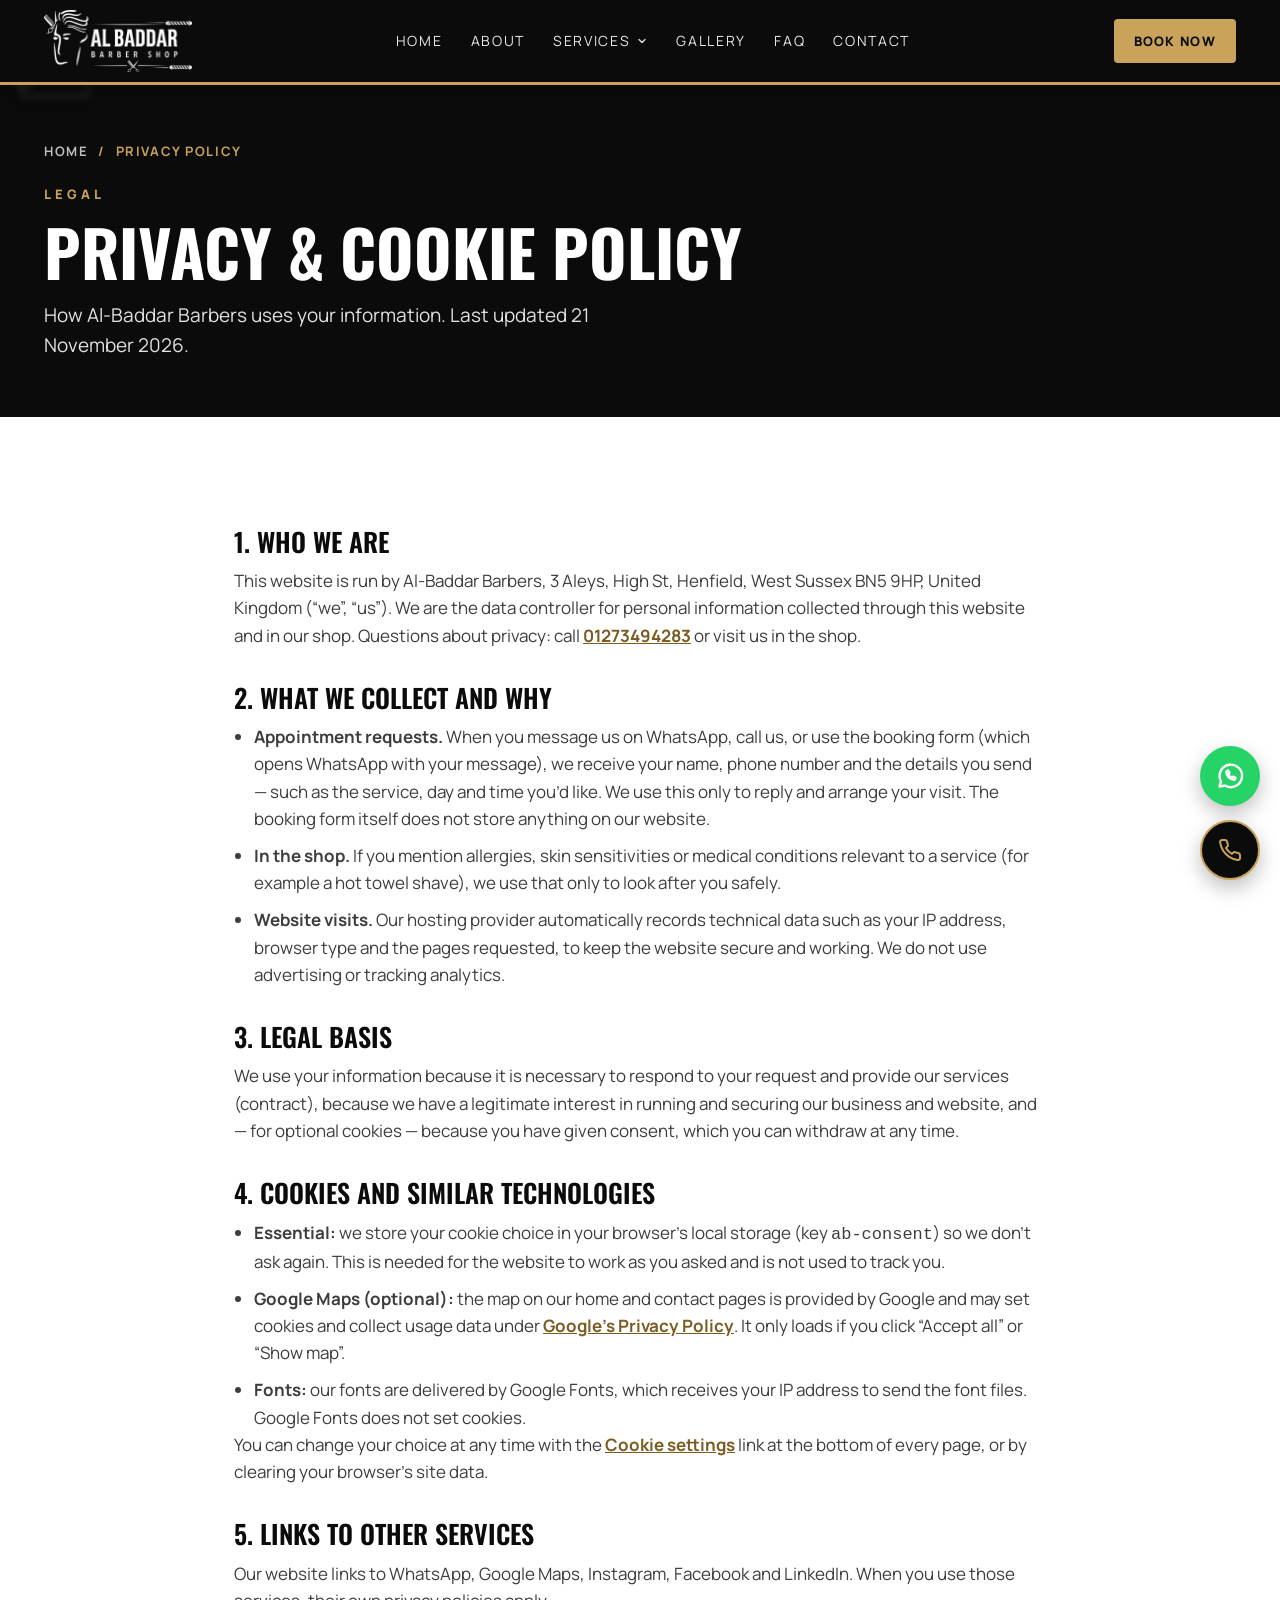
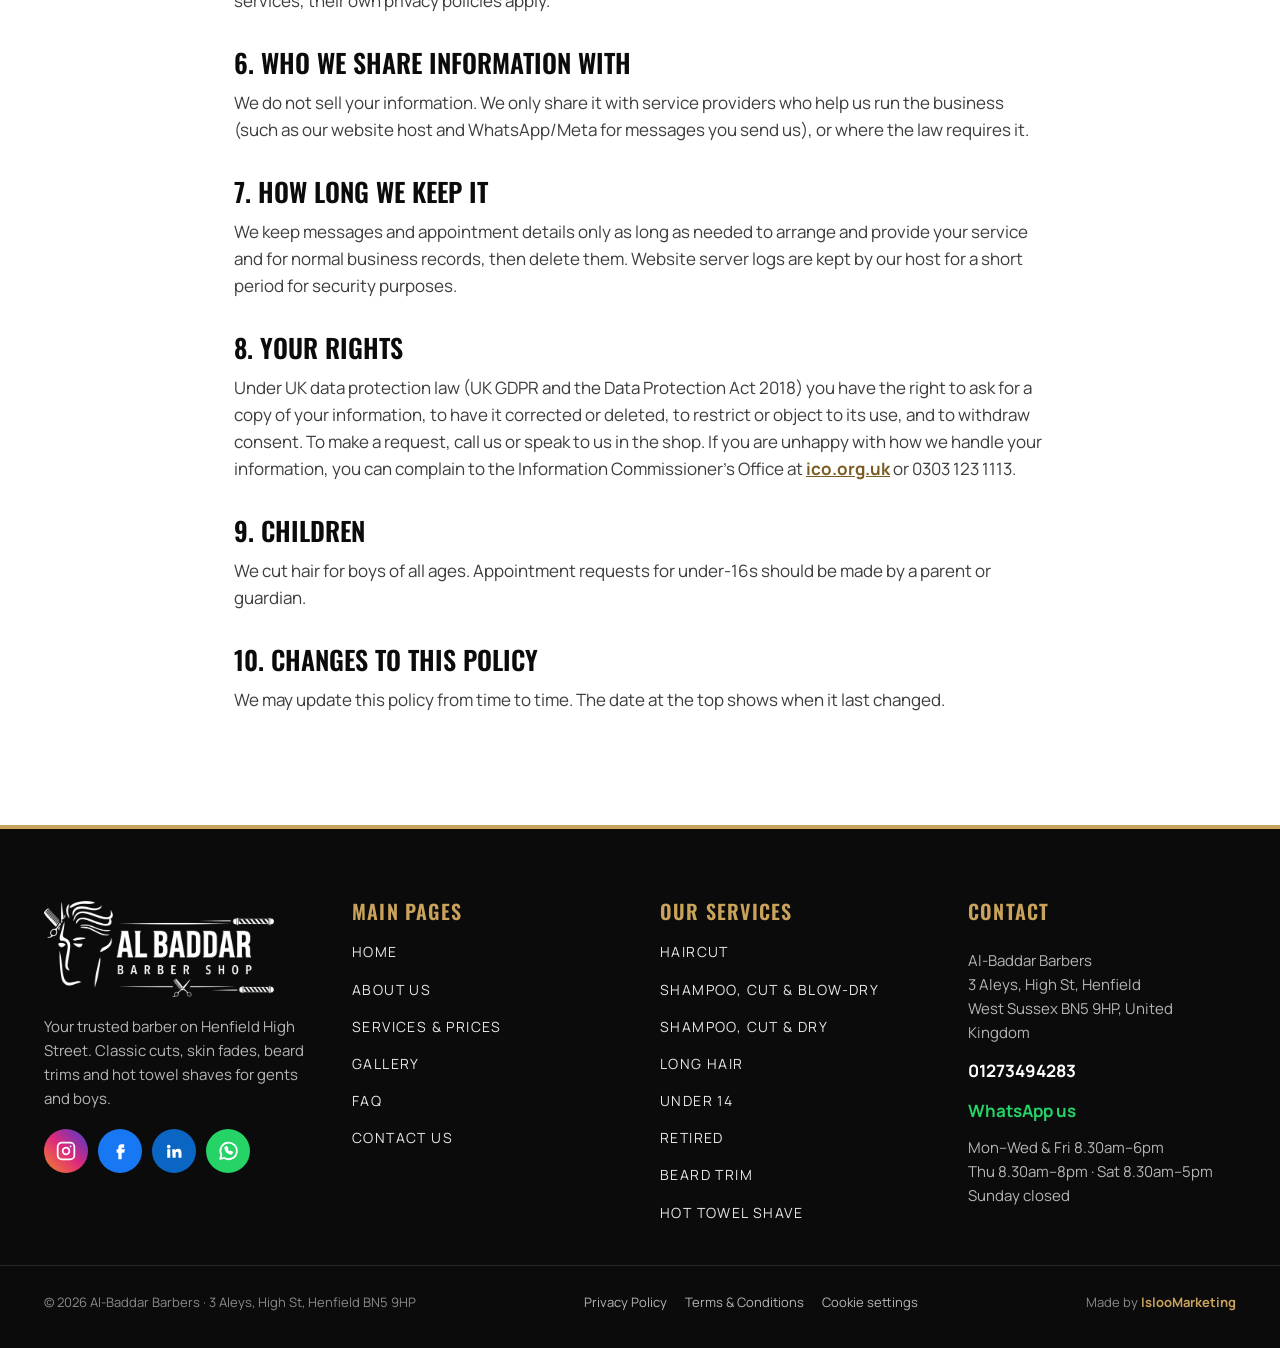
<file: privacy.html>
<!doctype html>
<html lang="en-GB">
<head>
<meta charset="utf-8">
<meta name="viewport" content="width=device-width, initial-scale=1">
<title>Privacy &amp; Cookie Policy | Al-Baddar Barbers</title>
<meta name="description" content="How Al-Baddar Barbers in Henfield uses your information and cookies, and your rights under UK data protection law.">
<link rel="canonical" href="https://al-baddar.uk/privacy.html">
<meta name="robots" content="index, follow, max-image-preview:large">
<meta name="theme-color" content="#0b0b0b">
<meta name="geo.region" content="GB-WSX">
<meta name="geo.placename" content="Henfield">
<meta property="og:type" content="website">
<meta property="og:site_name" content="Al-Baddar Barbers">
<meta property="og:locale" content="en_GB">
<meta property="og:title" content="Privacy &amp; Cookie Policy | Al-Baddar Barbers">
<meta property="og:description" content="How Al-Baddar Barbers in Henfield uses your information and cookies, and your rights under UK data protection law.">
<meta property="og:url" content="https://al-baddar.uk/privacy.html">
<meta property="og:image" content="https://www.albaddarbarbers.co.uk/assets/img/og-image.jpg">
<meta property="og:image:width" content="1200">
<meta property="og:image:height" content="630">
<meta property="og:image:alt" content="Al-Baddar Barber Shop, Henfield">
<meta name="twitter:card" content="summary_large_image">
<meta name="twitter:title" content="Privacy &amp; Cookie Policy | Al-Baddar Barbers">
<meta name="twitter:description" content="How Al-Baddar Barbers in Henfield uses your information and cookies, and your rights under UK data protection law.">
<meta name="twitter:image" content="https://www.albaddarbarbers.co.uk/assets/img/og-image.jpg">
<link rel="icon" href="favicon.ico" sizes="any">
<link rel="icon" type="image/png" sizes="32x32" href="assets/img/favicon-32.png">
<link rel="apple-touch-icon" href="assets/img/apple-touch-icon.png">
<link rel="manifest" href="site.webmanifest">
<link rel="preconnect" href="https://fonts.googleapis.com">
<link rel="preconnect" href="https://fonts.gstatic.com" crossorigin>
<link rel="preload" as="style" href="https://fonts.googleapis.com/css2?family=Oswald:wght@500;600;700&amp;family=Manrope:wght@400;600;700;800&amp;display=swap" onload="this.onload=null;this.rel='stylesheet'">
<noscript><link rel="stylesheet" href="https://fonts.googleapis.com/css2?family=Oswald:wght@500;600;700&amp;family=Manrope:wght@400;600;700;800&amp;display=swap"></noscript>
<link rel="stylesheet" href="assets/css/style.min.css">

<script type="application/ld+json">{
 "@context": "https://schema.org",
 "@graph": [
  {
   "@type": "WebPage",
   "@id": "https://al-baddar.uk/privacy.html#webpage",
   "url": "https://al-baddar.uk/privacy.html",
   "name": "Privacy &amp; Cookie Policy | Al-Baddar Barbers",
   "inLanguage": "en-GB",
   "dateModified": "2026-11-21",
   "isPartOf": {
    "@id": "https://al-baddar.uk/#website"
   },
   "about": {
    "@id": "https://al-baddar.uk/#business"
   }
  },
  {
   "@type": "BreadcrumbList",
   "itemListElement": [
    {
     "@type": "ListItem",
     "position": 1,
     "name": "Home",
     "item": "https://al-baddar.uk/"
    },
    {
     "@type": "ListItem",
     "position": 2,
     "name": "Privacy Policy",
     "item": "https://al-baddar.uk/privacy.html"
    }
   ]
  }
 ]
}</script>
</head>
<body>
<a class="skip" href="#main">Skip to content</a>
<div class="fly-layer" aria-hidden="true"><div class="fly"><svg width="80" height="80" viewBox="0 0 24 24" fill="none" stroke="currentColor" stroke-width="1.3" stroke-linecap="round" stroke-linejoin="round" aria-hidden="true"><path d="M6 3a3 3 0 1 0 0 6 3 3 0 0 0 0-6zM6 15a3 3 0 1 0 0 6 3 3 0 0 0 0-6zM20 4L8.1 15.9M14.5 14.5L20 20M8.1 8.1L12 12"/></svg></div><div class="fly"><svg width="96" height="96" viewBox="0 0 24 24" fill="none" stroke="currentColor" stroke-width="1.3" stroke-linecap="round" stroke-linejoin="round" aria-hidden="true"><path d="M3 6h18v4H3zM5 10v8M8 10v8M11 10v8M14 10v8M17 10v8M20 10v6"/></svg></div><div class="fly"><svg width="72" height="72" viewBox="0 0 24 24" fill="none" stroke="currentColor" stroke-width="1.3" stroke-linecap="round" stroke-linejoin="round" aria-hidden="true"><path d="M8 2h8a3 3 0 0 1 3 3v5a3 3 0 0 1-3 3H8a3 3 0 0 1-3-3V5a3 3 0 0 1 3-3zM10 13h4v9h-4zM9 6h.01M12 6h.01M15 6h.01M9 9h.01M12 9h.01M15 9h.01"/></svg></div><div class="fly"><svg width="110" height="110" viewBox="0 0 24 24" fill="none" stroke="currentColor" stroke-width="1.3" stroke-linecap="round" stroke-linejoin="round" aria-hidden="true"><path d="M8 3h8l1 4 4 2-2 12H5L3 9l4-2zM9 3c0 2 1.3 3 3 3s3-1 3-3"/></svg></div><div class="fly"><svg width="70" height="70" viewBox="0 0 24 24" fill="none" stroke="currentColor" stroke-width="1.3" stroke-linecap="round" stroke-linejoin="round" aria-hidden="true"><path d="M7 2h10v4H7zM6 6h12l-1 14a2 2 0 0 1-2 2H9a2 2 0 0 1-2-2zM9 2v4M12 2v4M15 2v4M10 12h4"/></svg></div><div class="fly"><svg width="64" height="64" viewBox="0 0 24 24" fill="none" stroke="currentColor" stroke-width="1.3" stroke-linecap="round" stroke-linejoin="round" aria-hidden="true"><path d="M10 2h4v3h-4zM9 5h6l-.5 15a1.5 1.5 0 0 1-1.5 1.5h-2A1.5 1.5 0 0 1 9.5 20zM12 9v3"/></svg></div><div class="fly"><svg width="100" height="100" viewBox="0 0 24 24" fill="none" stroke="currentColor" stroke-width="1.3" stroke-linecap="round" stroke-linejoin="round" aria-hidden="true"><path d="M6 3a3 3 0 1 0 0 6 3 3 0 0 0 0-6zM6 15a3 3 0 1 0 0 6 3 3 0 0 0 0-6zM20 4L8.1 15.9M14.5 14.5L20 20M8.1 8.1L12 12"/></svg></div><div class="fly"><svg width="76" height="76" viewBox="0 0 24 24" fill="none" stroke="currentColor" stroke-width="1.3" stroke-linecap="round" stroke-linejoin="round" aria-hidden="true"><path d="M3 6h18v4H3zM5 10v8M8 10v8M11 10v8M14 10v8M17 10v8M20 10v6"/></svg></div></div>
<div class="fabs">
<a href="https://wa.me/441273494283?text=Hi%20Al-Baddar%20Barbers%2C%20I%20would%20like%20to%20book%20an%20appointment." class="fab wa" aria-label="Chat on WhatsApp" target="_blank" rel="noopener"><svg width="30" height="30" viewBox="0 0 24 24" fill="none" stroke="currentColor" stroke-width="1.9" stroke-linecap="round" stroke-linejoin="round" aria-hidden="true"><path d="M3.5 20.5l1.3-4.2A9 9 0 1 1 8 19.6zM9 8.5c0 3.5 3 6.5 6.5 6.5l1-1.5-2-1-1 .8c-1.2-.5-2.3-1.6-2.8-2.8l.8-1-1-2z"/></svg></a>
<a href="tel:+441273494283" class="fab call" aria-label="Call Al-Baddar Barbers"><svg width="24" height="24" viewBox="0 0 24 24" fill="none" stroke="currentColor" stroke-width="2" stroke-linecap="round" stroke-linejoin="round" aria-hidden="true"><path d="M22 16.9v3a2 2 0 0 1-2.2 2 19.8 19.8 0 0 1-8.6-3.1 19.5 19.5 0 0 1-6-6A19.8 19.8 0 0 1 2.1 4.2 2 2 0 0 1 4.1 2h3a2 2 0 0 1 2 1.7c.1 1 .4 1.9.7 2.8a2 2 0 0 1-.5 2.1L8 9.9a16 16 0 0 0 6 6l1.3-1.3a2 2 0 0 1 2.1-.4c.9.3 1.8.6 2.8.7a2 2 0 0 1 1.7 2z"/></svg></a>
</div>
<header class="header"><div class="container">
<a class="brand" href="index.html#top" aria-label="Al-Baddar Barbers home"><img src="assets/img/logo-al-baddar.webp" alt="Al-Baddar Barber Shop" width="600" height="251"></a>
<nav class="nav" aria-label="Main">
<a href="index.html#top">Home</a><a href="about.html">About</a>
<div class="dd"><a href="index.html#services">Services <svg width="12" height="12" viewBox="0 0 24 24" fill="none" stroke="currentColor" stroke-width="2.5" stroke-linecap="round" stroke-linejoin="round" aria-hidden="true"><path d="M6 9l6 6 6-6"/></svg></a><div class="dd-menu"><a href="services/haircut.html"><span>Haircut</span><b>From £21</b></a><a href="services/shampoo-cut-blow-dry.html"><span>Shampoo, Cut &amp; Blow-dry</span><b>From £25</b></a><a href="services/shampoo-cut-dry.html"><span>Shampoo, Cut &amp; Dry</span><b>£24 (Retired / Over 67)</b></a><a href="services/long-hair.html"><span>Long Hair</span><b>From £22</b></a><a href="services/under-14.html"><span>Under 14</span><b>From £17</b></a><a href="services/retired.html"><span>Retired</span><b>£17 (Over 67)</b></a><a href="services/beard-trim.html"><span>Beard Trim</span><b>From £12</b></a><a href="services/hot-towel-shave.html"><span>Hot Towel Shave</span><b>From £22</b></a></div></div>
<a href="index.html#gallery">Gallery</a><a href="index.html#faq">FAQ</a><a href="contact.html">Contact</a>
</nav>
<div class="header-cta">
<a class="btn btn-gold btn-sm hide-xs" href="https://wa.me/441273494283?text=Hi%20Al-Baddar%20Barbers%2C%20I%20would%20like%20to%20book%20an%20appointment." target="_blank" rel="noopener">Book Now</a>
<details class="burger"><summary aria-label="Open menu"><svg width="20" height="20" viewBox="0 0 24 24" fill="none" stroke="currentColor" stroke-width="2" stroke-linecap="round" stroke-linejoin="round" aria-hidden="true"><path d="M3 6h18M3 12h18M3 18h18"/></svg></summary>
<nav class="mnav" aria-label="Mobile"><a href="index.html#top">Home</a><a href="about.html">About</a><a href="index.html#services">Services &amp; Prices</a><a class="sub" href="services/haircut.html">— Haircut · from £21</a><a class="sub" href="services/shampoo-cut-blow-dry.html">— Shampoo, Cut &amp; Blow-dry · from £25</a><a class="sub" href="services/shampoo-cut-dry.html">— Shampoo, Cut &amp; Dry · £24 (Retired / Over 67)</a><a class="sub" href="services/long-hair.html">— Long Hair · from £22</a><a class="sub" href="services/under-14.html">— Under 14 · from £17</a><a class="sub" href="services/retired.html">— Retired · £17 (Over 67)</a><a class="sub" href="services/beard-trim.html">— Beard Trim · from £12</a><a class="sub" href="services/hot-towel-shave.html">— Hot Towel Shave · from £22</a><a href="index.html#gallery">Gallery</a><a href="index.html#faq">FAQ</a><a href="contact.html">Contact</a></nav>
</details>
</div>
</div></header>
<main id="main">
<section class="page-hero photo-bg legal-hero"><div class="container">
<nav class="crumbs light" aria-label="Breadcrumb"><ol><li><a href="index.html">Home</a></li><li aria-current="page">Privacy Policy</li></ol></nav>
<p class="eyebrow">Legal</p><h1>Privacy &amp; Cookie Policy</h1><p class="intro">How Al-Baddar Barbers uses your information. Last updated 21 November 2026.</p>
</div></section>
<section class="section bg-white"><div class="container legal-doc">
<h2>1. Who we are</h2>
<p>This website is run by Al-Baddar Barbers, 3 Aleys, High St, Henfield, West Sussex BN5 9HP, United Kingdom (“we”, “us”). We are the data controller for personal information collected through this website and in our shop. Questions about privacy: call <a href="tel:+441273494283">01273494283</a> or visit us in the shop.</p>
<h2>2. What we collect and why</h2>
<ul>
<li><strong>Appointment requests.</strong> When you message us on WhatsApp, call us, or use the booking form (which opens WhatsApp with your message), we receive your name, phone number and the details you send — such as the service, day and time you’d like. We use this only to reply and arrange your visit. The booking form itself does not store anything on our website.</li>
<li><strong>In the shop.</strong> If you mention allergies, skin sensitivities or medical conditions relevant to a service (for example a hot towel shave), we use that only to look after you safely.</li>
<li><strong>Website visits.</strong> Our hosting provider automatically records technical data such as your IP address, browser type and the pages requested, to keep the website secure and working. We do not use advertising or tracking analytics.</li>
</ul>
<h2>3. Legal basis</h2>
<p>We use your information because it is necessary to respond to your request and provide our services (contract), because we have a legitimate interest in running and securing our business and website, and — for optional cookies — because you have given consent, which you can withdraw at any time.</p>
<h2 id="cookies">4. Cookies and similar technologies</h2>
<ul>
<li><strong>Essential:</strong> we store your cookie choice in your browser’s local storage (key <code>ab-consent</code>) so we don’t ask again. This is needed for the website to work as you asked and is not used to track you.</li>
<li><strong>Google Maps (optional):</strong> the map on our home and contact pages is provided by Google and may set cookies and collect usage data under <a href="https://policies.google.com/privacy" target="_blank" rel="noopener">Google’s Privacy Policy</a>. It only loads if you click “Accept all” or “Show map”.</li>
<li><strong>Fonts:</strong> our fonts are delivered by Google Fonts, which receives your IP address to send the font files. Google Fonts does not set cookies.</li>
</ul>
<p>You can change your choice at any time with the <button type="button" class="linkbtn" data-cookie-settings>Cookie settings</button> link at the bottom of every page, or by clearing your browser’s site data.</p>
<h2>5. Links to other services</h2>
<p>Our website links to WhatsApp, Google Maps, Instagram, Facebook and LinkedIn. When you use those services, their own privacy policies apply.</p>
<h2>6. Who we share information with</h2>
<p>We do not sell your information. We only share it with service providers who help us run the business (such as our website host and WhatsApp/Meta for messages you send us), or where the law requires it.</p>
<h2>7. How long we keep it</h2>
<p>We keep messages and appointment details only as long as needed to arrange and provide your service and for normal business records, then delete them. Website server logs are kept by our host for a short period for security purposes.</p>
<h2>8. Your rights</h2>
<p>Under UK data protection law (UK GDPR and the Data Protection Act 2018) you have the right to ask for a copy of your information, to have it corrected or deleted, to restrict or object to its use, and to withdraw consent. To make a request, call us or speak to us in the shop. If you are unhappy with how we handle your information, you can complain to the Information Commissioner’s Office at <a href="https://ico.org.uk" target="_blank" rel="noopener">ico.org.uk</a> or 0303 123 1113.</p>
<h2>9. Children</h2>
<p>We cut hair for boys of all ages. Appointment requests for under-16s should be made by a parent or guardian.</p>
<h2>10. Changes to this policy</h2>
<p>We may update this policy from time to time. The date at the top shows when it last changed.</p>
</div></section>
</main>
<footer class="footer"><div class="container cols">
<div><img class="logo" src="assets/img/logo-al-baddar.webp" alt="Al-Baddar Barber Shop" width="600" height="251" loading="lazy">
<p style="margin-top:18px">Your trusted barber on Henfield High Street. Classic cuts, skin fades, beard trims and hot towel shaves for gents and boys.</p>
<div class="socials"><a href="https://www.instagram.com/al_baddars/" class="soc ig" aria-label="Instagram" target="_blank" rel="noopener"><svg width="20" height="20" viewBox="0 0 24 24" fill="none" stroke="currentColor" stroke-width="2.1" stroke-linecap="round" stroke-linejoin="round" aria-hidden="true"><path d="M7 2h10a5 5 0 0 1 5 5v10a5 5 0 0 1-5 5H7a5 5 0 0 1-5-5V7a5 5 0 0 1 5-5zM16 11.4A4 4 0 1 1 12.6 8 4 4 0 0 1 16 11.4zM17.5 6.5h.01"/></svg></a><a href="https://www.facebook.com/albaddarsbarberssussex/" class="soc fb" aria-label="Facebook" target="_blank" rel="noopener"><svg width="20" height="20" viewBox="0 0 24 24" fill="currentColor" stroke="none" stroke-width="2.1" stroke-linecap="round" stroke-linejoin="round" aria-hidden="true"><path d="M14 8h3V4h-3a4 4 0 0 0-4 4v2H8v4h2v8h4v-8h3l1-4h-4V8.5a.5.5 0 0 1 .5-.5z"/></svg></a><a href="https://uk.linkedin.com/company/al-baddar" class="soc li" aria-label="LinkedIn" target="_blank" rel="noopener"><svg width="18" height="18" viewBox="0 0 24 24" fill="currentColor" stroke="none" stroke-width="2.1" stroke-linecap="round" stroke-linejoin="round" aria-hidden="true"><path d="M4.98 3.5a2.5 2.5 0 1 1 0 5 2.5 2.5 0 0 1 0-5zM3 9.5h4V21H3zM9.5 9.5h3.8v1.6h.1c.5-1 1.8-2 3.8-2 4 0 4.8 2.6 4.8 6V21h-4v-5.2c0-1.3 0-2.9-1.8-2.9s-2 1.4-2 2.8V21h-4z"/></svg></a><a href="https://wa.me/441273494283?text=Hi%20Al-Baddar%20Barbers%2C%20I%20would%20like%20to%20book%20an%20appointment." class="soc wa" aria-label="WhatsApp" target="_blank" rel="noopener"><svg width="22" height="22" viewBox="0 0 24 24" fill="none" stroke="currentColor" stroke-width="2" stroke-linecap="round" stroke-linejoin="round" aria-hidden="true"><path d="M3.5 20.5l1.3-4.2A9 9 0 1 1 8 19.6zM9 8.5c0 3.5 3 6.5 6.5 6.5l1-1.5-2-1-1 .8c-1.2-.5-2.3-1.6-2.8-2.8l.8-1-1-2z"/></svg></a></div></div>
<nav aria-labelledby="f-pages"><h2 id="f-pages">Main Pages</h2><ul><li><a href="index.html#top">Home</a></li><li><a href="about.html">About Us</a></li><li><a href="index.html#services">Services &amp; Prices</a></li><li><a href="index.html#gallery">Gallery</a></li><li><a href="index.html#faq">FAQ</a></li><li><a href="contact.html">Contact Us</a></li></ul></nav>
<nav aria-labelledby="f-svc"><h2 id="f-svc">Our Services</h2><ul><li><a href="services/haircut.html">Haircut</a></li><li><a href="services/shampoo-cut-blow-dry.html">Shampoo, Cut &amp; Blow-dry</a></li><li><a href="services/shampoo-cut-dry.html">Shampoo, Cut &amp; Dry</a></li><li><a href="services/long-hair.html">Long Hair</a></li><li><a href="services/under-14.html">Under 14</a></li><li><a href="services/retired.html">Retired</a></li><li><a href="services/beard-trim.html">Beard Trim</a></li><li><a href="services/hot-towel-shave.html">Hot Towel Shave</a></li></ul></nav>
<div class="contact"><h2>Contact</h2>
<address>Al-Baddar Barbers<br>3 Aleys, High St, Henfield<br>West Sussex BN5 9HP, United Kingdom</address>
<a href="tel:+441273494283" style="color:#fff">01273494283</a>
<a href="https://wa.me/441273494283?text=Hi%20Al-Baddar%20Barbers%2C%20I%20would%20like%20to%20book%20an%20appointment." style="color:var(--wa)" target="_blank" rel="noopener">WhatsApp us</a>
<p>Mon–Wed &amp; Fri 8.30am–6pm<br>Thu 8.30am–8pm · Sat 8.30am–5pm<br>Sunday closed</p></div>
</div>
<div class="legal"><div class="container"><span>© <span data-year>2026</span> Al-Baddar Barbers · 3 Aleys, High St, Henfield BN5 9HP</span><span class="legal-links"><a href="privacy.html">Privacy Policy</a><a href="terms.html">Terms &amp; Conditions</a><button type="button" data-cookie-settings>Cookie settings</button></span><span>Made by <strong style="color:var(--gold)">IslooMarketing</strong></span></div></div>
</footer>
<script src="assets/js/main.min.js" defer></script>
<div class="cookie" id="cookie" role="dialog" aria-live="polite" aria-label="Cookie choices" hidden>
<p><strong>Cookies</strong> We use essential storage to remember your choice. With your OK we also load Google Maps, which sets its own cookies. <a href="privacy.html#cookies">Privacy &amp; cookie policy</a></p>
<div class="cookie-btns"><button type="button" class="btn btn-gold btn-sm" data-cookie="all">Accept all</button><button type="button" class="btn btn-light btn-sm" data-cookie="essential">Essential only</button></div>
</div>
</body>
</html>
</file>
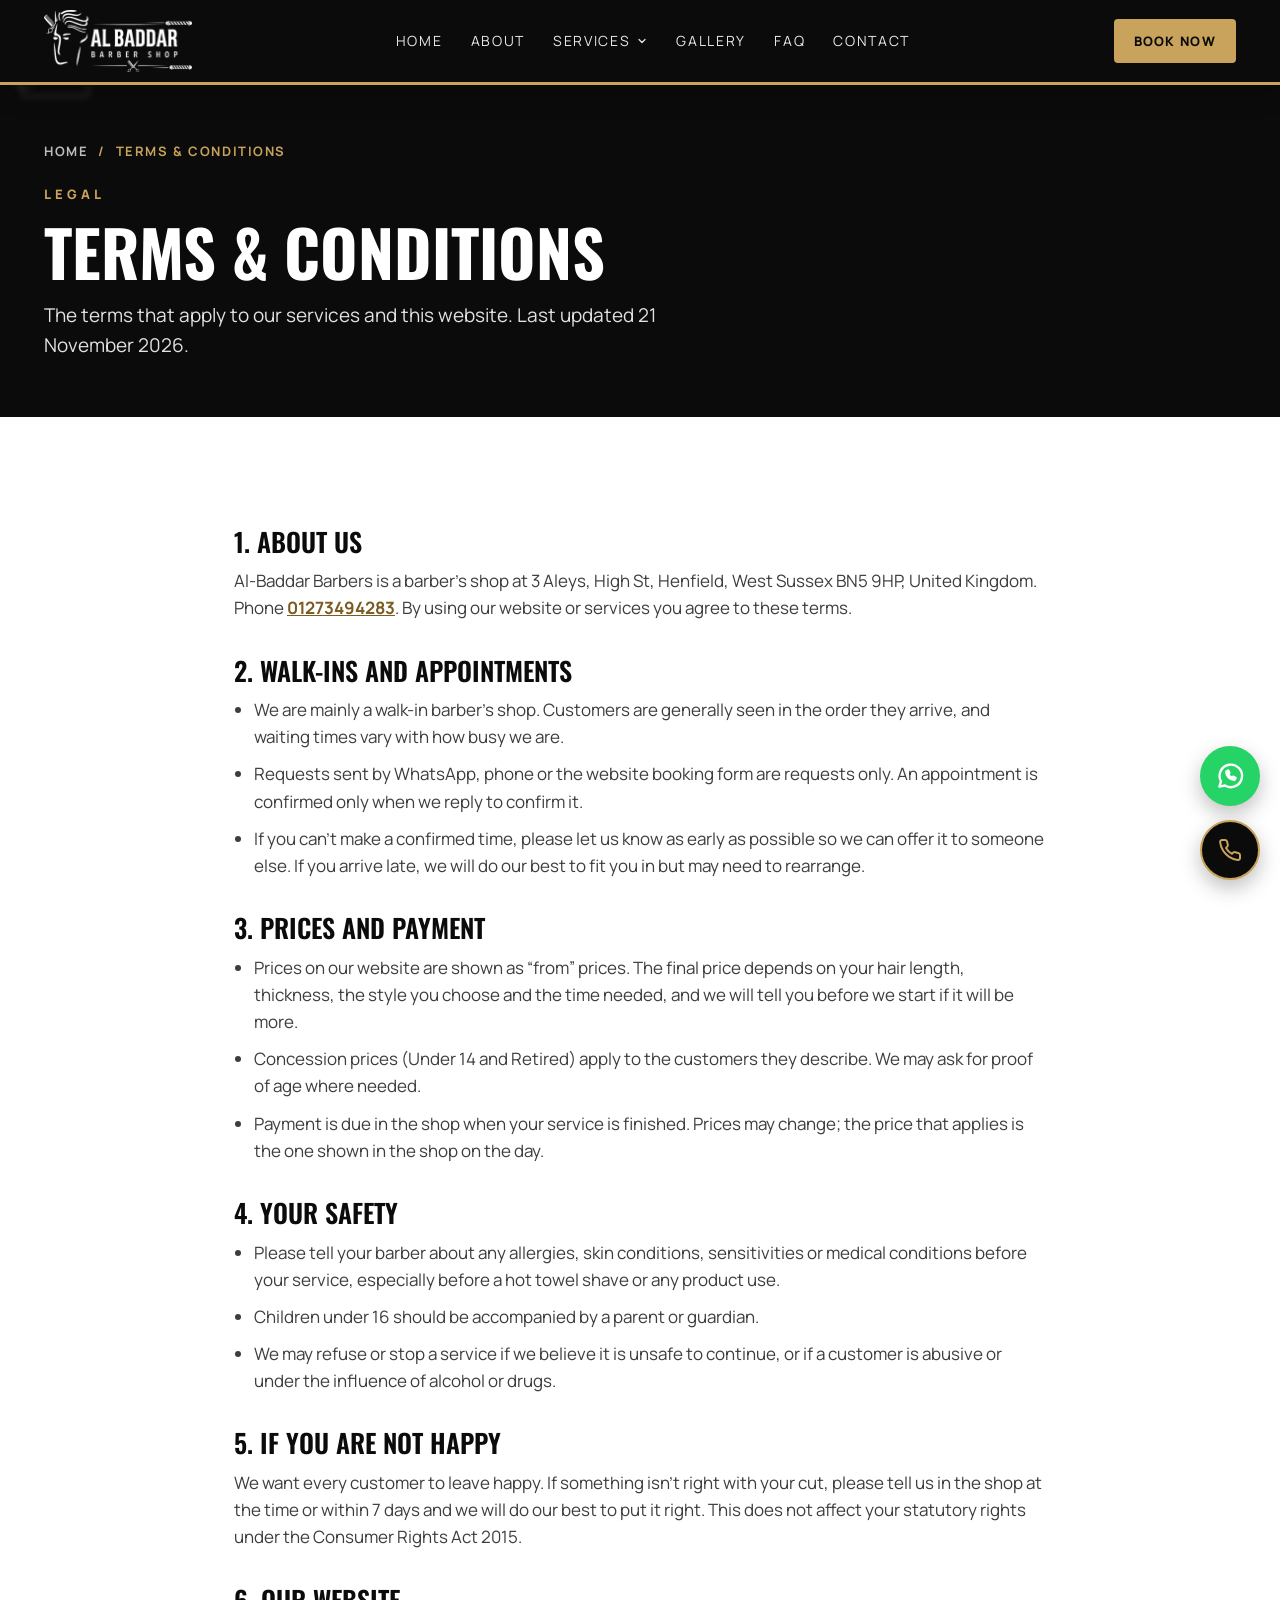
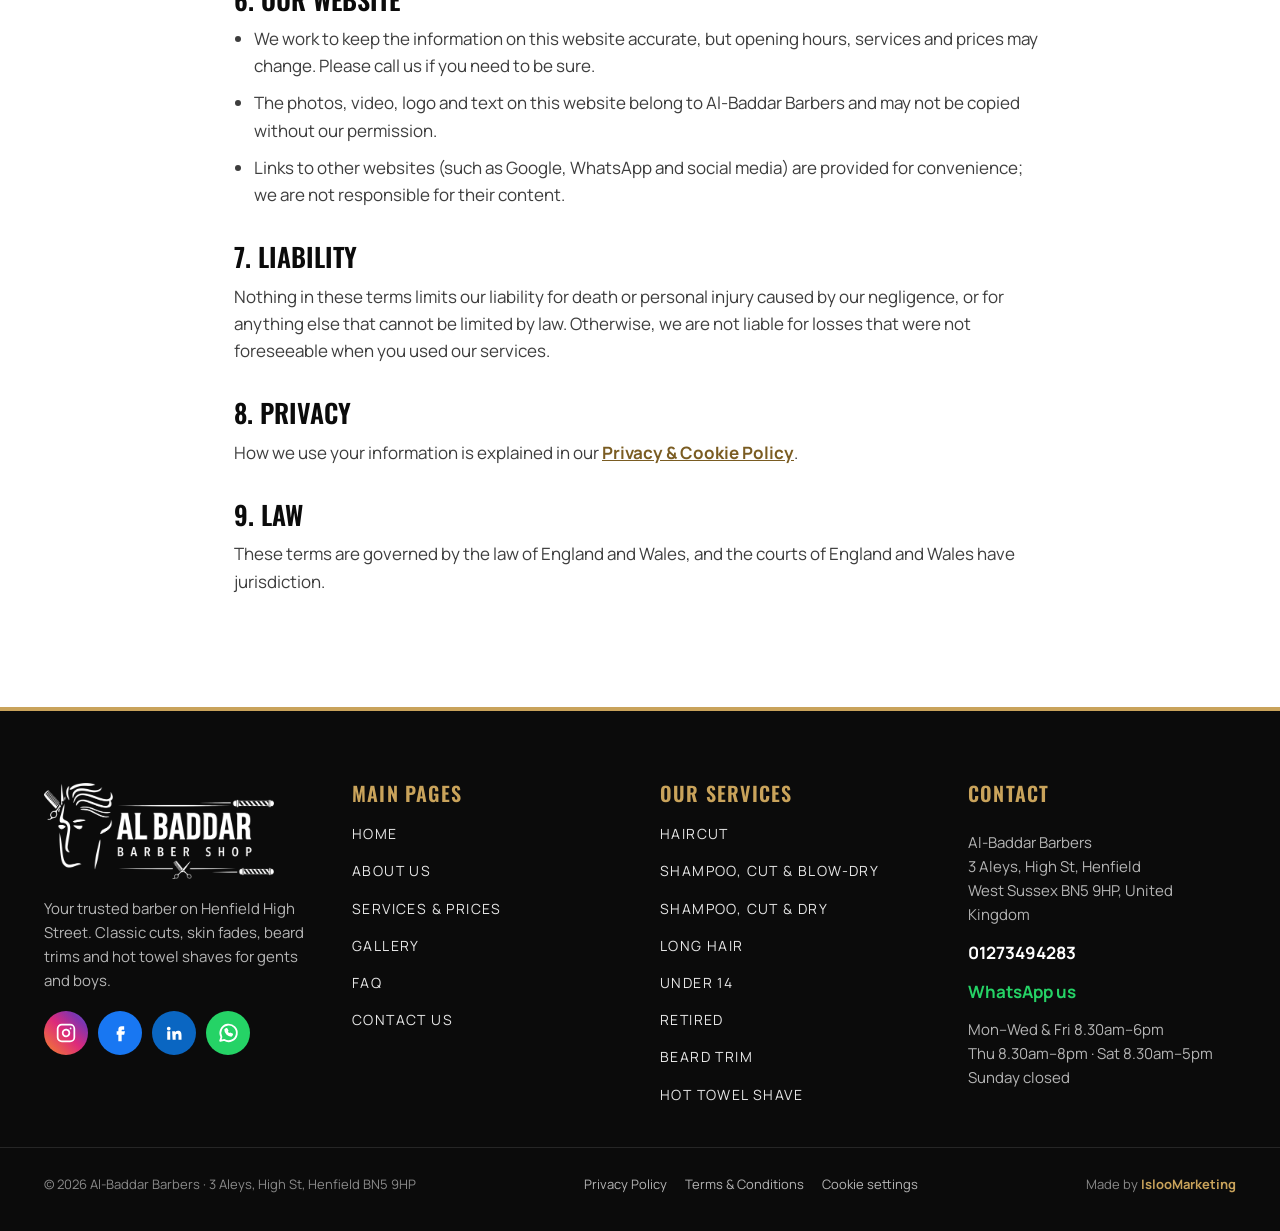
<file: terms.html>
<!doctype html>
<html lang="en-GB">
<head>
<meta charset="utf-8">
<meta name="viewport" content="width=device-width, initial-scale=1">
<title>Terms &amp; Conditions | Al-Baddar Barbers</title>
<meta name="description" content="Terms for walk-ins, appointment requests, prices and use of the Al-Baddar Barbers website, Henfield.">
<link rel="canonical" href="https://al-baddar.uk/terms.html">
<meta name="robots" content="index, follow, max-image-preview:large">
<meta name="theme-color" content="#0b0b0b">
<meta name="geo.region" content="GB-WSX">
<meta name="geo.placename" content="Henfield">
<meta property="og:type" content="website">
<meta property="og:site_name" content="Al-Baddar Barbers">
<meta property="og:locale" content="en_GB">
<meta property="og:title" content="Terms &amp; Conditions | Al-Baddar Barbers">
<meta property="og:description" content="Terms for walk-ins, appointment requests, prices and use of the Al-Baddar Barbers website, Henfield.">
<meta property="og:url" content="https://al-baddar.uk/terms.html">
<meta property="og:image" content="https://www.albaddarbarbers.co.uk/assets/img/og-image.jpg">
<meta property="og:image:width" content="1200">
<meta property="og:image:height" content="630">
<meta property="og:image:alt" content="Al-Baddar Barber Shop, Henfield">
<meta name="twitter:card" content="summary_large_image">
<meta name="twitter:title" content="Terms &amp; Conditions | Al-Baddar Barbers">
<meta name="twitter:description" content="Terms for walk-ins, appointment requests, prices and use of the Al-Baddar Barbers website, Henfield.">
<meta name="twitter:image" content="https://www.albaddarbarbers.co.uk/assets/img/og-image.jpg">
<link rel="icon" href="favicon.ico" sizes="any">
<link rel="icon" type="image/png" sizes="32x32" href="assets/img/favicon-32.png">
<link rel="apple-touch-icon" href="assets/img/apple-touch-icon.png">
<link rel="manifest" href="site.webmanifest">
<link rel="preconnect" href="https://fonts.googleapis.com">
<link rel="preconnect" href="https://fonts.gstatic.com" crossorigin>
<link rel="preload" as="style" href="https://fonts.googleapis.com/css2?family=Oswald:wght@500;600;700&amp;family=Manrope:wght@400;600;700;800&amp;display=swap" onload="this.onload=null;this.rel='stylesheet'">
<noscript><link rel="stylesheet" href="https://fonts.googleapis.com/css2?family=Oswald:wght@500;600;700&amp;family=Manrope:wght@400;600;700;800&amp;display=swap"></noscript>
<link rel="stylesheet" href="assets/css/style.min.css">

<script type="application/ld+json">{
 "@context": "https://schema.org",
 "@graph": [
  {
   "@type": "WebPage",
   "@id": "https://al-baddar.uk/terms.html#webpage",
   "url": "https://al-baddar.uk/terms.html",
   "name": "Terms &amp; Conditions | Al-Baddar Barbers",
   "inLanguage": "en-GB",
   "dateModified": "2026-11-21",
   "isPartOf": {
    "@id": "https://al-baddar.uk/#website"
   },
   "about": {
    "@id": "https://al-baddar.uk/#business"
   }
  },
  {
   "@type": "BreadcrumbList",
   "itemListElement": [
    {
     "@type": "ListItem",
     "position": 1,
     "name": "Home",
     "item": "https://al-baddar.uk/"
    },
    {
     "@type": "ListItem",
     "position": 2,
     "name": "Terms &amp; Conditions",
     "item": "https://al-baddar.uk/terms.html"
    }
   ]
  }
 ]
}</script>
</head>
<body>
<a class="skip" href="#main">Skip to content</a>
<div class="fly-layer" aria-hidden="true"><div class="fly"><svg width="80" height="80" viewBox="0 0 24 24" fill="none" stroke="currentColor" stroke-width="1.3" stroke-linecap="round" stroke-linejoin="round" aria-hidden="true"><path d="M6 3a3 3 0 1 0 0 6 3 3 0 0 0 0-6zM6 15a3 3 0 1 0 0 6 3 3 0 0 0 0-6zM20 4L8.1 15.9M14.5 14.5L20 20M8.1 8.1L12 12"/></svg></div><div class="fly"><svg width="96" height="96" viewBox="0 0 24 24" fill="none" stroke="currentColor" stroke-width="1.3" stroke-linecap="round" stroke-linejoin="round" aria-hidden="true"><path d="M3 6h18v4H3zM5 10v8M8 10v8M11 10v8M14 10v8M17 10v8M20 10v6"/></svg></div><div class="fly"><svg width="72" height="72" viewBox="0 0 24 24" fill="none" stroke="currentColor" stroke-width="1.3" stroke-linecap="round" stroke-linejoin="round" aria-hidden="true"><path d="M8 2h8a3 3 0 0 1 3 3v5a3 3 0 0 1-3 3H8a3 3 0 0 1-3-3V5a3 3 0 0 1 3-3zM10 13h4v9h-4zM9 6h.01M12 6h.01M15 6h.01M9 9h.01M12 9h.01M15 9h.01"/></svg></div><div class="fly"><svg width="110" height="110" viewBox="0 0 24 24" fill="none" stroke="currentColor" stroke-width="1.3" stroke-linecap="round" stroke-linejoin="round" aria-hidden="true"><path d="M8 3h8l1 4 4 2-2 12H5L3 9l4-2zM9 3c0 2 1.3 3 3 3s3-1 3-3"/></svg></div><div class="fly"><svg width="70" height="70" viewBox="0 0 24 24" fill="none" stroke="currentColor" stroke-width="1.3" stroke-linecap="round" stroke-linejoin="round" aria-hidden="true"><path d="M7 2h10v4H7zM6 6h12l-1 14a2 2 0 0 1-2 2H9a2 2 0 0 1-2-2zM9 2v4M12 2v4M15 2v4M10 12h4"/></svg></div><div class="fly"><svg width="64" height="64" viewBox="0 0 24 24" fill="none" stroke="currentColor" stroke-width="1.3" stroke-linecap="round" stroke-linejoin="round" aria-hidden="true"><path d="M10 2h4v3h-4zM9 5h6l-.5 15a1.5 1.5 0 0 1-1.5 1.5h-2A1.5 1.5 0 0 1 9.5 20zM12 9v3"/></svg></div><div class="fly"><svg width="100" height="100" viewBox="0 0 24 24" fill="none" stroke="currentColor" stroke-width="1.3" stroke-linecap="round" stroke-linejoin="round" aria-hidden="true"><path d="M6 3a3 3 0 1 0 0 6 3 3 0 0 0 0-6zM6 15a3 3 0 1 0 0 6 3 3 0 0 0 0-6zM20 4L8.1 15.9M14.5 14.5L20 20M8.1 8.1L12 12"/></svg></div><div class="fly"><svg width="76" height="76" viewBox="0 0 24 24" fill="none" stroke="currentColor" stroke-width="1.3" stroke-linecap="round" stroke-linejoin="round" aria-hidden="true"><path d="M3 6h18v4H3zM5 10v8M8 10v8M11 10v8M14 10v8M17 10v8M20 10v6"/></svg></div></div>
<div class="fabs">
<a href="https://wa.me/441273494283?text=Hi%20Al-Baddar%20Barbers%2C%20I%20would%20like%20to%20book%20an%20appointment." class="fab wa" aria-label="Chat on WhatsApp" target="_blank" rel="noopener"><svg width="30" height="30" viewBox="0 0 24 24" fill="none" stroke="currentColor" stroke-width="1.9" stroke-linecap="round" stroke-linejoin="round" aria-hidden="true"><path d="M3.5 20.5l1.3-4.2A9 9 0 1 1 8 19.6zM9 8.5c0 3.5 3 6.5 6.5 6.5l1-1.5-2-1-1 .8c-1.2-.5-2.3-1.6-2.8-2.8l.8-1-1-2z"/></svg></a>
<a href="tel:+441273494283" class="fab call" aria-label="Call Al-Baddar Barbers"><svg width="24" height="24" viewBox="0 0 24 24" fill="none" stroke="currentColor" stroke-width="2" stroke-linecap="round" stroke-linejoin="round" aria-hidden="true"><path d="M22 16.9v3a2 2 0 0 1-2.2 2 19.8 19.8 0 0 1-8.6-3.1 19.5 19.5 0 0 1-6-6A19.8 19.8 0 0 1 2.1 4.2 2 2 0 0 1 4.1 2h3a2 2 0 0 1 2 1.7c.1 1 .4 1.9.7 2.8a2 2 0 0 1-.5 2.1L8 9.9a16 16 0 0 0 6 6l1.3-1.3a2 2 0 0 1 2.1-.4c.9.3 1.8.6 2.8.7a2 2 0 0 1 1.7 2z"/></svg></a>
</div>
<header class="header"><div class="container">
<a class="brand" href="index.html#top" aria-label="Al-Baddar Barbers home"><img src="assets/img/logo-al-baddar.webp" alt="Al-Baddar Barber Shop" width="600" height="251"></a>
<nav class="nav" aria-label="Main">
<a href="index.html#top">Home</a><a href="about.html">About</a>
<div class="dd"><a href="index.html#services">Services <svg width="12" height="12" viewBox="0 0 24 24" fill="none" stroke="currentColor" stroke-width="2.5" stroke-linecap="round" stroke-linejoin="round" aria-hidden="true"><path d="M6 9l6 6 6-6"/></svg></a><div class="dd-menu"><a href="services/haircut.html"><span>Haircut</span><b>From £21</b></a><a href="services/shampoo-cut-blow-dry.html"><span>Shampoo, Cut &amp; Blow-dry</span><b>From £25</b></a><a href="services/shampoo-cut-dry.html"><span>Shampoo, Cut &amp; Dry</span><b>£24 (Retired / Over 67)</b></a><a href="services/long-hair.html"><span>Long Hair</span><b>From £22</b></a><a href="services/under-14.html"><span>Under 14</span><b>From £17</b></a><a href="services/retired.html"><span>Retired</span><b>£17 (Over 67)</b></a><a href="services/beard-trim.html"><span>Beard Trim</span><b>From £12</b></a><a href="services/hot-towel-shave.html"><span>Hot Towel Shave</span><b>From £22</b></a></div></div>
<a href="index.html#gallery">Gallery</a><a href="index.html#faq">FAQ</a><a href="contact.html">Contact</a>
</nav>
<div class="header-cta">
<a class="btn btn-gold btn-sm hide-xs" href="https://wa.me/441273494283?text=Hi%20Al-Baddar%20Barbers%2C%20I%20would%20like%20to%20book%20an%20appointment." target="_blank" rel="noopener">Book Now</a>
<details class="burger"><summary aria-label="Open menu"><svg width="20" height="20" viewBox="0 0 24 24" fill="none" stroke="currentColor" stroke-width="2" stroke-linecap="round" stroke-linejoin="round" aria-hidden="true"><path d="M3 6h18M3 12h18M3 18h18"/></svg></summary>
<nav class="mnav" aria-label="Mobile"><a href="index.html#top">Home</a><a href="about.html">About</a><a href="index.html#services">Services &amp; Prices</a><a class="sub" href="services/haircut.html">— Haircut · from £21</a><a class="sub" href="services/shampoo-cut-blow-dry.html">— Shampoo, Cut &amp; Blow-dry · from £25</a><a class="sub" href="services/shampoo-cut-dry.html">— Shampoo, Cut &amp; Dry · £24 (Retired / Over 67)</a><a class="sub" href="services/long-hair.html">— Long Hair · from £22</a><a class="sub" href="services/under-14.html">— Under 14 · from £17</a><a class="sub" href="services/retired.html">— Retired · £17 (Over 67)</a><a class="sub" href="services/beard-trim.html">— Beard Trim · from £12</a><a class="sub" href="services/hot-towel-shave.html">— Hot Towel Shave · from £22</a><a href="index.html#gallery">Gallery</a><a href="index.html#faq">FAQ</a><a href="contact.html">Contact</a></nav>
</details>
</div>
</div></header>
<main id="main">
<section class="page-hero photo-bg legal-hero"><div class="container">
<nav class="crumbs light" aria-label="Breadcrumb"><ol><li><a href="index.html">Home</a></li><li aria-current="page">Terms &amp; Conditions</li></ol></nav>
<p class="eyebrow">Legal</p><h1>Terms &amp; Conditions</h1><p class="intro">The terms that apply to our services and this website. Last updated 21 November 2026.</p>
</div></section>
<section class="section bg-white"><div class="container legal-doc">
<h2>1. About us</h2>
<p>Al-Baddar Barbers is a barber’s shop at 3 Aleys, High St, Henfield, West Sussex BN5 9HP, United Kingdom. Phone <a href="tel:+441273494283">01273494283</a>. By using our website or services you agree to these terms.</p>
<h2>2. Walk-ins and appointments</h2>
<ul>
<li>We are mainly a walk-in barber’s shop. Customers are generally seen in the order they arrive, and waiting times vary with how busy we are.</li>
<li>Requests sent by WhatsApp, phone or the website booking form are requests only. An appointment is confirmed only when we reply to confirm it.</li>
<li>If you can’t make a confirmed time, please let us know as early as possible so we can offer it to someone else. If you arrive late, we will do our best to fit you in but may need to rearrange.</li>
</ul>
<h2>3. Prices and payment</h2>
<ul>
<li>Prices on our website are shown as “from” prices. The final price depends on your hair length, thickness, the style you choose and the time needed, and we will tell you before we start if it will be more.</li>
<li>Concession prices (Under 14 and Retired) apply to the customers they describe. We may ask for proof of age where needed.</li>
<li>Payment is due in the shop when your service is finished. Prices may change; the price that applies is the one shown in the shop on the day.</li>
</ul>
<h2>4. Your safety</h2>
<ul>
<li>Please tell your barber about any allergies, skin conditions, sensitivities or medical conditions before your service, especially before a hot towel shave or any product use.</li>
<li>Children under 16 should be accompanied by a parent or guardian.</li>
<li>We may refuse or stop a service if we believe it is unsafe to continue, or if a customer is abusive or under the influence of alcohol or drugs.</li>
</ul>
<h2>5. If you are not happy</h2>
<p>We want every customer to leave happy. If something isn’t right with your cut, please tell us in the shop at the time or within 7 days and we will do our best to put it right. This does not affect your statutory rights under the Consumer Rights Act 2015.</p>
<h2>6. Our website</h2>
<ul>
<li>We work to keep the information on this website accurate, but opening hours, services and prices may change. Please call us if you need to be sure.</li>
<li>The photos, video, logo and text on this website belong to Al-Baddar Barbers and may not be copied without our permission.</li>
<li>Links to other websites (such as Google, WhatsApp and social media) are provided for convenience; we are not responsible for their content.</li>
</ul>
<h2>7. Liability</h2>
<p>Nothing in these terms limits our liability for death or personal injury caused by our negligence, or for anything else that cannot be limited by law. Otherwise, we are not liable for losses that were not foreseeable when you used our services.</p>
<h2>8. Privacy</h2>
<p>How we use your information is explained in our <a href="privacy.html">Privacy &amp; Cookie Policy</a>.</p>
<h2>9. Law</h2>
<p>These terms are governed by the law of England and Wales, and the courts of England and Wales have jurisdiction.</p>
</div></section>
</main>
<footer class="footer"><div class="container cols">
<div><img class="logo" src="assets/img/logo-al-baddar.webp" alt="Al-Baddar Barber Shop" width="600" height="251" loading="lazy">
<p style="margin-top:18px">Your trusted barber on Henfield High Street. Classic cuts, skin fades, beard trims and hot towel shaves for gents and boys.</p>
<div class="socials"><a href="https://www.instagram.com/al_baddars/" class="soc ig" aria-label="Instagram" target="_blank" rel="noopener"><svg width="20" height="20" viewBox="0 0 24 24" fill="none" stroke="currentColor" stroke-width="2.1" stroke-linecap="round" stroke-linejoin="round" aria-hidden="true"><path d="M7 2h10a5 5 0 0 1 5 5v10a5 5 0 0 1-5 5H7a5 5 0 0 1-5-5V7a5 5 0 0 1 5-5zM16 11.4A4 4 0 1 1 12.6 8 4 4 0 0 1 16 11.4zM17.5 6.5h.01"/></svg></a><a href="https://www.facebook.com/albaddarsbarberssussex/" class="soc fb" aria-label="Facebook" target="_blank" rel="noopener"><svg width="20" height="20" viewBox="0 0 24 24" fill="currentColor" stroke="none" stroke-width="2.1" stroke-linecap="round" stroke-linejoin="round" aria-hidden="true"><path d="M14 8h3V4h-3a4 4 0 0 0-4 4v2H8v4h2v8h4v-8h3l1-4h-4V8.5a.5.5 0 0 1 .5-.5z"/></svg></a><a href="https://uk.linkedin.com/company/al-baddar" class="soc li" aria-label="LinkedIn" target="_blank" rel="noopener"><svg width="18" height="18" viewBox="0 0 24 24" fill="currentColor" stroke="none" stroke-width="2.1" stroke-linecap="round" stroke-linejoin="round" aria-hidden="true"><path d="M4.98 3.5a2.5 2.5 0 1 1 0 5 2.5 2.5 0 0 1 0-5zM3 9.5h4V21H3zM9.5 9.5h3.8v1.6h.1c.5-1 1.8-2 3.8-2 4 0 4.8 2.6 4.8 6V21h-4v-5.2c0-1.3 0-2.9-1.8-2.9s-2 1.4-2 2.8V21h-4z"/></svg></a><a href="https://wa.me/441273494283?text=Hi%20Al-Baddar%20Barbers%2C%20I%20would%20like%20to%20book%20an%20appointment." class="soc wa" aria-label="WhatsApp" target="_blank" rel="noopener"><svg width="22" height="22" viewBox="0 0 24 24" fill="none" stroke="currentColor" stroke-width="2" stroke-linecap="round" stroke-linejoin="round" aria-hidden="true"><path d="M3.5 20.5l1.3-4.2A9 9 0 1 1 8 19.6zM9 8.5c0 3.5 3 6.5 6.5 6.5l1-1.5-2-1-1 .8c-1.2-.5-2.3-1.6-2.8-2.8l.8-1-1-2z"/></svg></a></div></div>
<nav aria-labelledby="f-pages"><h2 id="f-pages">Main Pages</h2><ul><li><a href="index.html#top">Home</a></li><li><a href="about.html">About Us</a></li><li><a href="index.html#services">Services &amp; Prices</a></li><li><a href="index.html#gallery">Gallery</a></li><li><a href="index.html#faq">FAQ</a></li><li><a href="contact.html">Contact Us</a></li></ul></nav>
<nav aria-labelledby="f-svc"><h2 id="f-svc">Our Services</h2><ul><li><a href="services/haircut.html">Haircut</a></li><li><a href="services/shampoo-cut-blow-dry.html">Shampoo, Cut &amp; Blow-dry</a></li><li><a href="services/shampoo-cut-dry.html">Shampoo, Cut &amp; Dry</a></li><li><a href="services/long-hair.html">Long Hair</a></li><li><a href="services/under-14.html">Under 14</a></li><li><a href="services/retired.html">Retired</a></li><li><a href="services/beard-trim.html">Beard Trim</a></li><li><a href="services/hot-towel-shave.html">Hot Towel Shave</a></li></ul></nav>
<div class="contact"><h2>Contact</h2>
<address>Al-Baddar Barbers<br>3 Aleys, High St, Henfield<br>West Sussex BN5 9HP, United Kingdom</address>
<a href="tel:+441273494283" style="color:#fff">01273494283</a>
<a href="https://wa.me/441273494283?text=Hi%20Al-Baddar%20Barbers%2C%20I%20would%20like%20to%20book%20an%20appointment." style="color:var(--wa)" target="_blank" rel="noopener">WhatsApp us</a>
<p>Mon–Wed &amp; Fri 8.30am–6pm<br>Thu 8.30am–8pm · Sat 8.30am–5pm<br>Sunday closed</p></div>
</div>
<div class="legal"><div class="container"><span>© <span data-year>2026</span> Al-Baddar Barbers · 3 Aleys, High St, Henfield BN5 9HP</span><span class="legal-links"><a href="privacy.html">Privacy Policy</a><a href="terms.html">Terms &amp; Conditions</a><button type="button" data-cookie-settings>Cookie settings</button></span><span>Made by <strong style="color:var(--gold)">IslooMarketing</strong></span></div></div>
</footer>
<script src="assets/js/main.min.js" defer></script>
<div class="cookie" id="cookie" role="dialog" aria-live="polite" aria-label="Cookie choices" hidden>
<p><strong>Cookies</strong> We use essential storage to remember your choice. With your OK we also load Google Maps, which sets its own cookies. <a href="privacy.html#cookies">Privacy &amp; cookie policy</a></p>
<div class="cookie-btns"><button type="button" class="btn btn-gold btn-sm" data-cookie="all">Accept all</button><button type="button" class="btn btn-light btn-sm" data-cookie="essential">Essential only</button></div>
</div>
</body>
</html>
</file>
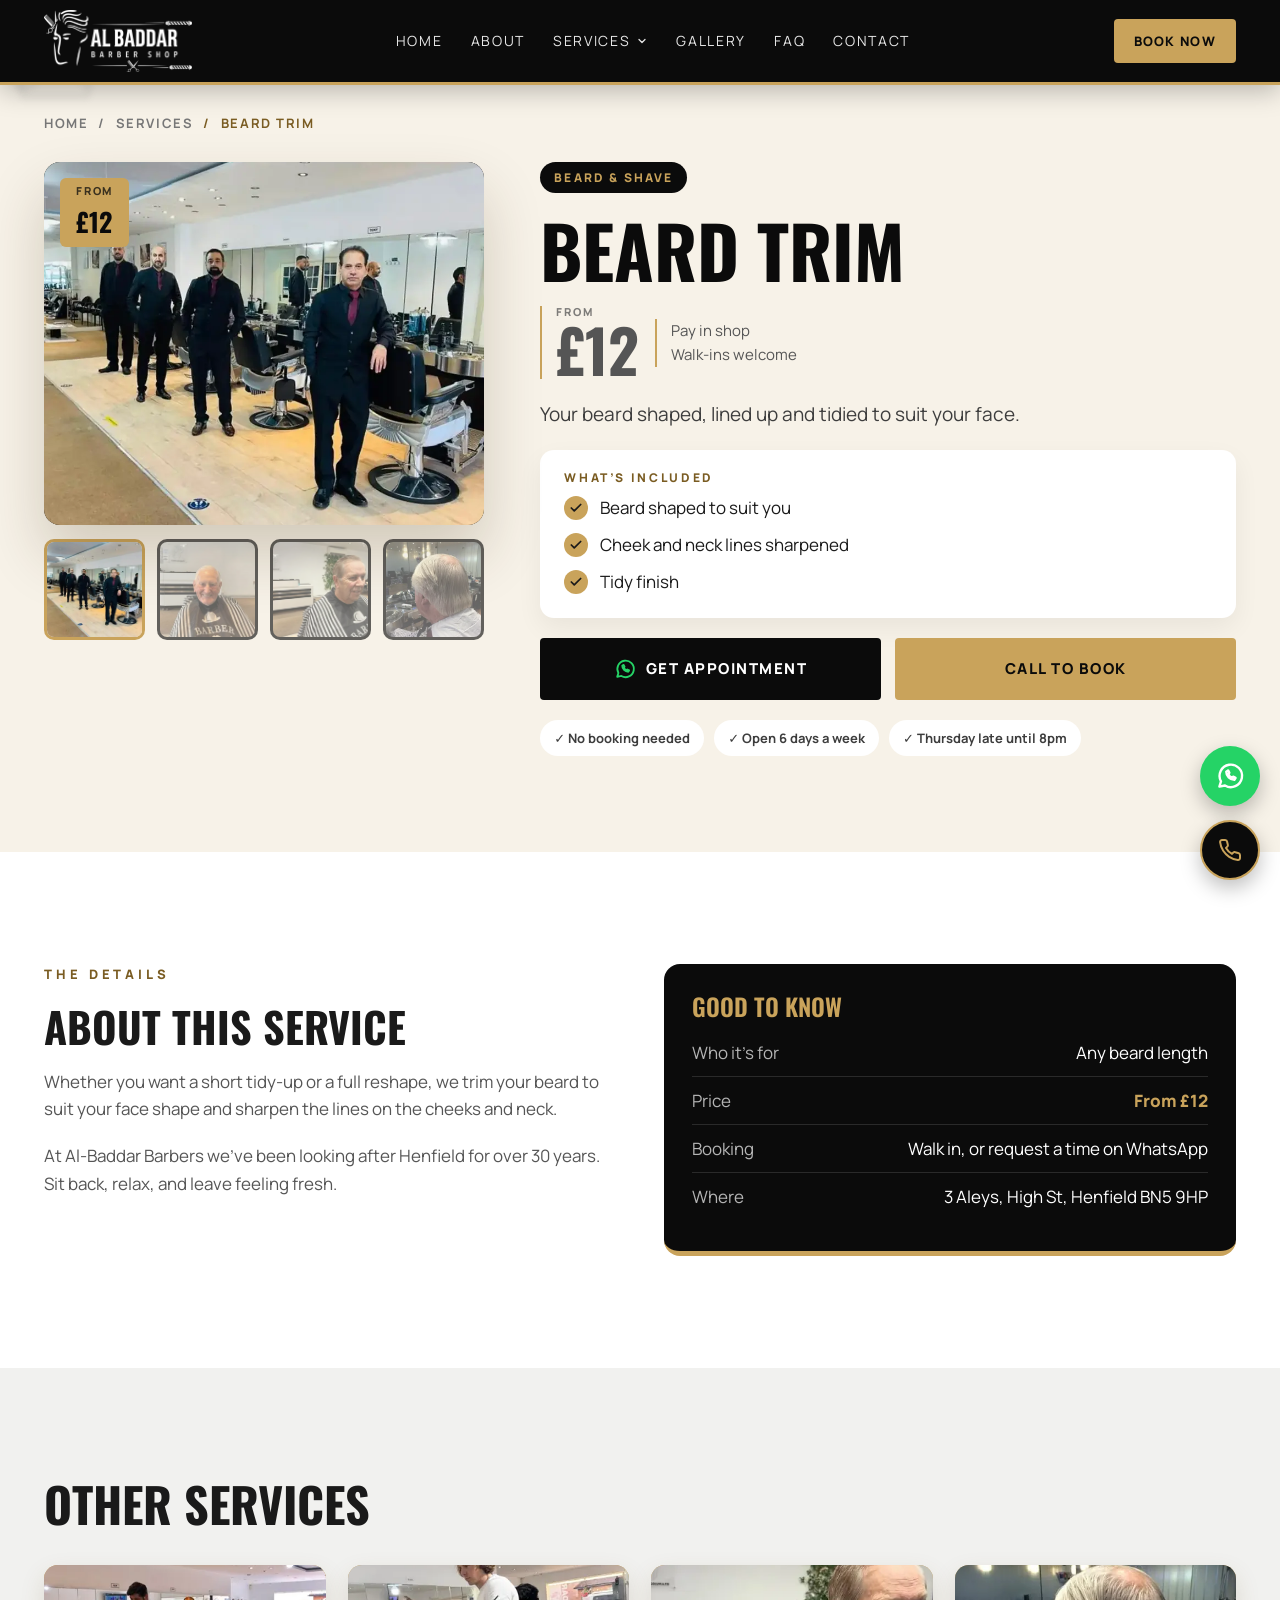
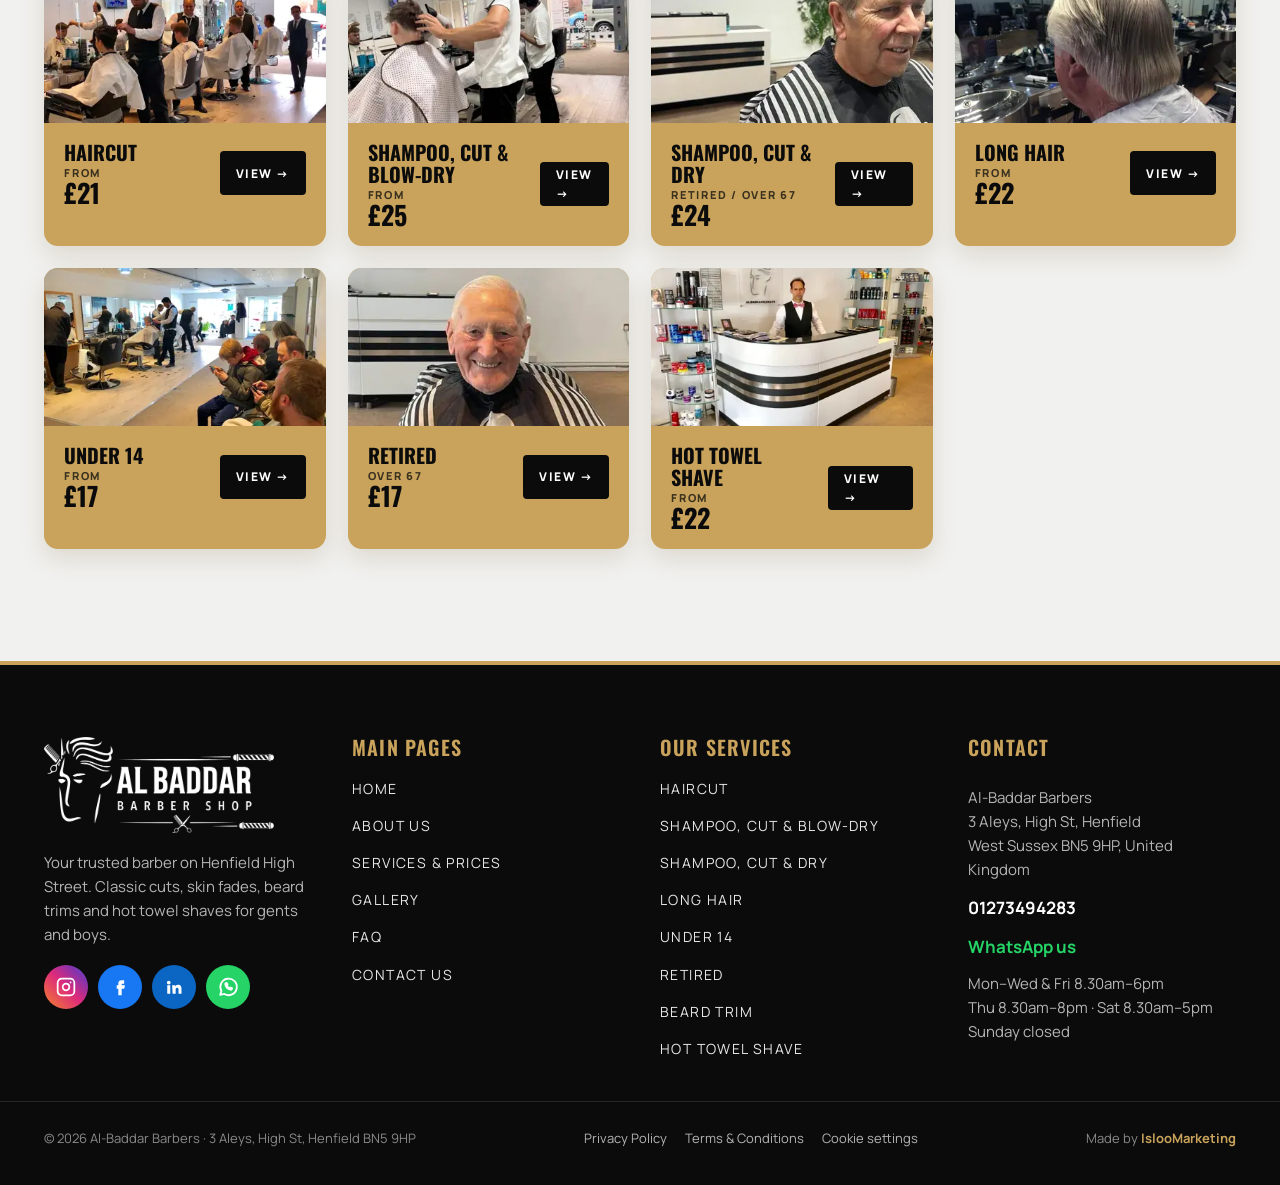
<file: services/beard-trim.html>
<!doctype html>
<html lang="en-GB">
<head>
<meta charset="utf-8">
<meta name="viewport" content="width=device-width, initial-scale=1">
<title>Beard Trim &amp; Shape-up in Henfield – from £12 | Al-Baddar</title>
<meta name="description" content="Beard Trim from £12 at Al-Baddar Barbers, Henfield High Street. Shaped, lined up and tidied to suit your face. Walk-ins welcome — 01273494283.">
<link rel="canonical" href="https://www.albaddarbarbers.co.uk/services/beard-trim.html">
<meta name="robots" content="index, follow, max-image-preview:large">
<meta name="theme-color" content="#0b0b0b">
<meta name="geo.region" content="GB-WSX">
<meta name="geo.placename" content="Henfield">
<meta property="og:type" content="website">
<meta property="og:site_name" content="Al-Baddar Barbers">
<meta property="og:locale" content="en_GB">
<meta property="og:title" content="Beard Trim &amp; Shape-up in Henfield – from £12 | Al-Baddar">
<meta property="og:description" content="Beard Trim from £12 at Al-Baddar Barbers, Henfield High Street. Shaped, lined up and tidied to suit your face. Walk-ins welcome — 01273494283.">
<meta property="og:url" content="https://www.albaddarbarbers.co.uk/services/beard-trim.html">
<meta property="og:image" content="https://www.albaddarbarbers.co.uk/assets/img/og-image.jpg">
<meta property="og:image:width" content="1200">
<meta property="og:image:height" content="630">
<meta property="og:image:alt" content="Al-Baddar Barber Shop, Henfield">
<meta name="twitter:card" content="summary_large_image">
<meta name="twitter:title" content="Beard Trim &amp; Shape-up in Henfield – from £12 | Al-Baddar">
<meta name="twitter:description" content="Beard Trim from £12 at Al-Baddar Barbers, Henfield High Street. Shaped, lined up and tidied to suit your face. Walk-ins welcome — 01273494283.">
<meta name="twitter:image" content="https://www.albaddarbarbers.co.uk/assets/img/og-image.jpg">
<link rel="icon" href="../favicon.ico" sizes="any">
<link rel="icon" type="image/png" sizes="32x32" href="../assets/img/favicon-32.png">
<link rel="apple-touch-icon" href="../assets/img/apple-touch-icon.png">
<link rel="manifest" href="../site.webmanifest">
<link rel="preconnect" href="https://fonts.googleapis.com">
<link rel="preconnect" href="https://fonts.gstatic.com" crossorigin>
<link rel="preload" as="style" href="https://fonts.googleapis.com/css2?family=Oswald:wght@500;600;700&amp;family=Manrope:wght@400;600;700;800&amp;display=swap" onload="this.onload=null;this.rel='stylesheet'">
<noscript><link rel="stylesheet" href="https://fonts.googleapis.com/css2?family=Oswald:wght@500;600;700&amp;family=Manrope:wght@400;600;700;800&amp;display=swap"></noscript>
<link rel="stylesheet" href="../assets/css/style.min.css">

<script type="application/ld+json">{
 "@context": "https://schema.org",
 "@graph": [
  {
   "@type": "Service",
   "@id": "https://www.albaddarbarbers.co.uk/services/beard-trim.html#service",
   "name": "Beard Trim",
   "serviceType": "Barber service",
   "description": "Your beard shaped, lined up and tidied to suit your face. Whether you want a short tidy-up or a full reshape, we trim your beard to suit your face shape and sharpen the lines on the cheeks and neck.",
   "url": "https://www.albaddarbarbers.co.uk/services/beard-trim.html",
   "image": "https://www.albaddarbarbers.co.uk/assets/img/barber-team.webp",
   "provider": {
    "@id": "https://www.albaddarbarbers.co.uk/#business"
   },
   "areaServed": {
    "@type": "Place",
    "name": "Henfield, West Sussex"
   },
   "offers": {
    "@type": "Offer",
    "price": "12.00",
    "priceCurrency": "GBP",
    "availability": "https://schema.org/InStock",
    "url": "https://www.albaddarbarbers.co.uk/services/beard-trim.html",
    "seller": {
     "@id": "https://www.albaddarbarbers.co.uk/#business"
    }
   }
  },
  {
   "@type": "BreadcrumbList",
   "itemListElement": [
    {
     "@type": "ListItem",
     "position": 1,
     "name": "Home",
     "item": "https://www.albaddarbarbers.co.uk/"
    },
    {
     "@type": "ListItem",
     "position": 2,
     "name": "Services",
     "item": "https://www.albaddarbarbers.co.uk/#services"
    },
    {
     "@type": "ListItem",
     "position": 3,
     "name": "Beard Trim",
     "item": "https://www.albaddarbarbers.co.uk/services/beard-trim.html"
    }
   ]
  },
  {
   "@type": [
    "HairSalon",
    "LocalBusiness"
   ],
   "@id": "https://www.albaddarbarbers.co.uk/#business",
   "name": "Al-Baddar Barbers",
   "alternateName": [
    "Al-Baddar Barber Shop",
    "Al-Baddar Barbers"
   ],
   "description": "Trusted local barbershop on Henfield High Street, serving the community for over 30 years. Haircuts, skin fades, beard trims and hot towel shaves for men and boys of all ages. Walk-ins welcome.",
   "url": "https://www.albaddarbarbers.co.uk/",
   "telephone": "+441273494283",
   "priceRange": "£12–£25",
   "currenciesAccepted": "GBP",
   "foundingDate": "1997",
   "image": [
    "https://www.albaddarbarbers.co.uk/assets/img/shopfront-henfield-high-street.webp",
    "https://www.albaddarbarbers.co.uk/assets/img/barbers-cutting-hair.webp",
    "https://www.albaddarbarbers.co.uk/assets/img/og-image.jpg"
   ],
   "logo": "https://www.albaddarbarbers.co.uk/assets/img/logo-al-baddar.png",
   "address": {
    "@type": "PostalAddress",
    "streetAddress": "3 Aleys, High Street",
    "addressLocality": "Henfield",
    "addressRegion": "West Sussex",
    "postalCode": "BN5 9HP",
    "addressCountry": "GB"
   },
   "hasMap": "https://maps.app.goo.gl/eHV9sWdLyRKpXMxz9",
   "areaServed": [
    {
     "@type": "Place",
     "name": "Henfield"
    },
    {
     "@type": "Place",
     "name": "West Sussex"
    }
   ],
   "openingHoursSpecification": [
    {
     "@type": "OpeningHoursSpecification",
     "dayOfWeek": [
      "Monday",
      "Tuesday",
      "Wednesday",
      "Friday"
     ],
     "opens": "08:30",
     "closes": "18:00"
    },
    {
     "@type": "OpeningHoursSpecification",
     "dayOfWeek": "Thursday",
     "opens": "08:30",
     "closes": "20:00"
    },
    {
     "@type": "OpeningHoursSpecification",
     "dayOfWeek": "Saturday",
     "opens": "08:30",
     "closes": "17:00"
    }
   ],
   "sameAs": [
    "https://www.instagram.com/al_baddars/",
    "https://www.facebook.com/albaddarsbarberssussex/",
    "https://uk.linkedin.com/company/al-baddar"
   ],
   "hasOfferCatalog": {
    "@type": "OfferCatalog",
    "name": "Barber services",
    "itemListElement": [
     {
      "@type": "Offer",
      "price": "21.00",
      "priceCurrency": "GBP",
      "url": "https://www.albaddarbarbers.co.uk/services/haircut.html",
      "itemOffered": {
       "@type": "Service",
       "name": "Haircut",
       "description": "Our classic gents haircut — a traditional cut, skin fade or modern fade, finished with a professional style."
      }
     },
     {
      "@type": "Offer",
      "price": "25.00",
      "priceCurrency": "GBP",
      "url": "https://www.albaddarbarbers.co.uk/services/shampoo-cut-blow-dry.html",
      "itemOffered": {
       "@type": "Service",
       "name": "Shampoo, Cut & Blow-dry",
       "description": "A fresh shampoo, your haircut of choice, then blow-dried and styled."
      }
     },
     {
      "@type": "Offer",
      "price": "24.00",
      "priceCurrency": "GBP",
      "url": "https://www.albaddarbarbers.co.uk/services/shampoo-cut-dry.html",
      "itemOffered": {
       "@type": "Service",
       "name": "Shampoo, Cut & Dry",
       "description": "Shampoo and haircut, dried and finished."
      }
     },
     {
      "@type": "Offer",
      "price": "22.00",
      "priceCurrency": "GBP",
      "url": "https://www.albaddarbarbers.co.uk/services/long-hair.html",
      "itemOffered": {
       "@type": "Service",
       "name": "Long Hair",
       "description": "Shaping and trimming for longer styles."
      }
     },
     {
      "@type": "Offer",
      "price": "17.00",
      "priceCurrency": "GBP",
      "url": "https://www.albaddarbarbers.co.uk/services/under-14.html",
      "itemOffered": {
       "@type": "Service",
       "name": "Under 14",
       "description": "Haircuts for boys under 14 — patient, friendly service."
      }
     },
     {
      "@type": "Offer",
      "price": "17.00",
      "priceCurrency": "GBP",
      "url": "https://www.albaddarbarbers.co.uk/services/retired.html",
      "itemOffered": {
       "@type": "Service",
       "name": "Retired",
       "description": "The same quality haircut at a reduced price for retired customers."
      }
     },
     {
      "@type": "Offer",
      "price": "12.00",
      "priceCurrency": "GBP",
      "url": "https://www.albaddarbarbers.co.uk/services/beard-trim.html",
      "itemOffered": {
       "@type": "Service",
       "name": "Beard Trim",
       "description": "Your beard shaped, lined up and tidied to suit your face."
      }
     },
     {
      "@type": "Offer",
      "price": "22.00",
      "priceCurrency": "GBP",
      "url": "https://www.albaddarbarbers.co.uk/services/hot-towel-shave.html",
      "itemOffered": {
       "@type": "Service",
       "name": "Hot Towel Shave",
       "description": "The traditional barber shave, with hot towels."
      }
     }
    ]
   }
  }
 ]
}</script>
</head>
<body>
<a class="skip" href="#main">Skip to content</a>
<div class="fly-layer" aria-hidden="true"><div class="fly"><svg width="80" height="80" viewBox="0 0 24 24" fill="none" stroke="currentColor" stroke-width="1.3" stroke-linecap="round" stroke-linejoin="round" aria-hidden="true"><path d="M6 3a3 3 0 1 0 0 6 3 3 0 0 0 0-6zM6 15a3 3 0 1 0 0 6 3 3 0 0 0 0-6zM20 4L8.1 15.9M14.5 14.5L20 20M8.1 8.1L12 12"/></svg></div><div class="fly"><svg width="96" height="96" viewBox="0 0 24 24" fill="none" stroke="currentColor" stroke-width="1.3" stroke-linecap="round" stroke-linejoin="round" aria-hidden="true"><path d="M3 6h18v4H3zM5 10v8M8 10v8M11 10v8M14 10v8M17 10v8M20 10v6"/></svg></div><div class="fly"><svg width="72" height="72" viewBox="0 0 24 24" fill="none" stroke="currentColor" stroke-width="1.3" stroke-linecap="round" stroke-linejoin="round" aria-hidden="true"><path d="M8 2h8a3 3 0 0 1 3 3v5a3 3 0 0 1-3 3H8a3 3 0 0 1-3-3V5a3 3 0 0 1 3-3zM10 13h4v9h-4zM9 6h.01M12 6h.01M15 6h.01M9 9h.01M12 9h.01M15 9h.01"/></svg></div><div class="fly"><svg width="110" height="110" viewBox="0 0 24 24" fill="none" stroke="currentColor" stroke-width="1.3" stroke-linecap="round" stroke-linejoin="round" aria-hidden="true"><path d="M8 3h8l1 4 4 2-2 12H5L3 9l4-2zM9 3c0 2 1.3 3 3 3s3-1 3-3"/></svg></div><div class="fly"><svg width="70" height="70" viewBox="0 0 24 24" fill="none" stroke="currentColor" stroke-width="1.3" stroke-linecap="round" stroke-linejoin="round" aria-hidden="true"><path d="M7 2h10v4H7zM6 6h12l-1 14a2 2 0 0 1-2 2H9a2 2 0 0 1-2-2zM9 2v4M12 2v4M15 2v4M10 12h4"/></svg></div><div class="fly"><svg width="64" height="64" viewBox="0 0 24 24" fill="none" stroke="currentColor" stroke-width="1.3" stroke-linecap="round" stroke-linejoin="round" aria-hidden="true"><path d="M10 2h4v3h-4zM9 5h6l-.5 15a1.5 1.5 0 0 1-1.5 1.5h-2A1.5 1.5 0 0 1 9.5 20zM12 9v3"/></svg></div><div class="fly"><svg width="100" height="100" viewBox="0 0 24 24" fill="none" stroke="currentColor" stroke-width="1.3" stroke-linecap="round" stroke-linejoin="round" aria-hidden="true"><path d="M6 3a3 3 0 1 0 0 6 3 3 0 0 0 0-6zM6 15a3 3 0 1 0 0 6 3 3 0 0 0 0-6zM20 4L8.1 15.9M14.5 14.5L20 20M8.1 8.1L12 12"/></svg></div><div class="fly"><svg width="76" height="76" viewBox="0 0 24 24" fill="none" stroke="currentColor" stroke-width="1.3" stroke-linecap="round" stroke-linejoin="round" aria-hidden="true"><path d="M3 6h18v4H3zM5 10v8M8 10v8M11 10v8M14 10v8M17 10v8M20 10v6"/></svg></div></div>
<div class="fabs">
<a href="https://wa.me/441273494283?text=Hi%20Al-Baddar%20Barbers%2C%20I%20would%20like%20to%20book%20an%20appointment." class="fab wa" aria-label="Chat on WhatsApp" target="_blank" rel="noopener"><svg width="30" height="30" viewBox="0 0 24 24" fill="none" stroke="currentColor" stroke-width="1.9" stroke-linecap="round" stroke-linejoin="round" aria-hidden="true"><path d="M3.5 20.5l1.3-4.2A9 9 0 1 1 8 19.6zM9 8.5c0 3.5 3 6.5 6.5 6.5l1-1.5-2-1-1 .8c-1.2-.5-2.3-1.6-2.8-2.8l.8-1-1-2z"/></svg></a>
<a href="tel:+441273494283" class="fab call" aria-label="Call Al-Baddar Barbers"><svg width="24" height="24" viewBox="0 0 24 24" fill="none" stroke="currentColor" stroke-width="2" stroke-linecap="round" stroke-linejoin="round" aria-hidden="true"><path d="M22 16.9v3a2 2 0 0 1-2.2 2 19.8 19.8 0 0 1-8.6-3.1 19.5 19.5 0 0 1-6-6A19.8 19.8 0 0 1 2.1 4.2 2 2 0 0 1 4.1 2h3a2 2 0 0 1 2 1.7c.1 1 .4 1.9.7 2.8a2 2 0 0 1-.5 2.1L8 9.9a16 16 0 0 0 6 6l1.3-1.3a2 2 0 0 1 2.1-.4c.9.3 1.8.6 2.8.7a2 2 0 0 1 1.7 2z"/></svg></a>
</div>
<header class="header"><div class="container">
<a class="brand" href="../index.html#top" aria-label="Al-Baddar Barbers home"><img src="../assets/img/logo-al-baddar.webp" alt="Al-Baddar Barber Shop" width="600" height="251"></a>
<nav class="nav" aria-label="Main">
<a href="../index.html#top">Home</a><a href="../about.html">About</a>
<div class="dd"><a href="../index.html#services">Services <svg width="12" height="12" viewBox="0 0 24 24" fill="none" stroke="currentColor" stroke-width="2.5" stroke-linecap="round" stroke-linejoin="round" aria-hidden="true"><path d="M6 9l6 6 6-6"/></svg></a><div class="dd-menu"><a href="../services/haircut.html"><span>Haircut</span><b>From £21</b></a><a href="../services/shampoo-cut-blow-dry.html"><span>Shampoo, Cut &amp; Blow-dry</span><b>From £25</b></a><a href="../services/shampoo-cut-dry.html"><span>Shampoo, Cut &amp; Dry</span><b>£24 (Retired / Over 67)</b></a><a href="../services/long-hair.html"><span>Long Hair</span><b>From £22</b></a><a href="../services/under-14.html"><span>Under 14</span><b>From £17</b></a><a href="../services/retired.html"><span>Retired</span><b>£17 (Over 67)</b></a><a href="../services/beard-trim.html"><span>Beard Trim</span><b>From £12</b></a><a href="../services/hot-towel-shave.html"><span>Hot Towel Shave</span><b>From £22</b></a></div></div>
<a href="../index.html#gallery">Gallery</a><a href="../index.html#faq">FAQ</a><a href="../contact.html">Contact</a>
</nav>
<div class="header-cta">
<a class="btn btn-gold btn-sm hide-xs" href="https://wa.me/441273494283?text=Hi%20Al-Baddar%20Barbers%2C%20I%20would%20like%20to%20book%20an%20appointment." target="_blank" rel="noopener">Book Now</a>
<details class="burger"><summary aria-label="Open menu"><svg width="20" height="20" viewBox="0 0 24 24" fill="none" stroke="currentColor" stroke-width="2" stroke-linecap="round" stroke-linejoin="round" aria-hidden="true"><path d="M3 6h18M3 12h18M3 18h18"/></svg></summary>
<nav class="mnav" aria-label="Mobile"><a href="../index.html#top">Home</a><a href="../about.html">About</a><a href="../index.html#services">Services &amp; Prices</a><a class="sub" href="../services/haircut.html">— Haircut · from £21</a><a class="sub" href="../services/shampoo-cut-blow-dry.html">— Shampoo, Cut &amp; Blow-dry · from £25</a><a class="sub" href="../services/shampoo-cut-dry.html">— Shampoo, Cut &amp; Dry · £24 (Retired / Over 67)</a><a class="sub" href="../services/long-hair.html">— Long Hair · from £22</a><a class="sub" href="../services/under-14.html">— Under 14 · from £17</a><a class="sub" href="../services/retired.html">— Retired · £17 (Over 67)</a><a class="sub" href="../services/beard-trim.html">— Beard Trim · from £12</a><a class="sub" href="../services/hot-towel-shave.html">— Hot Towel Shave · from £22</a><a href="../index.html#gallery">Gallery</a><a href="../index.html#faq">FAQ</a><a href="../contact.html">Contact</a></nav>
</details>
</div>
</div></header>
<main id="main">

<section class="bg-cream"><div class="container">
<nav class="crumbs" aria-label="Breadcrumb"><ol><li><a href="../index.html">Home</a></li><li><a href="../index.html#services">Services</a></li><li aria-current="page">Beard Trim</li></ol></nav>
<div class="product">
<div class="gallery">
<div class="main-img"><img src="../assets/img/barber-team.webp" srcset="../assets/img/barber-team-400.webp 400w, ../assets/img/barber-team-800.webp 800w, ../assets/img/barber-team.webp 1097w" sizes="(max-width: 900px) 100vw, 600px" alt="The Al-Baddar barbers standing by their chairs" width="1097" height="1400" fetchpriority="high" data-main-img><span class="price-tag"><small>From</small> £12</span></div>
<div class="pthumbs"><button type="button" class="on" data-src="../assets/img/barber-team.webp" data-srcset="../assets/img/barber-team-400.webp 400w, ../assets/img/barber-team-800.webp 800w, ../assets/img/barber-team.webp 1097w" aria-label="Show photo 1"><img src="../assets/img/barber-team-400.webp" alt="" loading="lazy" decoding="async" width="150" height="150"></button><button type="button" class="" data-src="../assets/img/customer-happy-regular.webp" data-srcset="../assets/img/customer-happy-regular-400.webp 400w, ../assets/img/customer-happy-regular.webp 546w" aria-label="Show photo 2"><img src="../assets/img/customer-happy-regular-400.webp" alt="" loading="lazy" decoding="async" width="150" height="150"></button><button type="button" class="" data-src="../assets/img/customer-slicked-back.webp" data-srcset="../assets/img/customer-slicked-back-400.webp 400w, ../assets/img/customer-slicked-back.webp 720w" aria-label="Show photo 3"><img src="../assets/img/customer-slicked-back-400.webp" alt="" loading="lazy" decoding="async" width="150" height="150"></button><button type="button" class="" data-src="../assets/img/customer-long-hair-trim.webp" data-srcset="../assets/img/customer-long-hair-trim-400.webp 400w, ../assets/img/customer-long-hair-trim-800.webp 800w, ../assets/img/customer-long-hair-trim.webp 960w" aria-label="Show photo 4"><img src="../assets/img/customer-long-hair-trim-400.webp" alt="" loading="lazy" decoding="async" width="150" height="150"></button></div>
</div>
<div class="pinfo">
<span class="tag">Beard &amp; Shave</span>
<h1>Beard Trim</h1>
<div class="pprice"><span class="price"><small>From</small> £12</span><span>Pay in shop<br>Walk-ins welcome</span></div>
<p style="font-size:19px;color:#3d3d3d">Your beard shaped, lined up and tidied to suit your face.</p>
<div class="includes"><h2>What’s included</h2><ul><li><span class="tick"><svg width="14" height="14" viewBox="0 0 24 24" fill="none" stroke="currentColor" stroke-width="3" stroke-linecap="round" stroke-linejoin="round" aria-hidden="true"><path d="M20 6L9 17l-5-5"/></svg></span>Beard shaped to suit you</li><li><span class="tick"><svg width="14" height="14" viewBox="0 0 24 24" fill="none" stroke="currentColor" stroke-width="3" stroke-linecap="round" stroke-linejoin="round" aria-hidden="true"><path d="M20 6L9 17l-5-5"/></svg></span>Cheek and neck lines sharpened</li><li><span class="tick"><svg width="14" height="14" viewBox="0 0 24 24" fill="none" stroke="currentColor" stroke-width="3" stroke-linecap="round" stroke-linejoin="round" aria-hidden="true"><path d="M20 6L9 17l-5-5"/></svg></span>Tidy finish</li></ul></div>
<div class="btn-row"><a class="btn btn-dark btn-block" href="https://wa.me/441273494283?text=Hi%20Al-Baddar%20Barbers%2C%20I%20would%20like%20to%20book%20an%20appointment%20for%3A%20Beard%20Trim%20%28%C2%A312%29." target="_blank" rel="noopener"><span style="color:var(--wa);display:flex"><svg width="22" height="22" viewBox="0 0 24 24" fill="none" stroke="currentColor" stroke-width="2" stroke-linecap="round" stroke-linejoin="round" aria-hidden="true"><path d="M3.5 20.5l1.3-4.2A9 9 0 1 1 8 19.6zM9 8.5c0 3.5 3 6.5 6.5 6.5l1-1.5-2-1-1 .8c-1.2-.5-2.3-1.6-2.8-2.8l.8-1-1-2z"/></svg></span>Get Appointment</a><a class="btn btn-gold btn-block" href="tel:+441273494283">Call to Book</a></div>
<div class="chips"><span>✓ No booking needed</span><span>✓ Open 6 days a week</span><span>✓ Thursday late until 8pm</span></div>
</div>
</div>
</div></section>

<section class="section bg-white"><div class="container details">
<div class="stack rv"><p class="eyebrow" style="margin:0">The Details</p><h2 class="h2" style="font-size:42px">About this service</h2>
<p class="muted">Whether you want a short tidy-up or a full reshape, we trim your beard to suit your face shape and sharpen the lines on the cheeks and neck.</p>
<p class="muted">At Al-Baddar Barbers we’ve been looking after Henfield for over 30 years. Sit back, relax, and leave feeling fresh.</p></div>
<div class="know rv"><h2>Good to know</h2><dl>
<div><dt>Who it’s for</dt><dd>Any beard length</dd></div>
<div><dt>Price</dt><dd style="color:var(--gold);font-weight:800">From £12</dd></div>
<div><dt>Booking</dt><dd>Walk in, or request a time on WhatsApp</dd></div>
<div><dt>Where</dt><dd>3 Aleys, High St, Henfield BN5 9HP</dd></div></dl></div>
</div></section>

<section class="section bg-grey"><div class="container">
<h2 class="h2 rv" style="font-size:clamp(34px,4vw,48px)">Other Services</h2>
<div class="cards" style="margin-top:36px"><a class="card mini rv" href="haircut.html"><img src="../assets/img/barbers-cutting-hair.webp" srcset="../assets/img/barbers-cutting-hair-400.webp 400w, ../assets/img/barbers-cutting-hair-800.webp 800w, ../assets/img/barbers-cutting-hair.webp 1400w" sizes="300px" alt="" width="1400" height="1050" loading="lazy" decoding="async"><div class="foot"><div><h3>Haircut</h3><div class="price"><small>From</small> £21</div></div><span class="cbtn">View →</span></div></a><a class="card mini rv" href="shampoo-cut-blow-dry.html"><img src="../assets/img/barber-blow-dry.webp" srcset="../assets/img/barber-blow-dry-400.webp 400w, ../assets/img/barber-blow-dry-800.webp 800w, ../assets/img/barber-blow-dry.webp 1050w" sizes="300px" alt="" width="1050" height="1400" loading="lazy" decoding="async"><div class="foot"><div><h3>Shampoo, Cut &amp; Blow-dry</h3><div class="price"><small>From</small> £25</div></div><span class="cbtn">View →</span></div></a><a class="card mini rv" href="shampoo-cut-dry.html"><img src="../assets/img/customer-slicked-back.webp" srcset="../assets/img/customer-slicked-back-400.webp 400w, ../assets/img/customer-slicked-back.webp 720w" sizes="300px" alt="" width="720" height="960" loading="lazy" decoding="async"><div class="foot"><div><h3>Shampoo, Cut &amp; Dry</h3><div class="price"><small>Retired / Over 67</small> £24</div></div><span class="cbtn">View →</span></div></a><a class="card mini rv" href="long-hair.html"><img src="../assets/img/customer-long-hair-trim.webp" srcset="../assets/img/customer-long-hair-trim-400.webp 400w, ../assets/img/customer-long-hair-trim-800.webp 800w, ../assets/img/customer-long-hair-trim.webp 960w" sizes="300px" alt="" width="960" height="720" loading="lazy" decoding="async"><div class="foot"><div><h3>Long Hair</h3><div class="price"><small>From</small> £22</div></div><span class="cbtn">View →</span></div></a><a class="card mini rv" href="under-14.html"><img src="../assets/img/shop-busy-afternoon.webp" srcset="../assets/img/shop-busy-afternoon-400.webp 400w, ../assets/img/shop-busy-afternoon-800.webp 800w, ../assets/img/shop-busy-afternoon.webp 1400w" sizes="300px" alt="" width="1400" height="1050" loading="lazy" decoding="async"><div class="foot"><div><h3>Under 14</h3><div class="price"><small>From</small> £17</div></div><span class="cbtn">View →</span></div></a><a class="card mini rv" href="retired.html"><img src="../assets/img/customer-happy-regular.webp" srcset="../assets/img/customer-happy-regular-400.webp 400w, ../assets/img/customer-happy-regular.webp 546w" sizes="300px" alt="" width="546" height="960" loading="lazy" decoding="async"><div class="foot"><div><h3>Retired</h3><div class="price"><small>Over 67</small> £17</div></div><span class="cbtn">View →</span></div></a><a class="card mini rv" href="hot-towel-shave.html"><img src="../assets/img/owner-reception.webp" srcset="../assets/img/owner-reception-400.webp 400w, ../assets/img/owner-reception-800.webp 800w, ../assets/img/owner-reception.webp 1400w" sizes="300px" alt="" width="1400" height="1050" loading="lazy" decoding="async"><div class="foot"><div><h3>Hot Towel Shave</h3><div class="price"><small>From</small> £22</div></div><span class="cbtn">View →</span></div></a></div>
</div></section>
</main>
<footer class="footer"><div class="container cols">
<div><img class="logo" src="../assets/img/logo-al-baddar.webp" alt="Al-Baddar Barber Shop" width="600" height="251" loading="lazy">
<p style="margin-top:18px">Your trusted barber on Henfield High Street. Classic cuts, skin fades, beard trims and hot towel shaves for gents and boys.</p>
<div class="socials"><a href="https://www.instagram.com/al_baddars/" class="soc ig" aria-label="Instagram" target="_blank" rel="noopener"><svg width="20" height="20" viewBox="0 0 24 24" fill="none" stroke="currentColor" stroke-width="2.1" stroke-linecap="round" stroke-linejoin="round" aria-hidden="true"><path d="M7 2h10a5 5 0 0 1 5 5v10a5 5 0 0 1-5 5H7a5 5 0 0 1-5-5V7a5 5 0 0 1 5-5zM16 11.4A4 4 0 1 1 12.6 8 4 4 0 0 1 16 11.4zM17.5 6.5h.01"/></svg></a><a href="https://www.facebook.com/albaddarsbarberssussex/" class="soc fb" aria-label="Facebook" target="_blank" rel="noopener"><svg width="20" height="20" viewBox="0 0 24 24" fill="currentColor" stroke="none" stroke-width="2.1" stroke-linecap="round" stroke-linejoin="round" aria-hidden="true"><path d="M14 8h3V4h-3a4 4 0 0 0-4 4v2H8v4h2v8h4v-8h3l1-4h-4V8.5a.5.5 0 0 1 .5-.5z"/></svg></a><a href="https://uk.linkedin.com/company/al-baddar" class="soc li" aria-label="LinkedIn" target="_blank" rel="noopener"><svg width="18" height="18" viewBox="0 0 24 24" fill="currentColor" stroke="none" stroke-width="2.1" stroke-linecap="round" stroke-linejoin="round" aria-hidden="true"><path d="M4.98 3.5a2.5 2.5 0 1 1 0 5 2.5 2.5 0 0 1 0-5zM3 9.5h4V21H3zM9.5 9.5h3.8v1.6h.1c.5-1 1.8-2 3.8-2 4 0 4.8 2.6 4.8 6V21h-4v-5.2c0-1.3 0-2.9-1.8-2.9s-2 1.4-2 2.8V21h-4z"/></svg></a><a href="https://wa.me/441273494283?text=Hi%20Al-Baddar%20Barbers%2C%20I%20would%20like%20to%20book%20an%20appointment." class="soc wa" aria-label="WhatsApp" target="_blank" rel="noopener"><svg width="22" height="22" viewBox="0 0 24 24" fill="none" stroke="currentColor" stroke-width="2" stroke-linecap="round" stroke-linejoin="round" aria-hidden="true"><path d="M3.5 20.5l1.3-4.2A9 9 0 1 1 8 19.6zM9 8.5c0 3.5 3 6.5 6.5 6.5l1-1.5-2-1-1 .8c-1.2-.5-2.3-1.6-2.8-2.8l.8-1-1-2z"/></svg></a></div></div>
<nav aria-labelledby="f-pages"><h2 id="f-pages">Main Pages</h2><ul><li><a href="../index.html#top">Home</a></li><li><a href="../about.html">About Us</a></li><li><a href="../index.html#services">Services &amp; Prices</a></li><li><a href="../index.html#gallery">Gallery</a></li><li><a href="../index.html#faq">FAQ</a></li><li><a href="../contact.html">Contact Us</a></li></ul></nav>
<nav aria-labelledby="f-svc"><h2 id="f-svc">Our Services</h2><ul><li><a href="../services/haircut.html">Haircut</a></li><li><a href="../services/shampoo-cut-blow-dry.html">Shampoo, Cut &amp; Blow-dry</a></li><li><a href="../services/shampoo-cut-dry.html">Shampoo, Cut &amp; Dry</a></li><li><a href="../services/long-hair.html">Long Hair</a></li><li><a href="../services/under-14.html">Under 14</a></li><li><a href="../services/retired.html">Retired</a></li><li><a href="../services/beard-trim.html">Beard Trim</a></li><li><a href="../services/hot-towel-shave.html">Hot Towel Shave</a></li></ul></nav>
<div class="contact"><h2>Contact</h2>
<address>Al-Baddar Barbers<br>3 Aleys, High St, Henfield<br>West Sussex BN5 9HP, United Kingdom</address>
<a href="tel:+441273494283" style="color:#fff">01273494283</a>
<a href="https://wa.me/441273494283?text=Hi%20Al-Baddar%20Barbers%2C%20I%20would%20like%20to%20book%20an%20appointment." style="color:var(--wa)" target="_blank" rel="noopener">WhatsApp us</a>
<p>Mon–Wed &amp; Fri 8.30am–6pm<br>Thu 8.30am–8pm · Sat 8.30am–5pm<br>Sunday closed</p></div>
</div>
<div class="legal"><div class="container"><span>© <span data-year>2026</span> Al-Baddar Barbers · 3 Aleys, High St, Henfield BN5 9HP</span><span class="legal-links"><a href="../privacy.html">Privacy Policy</a><a href="../terms.html">Terms &amp; Conditions</a><button type="button" data-cookie-settings>Cookie settings</button></span><span>Made by <strong style="color:var(--gold)">IslooMarketing</strong></span></div></div>
</footer>
<script src="../assets/js/main.min.js" defer></script>
<div class="cookie" id="cookie" role="dialog" aria-live="polite" aria-label="Cookie choices" hidden>
<p><strong>Cookies</strong> We use essential storage to remember your choice. With your OK we also load Google Maps, which sets its own cookies. <a href="../privacy.html#cookies">Privacy &amp; cookie policy</a></p>
<div class="cookie-btns"><button type="button" class="btn btn-gold btn-sm" data-cookie="all">Accept all</button><button type="button" class="btn btn-light btn-sm" data-cookie="essential">Essential only</button></div>
</div>
</body>
</html>
</file>
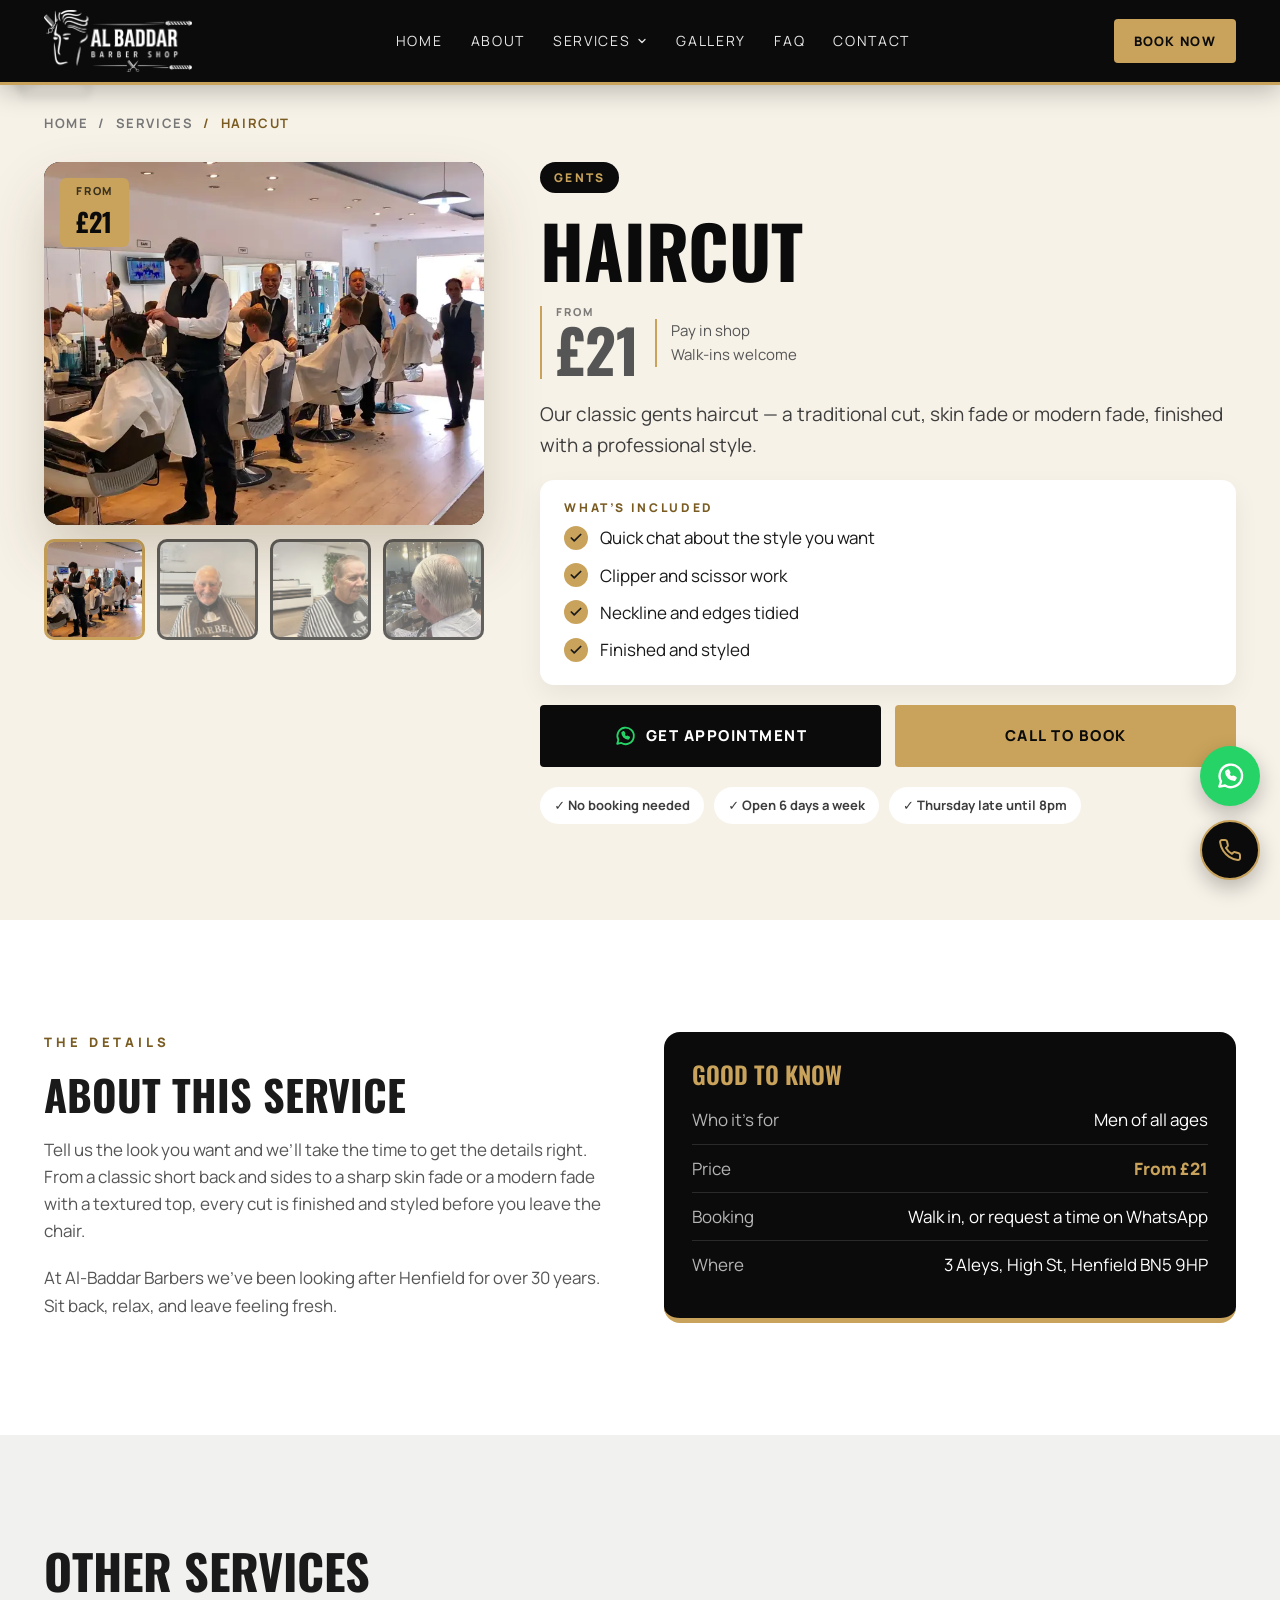
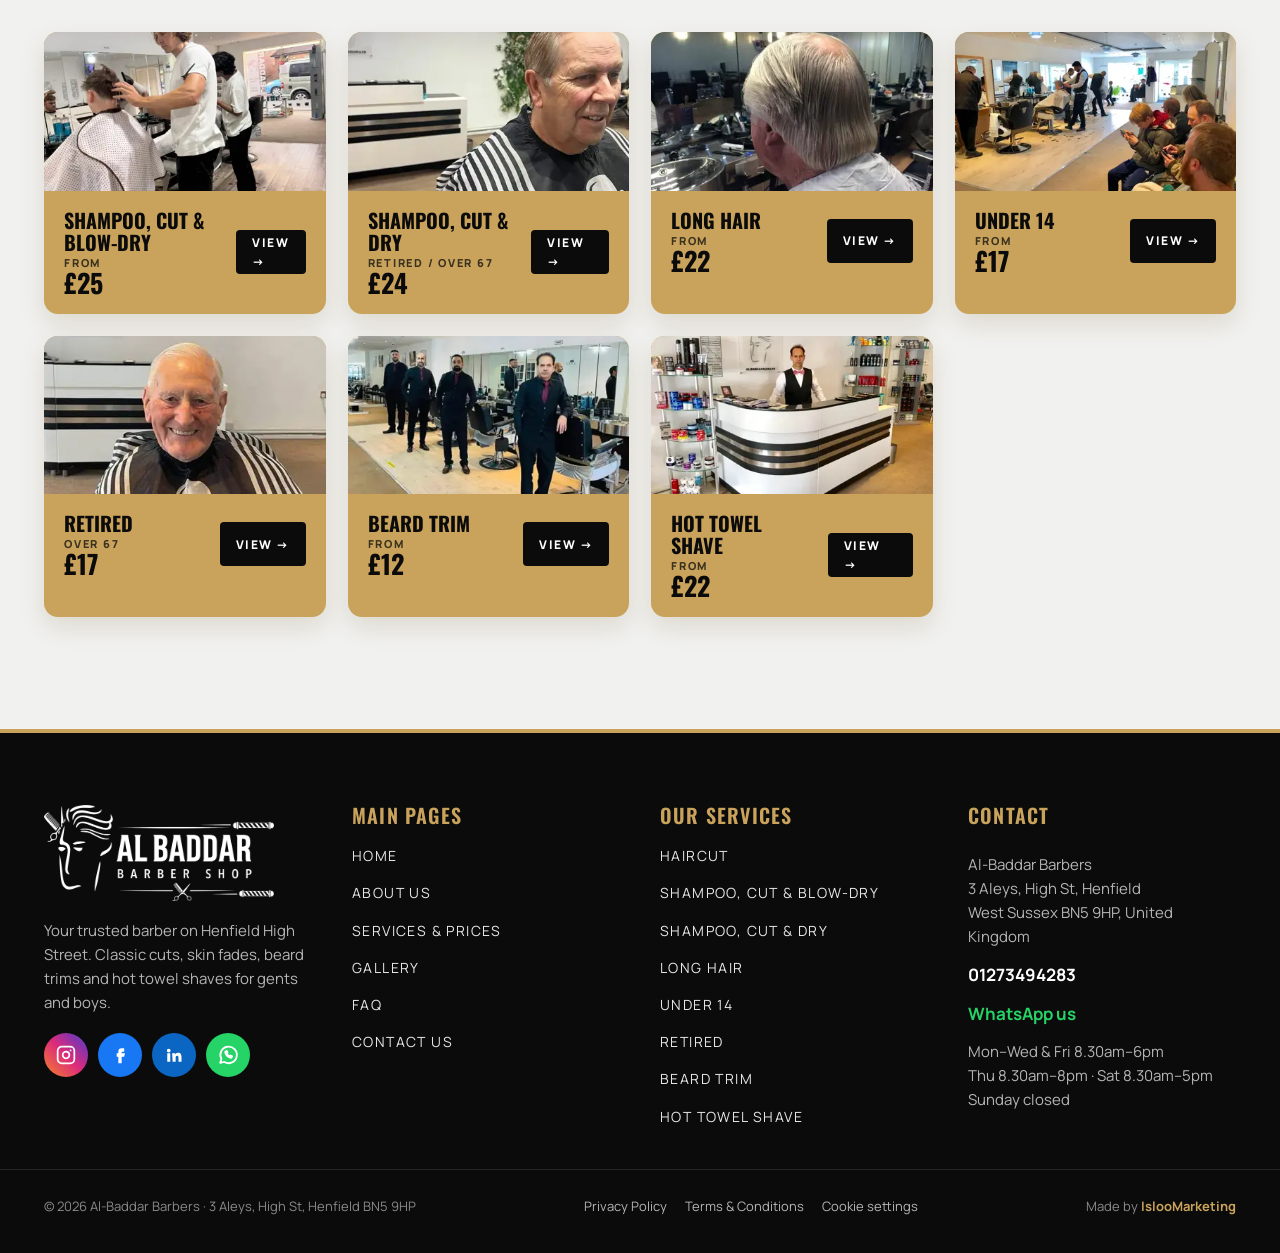
<file: services/haircut.html>
<!doctype html>
<html lang="en-GB">
<head>
<meta charset="utf-8">
<meta name="viewport" content="width=device-width, initial-scale=1">
<title>Men’s Haircut &amp; Skin Fade in Henfield – from £21 | Al-Baddar</title>
<meta name="description" content="Haircut from £21 at Al-Baddar Barbers, Henfield High Street. Classic cut, skin fade or modern fade — finished and styled. Walk-ins welcome — 01273494283.">
<link rel="canonical" href="https://www.albaddarbarbers.co.uk/services/haircut.html">
<meta name="robots" content="index, follow, max-image-preview:large">
<meta name="theme-color" content="#0b0b0b">
<meta name="geo.region" content="GB-WSX">
<meta name="geo.placename" content="Henfield">
<meta property="og:type" content="website">
<meta property="og:site_name" content="Al-Baddar Barbers">
<meta property="og:locale" content="en_GB">
<meta property="og:title" content="Men’s Haircut &amp; Skin Fade in Henfield – from £21 | Al-Baddar">
<meta property="og:description" content="Haircut from £21 at Al-Baddar Barbers, Henfield High Street. Classic cut, skin fade or modern fade — finished and styled. Walk-ins welcome — 01273494283.">
<meta property="og:url" content="https://www.albaddarbarbers.co.uk/services/haircut.html">
<meta property="og:image" content="https://www.albaddarbarbers.co.uk/assets/img/og-image.jpg">
<meta property="og:image:width" content="1200">
<meta property="og:image:height" content="630">
<meta property="og:image:alt" content="Al-Baddar Barber Shop, Henfield">
<meta name="twitter:card" content="summary_large_image">
<meta name="twitter:title" content="Men’s Haircut &amp; Skin Fade in Henfield – from £21 | Al-Baddar">
<meta name="twitter:description" content="Haircut from £21 at Al-Baddar Barbers, Henfield High Street. Classic cut, skin fade or modern fade — finished and styled. Walk-ins welcome — 01273494283.">
<meta name="twitter:image" content="https://www.albaddarbarbers.co.uk/assets/img/og-image.jpg">
<link rel="icon" href="../favicon.ico" sizes="any">
<link rel="icon" type="image/png" sizes="32x32" href="../assets/img/favicon-32.png">
<link rel="apple-touch-icon" href="../assets/img/apple-touch-icon.png">
<link rel="manifest" href="../site.webmanifest">
<link rel="preconnect" href="https://fonts.googleapis.com">
<link rel="preconnect" href="https://fonts.gstatic.com" crossorigin>
<link rel="preload" as="style" href="https://fonts.googleapis.com/css2?family=Oswald:wght@500;600;700&amp;family=Manrope:wght@400;600;700;800&amp;display=swap" onload="this.onload=null;this.rel='stylesheet'">
<noscript><link rel="stylesheet" href="https://fonts.googleapis.com/css2?family=Oswald:wght@500;600;700&amp;family=Manrope:wght@400;600;700;800&amp;display=swap"></noscript>
<link rel="stylesheet" href="../assets/css/style.min.css">

<script type="application/ld+json">{
 "@context": "https://schema.org",
 "@graph": [
  {
   "@type": "Service",
   "@id": "https://www.albaddarbarbers.co.uk/services/haircut.html#service",
   "name": "Haircut",
   "serviceType": "Barber service",
   "description": "Our classic gents haircut — a traditional cut, skin fade or modern fade, finished with a professional style. Tell us the look you want and we’ll take the time to get the details right. From a classic short back and sides to a sharp skin fade or a modern fade with a textured top, every cut is finished and styled before you leave the chair.",
   "url": "https://www.albaddarbarbers.co.uk/services/haircut.html",
   "image": "https://www.albaddarbarbers.co.uk/assets/img/barbers-cutting-hair.webp",
   "provider": {
    "@id": "https://www.albaddarbarbers.co.uk/#business"
   },
   "areaServed": {
    "@type": "Place",
    "name": "Henfield, West Sussex"
   },
   "offers": {
    "@type": "Offer",
    "price": "21.00",
    "priceCurrency": "GBP",
    "availability": "https://schema.org/InStock",
    "url": "https://www.albaddarbarbers.co.uk/services/haircut.html",
    "seller": {
     "@id": "https://www.albaddarbarbers.co.uk/#business"
    }
   }
  },
  {
   "@type": "BreadcrumbList",
   "itemListElement": [
    {
     "@type": "ListItem",
     "position": 1,
     "name": "Home",
     "item": "https://www.albaddarbarbers.co.uk/"
    },
    {
     "@type": "ListItem",
     "position": 2,
     "name": "Services",
     "item": "https://www.albaddarbarbers.co.uk/#services"
    },
    {
     "@type": "ListItem",
     "position": 3,
     "name": "Haircut",
     "item": "https://www.albaddarbarbers.co.uk/services/haircut.html"
    }
   ]
  },
  {
   "@type": [
    "HairSalon",
    "LocalBusiness"
   ],
   "@id": "https://www.albaddarbarbers.co.uk/#business",
   "name": "Al-Baddar Barbers",
   "alternateName": [
    "Al-Baddar Barber Shop",
    "Al-Baddar Barbers"
   ],
   "description": "Trusted local barbershop on Henfield High Street, serving the community for over 30 years. Haircuts, skin fades, beard trims and hot towel shaves for men and boys of all ages. Walk-ins welcome.",
   "url": "https://www.albaddarbarbers.co.uk/",
   "telephone": "+441273494283",
   "priceRange": "£12–£25",
   "currenciesAccepted": "GBP",
   "foundingDate": "1997",
   "image": [
    "https://www.albaddarbarbers.co.uk/assets/img/shopfront-henfield-high-street.webp",
    "https://www.albaddarbarbers.co.uk/assets/img/barbers-cutting-hair.webp",
    "https://www.albaddarbarbers.co.uk/assets/img/og-image.jpg"
   ],
   "logo": "https://www.albaddarbarbers.co.uk/assets/img/logo-al-baddar.png",
   "address": {
    "@type": "PostalAddress",
    "streetAddress": "3 Aleys, High Street",
    "addressLocality": "Henfield",
    "addressRegion": "West Sussex",
    "postalCode": "BN5 9HP",
    "addressCountry": "GB"
   },
   "hasMap": "https://maps.app.goo.gl/eHV9sWdLyRKpXMxz9",
   "areaServed": [
    {
     "@type": "Place",
     "name": "Henfield"
    },
    {
     "@type": "Place",
     "name": "West Sussex"
    }
   ],
   "openingHoursSpecification": [
    {
     "@type": "OpeningHoursSpecification",
     "dayOfWeek": [
      "Monday",
      "Tuesday",
      "Wednesday",
      "Friday"
     ],
     "opens": "08:30",
     "closes": "18:00"
    },
    {
     "@type": "OpeningHoursSpecification",
     "dayOfWeek": "Thursday",
     "opens": "08:30",
     "closes": "20:00"
    },
    {
     "@type": "OpeningHoursSpecification",
     "dayOfWeek": "Saturday",
     "opens": "08:30",
     "closes": "17:00"
    }
   ],
   "sameAs": [
    "https://www.instagram.com/al_baddars/",
    "https://www.facebook.com/albaddarsbarberssussex/",
    "https://uk.linkedin.com/company/al-baddar"
   ],
   "hasOfferCatalog": {
    "@type": "OfferCatalog",
    "name": "Barber services",
    "itemListElement": [
     {
      "@type": "Offer",
      "price": "21.00",
      "priceCurrency": "GBP",
      "url": "https://www.albaddarbarbers.co.uk/services/haircut.html",
      "itemOffered": {
       "@type": "Service",
       "name": "Haircut",
       "description": "Our classic gents haircut — a traditional cut, skin fade or modern fade, finished with a professional style."
      }
     },
     {
      "@type": "Offer",
      "price": "25.00",
      "priceCurrency": "GBP",
      "url": "https://www.albaddarbarbers.co.uk/services/shampoo-cut-blow-dry.html",
      "itemOffered": {
       "@type": "Service",
       "name": "Shampoo, Cut & Blow-dry",
       "description": "A fresh shampoo, your haircut of choice, then blow-dried and styled."
      }
     },
     {
      "@type": "Offer",
      "price": "24.00",
      "priceCurrency": "GBP",
      "url": "https://www.albaddarbarbers.co.uk/services/shampoo-cut-dry.html",
      "itemOffered": {
       "@type": "Service",
       "name": "Shampoo, Cut & Dry",
       "description": "Shampoo and haircut, dried and finished."
      }
     },
     {
      "@type": "Offer",
      "price": "22.00",
      "priceCurrency": "GBP",
      "url": "https://www.albaddarbarbers.co.uk/services/long-hair.html",
      "itemOffered": {
       "@type": "Service",
       "name": "Long Hair",
       "description": "Shaping and trimming for longer styles."
      }
     },
     {
      "@type": "Offer",
      "price": "17.00",
      "priceCurrency": "GBP",
      "url": "https://www.albaddarbarbers.co.uk/services/under-14.html",
      "itemOffered": {
       "@type": "Service",
       "name": "Under 14",
       "description": "Haircuts for boys under 14 — patient, friendly service."
      }
     },
     {
      "@type": "Offer",
      "price": "17.00",
      "priceCurrency": "GBP",
      "url": "https://www.albaddarbarbers.co.uk/services/retired.html",
      "itemOffered": {
       "@type": "Service",
       "name": "Retired",
       "description": "The same quality haircut at a reduced price for retired customers."
      }
     },
     {
      "@type": "Offer",
      "price": "12.00",
      "priceCurrency": "GBP",
      "url": "https://www.albaddarbarbers.co.uk/services/beard-trim.html",
      "itemOffered": {
       "@type": "Service",
       "name": "Beard Trim",
       "description": "Your beard shaped, lined up and tidied to suit your face."
      }
     },
     {
      "@type": "Offer",
      "price": "22.00",
      "priceCurrency": "GBP",
      "url": "https://www.albaddarbarbers.co.uk/services/hot-towel-shave.html",
      "itemOffered": {
       "@type": "Service",
       "name": "Hot Towel Shave",
       "description": "The traditional barber shave, with hot towels."
      }
     }
    ]
   }
  }
 ]
}</script>
</head>
<body>
<a class="skip" href="#main">Skip to content</a>
<div class="fly-layer" aria-hidden="true"><div class="fly"><svg width="80" height="80" viewBox="0 0 24 24" fill="none" stroke="currentColor" stroke-width="1.3" stroke-linecap="round" stroke-linejoin="round" aria-hidden="true"><path d="M6 3a3 3 0 1 0 0 6 3 3 0 0 0 0-6zM6 15a3 3 0 1 0 0 6 3 3 0 0 0 0-6zM20 4L8.1 15.9M14.5 14.5L20 20M8.1 8.1L12 12"/></svg></div><div class="fly"><svg width="96" height="96" viewBox="0 0 24 24" fill="none" stroke="currentColor" stroke-width="1.3" stroke-linecap="round" stroke-linejoin="round" aria-hidden="true"><path d="M3 6h18v4H3zM5 10v8M8 10v8M11 10v8M14 10v8M17 10v8M20 10v6"/></svg></div><div class="fly"><svg width="72" height="72" viewBox="0 0 24 24" fill="none" stroke="currentColor" stroke-width="1.3" stroke-linecap="round" stroke-linejoin="round" aria-hidden="true"><path d="M8 2h8a3 3 0 0 1 3 3v5a3 3 0 0 1-3 3H8a3 3 0 0 1-3-3V5a3 3 0 0 1 3-3zM10 13h4v9h-4zM9 6h.01M12 6h.01M15 6h.01M9 9h.01M12 9h.01M15 9h.01"/></svg></div><div class="fly"><svg width="110" height="110" viewBox="0 0 24 24" fill="none" stroke="currentColor" stroke-width="1.3" stroke-linecap="round" stroke-linejoin="round" aria-hidden="true"><path d="M8 3h8l1 4 4 2-2 12H5L3 9l4-2zM9 3c0 2 1.3 3 3 3s3-1 3-3"/></svg></div><div class="fly"><svg width="70" height="70" viewBox="0 0 24 24" fill="none" stroke="currentColor" stroke-width="1.3" stroke-linecap="round" stroke-linejoin="round" aria-hidden="true"><path d="M7 2h10v4H7zM6 6h12l-1 14a2 2 0 0 1-2 2H9a2 2 0 0 1-2-2zM9 2v4M12 2v4M15 2v4M10 12h4"/></svg></div><div class="fly"><svg width="64" height="64" viewBox="0 0 24 24" fill="none" stroke="currentColor" stroke-width="1.3" stroke-linecap="round" stroke-linejoin="round" aria-hidden="true"><path d="M10 2h4v3h-4zM9 5h6l-.5 15a1.5 1.5 0 0 1-1.5 1.5h-2A1.5 1.5 0 0 1 9.5 20zM12 9v3"/></svg></div><div class="fly"><svg width="100" height="100" viewBox="0 0 24 24" fill="none" stroke="currentColor" stroke-width="1.3" stroke-linecap="round" stroke-linejoin="round" aria-hidden="true"><path d="M6 3a3 3 0 1 0 0 6 3 3 0 0 0 0-6zM6 15a3 3 0 1 0 0 6 3 3 0 0 0 0-6zM20 4L8.1 15.9M14.5 14.5L20 20M8.1 8.1L12 12"/></svg></div><div class="fly"><svg width="76" height="76" viewBox="0 0 24 24" fill="none" stroke="currentColor" stroke-width="1.3" stroke-linecap="round" stroke-linejoin="round" aria-hidden="true"><path d="M3 6h18v4H3zM5 10v8M8 10v8M11 10v8M14 10v8M17 10v8M20 10v6"/></svg></div></div>
<div class="fabs">
<a href="https://wa.me/441273494283?text=Hi%20Al-Baddar%20Barbers%2C%20I%20would%20like%20to%20book%20an%20appointment." class="fab wa" aria-label="Chat on WhatsApp" target="_blank" rel="noopener"><svg width="30" height="30" viewBox="0 0 24 24" fill="none" stroke="currentColor" stroke-width="1.9" stroke-linecap="round" stroke-linejoin="round" aria-hidden="true"><path d="M3.5 20.5l1.3-4.2A9 9 0 1 1 8 19.6zM9 8.5c0 3.5 3 6.5 6.5 6.5l1-1.5-2-1-1 .8c-1.2-.5-2.3-1.6-2.8-2.8l.8-1-1-2z"/></svg></a>
<a href="tel:+441273494283" class="fab call" aria-label="Call Al-Baddar Barbers"><svg width="24" height="24" viewBox="0 0 24 24" fill="none" stroke="currentColor" stroke-width="2" stroke-linecap="round" stroke-linejoin="round" aria-hidden="true"><path d="M22 16.9v3a2 2 0 0 1-2.2 2 19.8 19.8 0 0 1-8.6-3.1 19.5 19.5 0 0 1-6-6A19.8 19.8 0 0 1 2.1 4.2 2 2 0 0 1 4.1 2h3a2 2 0 0 1 2 1.7c.1 1 .4 1.9.7 2.8a2 2 0 0 1-.5 2.1L8 9.9a16 16 0 0 0 6 6l1.3-1.3a2 2 0 0 1 2.1-.4c.9.3 1.8.6 2.8.7a2 2 0 0 1 1.7 2z"/></svg></a>
</div>
<header class="header"><div class="container">
<a class="brand" href="../index.html#top" aria-label="Al-Baddar Barbers home"><img src="../assets/img/logo-al-baddar.webp" alt="Al-Baddar Barber Shop" width="600" height="251"></a>
<nav class="nav" aria-label="Main">
<a href="../index.html#top">Home</a><a href="../about.html">About</a>
<div class="dd"><a href="../index.html#services">Services <svg width="12" height="12" viewBox="0 0 24 24" fill="none" stroke="currentColor" stroke-width="2.5" stroke-linecap="round" stroke-linejoin="round" aria-hidden="true"><path d="M6 9l6 6 6-6"/></svg></a><div class="dd-menu"><a href="../services/haircut.html"><span>Haircut</span><b>From £21</b></a><a href="../services/shampoo-cut-blow-dry.html"><span>Shampoo, Cut &amp; Blow-dry</span><b>From £25</b></a><a href="../services/shampoo-cut-dry.html"><span>Shampoo, Cut &amp; Dry</span><b>£24 (Retired / Over 67)</b></a><a href="../services/long-hair.html"><span>Long Hair</span><b>From £22</b></a><a href="../services/under-14.html"><span>Under 14</span><b>From £17</b></a><a href="../services/retired.html"><span>Retired</span><b>£17 (Over 67)</b></a><a href="../services/beard-trim.html"><span>Beard Trim</span><b>From £12</b></a><a href="../services/hot-towel-shave.html"><span>Hot Towel Shave</span><b>From £22</b></a></div></div>
<a href="../index.html#gallery">Gallery</a><a href="../index.html#faq">FAQ</a><a href="../contact.html">Contact</a>
</nav>
<div class="header-cta">
<a class="btn btn-gold btn-sm hide-xs" href="https://wa.me/441273494283?text=Hi%20Al-Baddar%20Barbers%2C%20I%20would%20like%20to%20book%20an%20appointment." target="_blank" rel="noopener">Book Now</a>
<details class="burger"><summary aria-label="Open menu"><svg width="20" height="20" viewBox="0 0 24 24" fill="none" stroke="currentColor" stroke-width="2" stroke-linecap="round" stroke-linejoin="round" aria-hidden="true"><path d="M3 6h18M3 12h18M3 18h18"/></svg></summary>
<nav class="mnav" aria-label="Mobile"><a href="../index.html#top">Home</a><a href="../about.html">About</a><a href="../index.html#services">Services &amp; Prices</a><a class="sub" href="../services/haircut.html">— Haircut · from £21</a><a class="sub" href="../services/shampoo-cut-blow-dry.html">— Shampoo, Cut &amp; Blow-dry · from £25</a><a class="sub" href="../services/shampoo-cut-dry.html">— Shampoo, Cut &amp; Dry · £24 (Retired / Over 67)</a><a class="sub" href="../services/long-hair.html">— Long Hair · from £22</a><a class="sub" href="../services/under-14.html">— Under 14 · from £17</a><a class="sub" href="../services/retired.html">— Retired · £17 (Over 67)</a><a class="sub" href="../services/beard-trim.html">— Beard Trim · from £12</a><a class="sub" href="../services/hot-towel-shave.html">— Hot Towel Shave · from £22</a><a href="../index.html#gallery">Gallery</a><a href="../index.html#faq">FAQ</a><a href="../contact.html">Contact</a></nav>
</details>
</div>
</div></header>
<main id="main">

<section class="bg-cream"><div class="container">
<nav class="crumbs" aria-label="Breadcrumb"><ol><li><a href="../index.html">Home</a></li><li><a href="../index.html#services">Services</a></li><li aria-current="page">Haircut</li></ol></nav>
<div class="product">
<div class="gallery">
<div class="main-img"><img src="../assets/img/barbers-cutting-hair.webp" srcset="../assets/img/barbers-cutting-hair-400.webp 400w, ../assets/img/barbers-cutting-hair-800.webp 800w, ../assets/img/barbers-cutting-hair.webp 1400w" sizes="(max-width: 900px) 100vw, 600px" alt="Barbers cutting customers’ hair at Al-Baddar Barbers, Henfield" width="1400" height="1050" fetchpriority="high" data-main-img><span class="price-tag"><small>From</small> £21</span></div>
<div class="pthumbs"><button type="button" class="on" data-src="../assets/img/barbers-cutting-hair.webp" data-srcset="../assets/img/barbers-cutting-hair-400.webp 400w, ../assets/img/barbers-cutting-hair-800.webp 800w, ../assets/img/barbers-cutting-hair.webp 1400w" aria-label="Show photo 1"><img src="../assets/img/barbers-cutting-hair-400.webp" alt="" loading="lazy" decoding="async" width="150" height="150"></button><button type="button" class="" data-src="../assets/img/customer-happy-regular.webp" data-srcset="../assets/img/customer-happy-regular-400.webp 400w, ../assets/img/customer-happy-regular.webp 546w" aria-label="Show photo 2"><img src="../assets/img/customer-happy-regular-400.webp" alt="" loading="lazy" decoding="async" width="150" height="150"></button><button type="button" class="" data-src="../assets/img/customer-slicked-back.webp" data-srcset="../assets/img/customer-slicked-back-400.webp 400w, ../assets/img/customer-slicked-back.webp 720w" aria-label="Show photo 3"><img src="../assets/img/customer-slicked-back-400.webp" alt="" loading="lazy" decoding="async" width="150" height="150"></button><button type="button" class="" data-src="../assets/img/customer-long-hair-trim.webp" data-srcset="../assets/img/customer-long-hair-trim-400.webp 400w, ../assets/img/customer-long-hair-trim-800.webp 800w, ../assets/img/customer-long-hair-trim.webp 960w" aria-label="Show photo 4"><img src="../assets/img/customer-long-hair-trim-400.webp" alt="" loading="lazy" decoding="async" width="150" height="150"></button></div>
</div>
<div class="pinfo">
<span class="tag">Gents</span>
<h1>Haircut</h1>
<div class="pprice"><span class="price"><small>From</small> £21</span><span>Pay in shop<br>Walk-ins welcome</span></div>
<p style="font-size:19px;color:#3d3d3d">Our classic gents haircut — a traditional cut, skin fade or modern fade, finished with a professional style.</p>
<div class="includes"><h2>What’s included</h2><ul><li><span class="tick"><svg width="14" height="14" viewBox="0 0 24 24" fill="none" stroke="currentColor" stroke-width="3" stroke-linecap="round" stroke-linejoin="round" aria-hidden="true"><path d="M20 6L9 17l-5-5"/></svg></span>Quick chat about the style you want</li><li><span class="tick"><svg width="14" height="14" viewBox="0 0 24 24" fill="none" stroke="currentColor" stroke-width="3" stroke-linecap="round" stroke-linejoin="round" aria-hidden="true"><path d="M20 6L9 17l-5-5"/></svg></span>Clipper and scissor work</li><li><span class="tick"><svg width="14" height="14" viewBox="0 0 24 24" fill="none" stroke="currentColor" stroke-width="3" stroke-linecap="round" stroke-linejoin="round" aria-hidden="true"><path d="M20 6L9 17l-5-5"/></svg></span>Neckline and edges tidied</li><li><span class="tick"><svg width="14" height="14" viewBox="0 0 24 24" fill="none" stroke="currentColor" stroke-width="3" stroke-linecap="round" stroke-linejoin="round" aria-hidden="true"><path d="M20 6L9 17l-5-5"/></svg></span>Finished and styled</li></ul></div>
<div class="btn-row"><a class="btn btn-dark btn-block" href="https://wa.me/441273494283?text=Hi%20Al-Baddar%20Barbers%2C%20I%20would%20like%20to%20book%20an%20appointment%20for%3A%20Haircut%20%28%C2%A321%29." target="_blank" rel="noopener"><span style="color:var(--wa);display:flex"><svg width="22" height="22" viewBox="0 0 24 24" fill="none" stroke="currentColor" stroke-width="2" stroke-linecap="round" stroke-linejoin="round" aria-hidden="true"><path d="M3.5 20.5l1.3-4.2A9 9 0 1 1 8 19.6zM9 8.5c0 3.5 3 6.5 6.5 6.5l1-1.5-2-1-1 .8c-1.2-.5-2.3-1.6-2.8-2.8l.8-1-1-2z"/></svg></span>Get Appointment</a><a class="btn btn-gold btn-block" href="tel:+441273494283">Call to Book</a></div>
<div class="chips"><span>✓ No booking needed</span><span>✓ Open 6 days a week</span><span>✓ Thursday late until 8pm</span></div>
</div>
</div>
</div></section>

<section class="section bg-white"><div class="container details">
<div class="stack rv"><p class="eyebrow" style="margin:0">The Details</p><h2 class="h2" style="font-size:42px">About this service</h2>
<p class="muted">Tell us the look you want and we’ll take the time to get the details right. From a classic short back and sides to a sharp skin fade or a modern fade with a textured top, every cut is finished and styled before you leave the chair.</p>
<p class="muted">At Al-Baddar Barbers we’ve been looking after Henfield for over 30 years. Sit back, relax, and leave feeling fresh.</p></div>
<div class="know rv"><h2>Good to know</h2><dl>
<div><dt>Who it’s for</dt><dd>Men of all ages</dd></div>
<div><dt>Price</dt><dd style="color:var(--gold);font-weight:800">From £21</dd></div>
<div><dt>Booking</dt><dd>Walk in, or request a time on WhatsApp</dd></div>
<div><dt>Where</dt><dd>3 Aleys, High St, Henfield BN5 9HP</dd></div></dl></div>
</div></section>

<section class="section bg-grey"><div class="container">
<h2 class="h2 rv" style="font-size:clamp(34px,4vw,48px)">Other Services</h2>
<div class="cards" style="margin-top:36px"><a class="card mini rv" href="shampoo-cut-blow-dry.html"><img src="../assets/img/barber-blow-dry.webp" srcset="../assets/img/barber-blow-dry-400.webp 400w, ../assets/img/barber-blow-dry-800.webp 800w, ../assets/img/barber-blow-dry.webp 1050w" sizes="300px" alt="" width="1050" height="1400" loading="lazy" decoding="async"><div class="foot"><div><h3>Shampoo, Cut &amp; Blow-dry</h3><div class="price"><small>From</small> £25</div></div><span class="cbtn">View →</span></div></a><a class="card mini rv" href="shampoo-cut-dry.html"><img src="../assets/img/customer-slicked-back.webp" srcset="../assets/img/customer-slicked-back-400.webp 400w, ../assets/img/customer-slicked-back.webp 720w" sizes="300px" alt="" width="720" height="960" loading="lazy" decoding="async"><div class="foot"><div><h3>Shampoo, Cut &amp; Dry</h3><div class="price"><small>Retired / Over 67</small> £24</div></div><span class="cbtn">View →</span></div></a><a class="card mini rv" href="long-hair.html"><img src="../assets/img/customer-long-hair-trim.webp" srcset="../assets/img/customer-long-hair-trim-400.webp 400w, ../assets/img/customer-long-hair-trim-800.webp 800w, ../assets/img/customer-long-hair-trim.webp 960w" sizes="300px" alt="" width="960" height="720" loading="lazy" decoding="async"><div class="foot"><div><h3>Long Hair</h3><div class="price"><small>From</small> £22</div></div><span class="cbtn">View →</span></div></a><a class="card mini rv" href="under-14.html"><img src="../assets/img/shop-busy-afternoon.webp" srcset="../assets/img/shop-busy-afternoon-400.webp 400w, ../assets/img/shop-busy-afternoon-800.webp 800w, ../assets/img/shop-busy-afternoon.webp 1400w" sizes="300px" alt="" width="1400" height="1050" loading="lazy" decoding="async"><div class="foot"><div><h3>Under 14</h3><div class="price"><small>From</small> £17</div></div><span class="cbtn">View →</span></div></a><a class="card mini rv" href="retired.html"><img src="../assets/img/customer-happy-regular.webp" srcset="../assets/img/customer-happy-regular-400.webp 400w, ../assets/img/customer-happy-regular.webp 546w" sizes="300px" alt="" width="546" height="960" loading="lazy" decoding="async"><div class="foot"><div><h3>Retired</h3><div class="price"><small>Over 67</small> £17</div></div><span class="cbtn">View →</span></div></a><a class="card mini rv" href="beard-trim.html"><img src="../assets/img/barber-team.webp" srcset="../assets/img/barber-team-400.webp 400w, ../assets/img/barber-team-800.webp 800w, ../assets/img/barber-team.webp 1097w" sizes="300px" alt="" width="1097" height="1400" loading="lazy" decoding="async"><div class="foot"><div><h3>Beard Trim</h3><div class="price"><small>From</small> £12</div></div><span class="cbtn">View →</span></div></a><a class="card mini rv" href="hot-towel-shave.html"><img src="../assets/img/owner-reception.webp" srcset="../assets/img/owner-reception-400.webp 400w, ../assets/img/owner-reception-800.webp 800w, ../assets/img/owner-reception.webp 1400w" sizes="300px" alt="" width="1400" height="1050" loading="lazy" decoding="async"><div class="foot"><div><h3>Hot Towel Shave</h3><div class="price"><small>From</small> £22</div></div><span class="cbtn">View →</span></div></a></div>
</div></section>
</main>
<footer class="footer"><div class="container cols">
<div><img class="logo" src="../assets/img/logo-al-baddar.webp" alt="Al-Baddar Barber Shop" width="600" height="251" loading="lazy">
<p style="margin-top:18px">Your trusted barber on Henfield High Street. Classic cuts, skin fades, beard trims and hot towel shaves for gents and boys.</p>
<div class="socials"><a href="https://www.instagram.com/al_baddars/" class="soc ig" aria-label="Instagram" target="_blank" rel="noopener"><svg width="20" height="20" viewBox="0 0 24 24" fill="none" stroke="currentColor" stroke-width="2.1" stroke-linecap="round" stroke-linejoin="round" aria-hidden="true"><path d="M7 2h10a5 5 0 0 1 5 5v10a5 5 0 0 1-5 5H7a5 5 0 0 1-5-5V7a5 5 0 0 1 5-5zM16 11.4A4 4 0 1 1 12.6 8 4 4 0 0 1 16 11.4zM17.5 6.5h.01"/></svg></a><a href="https://www.facebook.com/albaddarsbarberssussex/" class="soc fb" aria-label="Facebook" target="_blank" rel="noopener"><svg width="20" height="20" viewBox="0 0 24 24" fill="currentColor" stroke="none" stroke-width="2.1" stroke-linecap="round" stroke-linejoin="round" aria-hidden="true"><path d="M14 8h3V4h-3a4 4 0 0 0-4 4v2H8v4h2v8h4v-8h3l1-4h-4V8.5a.5.5 0 0 1 .5-.5z"/></svg></a><a href="https://uk.linkedin.com/company/al-baddar" class="soc li" aria-label="LinkedIn" target="_blank" rel="noopener"><svg width="18" height="18" viewBox="0 0 24 24" fill="currentColor" stroke="none" stroke-width="2.1" stroke-linecap="round" stroke-linejoin="round" aria-hidden="true"><path d="M4.98 3.5a2.5 2.5 0 1 1 0 5 2.5 2.5 0 0 1 0-5zM3 9.5h4V21H3zM9.5 9.5h3.8v1.6h.1c.5-1 1.8-2 3.8-2 4 0 4.8 2.6 4.8 6V21h-4v-5.2c0-1.3 0-2.9-1.8-2.9s-2 1.4-2 2.8V21h-4z"/></svg></a><a href="https://wa.me/441273494283?text=Hi%20Al-Baddar%20Barbers%2C%20I%20would%20like%20to%20book%20an%20appointment." class="soc wa" aria-label="WhatsApp" target="_blank" rel="noopener"><svg width="22" height="22" viewBox="0 0 24 24" fill="none" stroke="currentColor" stroke-width="2" stroke-linecap="round" stroke-linejoin="round" aria-hidden="true"><path d="M3.5 20.5l1.3-4.2A9 9 0 1 1 8 19.6zM9 8.5c0 3.5 3 6.5 6.5 6.5l1-1.5-2-1-1 .8c-1.2-.5-2.3-1.6-2.8-2.8l.8-1-1-2z"/></svg></a></div></div>
<nav aria-labelledby="f-pages"><h2 id="f-pages">Main Pages</h2><ul><li><a href="../index.html#top">Home</a></li><li><a href="../about.html">About Us</a></li><li><a href="../index.html#services">Services &amp; Prices</a></li><li><a href="../index.html#gallery">Gallery</a></li><li><a href="../index.html#faq">FAQ</a></li><li><a href="../contact.html">Contact Us</a></li></ul></nav>
<nav aria-labelledby="f-svc"><h2 id="f-svc">Our Services</h2><ul><li><a href="../services/haircut.html">Haircut</a></li><li><a href="../services/shampoo-cut-blow-dry.html">Shampoo, Cut &amp; Blow-dry</a></li><li><a href="../services/shampoo-cut-dry.html">Shampoo, Cut &amp; Dry</a></li><li><a href="../services/long-hair.html">Long Hair</a></li><li><a href="../services/under-14.html">Under 14</a></li><li><a href="../services/retired.html">Retired</a></li><li><a href="../services/beard-trim.html">Beard Trim</a></li><li><a href="../services/hot-towel-shave.html">Hot Towel Shave</a></li></ul></nav>
<div class="contact"><h2>Contact</h2>
<address>Al-Baddar Barbers<br>3 Aleys, High St, Henfield<br>West Sussex BN5 9HP, United Kingdom</address>
<a href="tel:+441273494283" style="color:#fff">01273494283</a>
<a href="https://wa.me/441273494283?text=Hi%20Al-Baddar%20Barbers%2C%20I%20would%20like%20to%20book%20an%20appointment." style="color:var(--wa)" target="_blank" rel="noopener">WhatsApp us</a>
<p>Mon–Wed &amp; Fri 8.30am–6pm<br>Thu 8.30am–8pm · Sat 8.30am–5pm<br>Sunday closed</p></div>
</div>
<div class="legal"><div class="container"><span>© <span data-year>2026</span> Al-Baddar Barbers · 3 Aleys, High St, Henfield BN5 9HP</span><span class="legal-links"><a href="../privacy.html">Privacy Policy</a><a href="../terms.html">Terms &amp; Conditions</a><button type="button" data-cookie-settings>Cookie settings</button></span><span>Made by <strong style="color:var(--gold)">IslooMarketing</strong></span></div></div>
</footer>
<script src="../assets/js/main.min.js" defer></script>
<div class="cookie" id="cookie" role="dialog" aria-live="polite" aria-label="Cookie choices" hidden>
<p><strong>Cookies</strong> We use essential storage to remember your choice. With your OK we also load Google Maps, which sets its own cookies. <a href="../privacy.html#cookies">Privacy &amp; cookie policy</a></p>
<div class="cookie-btns"><button type="button" class="btn btn-gold btn-sm" data-cookie="all">Accept all</button><button type="button" class="btn btn-light btn-sm" data-cookie="essential">Essential only</button></div>
</div>
</body>
</html>
</file>
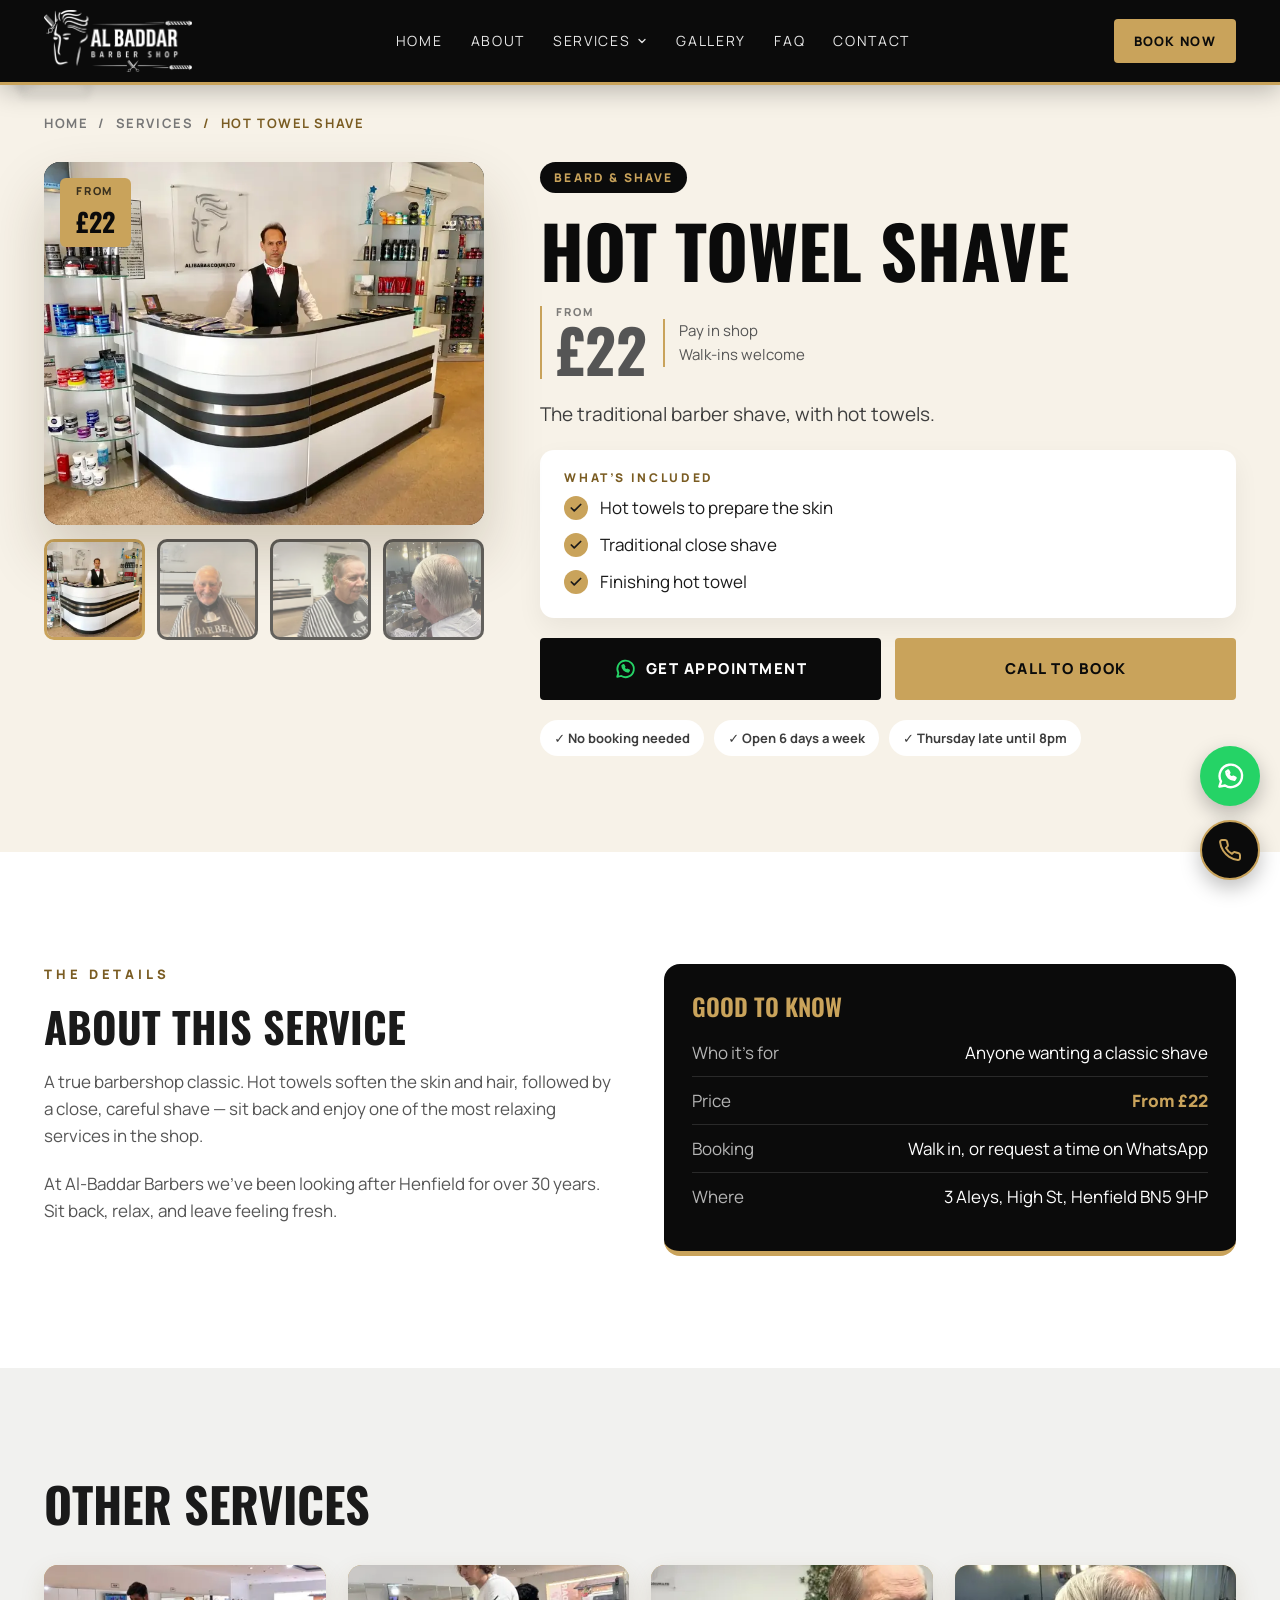
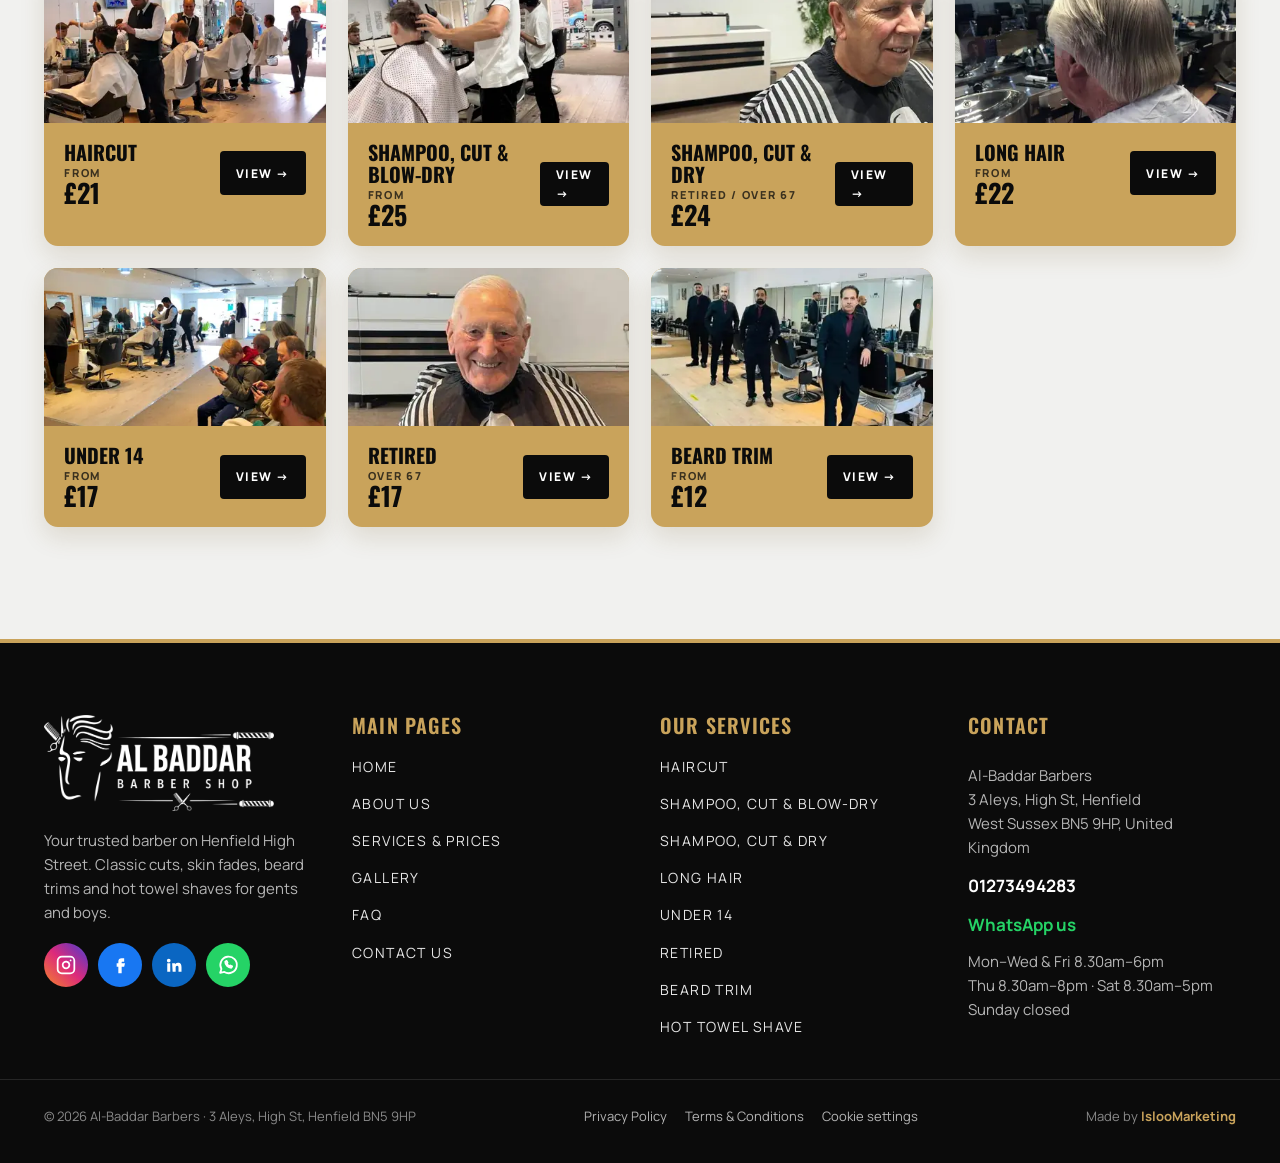
<file: services/hot-towel-shave.html>
<!doctype html>
<html lang="en-GB">
<head>
<meta charset="utf-8">
<meta name="viewport" content="width=device-width, initial-scale=1">
<title>Traditional Hot Towel Shave in Henfield – from £22 | Al-Baddar</title>
<meta name="description" content="Hot Towel Shave from £22 at Al-Baddar Barbers, Henfield High Street. The traditional barber shave with hot towels. Walk-ins welcome — 01273494283.">
<link rel="canonical" href="https://www.albaddarbarbers.co.uk/services/hot-towel-shave.html">
<meta name="robots" content="index, follow, max-image-preview:large">
<meta name="theme-color" content="#0b0b0b">
<meta name="geo.region" content="GB-WSX">
<meta name="geo.placename" content="Henfield">
<meta property="og:type" content="website">
<meta property="og:site_name" content="Al-Baddar Barbers">
<meta property="og:locale" content="en_GB">
<meta property="og:title" content="Traditional Hot Towel Shave in Henfield – from £22 | Al-Baddar">
<meta property="og:description" content="Hot Towel Shave from £22 at Al-Baddar Barbers, Henfield High Street. The traditional barber shave with hot towels. Walk-ins welcome — 01273494283.">
<meta property="og:url" content="https://www.albaddarbarbers.co.uk/services/hot-towel-shave.html">
<meta property="og:image" content="https://www.albaddarbarbers.co.uk/assets/img/og-image.jpg">
<meta property="og:image:width" content="1200">
<meta property="og:image:height" content="630">
<meta property="og:image:alt" content="Al-Baddar Barber Shop, Henfield">
<meta name="twitter:card" content="summary_large_image">
<meta name="twitter:title" content="Traditional Hot Towel Shave in Henfield – from £22 | Al-Baddar">
<meta name="twitter:description" content="Hot Towel Shave from £22 at Al-Baddar Barbers, Henfield High Street. The traditional barber shave with hot towels. Walk-ins welcome — 01273494283.">
<meta name="twitter:image" content="https://www.albaddarbarbers.co.uk/assets/img/og-image.jpg">
<link rel="icon" href="../favicon.ico" sizes="any">
<link rel="icon" type="image/png" sizes="32x32" href="../assets/img/favicon-32.png">
<link rel="apple-touch-icon" href="../assets/img/apple-touch-icon.png">
<link rel="manifest" href="../site.webmanifest">
<link rel="preconnect" href="https://fonts.googleapis.com">
<link rel="preconnect" href="https://fonts.gstatic.com" crossorigin>
<link rel="preload" as="style" href="https://fonts.googleapis.com/css2?family=Oswald:wght@500;600;700&amp;family=Manrope:wght@400;600;700;800&amp;display=swap" onload="this.onload=null;this.rel='stylesheet'">
<noscript><link rel="stylesheet" href="https://fonts.googleapis.com/css2?family=Oswald:wght@500;600;700&amp;family=Manrope:wght@400;600;700;800&amp;display=swap"></noscript>
<link rel="stylesheet" href="../assets/css/style.min.css">

<script type="application/ld+json">{
 "@context": "https://schema.org",
 "@graph": [
  {
   "@type": "Service",
   "@id": "https://www.albaddarbarbers.co.uk/services/hot-towel-shave.html#service",
   "name": "Hot Towel Shave",
   "serviceType": "Barber service",
   "description": "The traditional barber shave, with hot towels. A true barbershop classic. Hot towels soften the skin and hair, followed by a close, careful shave — sit back and enjoy one of the most relaxing services in the shop.",
   "url": "https://www.albaddarbarbers.co.uk/services/hot-towel-shave.html",
   "image": "https://www.albaddarbarbers.co.uk/assets/img/owner-reception.webp",
   "provider": {
    "@id": "https://www.albaddarbarbers.co.uk/#business"
   },
   "areaServed": {
    "@type": "Place",
    "name": "Henfield, West Sussex"
   },
   "offers": {
    "@type": "Offer",
    "price": "22.00",
    "priceCurrency": "GBP",
    "availability": "https://schema.org/InStock",
    "url": "https://www.albaddarbarbers.co.uk/services/hot-towel-shave.html",
    "seller": {
     "@id": "https://www.albaddarbarbers.co.uk/#business"
    }
   }
  },
  {
   "@type": "BreadcrumbList",
   "itemListElement": [
    {
     "@type": "ListItem",
     "position": 1,
     "name": "Home",
     "item": "https://www.albaddarbarbers.co.uk/"
    },
    {
     "@type": "ListItem",
     "position": 2,
     "name": "Services",
     "item": "https://www.albaddarbarbers.co.uk/#services"
    },
    {
     "@type": "ListItem",
     "position": 3,
     "name": "Hot Towel Shave",
     "item": "https://www.albaddarbarbers.co.uk/services/hot-towel-shave.html"
    }
   ]
  },
  {
   "@type": [
    "HairSalon",
    "LocalBusiness"
   ],
   "@id": "https://www.albaddarbarbers.co.uk/#business",
   "name": "Al-Baddar Barbers",
   "alternateName": [
    "Al-Baddar Barber Shop",
    "Al-Baddar Barbers"
   ],
   "description": "Trusted local barbershop on Henfield High Street, serving the community for over 30 years. Haircuts, skin fades, beard trims and hot towel shaves for men and boys of all ages. Walk-ins welcome.",
   "url": "https://www.albaddarbarbers.co.uk/",
   "telephone": "+441273494283",
   "priceRange": "£12–£25",
   "currenciesAccepted": "GBP",
   "foundingDate": "1997",
   "image": [
    "https://www.albaddarbarbers.co.uk/assets/img/shopfront-henfield-high-street.webp",
    "https://www.albaddarbarbers.co.uk/assets/img/barbers-cutting-hair.webp",
    "https://www.albaddarbarbers.co.uk/assets/img/og-image.jpg"
   ],
   "logo": "https://www.albaddarbarbers.co.uk/assets/img/logo-al-baddar.png",
   "address": {
    "@type": "PostalAddress",
    "streetAddress": "3 Aleys, High Street",
    "addressLocality": "Henfield",
    "addressRegion": "West Sussex",
    "postalCode": "BN5 9HP",
    "addressCountry": "GB"
   },
   "hasMap": "https://maps.app.goo.gl/eHV9sWdLyRKpXMxz9",
   "areaServed": [
    {
     "@type": "Place",
     "name": "Henfield"
    },
    {
     "@type": "Place",
     "name": "West Sussex"
    }
   ],
   "openingHoursSpecification": [
    {
     "@type": "OpeningHoursSpecification",
     "dayOfWeek": [
      "Monday",
      "Tuesday",
      "Wednesday",
      "Friday"
     ],
     "opens": "08:30",
     "closes": "18:00"
    },
    {
     "@type": "OpeningHoursSpecification",
     "dayOfWeek": "Thursday",
     "opens": "08:30",
     "closes": "20:00"
    },
    {
     "@type": "OpeningHoursSpecification",
     "dayOfWeek": "Saturday",
     "opens": "08:30",
     "closes": "17:00"
    }
   ],
   "sameAs": [
    "https://www.instagram.com/al_baddars/",
    "https://www.facebook.com/albaddarsbarberssussex/",
    "https://uk.linkedin.com/company/al-baddar"
   ],
   "hasOfferCatalog": {
    "@type": "OfferCatalog",
    "name": "Barber services",
    "itemListElement": [
     {
      "@type": "Offer",
      "price": "21.00",
      "priceCurrency": "GBP",
      "url": "https://www.albaddarbarbers.co.uk/services/haircut.html",
      "itemOffered": {
       "@type": "Service",
       "name": "Haircut",
       "description": "Our classic gents haircut — a traditional cut, skin fade or modern fade, finished with a professional style."
      }
     },
     {
      "@type": "Offer",
      "price": "25.00",
      "priceCurrency": "GBP",
      "url": "https://www.albaddarbarbers.co.uk/services/shampoo-cut-blow-dry.html",
      "itemOffered": {
       "@type": "Service",
       "name": "Shampoo, Cut & Blow-dry",
       "description": "A fresh shampoo, your haircut of choice, then blow-dried and styled."
      }
     },
     {
      "@type": "Offer",
      "price": "24.00",
      "priceCurrency": "GBP",
      "url": "https://www.albaddarbarbers.co.uk/services/shampoo-cut-dry.html",
      "itemOffered": {
       "@type": "Service",
       "name": "Shampoo, Cut & Dry",
       "description": "Shampoo and haircut, dried and finished."
      }
     },
     {
      "@type": "Offer",
      "price": "22.00",
      "priceCurrency": "GBP",
      "url": "https://www.albaddarbarbers.co.uk/services/long-hair.html",
      "itemOffered": {
       "@type": "Service",
       "name": "Long Hair",
       "description": "Shaping and trimming for longer styles."
      }
     },
     {
      "@type": "Offer",
      "price": "17.00",
      "priceCurrency": "GBP",
      "url": "https://www.albaddarbarbers.co.uk/services/under-14.html",
      "itemOffered": {
       "@type": "Service",
       "name": "Under 14",
       "description": "Haircuts for boys under 14 — patient, friendly service."
      }
     },
     {
      "@type": "Offer",
      "price": "17.00",
      "priceCurrency": "GBP",
      "url": "https://www.albaddarbarbers.co.uk/services/retired.html",
      "itemOffered": {
       "@type": "Service",
       "name": "Retired",
       "description": "The same quality haircut at a reduced price for retired customers."
      }
     },
     {
      "@type": "Offer",
      "price": "12.00",
      "priceCurrency": "GBP",
      "url": "https://www.albaddarbarbers.co.uk/services/beard-trim.html",
      "itemOffered": {
       "@type": "Service",
       "name": "Beard Trim",
       "description": "Your beard shaped, lined up and tidied to suit your face."
      }
     },
     {
      "@type": "Offer",
      "price": "22.00",
      "priceCurrency": "GBP",
      "url": "https://www.albaddarbarbers.co.uk/services/hot-towel-shave.html",
      "itemOffered": {
       "@type": "Service",
       "name": "Hot Towel Shave",
       "description": "The traditional barber shave, with hot towels."
      }
     }
    ]
   }
  }
 ]
}</script>
</head>
<body>
<a class="skip" href="#main">Skip to content</a>
<div class="fly-layer" aria-hidden="true"><div class="fly"><svg width="80" height="80" viewBox="0 0 24 24" fill="none" stroke="currentColor" stroke-width="1.3" stroke-linecap="round" stroke-linejoin="round" aria-hidden="true"><path d="M6 3a3 3 0 1 0 0 6 3 3 0 0 0 0-6zM6 15a3 3 0 1 0 0 6 3 3 0 0 0 0-6zM20 4L8.1 15.9M14.5 14.5L20 20M8.1 8.1L12 12"/></svg></div><div class="fly"><svg width="96" height="96" viewBox="0 0 24 24" fill="none" stroke="currentColor" stroke-width="1.3" stroke-linecap="round" stroke-linejoin="round" aria-hidden="true"><path d="M3 6h18v4H3zM5 10v8M8 10v8M11 10v8M14 10v8M17 10v8M20 10v6"/></svg></div><div class="fly"><svg width="72" height="72" viewBox="0 0 24 24" fill="none" stroke="currentColor" stroke-width="1.3" stroke-linecap="round" stroke-linejoin="round" aria-hidden="true"><path d="M8 2h8a3 3 0 0 1 3 3v5a3 3 0 0 1-3 3H8a3 3 0 0 1-3-3V5a3 3 0 0 1 3-3zM10 13h4v9h-4zM9 6h.01M12 6h.01M15 6h.01M9 9h.01M12 9h.01M15 9h.01"/></svg></div><div class="fly"><svg width="110" height="110" viewBox="0 0 24 24" fill="none" stroke="currentColor" stroke-width="1.3" stroke-linecap="round" stroke-linejoin="round" aria-hidden="true"><path d="M8 3h8l1 4 4 2-2 12H5L3 9l4-2zM9 3c0 2 1.3 3 3 3s3-1 3-3"/></svg></div><div class="fly"><svg width="70" height="70" viewBox="0 0 24 24" fill="none" stroke="currentColor" stroke-width="1.3" stroke-linecap="round" stroke-linejoin="round" aria-hidden="true"><path d="M7 2h10v4H7zM6 6h12l-1 14a2 2 0 0 1-2 2H9a2 2 0 0 1-2-2zM9 2v4M12 2v4M15 2v4M10 12h4"/></svg></div><div class="fly"><svg width="64" height="64" viewBox="0 0 24 24" fill="none" stroke="currentColor" stroke-width="1.3" stroke-linecap="round" stroke-linejoin="round" aria-hidden="true"><path d="M10 2h4v3h-4zM9 5h6l-.5 15a1.5 1.5 0 0 1-1.5 1.5h-2A1.5 1.5 0 0 1 9.5 20zM12 9v3"/></svg></div><div class="fly"><svg width="100" height="100" viewBox="0 0 24 24" fill="none" stroke="currentColor" stroke-width="1.3" stroke-linecap="round" stroke-linejoin="round" aria-hidden="true"><path d="M6 3a3 3 0 1 0 0 6 3 3 0 0 0 0-6zM6 15a3 3 0 1 0 0 6 3 3 0 0 0 0-6zM20 4L8.1 15.9M14.5 14.5L20 20M8.1 8.1L12 12"/></svg></div><div class="fly"><svg width="76" height="76" viewBox="0 0 24 24" fill="none" stroke="currentColor" stroke-width="1.3" stroke-linecap="round" stroke-linejoin="round" aria-hidden="true"><path d="M3 6h18v4H3zM5 10v8M8 10v8M11 10v8M14 10v8M17 10v8M20 10v6"/></svg></div></div>
<div class="fabs">
<a href="https://wa.me/441273494283?text=Hi%20Al-Baddar%20Barbers%2C%20I%20would%20like%20to%20book%20an%20appointment." class="fab wa" aria-label="Chat on WhatsApp" target="_blank" rel="noopener"><svg width="30" height="30" viewBox="0 0 24 24" fill="none" stroke="currentColor" stroke-width="1.9" stroke-linecap="round" stroke-linejoin="round" aria-hidden="true"><path d="M3.5 20.5l1.3-4.2A9 9 0 1 1 8 19.6zM9 8.5c0 3.5 3 6.5 6.5 6.5l1-1.5-2-1-1 .8c-1.2-.5-2.3-1.6-2.8-2.8l.8-1-1-2z"/></svg></a>
<a href="tel:+441273494283" class="fab call" aria-label="Call Al-Baddar Barbers"><svg width="24" height="24" viewBox="0 0 24 24" fill="none" stroke="currentColor" stroke-width="2" stroke-linecap="round" stroke-linejoin="round" aria-hidden="true"><path d="M22 16.9v3a2 2 0 0 1-2.2 2 19.8 19.8 0 0 1-8.6-3.1 19.5 19.5 0 0 1-6-6A19.8 19.8 0 0 1 2.1 4.2 2 2 0 0 1 4.1 2h3a2 2 0 0 1 2 1.7c.1 1 .4 1.9.7 2.8a2 2 0 0 1-.5 2.1L8 9.9a16 16 0 0 0 6 6l1.3-1.3a2 2 0 0 1 2.1-.4c.9.3 1.8.6 2.8.7a2 2 0 0 1 1.7 2z"/></svg></a>
</div>
<header class="header"><div class="container">
<a class="brand" href="../index.html#top" aria-label="Al-Baddar Barbers home"><img src="../assets/img/logo-al-baddar.webp" alt="Al-Baddar Barber Shop" width="600" height="251"></a>
<nav class="nav" aria-label="Main">
<a href="../index.html#top">Home</a><a href="../about.html">About</a>
<div class="dd"><a href="../index.html#services">Services <svg width="12" height="12" viewBox="0 0 24 24" fill="none" stroke="currentColor" stroke-width="2.5" stroke-linecap="round" stroke-linejoin="round" aria-hidden="true"><path d="M6 9l6 6 6-6"/></svg></a><div class="dd-menu"><a href="../services/haircut.html"><span>Haircut</span><b>From £21</b></a><a href="../services/shampoo-cut-blow-dry.html"><span>Shampoo, Cut &amp; Blow-dry</span><b>From £25</b></a><a href="../services/shampoo-cut-dry.html"><span>Shampoo, Cut &amp; Dry</span><b>£24 (Retired / Over 67)</b></a><a href="../services/long-hair.html"><span>Long Hair</span><b>From £22</b></a><a href="../services/under-14.html"><span>Under 14</span><b>From £17</b></a><a href="../services/retired.html"><span>Retired</span><b>£17 (Over 67)</b></a><a href="../services/beard-trim.html"><span>Beard Trim</span><b>From £12</b></a><a href="../services/hot-towel-shave.html"><span>Hot Towel Shave</span><b>From £22</b></a></div></div>
<a href="../index.html#gallery">Gallery</a><a href="../index.html#faq">FAQ</a><a href="../contact.html">Contact</a>
</nav>
<div class="header-cta">
<a class="btn btn-gold btn-sm hide-xs" href="https://wa.me/441273494283?text=Hi%20Al-Baddar%20Barbers%2C%20I%20would%20like%20to%20book%20an%20appointment." target="_blank" rel="noopener">Book Now</a>
<details class="burger"><summary aria-label="Open menu"><svg width="20" height="20" viewBox="0 0 24 24" fill="none" stroke="currentColor" stroke-width="2" stroke-linecap="round" stroke-linejoin="round" aria-hidden="true"><path d="M3 6h18M3 12h18M3 18h18"/></svg></summary>
<nav class="mnav" aria-label="Mobile"><a href="../index.html#top">Home</a><a href="../about.html">About</a><a href="../index.html#services">Services &amp; Prices</a><a class="sub" href="../services/haircut.html">— Haircut · from £21</a><a class="sub" href="../services/shampoo-cut-blow-dry.html">— Shampoo, Cut &amp; Blow-dry · from £25</a><a class="sub" href="../services/shampoo-cut-dry.html">— Shampoo, Cut &amp; Dry · £24 (Retired / Over 67)</a><a class="sub" href="../services/long-hair.html">— Long Hair · from £22</a><a class="sub" href="../services/under-14.html">— Under 14 · from £17</a><a class="sub" href="../services/retired.html">— Retired · £17 (Over 67)</a><a class="sub" href="../services/beard-trim.html">— Beard Trim · from £12</a><a class="sub" href="../services/hot-towel-shave.html">— Hot Towel Shave · from £22</a><a href="../index.html#gallery">Gallery</a><a href="../index.html#faq">FAQ</a><a href="../contact.html">Contact</a></nav>
</details>
</div>
</div></header>
<main id="main">

<section class="bg-cream"><div class="container">
<nav class="crumbs" aria-label="Breadcrumb"><ol><li><a href="../index.html">Home</a></li><li><a href="../index.html#services">Services</a></li><li aria-current="page">Hot Towel Shave</li></ol></nav>
<div class="product">
<div class="gallery">
<div class="main-img"><img src="../assets/img/owner-reception.webp" srcset="../assets/img/owner-reception-400.webp 400w, ../assets/img/owner-reception-800.webp 800w, ../assets/img/owner-reception.webp 1400w" sizes="(max-width: 900px) 100vw, 600px" alt="The owner behind the reception desk at Al-Baddar Barbers" width="1400" height="1050" fetchpriority="high" data-main-img><span class="price-tag"><small>From</small> £22</span></div>
<div class="pthumbs"><button type="button" class="on" data-src="../assets/img/owner-reception.webp" data-srcset="../assets/img/owner-reception-400.webp 400w, ../assets/img/owner-reception-800.webp 800w, ../assets/img/owner-reception.webp 1400w" aria-label="Show photo 1"><img src="../assets/img/owner-reception-400.webp" alt="" loading="lazy" decoding="async" width="150" height="150"></button><button type="button" class="" data-src="../assets/img/customer-happy-regular.webp" data-srcset="../assets/img/customer-happy-regular-400.webp 400w, ../assets/img/customer-happy-regular.webp 546w" aria-label="Show photo 2"><img src="../assets/img/customer-happy-regular-400.webp" alt="" loading="lazy" decoding="async" width="150" height="150"></button><button type="button" class="" data-src="../assets/img/customer-slicked-back.webp" data-srcset="../assets/img/customer-slicked-back-400.webp 400w, ../assets/img/customer-slicked-back.webp 720w" aria-label="Show photo 3"><img src="../assets/img/customer-slicked-back-400.webp" alt="" loading="lazy" decoding="async" width="150" height="150"></button><button type="button" class="" data-src="../assets/img/customer-long-hair-trim.webp" data-srcset="../assets/img/customer-long-hair-trim-400.webp 400w, ../assets/img/customer-long-hair-trim-800.webp 800w, ../assets/img/customer-long-hair-trim.webp 960w" aria-label="Show photo 4"><img src="../assets/img/customer-long-hair-trim-400.webp" alt="" loading="lazy" decoding="async" width="150" height="150"></button></div>
</div>
<div class="pinfo">
<span class="tag">Beard &amp; Shave</span>
<h1>Hot Towel Shave</h1>
<div class="pprice"><span class="price"><small>From</small> £22</span><span>Pay in shop<br>Walk-ins welcome</span></div>
<p style="font-size:19px;color:#3d3d3d">The traditional barber shave, with hot towels.</p>
<div class="includes"><h2>What’s included</h2><ul><li><span class="tick"><svg width="14" height="14" viewBox="0 0 24 24" fill="none" stroke="currentColor" stroke-width="3" stroke-linecap="round" stroke-linejoin="round" aria-hidden="true"><path d="M20 6L9 17l-5-5"/></svg></span>Hot towels to prepare the skin</li><li><span class="tick"><svg width="14" height="14" viewBox="0 0 24 24" fill="none" stroke="currentColor" stroke-width="3" stroke-linecap="round" stroke-linejoin="round" aria-hidden="true"><path d="M20 6L9 17l-5-5"/></svg></span>Traditional close shave</li><li><span class="tick"><svg width="14" height="14" viewBox="0 0 24 24" fill="none" stroke="currentColor" stroke-width="3" stroke-linecap="round" stroke-linejoin="round" aria-hidden="true"><path d="M20 6L9 17l-5-5"/></svg></span>Finishing hot towel</li></ul></div>
<div class="btn-row"><a class="btn btn-dark btn-block" href="https://wa.me/441273494283?text=Hi%20Al-Baddar%20Barbers%2C%20I%20would%20like%20to%20book%20an%20appointment%20for%3A%20Hot%20Towel%20Shave%20%28%C2%A322%29." target="_blank" rel="noopener"><span style="color:var(--wa);display:flex"><svg width="22" height="22" viewBox="0 0 24 24" fill="none" stroke="currentColor" stroke-width="2" stroke-linecap="round" stroke-linejoin="round" aria-hidden="true"><path d="M3.5 20.5l1.3-4.2A9 9 0 1 1 8 19.6zM9 8.5c0 3.5 3 6.5 6.5 6.5l1-1.5-2-1-1 .8c-1.2-.5-2.3-1.6-2.8-2.8l.8-1-1-2z"/></svg></span>Get Appointment</a><a class="btn btn-gold btn-block" href="tel:+441273494283">Call to Book</a></div>
<div class="chips"><span>✓ No booking needed</span><span>✓ Open 6 days a week</span><span>✓ Thursday late until 8pm</span></div>
</div>
</div>
</div></section>

<section class="section bg-white"><div class="container details">
<div class="stack rv"><p class="eyebrow" style="margin:0">The Details</p><h2 class="h2" style="font-size:42px">About this service</h2>
<p class="muted">A true barbershop classic. Hot towels soften the skin and hair, followed by a close, careful shave — sit back and enjoy one of the most relaxing services in the shop.</p>
<p class="muted">At Al-Baddar Barbers we’ve been looking after Henfield for over 30 years. Sit back, relax, and leave feeling fresh.</p></div>
<div class="know rv"><h2>Good to know</h2><dl>
<div><dt>Who it’s for</dt><dd>Anyone wanting a classic shave</dd></div>
<div><dt>Price</dt><dd style="color:var(--gold);font-weight:800">From £22</dd></div>
<div><dt>Booking</dt><dd>Walk in, or request a time on WhatsApp</dd></div>
<div><dt>Where</dt><dd>3 Aleys, High St, Henfield BN5 9HP</dd></div></dl></div>
</div></section>

<section class="section bg-grey"><div class="container">
<h2 class="h2 rv" style="font-size:clamp(34px,4vw,48px)">Other Services</h2>
<div class="cards" style="margin-top:36px"><a class="card mini rv" href="haircut.html"><img src="../assets/img/barbers-cutting-hair.webp" srcset="../assets/img/barbers-cutting-hair-400.webp 400w, ../assets/img/barbers-cutting-hair-800.webp 800w, ../assets/img/barbers-cutting-hair.webp 1400w" sizes="300px" alt="" width="1400" height="1050" loading="lazy" decoding="async"><div class="foot"><div><h3>Haircut</h3><div class="price"><small>From</small> £21</div></div><span class="cbtn">View →</span></div></a><a class="card mini rv" href="shampoo-cut-blow-dry.html"><img src="../assets/img/barber-blow-dry.webp" srcset="../assets/img/barber-blow-dry-400.webp 400w, ../assets/img/barber-blow-dry-800.webp 800w, ../assets/img/barber-blow-dry.webp 1050w" sizes="300px" alt="" width="1050" height="1400" loading="lazy" decoding="async"><div class="foot"><div><h3>Shampoo, Cut &amp; Blow-dry</h3><div class="price"><small>From</small> £25</div></div><span class="cbtn">View →</span></div></a><a class="card mini rv" href="shampoo-cut-dry.html"><img src="../assets/img/customer-slicked-back.webp" srcset="../assets/img/customer-slicked-back-400.webp 400w, ../assets/img/customer-slicked-back.webp 720w" sizes="300px" alt="" width="720" height="960" loading="lazy" decoding="async"><div class="foot"><div><h3>Shampoo, Cut &amp; Dry</h3><div class="price"><small>Retired / Over 67</small> £24</div></div><span class="cbtn">View →</span></div></a><a class="card mini rv" href="long-hair.html"><img src="../assets/img/customer-long-hair-trim.webp" srcset="../assets/img/customer-long-hair-trim-400.webp 400w, ../assets/img/customer-long-hair-trim-800.webp 800w, ../assets/img/customer-long-hair-trim.webp 960w" sizes="300px" alt="" width="960" height="720" loading="lazy" decoding="async"><div class="foot"><div><h3>Long Hair</h3><div class="price"><small>From</small> £22</div></div><span class="cbtn">View →</span></div></a><a class="card mini rv" href="under-14.html"><img src="../assets/img/shop-busy-afternoon.webp" srcset="../assets/img/shop-busy-afternoon-400.webp 400w, ../assets/img/shop-busy-afternoon-800.webp 800w, ../assets/img/shop-busy-afternoon.webp 1400w" sizes="300px" alt="" width="1400" height="1050" loading="lazy" decoding="async"><div class="foot"><div><h3>Under 14</h3><div class="price"><small>From</small> £17</div></div><span class="cbtn">View →</span></div></a><a class="card mini rv" href="retired.html"><img src="../assets/img/customer-happy-regular.webp" srcset="../assets/img/customer-happy-regular-400.webp 400w, ../assets/img/customer-happy-regular.webp 546w" sizes="300px" alt="" width="546" height="960" loading="lazy" decoding="async"><div class="foot"><div><h3>Retired</h3><div class="price"><small>Over 67</small> £17</div></div><span class="cbtn">View →</span></div></a><a class="card mini rv" href="beard-trim.html"><img src="../assets/img/barber-team.webp" srcset="../assets/img/barber-team-400.webp 400w, ../assets/img/barber-team-800.webp 800w, ../assets/img/barber-team.webp 1097w" sizes="300px" alt="" width="1097" height="1400" loading="lazy" decoding="async"><div class="foot"><div><h3>Beard Trim</h3><div class="price"><small>From</small> £12</div></div><span class="cbtn">View →</span></div></a></div>
</div></section>
</main>
<footer class="footer"><div class="container cols">
<div><img class="logo" src="../assets/img/logo-al-baddar.webp" alt="Al-Baddar Barber Shop" width="600" height="251" loading="lazy">
<p style="margin-top:18px">Your trusted barber on Henfield High Street. Classic cuts, skin fades, beard trims and hot towel shaves for gents and boys.</p>
<div class="socials"><a href="https://www.instagram.com/al_baddars/" class="soc ig" aria-label="Instagram" target="_blank" rel="noopener"><svg width="20" height="20" viewBox="0 0 24 24" fill="none" stroke="currentColor" stroke-width="2.1" stroke-linecap="round" stroke-linejoin="round" aria-hidden="true"><path d="M7 2h10a5 5 0 0 1 5 5v10a5 5 0 0 1-5 5H7a5 5 0 0 1-5-5V7a5 5 0 0 1 5-5zM16 11.4A4 4 0 1 1 12.6 8 4 4 0 0 1 16 11.4zM17.5 6.5h.01"/></svg></a><a href="https://www.facebook.com/albaddarsbarberssussex/" class="soc fb" aria-label="Facebook" target="_blank" rel="noopener"><svg width="20" height="20" viewBox="0 0 24 24" fill="currentColor" stroke="none" stroke-width="2.1" stroke-linecap="round" stroke-linejoin="round" aria-hidden="true"><path d="M14 8h3V4h-3a4 4 0 0 0-4 4v2H8v4h2v8h4v-8h3l1-4h-4V8.5a.5.5 0 0 1 .5-.5z"/></svg></a><a href="https://uk.linkedin.com/company/al-baddar" class="soc li" aria-label="LinkedIn" target="_blank" rel="noopener"><svg width="18" height="18" viewBox="0 0 24 24" fill="currentColor" stroke="none" stroke-width="2.1" stroke-linecap="round" stroke-linejoin="round" aria-hidden="true"><path d="M4.98 3.5a2.5 2.5 0 1 1 0 5 2.5 2.5 0 0 1 0-5zM3 9.5h4V21H3zM9.5 9.5h3.8v1.6h.1c.5-1 1.8-2 3.8-2 4 0 4.8 2.6 4.8 6V21h-4v-5.2c0-1.3 0-2.9-1.8-2.9s-2 1.4-2 2.8V21h-4z"/></svg></a><a href="https://wa.me/441273494283?text=Hi%20Al-Baddar%20Barbers%2C%20I%20would%20like%20to%20book%20an%20appointment." class="soc wa" aria-label="WhatsApp" target="_blank" rel="noopener"><svg width="22" height="22" viewBox="0 0 24 24" fill="none" stroke="currentColor" stroke-width="2" stroke-linecap="round" stroke-linejoin="round" aria-hidden="true"><path d="M3.5 20.5l1.3-4.2A9 9 0 1 1 8 19.6zM9 8.5c0 3.5 3 6.5 6.5 6.5l1-1.5-2-1-1 .8c-1.2-.5-2.3-1.6-2.8-2.8l.8-1-1-2z"/></svg></a></div></div>
<nav aria-labelledby="f-pages"><h2 id="f-pages">Main Pages</h2><ul><li><a href="../index.html#top">Home</a></li><li><a href="../about.html">About Us</a></li><li><a href="../index.html#services">Services &amp; Prices</a></li><li><a href="../index.html#gallery">Gallery</a></li><li><a href="../index.html#faq">FAQ</a></li><li><a href="../contact.html">Contact Us</a></li></ul></nav>
<nav aria-labelledby="f-svc"><h2 id="f-svc">Our Services</h2><ul><li><a href="../services/haircut.html">Haircut</a></li><li><a href="../services/shampoo-cut-blow-dry.html">Shampoo, Cut &amp; Blow-dry</a></li><li><a href="../services/shampoo-cut-dry.html">Shampoo, Cut &amp; Dry</a></li><li><a href="../services/long-hair.html">Long Hair</a></li><li><a href="../services/under-14.html">Under 14</a></li><li><a href="../services/retired.html">Retired</a></li><li><a href="../services/beard-trim.html">Beard Trim</a></li><li><a href="../services/hot-towel-shave.html">Hot Towel Shave</a></li></ul></nav>
<div class="contact"><h2>Contact</h2>
<address>Al-Baddar Barbers<br>3 Aleys, High St, Henfield<br>West Sussex BN5 9HP, United Kingdom</address>
<a href="tel:+441273494283" style="color:#fff">01273494283</a>
<a href="https://wa.me/441273494283?text=Hi%20Al-Baddar%20Barbers%2C%20I%20would%20like%20to%20book%20an%20appointment." style="color:var(--wa)" target="_blank" rel="noopener">WhatsApp us</a>
<p>Mon–Wed &amp; Fri 8.30am–6pm<br>Thu 8.30am–8pm · Sat 8.30am–5pm<br>Sunday closed</p></div>
</div>
<div class="legal"><div class="container"><span>© <span data-year>2026</span> Al-Baddar Barbers · 3 Aleys, High St, Henfield BN5 9HP</span><span class="legal-links"><a href="../privacy.html">Privacy Policy</a><a href="../terms.html">Terms &amp; Conditions</a><button type="button" data-cookie-settings>Cookie settings</button></span><span>Made by <strong style="color:var(--gold)">IslooMarketing</strong></span></div></div>
</footer>
<script src="../assets/js/main.min.js" defer></script>
<div class="cookie" id="cookie" role="dialog" aria-live="polite" aria-label="Cookie choices" hidden>
<p><strong>Cookies</strong> We use essential storage to remember your choice. With your OK we also load Google Maps, which sets its own cookies. <a href="../privacy.html#cookies">Privacy &amp; cookie policy</a></p>
<div class="cookie-btns"><button type="button" class="btn btn-gold btn-sm" data-cookie="all">Accept all</button><button type="button" class="btn btn-light btn-sm" data-cookie="essential">Essential only</button></div>
</div>
</body>
</html>
</file>
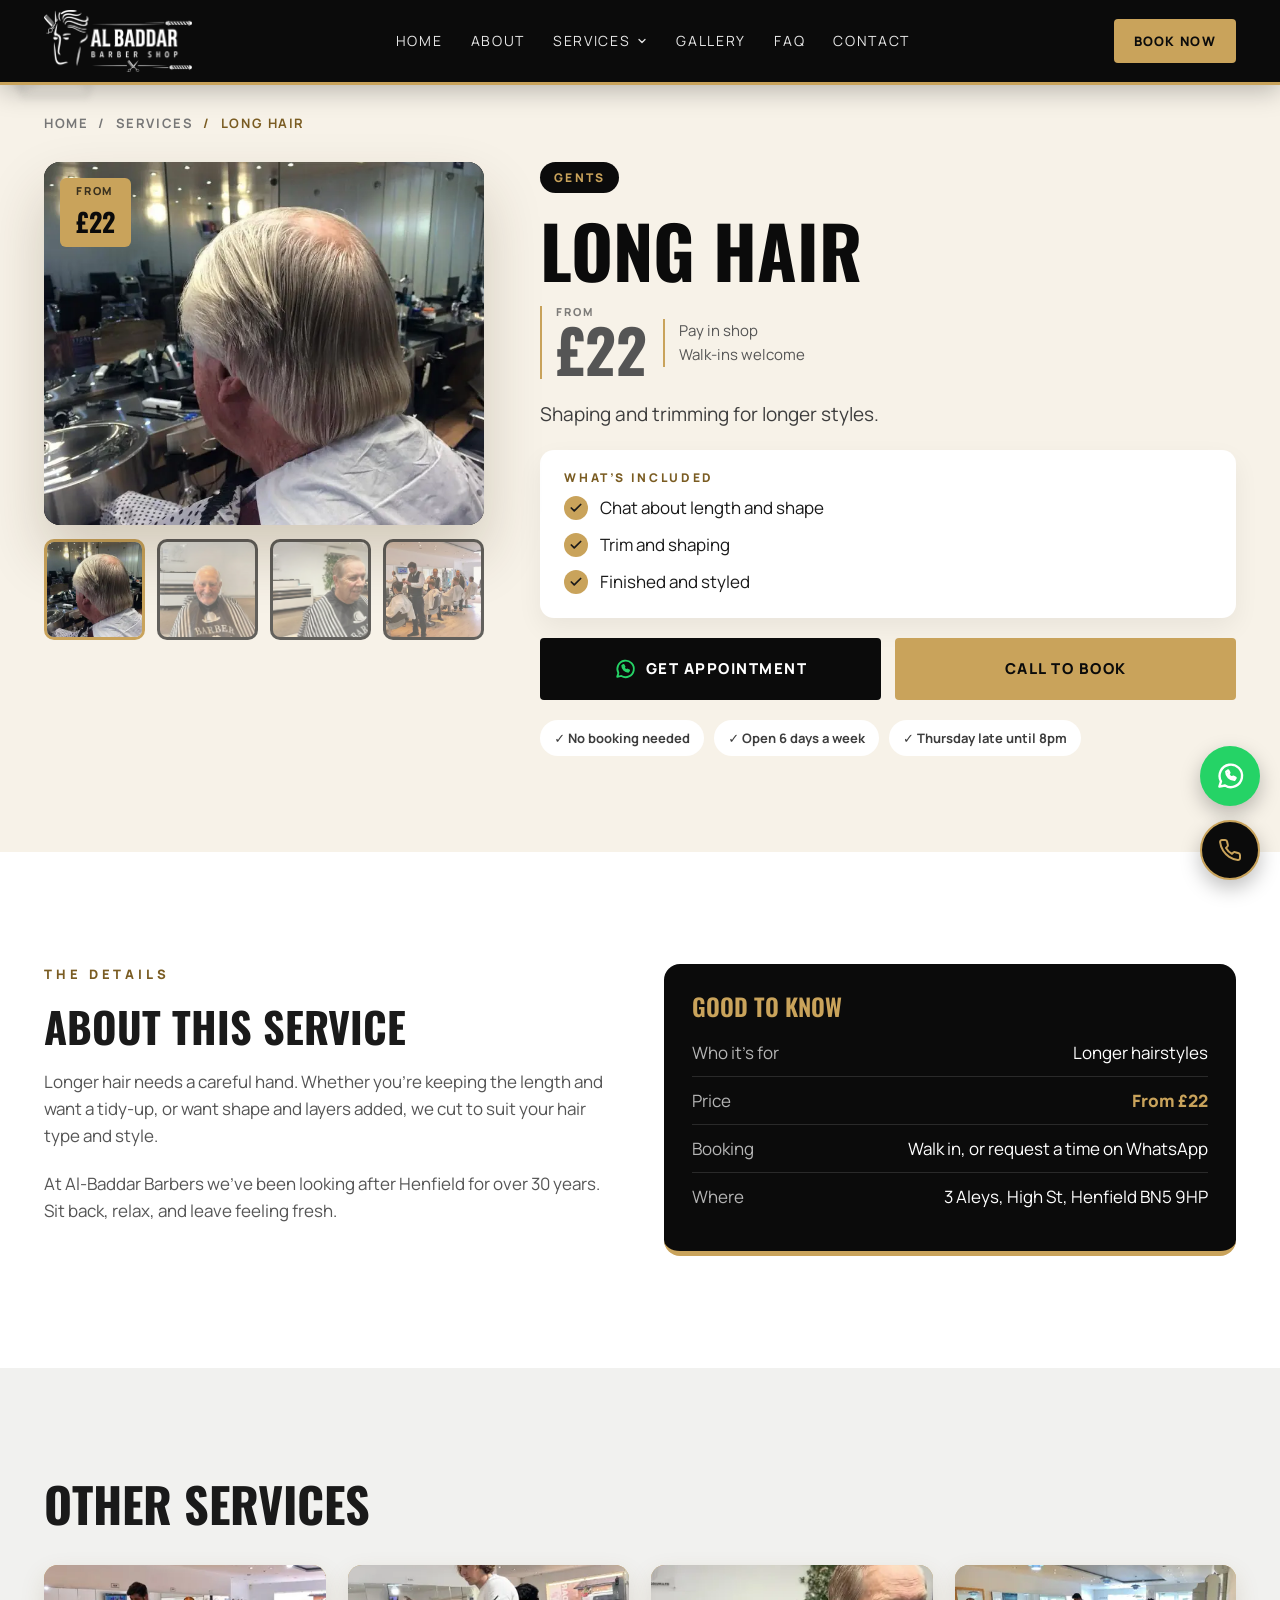
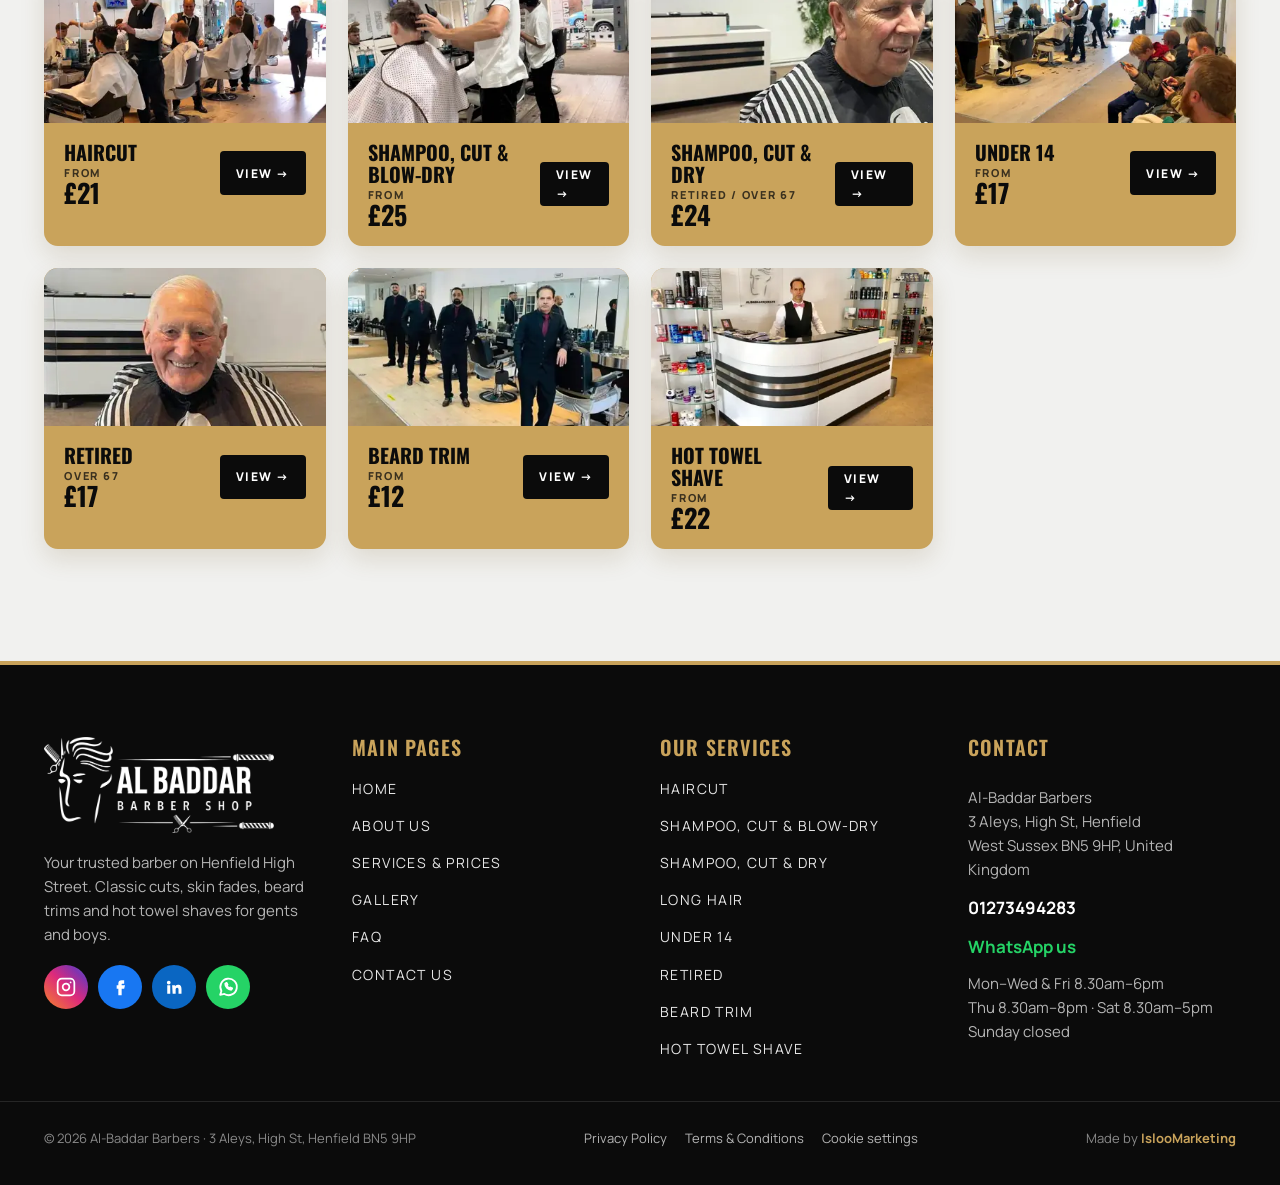
<file: services/long-hair.html>
<!doctype html>
<html lang="en-GB">
<head>
<meta charset="utf-8">
<meta name="viewport" content="width=device-width, initial-scale=1">
<title>Men’s Long Hair Cut in Henfield – from £22 | Al-Baddar</title>
<meta name="description" content="Long Hair from £22 at Al-Baddar Barbers, Henfield High Street. Shaping and trimming for longer styles. Walk-ins welcome — 01273494283.">
<link rel="canonical" href="https://www.albaddarbarbers.co.uk/services/long-hair.html">
<meta name="robots" content="index, follow, max-image-preview:large">
<meta name="theme-color" content="#0b0b0b">
<meta name="geo.region" content="GB-WSX">
<meta name="geo.placename" content="Henfield">
<meta property="og:type" content="website">
<meta property="og:site_name" content="Al-Baddar Barbers">
<meta property="og:locale" content="en_GB">
<meta property="og:title" content="Men’s Long Hair Cut in Henfield – from £22 | Al-Baddar">
<meta property="og:description" content="Long Hair from £22 at Al-Baddar Barbers, Henfield High Street. Shaping and trimming for longer styles. Walk-ins welcome — 01273494283.">
<meta property="og:url" content="https://www.albaddarbarbers.co.uk/services/long-hair.html">
<meta property="og:image" content="https://www.albaddarbarbers.co.uk/assets/img/og-image.jpg">
<meta property="og:image:width" content="1200">
<meta property="og:image:height" content="630">
<meta property="og:image:alt" content="Al-Baddar Barber Shop, Henfield">
<meta name="twitter:card" content="summary_large_image">
<meta name="twitter:title" content="Men’s Long Hair Cut in Henfield – from £22 | Al-Baddar">
<meta name="twitter:description" content="Long Hair from £22 at Al-Baddar Barbers, Henfield High Street. Shaping and trimming for longer styles. Walk-ins welcome — 01273494283.">
<meta name="twitter:image" content="https://www.albaddarbarbers.co.uk/assets/img/og-image.jpg">
<link rel="icon" href="../favicon.ico" sizes="any">
<link rel="icon" type="image/png" sizes="32x32" href="../assets/img/favicon-32.png">
<link rel="apple-touch-icon" href="../assets/img/apple-touch-icon.png">
<link rel="manifest" href="../site.webmanifest">
<link rel="preconnect" href="https://fonts.googleapis.com">
<link rel="preconnect" href="https://fonts.gstatic.com" crossorigin>
<link rel="preload" as="style" href="https://fonts.googleapis.com/css2?family=Oswald:wght@500;600;700&amp;family=Manrope:wght@400;600;700;800&amp;display=swap" onload="this.onload=null;this.rel='stylesheet'">
<noscript><link rel="stylesheet" href="https://fonts.googleapis.com/css2?family=Oswald:wght@500;600;700&amp;family=Manrope:wght@400;600;700;800&amp;display=swap"></noscript>
<link rel="stylesheet" href="../assets/css/style.min.css">

<script type="application/ld+json">{
 "@context": "https://schema.org",
 "@graph": [
  {
   "@type": "Service",
   "@id": "https://www.albaddarbarbers.co.uk/services/long-hair.html#service",
   "name": "Long Hair",
   "serviceType": "Barber service",
   "description": "Shaping and trimming for longer styles. Longer hair needs a careful hand. Whether you’re keeping the length and want a tidy-up, or want shape and layers added, we cut to suit your hair type and style.",
   "url": "https://www.albaddarbarbers.co.uk/services/long-hair.html",
   "image": "https://www.albaddarbarbers.co.uk/assets/img/customer-long-hair-trim.webp",
   "provider": {
    "@id": "https://www.albaddarbarbers.co.uk/#business"
   },
   "areaServed": {
    "@type": "Place",
    "name": "Henfield, West Sussex"
   },
   "offers": {
    "@type": "Offer",
    "price": "22.00",
    "priceCurrency": "GBP",
    "availability": "https://schema.org/InStock",
    "url": "https://www.albaddarbarbers.co.uk/services/long-hair.html",
    "seller": {
     "@id": "https://www.albaddarbarbers.co.uk/#business"
    }
   }
  },
  {
   "@type": "BreadcrumbList",
   "itemListElement": [
    {
     "@type": "ListItem",
     "position": 1,
     "name": "Home",
     "item": "https://www.albaddarbarbers.co.uk/"
    },
    {
     "@type": "ListItem",
     "position": 2,
     "name": "Services",
     "item": "https://www.albaddarbarbers.co.uk/#services"
    },
    {
     "@type": "ListItem",
     "position": 3,
     "name": "Long Hair",
     "item": "https://www.albaddarbarbers.co.uk/services/long-hair.html"
    }
   ]
  },
  {
   "@type": [
    "HairSalon",
    "LocalBusiness"
   ],
   "@id": "https://www.albaddarbarbers.co.uk/#business",
   "name": "Al-Baddar Barbers",
   "alternateName": [
    "Al-Baddar Barber Shop",
    "Al-Baddar Barbers"
   ],
   "description": "Trusted local barbershop on Henfield High Street, serving the community for over 30 years. Haircuts, skin fades, beard trims and hot towel shaves for men and boys of all ages. Walk-ins welcome.",
   "url": "https://www.albaddarbarbers.co.uk/",
   "telephone": "+441273494283",
   "priceRange": "£12–£25",
   "currenciesAccepted": "GBP",
   "foundingDate": "1997",
   "image": [
    "https://www.albaddarbarbers.co.uk/assets/img/shopfront-henfield-high-street.webp",
    "https://www.albaddarbarbers.co.uk/assets/img/barbers-cutting-hair.webp",
    "https://www.albaddarbarbers.co.uk/assets/img/og-image.jpg"
   ],
   "logo": "https://www.albaddarbarbers.co.uk/assets/img/logo-al-baddar.png",
   "address": {
    "@type": "PostalAddress",
    "streetAddress": "3 Aleys, High Street",
    "addressLocality": "Henfield",
    "addressRegion": "West Sussex",
    "postalCode": "BN5 9HP",
    "addressCountry": "GB"
   },
   "hasMap": "https://maps.app.goo.gl/eHV9sWdLyRKpXMxz9",
   "areaServed": [
    {
     "@type": "Place",
     "name": "Henfield"
    },
    {
     "@type": "Place",
     "name": "West Sussex"
    }
   ],
   "openingHoursSpecification": [
    {
     "@type": "OpeningHoursSpecification",
     "dayOfWeek": [
      "Monday",
      "Tuesday",
      "Wednesday",
      "Friday"
     ],
     "opens": "08:30",
     "closes": "18:00"
    },
    {
     "@type": "OpeningHoursSpecification",
     "dayOfWeek": "Thursday",
     "opens": "08:30",
     "closes": "20:00"
    },
    {
     "@type": "OpeningHoursSpecification",
     "dayOfWeek": "Saturday",
     "opens": "08:30",
     "closes": "17:00"
    }
   ],
   "sameAs": [
    "https://www.instagram.com/al_baddars/",
    "https://www.facebook.com/albaddarsbarberssussex/",
    "https://uk.linkedin.com/company/al-baddar"
   ],
   "hasOfferCatalog": {
    "@type": "OfferCatalog",
    "name": "Barber services",
    "itemListElement": [
     {
      "@type": "Offer",
      "price": "21.00",
      "priceCurrency": "GBP",
      "url": "https://www.albaddarbarbers.co.uk/services/haircut.html",
      "itemOffered": {
       "@type": "Service",
       "name": "Haircut",
       "description": "Our classic gents haircut — a traditional cut, skin fade or modern fade, finished with a professional style."
      }
     },
     {
      "@type": "Offer",
      "price": "25.00",
      "priceCurrency": "GBP",
      "url": "https://www.albaddarbarbers.co.uk/services/shampoo-cut-blow-dry.html",
      "itemOffered": {
       "@type": "Service",
       "name": "Shampoo, Cut & Blow-dry",
       "description": "A fresh shampoo, your haircut of choice, then blow-dried and styled."
      }
     },
     {
      "@type": "Offer",
      "price": "24.00",
      "priceCurrency": "GBP",
      "url": "https://www.albaddarbarbers.co.uk/services/shampoo-cut-dry.html",
      "itemOffered": {
       "@type": "Service",
       "name": "Shampoo, Cut & Dry",
       "description": "Shampoo and haircut, dried and finished."
      }
     },
     {
      "@type": "Offer",
      "price": "22.00",
      "priceCurrency": "GBP",
      "url": "https://www.albaddarbarbers.co.uk/services/long-hair.html",
      "itemOffered": {
       "@type": "Service",
       "name": "Long Hair",
       "description": "Shaping and trimming for longer styles."
      }
     },
     {
      "@type": "Offer",
      "price": "17.00",
      "priceCurrency": "GBP",
      "url": "https://www.albaddarbarbers.co.uk/services/under-14.html",
      "itemOffered": {
       "@type": "Service",
       "name": "Under 14",
       "description": "Haircuts for boys under 14 — patient, friendly service."
      }
     },
     {
      "@type": "Offer",
      "price": "17.00",
      "priceCurrency": "GBP",
      "url": "https://www.albaddarbarbers.co.uk/services/retired.html",
      "itemOffered": {
       "@type": "Service",
       "name": "Retired",
       "description": "The same quality haircut at a reduced price for retired customers."
      }
     },
     {
      "@type": "Offer",
      "price": "12.00",
      "priceCurrency": "GBP",
      "url": "https://www.albaddarbarbers.co.uk/services/beard-trim.html",
      "itemOffered": {
       "@type": "Service",
       "name": "Beard Trim",
       "description": "Your beard shaped, lined up and tidied to suit your face."
      }
     },
     {
      "@type": "Offer",
      "price": "22.00",
      "priceCurrency": "GBP",
      "url": "https://www.albaddarbarbers.co.uk/services/hot-towel-shave.html",
      "itemOffered": {
       "@type": "Service",
       "name": "Hot Towel Shave",
       "description": "The traditional barber shave, with hot towels."
      }
     }
    ]
   }
  }
 ]
}</script>
</head>
<body>
<a class="skip" href="#main">Skip to content</a>
<div class="fly-layer" aria-hidden="true"><div class="fly"><svg width="80" height="80" viewBox="0 0 24 24" fill="none" stroke="currentColor" stroke-width="1.3" stroke-linecap="round" stroke-linejoin="round" aria-hidden="true"><path d="M6 3a3 3 0 1 0 0 6 3 3 0 0 0 0-6zM6 15a3 3 0 1 0 0 6 3 3 0 0 0 0-6zM20 4L8.1 15.9M14.5 14.5L20 20M8.1 8.1L12 12"/></svg></div><div class="fly"><svg width="96" height="96" viewBox="0 0 24 24" fill="none" stroke="currentColor" stroke-width="1.3" stroke-linecap="round" stroke-linejoin="round" aria-hidden="true"><path d="M3 6h18v4H3zM5 10v8M8 10v8M11 10v8M14 10v8M17 10v8M20 10v6"/></svg></div><div class="fly"><svg width="72" height="72" viewBox="0 0 24 24" fill="none" stroke="currentColor" stroke-width="1.3" stroke-linecap="round" stroke-linejoin="round" aria-hidden="true"><path d="M8 2h8a3 3 0 0 1 3 3v5a3 3 0 0 1-3 3H8a3 3 0 0 1-3-3V5a3 3 0 0 1 3-3zM10 13h4v9h-4zM9 6h.01M12 6h.01M15 6h.01M9 9h.01M12 9h.01M15 9h.01"/></svg></div><div class="fly"><svg width="110" height="110" viewBox="0 0 24 24" fill="none" stroke="currentColor" stroke-width="1.3" stroke-linecap="round" stroke-linejoin="round" aria-hidden="true"><path d="M8 3h8l1 4 4 2-2 12H5L3 9l4-2zM9 3c0 2 1.3 3 3 3s3-1 3-3"/></svg></div><div class="fly"><svg width="70" height="70" viewBox="0 0 24 24" fill="none" stroke="currentColor" stroke-width="1.3" stroke-linecap="round" stroke-linejoin="round" aria-hidden="true"><path d="M7 2h10v4H7zM6 6h12l-1 14a2 2 0 0 1-2 2H9a2 2 0 0 1-2-2zM9 2v4M12 2v4M15 2v4M10 12h4"/></svg></div><div class="fly"><svg width="64" height="64" viewBox="0 0 24 24" fill="none" stroke="currentColor" stroke-width="1.3" stroke-linecap="round" stroke-linejoin="round" aria-hidden="true"><path d="M10 2h4v3h-4zM9 5h6l-.5 15a1.5 1.5 0 0 1-1.5 1.5h-2A1.5 1.5 0 0 1 9.5 20zM12 9v3"/></svg></div><div class="fly"><svg width="100" height="100" viewBox="0 0 24 24" fill="none" stroke="currentColor" stroke-width="1.3" stroke-linecap="round" stroke-linejoin="round" aria-hidden="true"><path d="M6 3a3 3 0 1 0 0 6 3 3 0 0 0 0-6zM6 15a3 3 0 1 0 0 6 3 3 0 0 0 0-6zM20 4L8.1 15.9M14.5 14.5L20 20M8.1 8.1L12 12"/></svg></div><div class="fly"><svg width="76" height="76" viewBox="0 0 24 24" fill="none" stroke="currentColor" stroke-width="1.3" stroke-linecap="round" stroke-linejoin="round" aria-hidden="true"><path d="M3 6h18v4H3zM5 10v8M8 10v8M11 10v8M14 10v8M17 10v8M20 10v6"/></svg></div></div>
<div class="fabs">
<a href="https://wa.me/441273494283?text=Hi%20Al-Baddar%20Barbers%2C%20I%20would%20like%20to%20book%20an%20appointment." class="fab wa" aria-label="Chat on WhatsApp" target="_blank" rel="noopener"><svg width="30" height="30" viewBox="0 0 24 24" fill="none" stroke="currentColor" stroke-width="1.9" stroke-linecap="round" stroke-linejoin="round" aria-hidden="true"><path d="M3.5 20.5l1.3-4.2A9 9 0 1 1 8 19.6zM9 8.5c0 3.5 3 6.5 6.5 6.5l1-1.5-2-1-1 .8c-1.2-.5-2.3-1.6-2.8-2.8l.8-1-1-2z"/></svg></a>
<a href="tel:+441273494283" class="fab call" aria-label="Call Al-Baddar Barbers"><svg width="24" height="24" viewBox="0 0 24 24" fill="none" stroke="currentColor" stroke-width="2" stroke-linecap="round" stroke-linejoin="round" aria-hidden="true"><path d="M22 16.9v3a2 2 0 0 1-2.2 2 19.8 19.8 0 0 1-8.6-3.1 19.5 19.5 0 0 1-6-6A19.8 19.8 0 0 1 2.1 4.2 2 2 0 0 1 4.1 2h3a2 2 0 0 1 2 1.7c.1 1 .4 1.9.7 2.8a2 2 0 0 1-.5 2.1L8 9.9a16 16 0 0 0 6 6l1.3-1.3a2 2 0 0 1 2.1-.4c.9.3 1.8.6 2.8.7a2 2 0 0 1 1.7 2z"/></svg></a>
</div>
<header class="header"><div class="container">
<a class="brand" href="../index.html#top" aria-label="Al-Baddar Barbers home"><img src="../assets/img/logo-al-baddar.webp" alt="Al-Baddar Barber Shop" width="600" height="251"></a>
<nav class="nav" aria-label="Main">
<a href="../index.html#top">Home</a><a href="../about.html">About</a>
<div class="dd"><a href="../index.html#services">Services <svg width="12" height="12" viewBox="0 0 24 24" fill="none" stroke="currentColor" stroke-width="2.5" stroke-linecap="round" stroke-linejoin="round" aria-hidden="true"><path d="M6 9l6 6 6-6"/></svg></a><div class="dd-menu"><a href="../services/haircut.html"><span>Haircut</span><b>From £21</b></a><a href="../services/shampoo-cut-blow-dry.html"><span>Shampoo, Cut &amp; Blow-dry</span><b>From £25</b></a><a href="../services/shampoo-cut-dry.html"><span>Shampoo, Cut &amp; Dry</span><b>£24 (Retired / Over 67)</b></a><a href="../services/long-hair.html"><span>Long Hair</span><b>From £22</b></a><a href="../services/under-14.html"><span>Under 14</span><b>From £17</b></a><a href="../services/retired.html"><span>Retired</span><b>£17 (Over 67)</b></a><a href="../services/beard-trim.html"><span>Beard Trim</span><b>From £12</b></a><a href="../services/hot-towel-shave.html"><span>Hot Towel Shave</span><b>From £22</b></a></div></div>
<a href="../index.html#gallery">Gallery</a><a href="../index.html#faq">FAQ</a><a href="../contact.html">Contact</a>
</nav>
<div class="header-cta">
<a class="btn btn-gold btn-sm hide-xs" href="https://wa.me/441273494283?text=Hi%20Al-Baddar%20Barbers%2C%20I%20would%20like%20to%20book%20an%20appointment." target="_blank" rel="noopener">Book Now</a>
<details class="burger"><summary aria-label="Open menu"><svg width="20" height="20" viewBox="0 0 24 24" fill="none" stroke="currentColor" stroke-width="2" stroke-linecap="round" stroke-linejoin="round" aria-hidden="true"><path d="M3 6h18M3 12h18M3 18h18"/></svg></summary>
<nav class="mnav" aria-label="Mobile"><a href="../index.html#top">Home</a><a href="../about.html">About</a><a href="../index.html#services">Services &amp; Prices</a><a class="sub" href="../services/haircut.html">— Haircut · from £21</a><a class="sub" href="../services/shampoo-cut-blow-dry.html">— Shampoo, Cut &amp; Blow-dry · from £25</a><a class="sub" href="../services/shampoo-cut-dry.html">— Shampoo, Cut &amp; Dry · £24 (Retired / Over 67)</a><a class="sub" href="../services/long-hair.html">— Long Hair · from £22</a><a class="sub" href="../services/under-14.html">— Under 14 · from £17</a><a class="sub" href="../services/retired.html">— Retired · £17 (Over 67)</a><a class="sub" href="../services/beard-trim.html">— Beard Trim · from £12</a><a class="sub" href="../services/hot-towel-shave.html">— Hot Towel Shave · from £22</a><a href="../index.html#gallery">Gallery</a><a href="../index.html#faq">FAQ</a><a href="../contact.html">Contact</a></nav>
</details>
</div>
</div></header>
<main id="main">

<section class="bg-cream"><div class="container">
<nav class="crumbs" aria-label="Breadcrumb"><ol><li><a href="../index.html">Home</a></li><li><a href="../index.html#services">Services</a></li><li aria-current="page">Long Hair</li></ol></nav>
<div class="product">
<div class="gallery">
<div class="main-img"><img src="../assets/img/customer-long-hair-trim.webp" srcset="../assets/img/customer-long-hair-trim-400.webp 400w, ../assets/img/customer-long-hair-trim-800.webp 800w, ../assets/img/customer-long-hair-trim.webp 960w" sizes="(max-width: 900px) 100vw, 600px" alt="Customer’s long hair after a trim, seen from behind" width="960" height="720" fetchpriority="high" data-main-img><span class="price-tag"><small>From</small> £22</span></div>
<div class="pthumbs"><button type="button" class="on" data-src="../assets/img/customer-long-hair-trim.webp" data-srcset="../assets/img/customer-long-hair-trim-400.webp 400w, ../assets/img/customer-long-hair-trim-800.webp 800w, ../assets/img/customer-long-hair-trim.webp 960w" aria-label="Show photo 1"><img src="../assets/img/customer-long-hair-trim-400.webp" alt="" loading="lazy" decoding="async" width="150" height="150"></button><button type="button" class="" data-src="../assets/img/customer-happy-regular.webp" data-srcset="../assets/img/customer-happy-regular-400.webp 400w, ../assets/img/customer-happy-regular.webp 546w" aria-label="Show photo 2"><img src="../assets/img/customer-happy-regular-400.webp" alt="" loading="lazy" decoding="async" width="150" height="150"></button><button type="button" class="" data-src="../assets/img/customer-slicked-back.webp" data-srcset="../assets/img/customer-slicked-back-400.webp 400w, ../assets/img/customer-slicked-back.webp 720w" aria-label="Show photo 3"><img src="../assets/img/customer-slicked-back-400.webp" alt="" loading="lazy" decoding="async" width="150" height="150"></button><button type="button" class="" data-src="../assets/img/barbers-cutting-hair.webp" data-srcset="../assets/img/barbers-cutting-hair-400.webp 400w, ../assets/img/barbers-cutting-hair-800.webp 800w, ../assets/img/barbers-cutting-hair.webp 1400w" aria-label="Show photo 4"><img src="../assets/img/barbers-cutting-hair-400.webp" alt="" loading="lazy" decoding="async" width="150" height="150"></button></div>
</div>
<div class="pinfo">
<span class="tag">Gents</span>
<h1>Long Hair</h1>
<div class="pprice"><span class="price"><small>From</small> £22</span><span>Pay in shop<br>Walk-ins welcome</span></div>
<p style="font-size:19px;color:#3d3d3d">Shaping and trimming for longer styles.</p>
<div class="includes"><h2>What’s included</h2><ul><li><span class="tick"><svg width="14" height="14" viewBox="0 0 24 24" fill="none" stroke="currentColor" stroke-width="3" stroke-linecap="round" stroke-linejoin="round" aria-hidden="true"><path d="M20 6L9 17l-5-5"/></svg></span>Chat about length and shape</li><li><span class="tick"><svg width="14" height="14" viewBox="0 0 24 24" fill="none" stroke="currentColor" stroke-width="3" stroke-linecap="round" stroke-linejoin="round" aria-hidden="true"><path d="M20 6L9 17l-5-5"/></svg></span>Trim and shaping</li><li><span class="tick"><svg width="14" height="14" viewBox="0 0 24 24" fill="none" stroke="currentColor" stroke-width="3" stroke-linecap="round" stroke-linejoin="round" aria-hidden="true"><path d="M20 6L9 17l-5-5"/></svg></span>Finished and styled</li></ul></div>
<div class="btn-row"><a class="btn btn-dark btn-block" href="https://wa.me/441273494283?text=Hi%20Al-Baddar%20Barbers%2C%20I%20would%20like%20to%20book%20an%20appointment%20for%3A%20Long%20Hair%20%28%C2%A322%29." target="_blank" rel="noopener"><span style="color:var(--wa);display:flex"><svg width="22" height="22" viewBox="0 0 24 24" fill="none" stroke="currentColor" stroke-width="2" stroke-linecap="round" stroke-linejoin="round" aria-hidden="true"><path d="M3.5 20.5l1.3-4.2A9 9 0 1 1 8 19.6zM9 8.5c0 3.5 3 6.5 6.5 6.5l1-1.5-2-1-1 .8c-1.2-.5-2.3-1.6-2.8-2.8l.8-1-1-2z"/></svg></span>Get Appointment</a><a class="btn btn-gold btn-block" href="tel:+441273494283">Call to Book</a></div>
<div class="chips"><span>✓ No booking needed</span><span>✓ Open 6 days a week</span><span>✓ Thursday late until 8pm</span></div>
</div>
</div>
</div></section>

<section class="section bg-white"><div class="container details">
<div class="stack rv"><p class="eyebrow" style="margin:0">The Details</p><h2 class="h2" style="font-size:42px">About this service</h2>
<p class="muted">Longer hair needs a careful hand. Whether you’re keeping the length and want a tidy-up, or want shape and layers added, we cut to suit your hair type and style.</p>
<p class="muted">At Al-Baddar Barbers we’ve been looking after Henfield for over 30 years. Sit back, relax, and leave feeling fresh.</p></div>
<div class="know rv"><h2>Good to know</h2><dl>
<div><dt>Who it’s for</dt><dd>Longer hairstyles</dd></div>
<div><dt>Price</dt><dd style="color:var(--gold);font-weight:800">From £22</dd></div>
<div><dt>Booking</dt><dd>Walk in, or request a time on WhatsApp</dd></div>
<div><dt>Where</dt><dd>3 Aleys, High St, Henfield BN5 9HP</dd></div></dl></div>
</div></section>

<section class="section bg-grey"><div class="container">
<h2 class="h2 rv" style="font-size:clamp(34px,4vw,48px)">Other Services</h2>
<div class="cards" style="margin-top:36px"><a class="card mini rv" href="haircut.html"><img src="../assets/img/barbers-cutting-hair.webp" srcset="../assets/img/barbers-cutting-hair-400.webp 400w, ../assets/img/barbers-cutting-hair-800.webp 800w, ../assets/img/barbers-cutting-hair.webp 1400w" sizes="300px" alt="" width="1400" height="1050" loading="lazy" decoding="async"><div class="foot"><div><h3>Haircut</h3><div class="price"><small>From</small> £21</div></div><span class="cbtn">View →</span></div></a><a class="card mini rv" href="shampoo-cut-blow-dry.html"><img src="../assets/img/barber-blow-dry.webp" srcset="../assets/img/barber-blow-dry-400.webp 400w, ../assets/img/barber-blow-dry-800.webp 800w, ../assets/img/barber-blow-dry.webp 1050w" sizes="300px" alt="" width="1050" height="1400" loading="lazy" decoding="async"><div class="foot"><div><h3>Shampoo, Cut &amp; Blow-dry</h3><div class="price"><small>From</small> £25</div></div><span class="cbtn">View →</span></div></a><a class="card mini rv" href="shampoo-cut-dry.html"><img src="../assets/img/customer-slicked-back.webp" srcset="../assets/img/customer-slicked-back-400.webp 400w, ../assets/img/customer-slicked-back.webp 720w" sizes="300px" alt="" width="720" height="960" loading="lazy" decoding="async"><div class="foot"><div><h3>Shampoo, Cut &amp; Dry</h3><div class="price"><small>Retired / Over 67</small> £24</div></div><span class="cbtn">View →</span></div></a><a class="card mini rv" href="under-14.html"><img src="../assets/img/shop-busy-afternoon.webp" srcset="../assets/img/shop-busy-afternoon-400.webp 400w, ../assets/img/shop-busy-afternoon-800.webp 800w, ../assets/img/shop-busy-afternoon.webp 1400w" sizes="300px" alt="" width="1400" height="1050" loading="lazy" decoding="async"><div class="foot"><div><h3>Under 14</h3><div class="price"><small>From</small> £17</div></div><span class="cbtn">View →</span></div></a><a class="card mini rv" href="retired.html"><img src="../assets/img/customer-happy-regular.webp" srcset="../assets/img/customer-happy-regular-400.webp 400w, ../assets/img/customer-happy-regular.webp 546w" sizes="300px" alt="" width="546" height="960" loading="lazy" decoding="async"><div class="foot"><div><h3>Retired</h3><div class="price"><small>Over 67</small> £17</div></div><span class="cbtn">View →</span></div></a><a class="card mini rv" href="beard-trim.html"><img src="../assets/img/barber-team.webp" srcset="../assets/img/barber-team-400.webp 400w, ../assets/img/barber-team-800.webp 800w, ../assets/img/barber-team.webp 1097w" sizes="300px" alt="" width="1097" height="1400" loading="lazy" decoding="async"><div class="foot"><div><h3>Beard Trim</h3><div class="price"><small>From</small> £12</div></div><span class="cbtn">View →</span></div></a><a class="card mini rv" href="hot-towel-shave.html"><img src="../assets/img/owner-reception.webp" srcset="../assets/img/owner-reception-400.webp 400w, ../assets/img/owner-reception-800.webp 800w, ../assets/img/owner-reception.webp 1400w" sizes="300px" alt="" width="1400" height="1050" loading="lazy" decoding="async"><div class="foot"><div><h3>Hot Towel Shave</h3><div class="price"><small>From</small> £22</div></div><span class="cbtn">View →</span></div></a></div>
</div></section>
</main>
<footer class="footer"><div class="container cols">
<div><img class="logo" src="../assets/img/logo-al-baddar.webp" alt="Al-Baddar Barber Shop" width="600" height="251" loading="lazy">
<p style="margin-top:18px">Your trusted barber on Henfield High Street. Classic cuts, skin fades, beard trims and hot towel shaves for gents and boys.</p>
<div class="socials"><a href="https://www.instagram.com/al_baddars/" class="soc ig" aria-label="Instagram" target="_blank" rel="noopener"><svg width="20" height="20" viewBox="0 0 24 24" fill="none" stroke="currentColor" stroke-width="2.1" stroke-linecap="round" stroke-linejoin="round" aria-hidden="true"><path d="M7 2h10a5 5 0 0 1 5 5v10a5 5 0 0 1-5 5H7a5 5 0 0 1-5-5V7a5 5 0 0 1 5-5zM16 11.4A4 4 0 1 1 12.6 8 4 4 0 0 1 16 11.4zM17.5 6.5h.01"/></svg></a><a href="https://www.facebook.com/albaddarsbarberssussex/" class="soc fb" aria-label="Facebook" target="_blank" rel="noopener"><svg width="20" height="20" viewBox="0 0 24 24" fill="currentColor" stroke="none" stroke-width="2.1" stroke-linecap="round" stroke-linejoin="round" aria-hidden="true"><path d="M14 8h3V4h-3a4 4 0 0 0-4 4v2H8v4h2v8h4v-8h3l1-4h-4V8.5a.5.5 0 0 1 .5-.5z"/></svg></a><a href="https://uk.linkedin.com/company/al-baddar" class="soc li" aria-label="LinkedIn" target="_blank" rel="noopener"><svg width="18" height="18" viewBox="0 0 24 24" fill="currentColor" stroke="none" stroke-width="2.1" stroke-linecap="round" stroke-linejoin="round" aria-hidden="true"><path d="M4.98 3.5a2.5 2.5 0 1 1 0 5 2.5 2.5 0 0 1 0-5zM3 9.5h4V21H3zM9.5 9.5h3.8v1.6h.1c.5-1 1.8-2 3.8-2 4 0 4.8 2.6 4.8 6V21h-4v-5.2c0-1.3 0-2.9-1.8-2.9s-2 1.4-2 2.8V21h-4z"/></svg></a><a href="https://wa.me/441273494283?text=Hi%20Al-Baddar%20Barbers%2C%20I%20would%20like%20to%20book%20an%20appointment." class="soc wa" aria-label="WhatsApp" target="_blank" rel="noopener"><svg width="22" height="22" viewBox="0 0 24 24" fill="none" stroke="currentColor" stroke-width="2" stroke-linecap="round" stroke-linejoin="round" aria-hidden="true"><path d="M3.5 20.5l1.3-4.2A9 9 0 1 1 8 19.6zM9 8.5c0 3.5 3 6.5 6.5 6.5l1-1.5-2-1-1 .8c-1.2-.5-2.3-1.6-2.8-2.8l.8-1-1-2z"/></svg></a></div></div>
<nav aria-labelledby="f-pages"><h2 id="f-pages">Main Pages</h2><ul><li><a href="../index.html#top">Home</a></li><li><a href="../about.html">About Us</a></li><li><a href="../index.html#services">Services &amp; Prices</a></li><li><a href="../index.html#gallery">Gallery</a></li><li><a href="../index.html#faq">FAQ</a></li><li><a href="../contact.html">Contact Us</a></li></ul></nav>
<nav aria-labelledby="f-svc"><h2 id="f-svc">Our Services</h2><ul><li><a href="../services/haircut.html">Haircut</a></li><li><a href="../services/shampoo-cut-blow-dry.html">Shampoo, Cut &amp; Blow-dry</a></li><li><a href="../services/shampoo-cut-dry.html">Shampoo, Cut &amp; Dry</a></li><li><a href="../services/long-hair.html">Long Hair</a></li><li><a href="../services/under-14.html">Under 14</a></li><li><a href="../services/retired.html">Retired</a></li><li><a href="../services/beard-trim.html">Beard Trim</a></li><li><a href="../services/hot-towel-shave.html">Hot Towel Shave</a></li></ul></nav>
<div class="contact"><h2>Contact</h2>
<address>Al-Baddar Barbers<br>3 Aleys, High St, Henfield<br>West Sussex BN5 9HP, United Kingdom</address>
<a href="tel:+441273494283" style="color:#fff">01273494283</a>
<a href="https://wa.me/441273494283?text=Hi%20Al-Baddar%20Barbers%2C%20I%20would%20like%20to%20book%20an%20appointment." style="color:var(--wa)" target="_blank" rel="noopener">WhatsApp us</a>
<p>Mon–Wed &amp; Fri 8.30am–6pm<br>Thu 8.30am–8pm · Sat 8.30am–5pm<br>Sunday closed</p></div>
</div>
<div class="legal"><div class="container"><span>© <span data-year>2026</span> Al-Baddar Barbers · 3 Aleys, High St, Henfield BN5 9HP</span><span class="legal-links"><a href="../privacy.html">Privacy Policy</a><a href="../terms.html">Terms &amp; Conditions</a><button type="button" data-cookie-settings>Cookie settings</button></span><span>Made by <strong style="color:var(--gold)">IslooMarketing</strong></span></div></div>
</footer>
<script src="../assets/js/main.min.js" defer></script>
<div class="cookie" id="cookie" role="dialog" aria-live="polite" aria-label="Cookie choices" hidden>
<p><strong>Cookies</strong> We use essential storage to remember your choice. With your OK we also load Google Maps, which sets its own cookies. <a href="../privacy.html#cookies">Privacy &amp; cookie policy</a></p>
<div class="cookie-btns"><button type="button" class="btn btn-gold btn-sm" data-cookie="all">Accept all</button><button type="button" class="btn btn-light btn-sm" data-cookie="essential">Essential only</button></div>
</div>
</body>
</html>
</file>
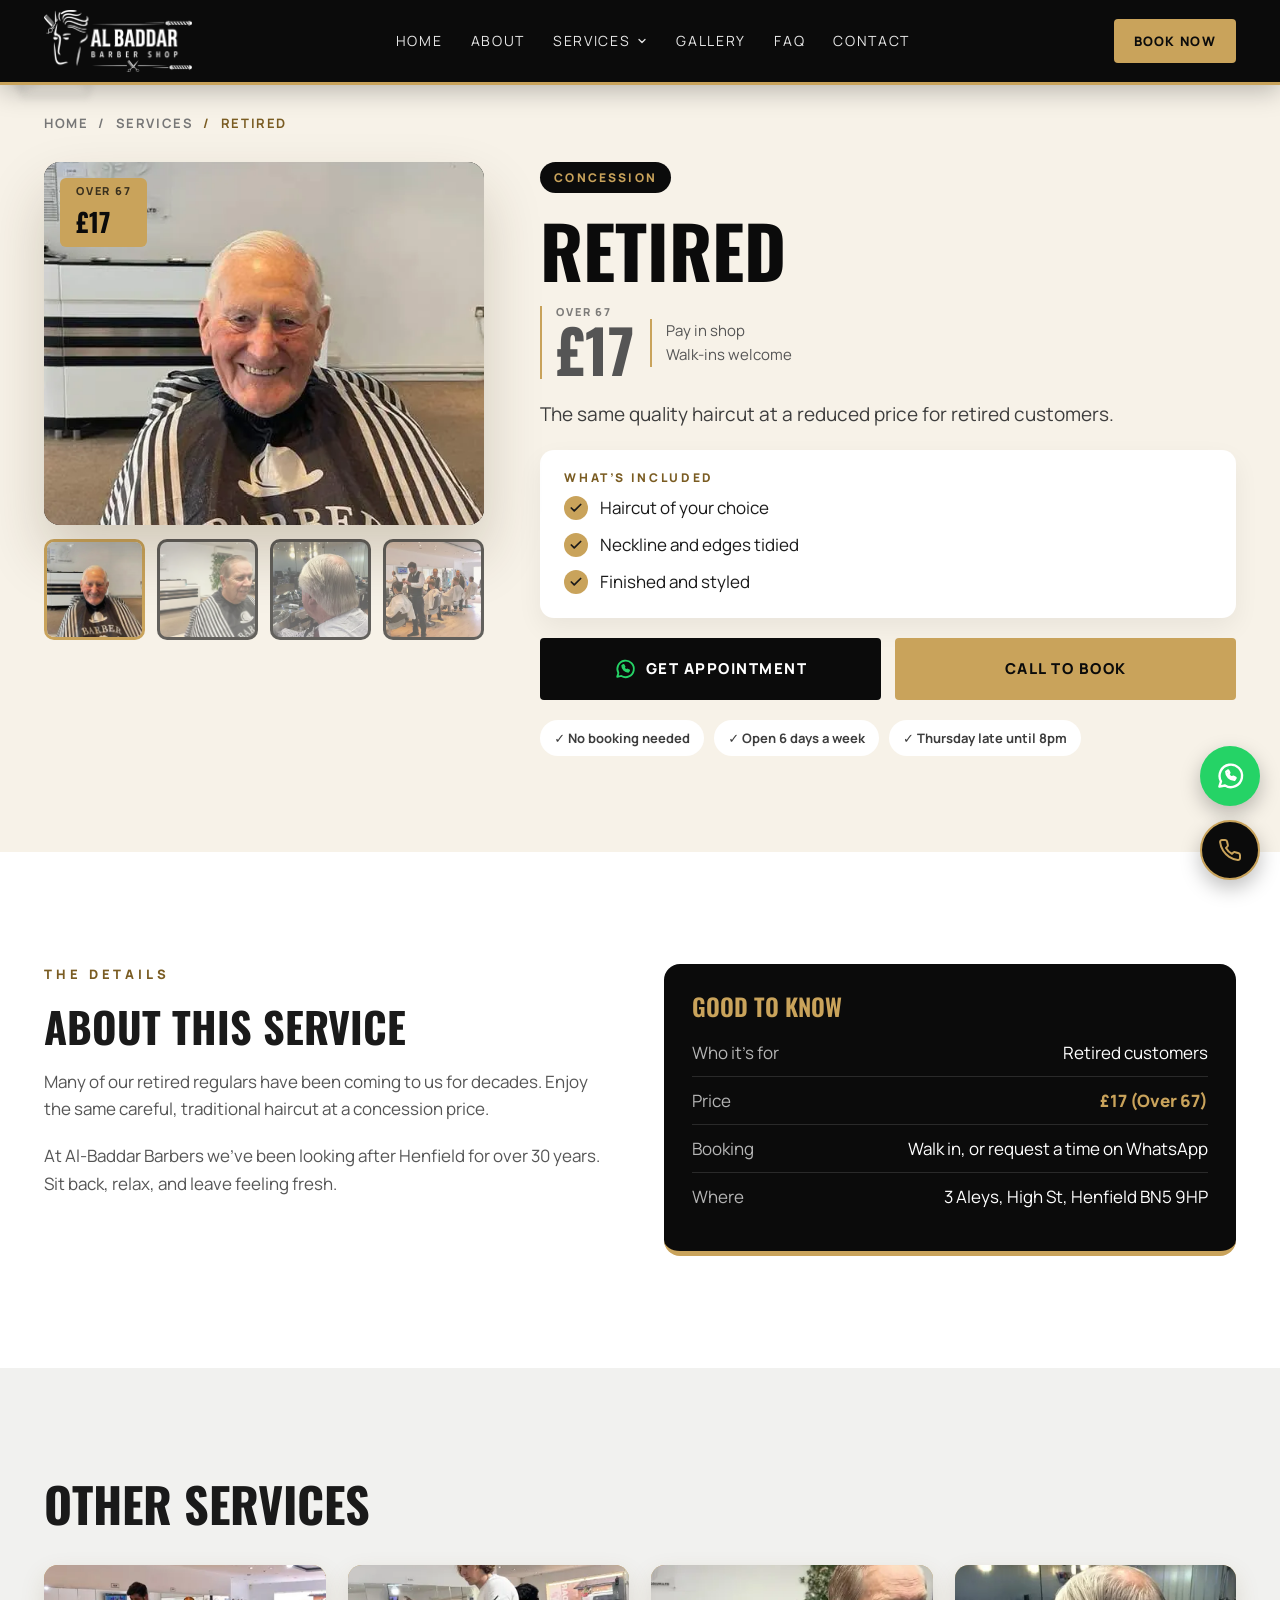
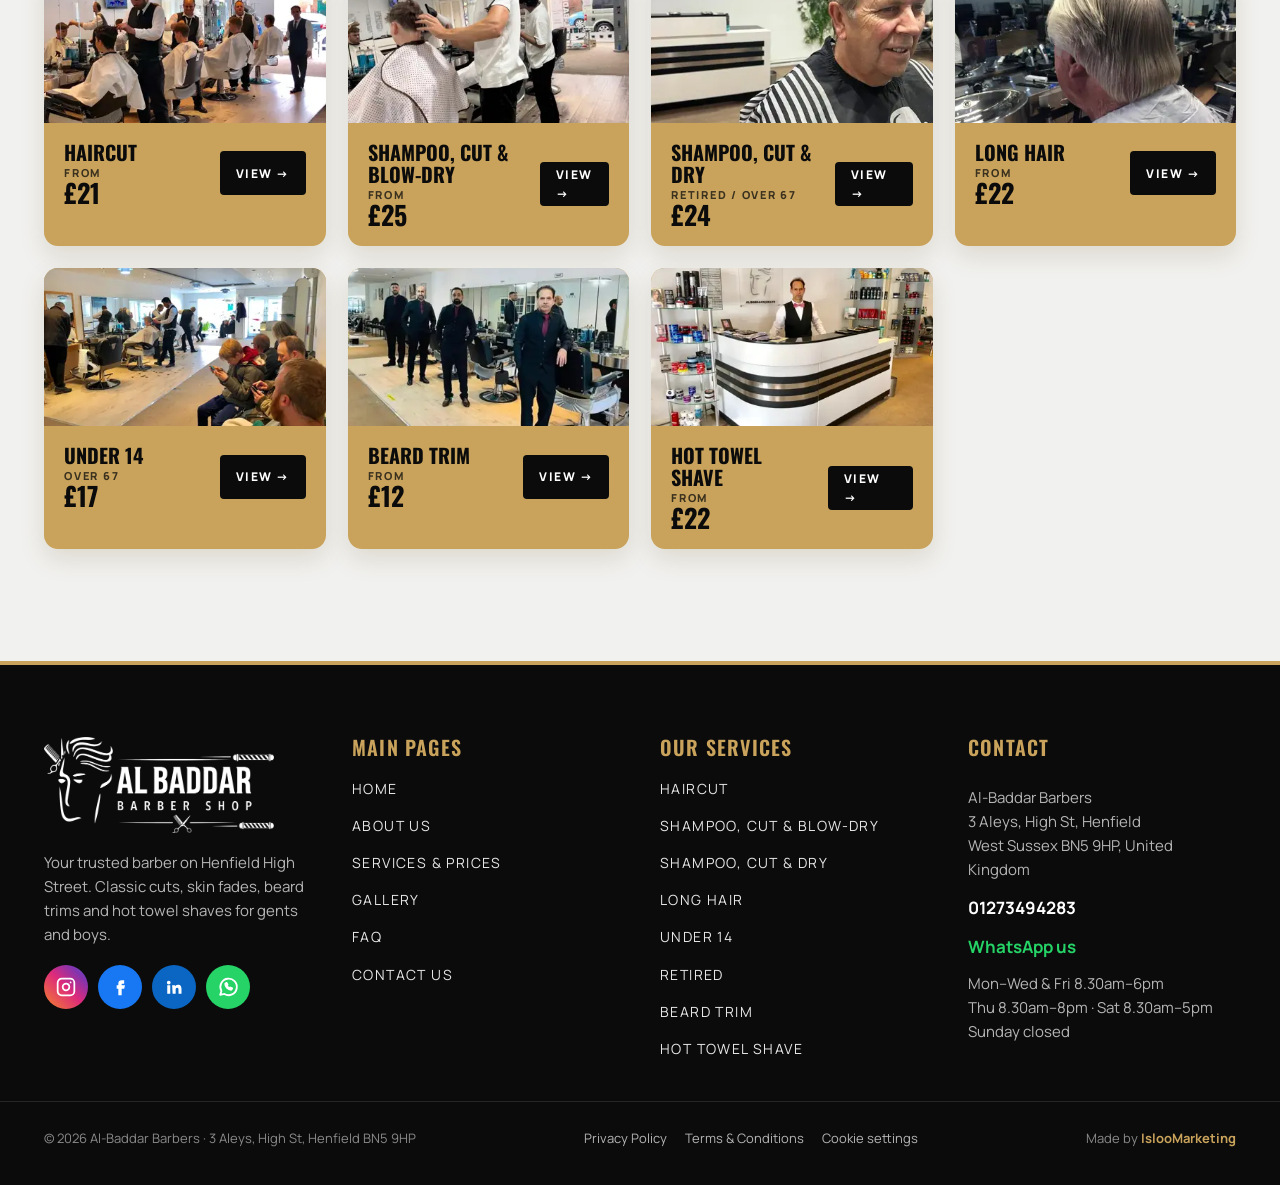
<file: services/retired.html>
<!doctype html>
<html lang="en-GB">
<head>
<meta charset="utf-8">
<meta name="viewport" content="width=device-width, initial-scale=1">
<title>Retired Gents’ Haircut in Henfield – £17 (Over 67) | Al-Baddar</title>
<meta name="description" content="Retired (over 67) £17 at Al-Baddar Barbers, Henfield High Street. Haircut at a reduced price for retired customers over 67. Walk-ins welcome — 01273494283.">
<link rel="canonical" href="https://www.albaddarbarbers.co.uk/services/retired.html">
<meta name="robots" content="index, follow, max-image-preview:large">
<meta name="theme-color" content="#0b0b0b">
<meta name="geo.region" content="GB-WSX">
<meta name="geo.placename" content="Henfield">
<meta property="og:type" content="website">
<meta property="og:site_name" content="Al-Baddar Barbers">
<meta property="og:locale" content="en_GB">
<meta property="og:title" content="Retired Gents’ Haircut in Henfield – £17 (Over 67) | Al-Baddar">
<meta property="og:description" content="Retired (over 67) £17 at Al-Baddar Barbers, Henfield High Street. Haircut at a reduced price for retired customers over 67. Walk-ins welcome — 01273494283.">
<meta property="og:url" content="https://www.albaddarbarbers.co.uk/services/retired.html">
<meta property="og:image" content="https://www.albaddarbarbers.co.uk/assets/img/og-image.jpg">
<meta property="og:image:width" content="1200">
<meta property="og:image:height" content="630">
<meta property="og:image:alt" content="Al-Baddar Barber Shop, Henfield">
<meta name="twitter:card" content="summary_large_image">
<meta name="twitter:title" content="Retired Gents’ Haircut in Henfield – £17 (Over 67) | Al-Baddar">
<meta name="twitter:description" content="Retired (over 67) £17 at Al-Baddar Barbers, Henfield High Street. Haircut at a reduced price for retired customers over 67. Walk-ins welcome — 01273494283.">
<meta name="twitter:image" content="https://www.albaddarbarbers.co.uk/assets/img/og-image.jpg">
<link rel="icon" href="../favicon.ico" sizes="any">
<link rel="icon" type="image/png" sizes="32x32" href="../assets/img/favicon-32.png">
<link rel="apple-touch-icon" href="../assets/img/apple-touch-icon.png">
<link rel="manifest" href="../site.webmanifest">
<link rel="preconnect" href="https://fonts.googleapis.com">
<link rel="preconnect" href="https://fonts.gstatic.com" crossorigin>
<link rel="preload" as="style" href="https://fonts.googleapis.com/css2?family=Oswald:wght@500;600;700&amp;family=Manrope:wght@400;600;700;800&amp;display=swap" onload="this.onload=null;this.rel='stylesheet'">
<noscript><link rel="stylesheet" href="https://fonts.googleapis.com/css2?family=Oswald:wght@500;600;700&amp;family=Manrope:wght@400;600;700;800&amp;display=swap"></noscript>
<link rel="stylesheet" href="../assets/css/style.min.css">

<script type="application/ld+json">{
 "@context": "https://schema.org",
 "@graph": [
  {
   "@type": "Service",
   "@id": "https://www.albaddarbarbers.co.uk/services/retired.html#service",
   "name": "Retired",
   "serviceType": "Barber service",
   "description": "The same quality haircut at a reduced price for retired customers. Many of our retired regulars have been coming to us for decades. Enjoy the same careful, traditional haircut at a concession price.",
   "url": "https://www.albaddarbarbers.co.uk/services/retired.html",
   "image": "https://www.albaddarbarbers.co.uk/assets/img/customer-happy-regular.webp",
   "provider": {
    "@id": "https://www.albaddarbarbers.co.uk/#business"
   },
   "areaServed": {
    "@type": "Place",
    "name": "Henfield, West Sussex"
   },
   "offers": {
    "@type": "Offer",
    "price": "17.00",
    "priceCurrency": "GBP",
    "availability": "https://schema.org/InStock",
    "url": "https://www.albaddarbarbers.co.uk/services/retired.html",
    "seller": {
     "@id": "https://www.albaddarbarbers.co.uk/#business"
    }
   }
  },
  {
   "@type": "BreadcrumbList",
   "itemListElement": [
    {
     "@type": "ListItem",
     "position": 1,
     "name": "Home",
     "item": "https://www.albaddarbarbers.co.uk/"
    },
    {
     "@type": "ListItem",
     "position": 2,
     "name": "Services",
     "item": "https://www.albaddarbarbers.co.uk/#services"
    },
    {
     "@type": "ListItem",
     "position": 3,
     "name": "Retired",
     "item": "https://www.albaddarbarbers.co.uk/services/retired.html"
    }
   ]
  },
  {
   "@type": [
    "HairSalon",
    "LocalBusiness"
   ],
   "@id": "https://www.albaddarbarbers.co.uk/#business",
   "name": "Al-Baddar Barbers",
   "alternateName": [
    "Al-Baddar Barber Shop",
    "Al-Baddar Barbers"
   ],
   "description": "Trusted local barbershop on Henfield High Street, serving the community for over 30 years. Haircuts, skin fades, beard trims and hot towel shaves for men and boys of all ages. Walk-ins welcome.",
   "url": "https://www.albaddarbarbers.co.uk/",
   "telephone": "+441273494283",
   "priceRange": "£12–£25",
   "currenciesAccepted": "GBP",
   "foundingDate": "1997",
   "image": [
    "https://www.albaddarbarbers.co.uk/assets/img/shopfront-henfield-high-street.webp",
    "https://www.albaddarbarbers.co.uk/assets/img/barbers-cutting-hair.webp",
    "https://www.albaddarbarbers.co.uk/assets/img/og-image.jpg"
   ],
   "logo": "https://www.albaddarbarbers.co.uk/assets/img/logo-al-baddar.png",
   "address": {
    "@type": "PostalAddress",
    "streetAddress": "3 Aleys, High Street",
    "addressLocality": "Henfield",
    "addressRegion": "West Sussex",
    "postalCode": "BN5 9HP",
    "addressCountry": "GB"
   },
   "hasMap": "https://maps.app.goo.gl/eHV9sWdLyRKpXMxz9",
   "areaServed": [
    {
     "@type": "Place",
     "name": "Henfield"
    },
    {
     "@type": "Place",
     "name": "West Sussex"
    }
   ],
   "openingHoursSpecification": [
    {
     "@type": "OpeningHoursSpecification",
     "dayOfWeek": [
      "Monday",
      "Tuesday",
      "Wednesday",
      "Friday"
     ],
     "opens": "08:30",
     "closes": "18:00"
    },
    {
     "@type": "OpeningHoursSpecification",
     "dayOfWeek": "Thursday",
     "opens": "08:30",
     "closes": "20:00"
    },
    {
     "@type": "OpeningHoursSpecification",
     "dayOfWeek": "Saturday",
     "opens": "08:30",
     "closes": "17:00"
    }
   ],
   "sameAs": [
    "https://www.instagram.com/al_baddars/",
    "https://www.facebook.com/albaddarsbarberssussex/",
    "https://uk.linkedin.com/company/al-baddar"
   ],
   "hasOfferCatalog": {
    "@type": "OfferCatalog",
    "name": "Barber services",
    "itemListElement": [
     {
      "@type": "Offer",
      "price": "21.00",
      "priceCurrency": "GBP",
      "url": "https://www.albaddarbarbers.co.uk/services/haircut.html",
      "itemOffered": {
       "@type": "Service",
       "name": "Haircut",
       "description": "Our classic gents haircut — a traditional cut, skin fade or modern fade, finished with a professional style."
      }
     },
     {
      "@type": "Offer",
      "price": "25.00",
      "priceCurrency": "GBP",
      "url": "https://www.albaddarbarbers.co.uk/services/shampoo-cut-blow-dry.html",
      "itemOffered": {
       "@type": "Service",
       "name": "Shampoo, Cut & Blow-dry",
       "description": "A fresh shampoo, your haircut of choice, then blow-dried and styled."
      }
     },
     {
      "@type": "Offer",
      "price": "24.00",
      "priceCurrency": "GBP",
      "url": "https://www.albaddarbarbers.co.uk/services/shampoo-cut-dry.html",
      "itemOffered": {
       "@type": "Service",
       "name": "Shampoo, Cut & Dry",
       "description": "Shampoo and haircut, dried and finished."
      }
     },
     {
      "@type": "Offer",
      "price": "22.00",
      "priceCurrency": "GBP",
      "url": "https://www.albaddarbarbers.co.uk/services/long-hair.html",
      "itemOffered": {
       "@type": "Service",
       "name": "Long Hair",
       "description": "Shaping and trimming for longer styles."
      }
     },
     {
      "@type": "Offer",
      "price": "17.00",
      "priceCurrency": "GBP",
      "url": "https://www.albaddarbarbers.co.uk/services/under-14.html",
      "itemOffered": {
       "@type": "Service",
       "name": "Under 14",
       "description": "Haircuts for boys under 14 — patient, friendly service."
      }
     },
     {
      "@type": "Offer",
      "price": "17.00",
      "priceCurrency": "GBP",
      "url": "https://www.albaddarbarbers.co.uk/services/retired.html",
      "itemOffered": {
       "@type": "Service",
       "name": "Retired",
       "description": "The same quality haircut at a reduced price for retired customers."
      }
     },
     {
      "@type": "Offer",
      "price": "12.00",
      "priceCurrency": "GBP",
      "url": "https://www.albaddarbarbers.co.uk/services/beard-trim.html",
      "itemOffered": {
       "@type": "Service",
       "name": "Beard Trim",
       "description": "Your beard shaped, lined up and tidied to suit your face."
      }
     },
     {
      "@type": "Offer",
      "price": "22.00",
      "priceCurrency": "GBP",
      "url": "https://www.albaddarbarbers.co.uk/services/hot-towel-shave.html",
      "itemOffered": {
       "@type": "Service",
       "name": "Hot Towel Shave",
       "description": "The traditional barber shave, with hot towels."
      }
     }
    ]
   }
  }
 ]
}</script>
</head>
<body>
<a class="skip" href="#main">Skip to content</a>
<div class="fly-layer" aria-hidden="true"><div class="fly"><svg width="80" height="80" viewBox="0 0 24 24" fill="none" stroke="currentColor" stroke-width="1.3" stroke-linecap="round" stroke-linejoin="round" aria-hidden="true"><path d="M6 3a3 3 0 1 0 0 6 3 3 0 0 0 0-6zM6 15a3 3 0 1 0 0 6 3 3 0 0 0 0-6zM20 4L8.1 15.9M14.5 14.5L20 20M8.1 8.1L12 12"/></svg></div><div class="fly"><svg width="96" height="96" viewBox="0 0 24 24" fill="none" stroke="currentColor" stroke-width="1.3" stroke-linecap="round" stroke-linejoin="round" aria-hidden="true"><path d="M3 6h18v4H3zM5 10v8M8 10v8M11 10v8M14 10v8M17 10v8M20 10v6"/></svg></div><div class="fly"><svg width="72" height="72" viewBox="0 0 24 24" fill="none" stroke="currentColor" stroke-width="1.3" stroke-linecap="round" stroke-linejoin="round" aria-hidden="true"><path d="M8 2h8a3 3 0 0 1 3 3v5a3 3 0 0 1-3 3H8a3 3 0 0 1-3-3V5a3 3 0 0 1 3-3zM10 13h4v9h-4zM9 6h.01M12 6h.01M15 6h.01M9 9h.01M12 9h.01M15 9h.01"/></svg></div><div class="fly"><svg width="110" height="110" viewBox="0 0 24 24" fill="none" stroke="currentColor" stroke-width="1.3" stroke-linecap="round" stroke-linejoin="round" aria-hidden="true"><path d="M8 3h8l1 4 4 2-2 12H5L3 9l4-2zM9 3c0 2 1.3 3 3 3s3-1 3-3"/></svg></div><div class="fly"><svg width="70" height="70" viewBox="0 0 24 24" fill="none" stroke="currentColor" stroke-width="1.3" stroke-linecap="round" stroke-linejoin="round" aria-hidden="true"><path d="M7 2h10v4H7zM6 6h12l-1 14a2 2 0 0 1-2 2H9a2 2 0 0 1-2-2zM9 2v4M12 2v4M15 2v4M10 12h4"/></svg></div><div class="fly"><svg width="64" height="64" viewBox="0 0 24 24" fill="none" stroke="currentColor" stroke-width="1.3" stroke-linecap="round" stroke-linejoin="round" aria-hidden="true"><path d="M10 2h4v3h-4zM9 5h6l-.5 15a1.5 1.5 0 0 1-1.5 1.5h-2A1.5 1.5 0 0 1 9.5 20zM12 9v3"/></svg></div><div class="fly"><svg width="100" height="100" viewBox="0 0 24 24" fill="none" stroke="currentColor" stroke-width="1.3" stroke-linecap="round" stroke-linejoin="round" aria-hidden="true"><path d="M6 3a3 3 0 1 0 0 6 3 3 0 0 0 0-6zM6 15a3 3 0 1 0 0 6 3 3 0 0 0 0-6zM20 4L8.1 15.9M14.5 14.5L20 20M8.1 8.1L12 12"/></svg></div><div class="fly"><svg width="76" height="76" viewBox="0 0 24 24" fill="none" stroke="currentColor" stroke-width="1.3" stroke-linecap="round" stroke-linejoin="round" aria-hidden="true"><path d="M3 6h18v4H3zM5 10v8M8 10v8M11 10v8M14 10v8M17 10v8M20 10v6"/></svg></div></div>
<div class="fabs">
<a href="https://wa.me/441273494283?text=Hi%20Al-Baddar%20Barbers%2C%20I%20would%20like%20to%20book%20an%20appointment." class="fab wa" aria-label="Chat on WhatsApp" target="_blank" rel="noopener"><svg width="30" height="30" viewBox="0 0 24 24" fill="none" stroke="currentColor" stroke-width="1.9" stroke-linecap="round" stroke-linejoin="round" aria-hidden="true"><path d="M3.5 20.5l1.3-4.2A9 9 0 1 1 8 19.6zM9 8.5c0 3.5 3 6.5 6.5 6.5l1-1.5-2-1-1 .8c-1.2-.5-2.3-1.6-2.8-2.8l.8-1-1-2z"/></svg></a>
<a href="tel:+441273494283" class="fab call" aria-label="Call Al-Baddar Barbers"><svg width="24" height="24" viewBox="0 0 24 24" fill="none" stroke="currentColor" stroke-width="2" stroke-linecap="round" stroke-linejoin="round" aria-hidden="true"><path d="M22 16.9v3a2 2 0 0 1-2.2 2 19.8 19.8 0 0 1-8.6-3.1 19.5 19.5 0 0 1-6-6A19.8 19.8 0 0 1 2.1 4.2 2 2 0 0 1 4.1 2h3a2 2 0 0 1 2 1.7c.1 1 .4 1.9.7 2.8a2 2 0 0 1-.5 2.1L8 9.9a16 16 0 0 0 6 6l1.3-1.3a2 2 0 0 1 2.1-.4c.9.3 1.8.6 2.8.7a2 2 0 0 1 1.7 2z"/></svg></a>
</div>
<header class="header"><div class="container">
<a class="brand" href="../index.html#top" aria-label="Al-Baddar Barbers home"><img src="../assets/img/logo-al-baddar.webp" alt="Al-Baddar Barber Shop" width="600" height="251"></a>
<nav class="nav" aria-label="Main">
<a href="../index.html#top">Home</a><a href="../about.html">About</a>
<div class="dd"><a href="../index.html#services">Services <svg width="12" height="12" viewBox="0 0 24 24" fill="none" stroke="currentColor" stroke-width="2.5" stroke-linecap="round" stroke-linejoin="round" aria-hidden="true"><path d="M6 9l6 6 6-6"/></svg></a><div class="dd-menu"><a href="../services/haircut.html"><span>Haircut</span><b>From £21</b></a><a href="../services/shampoo-cut-blow-dry.html"><span>Shampoo, Cut &amp; Blow-dry</span><b>From £25</b></a><a href="../services/shampoo-cut-dry.html"><span>Shampoo, Cut &amp; Dry</span><b>£24 (Retired / Over 67)</b></a><a href="../services/long-hair.html"><span>Long Hair</span><b>From £22</b></a><a href="../services/under-14.html"><span>Under 14</span><b>£17 (Over 67)</b></a><a href="../services/retired.html"><span>Retired</span><b>£17 (Over 67)</b></a><a href="../services/beard-trim.html"><span>Beard Trim</span><b>From £12</b></a><a href="../services/hot-towel-shave.html"><span>Hot Towel Shave</span><b>From £22</b></a></div></div>
<a href="../index.html#gallery">Gallery</a><a href="../index.html#faq">FAQ</a><a href="../contact.html">Contact</a>
</nav>
<div class="header-cta">
<a class="btn btn-gold btn-sm hide-xs" href="https://wa.me/441273494283?text=Hi%20Al-Baddar%20Barbers%2C%20I%20would%20like%20to%20book%20an%20appointment." target="_blank" rel="noopener">Book Now</a>
<details class="burger"><summary aria-label="Open menu"><svg width="20" height="20" viewBox="0 0 24 24" fill="none" stroke="currentColor" stroke-width="2" stroke-linecap="round" stroke-linejoin="round" aria-hidden="true"><path d="M3 6h18M3 12h18M3 18h18"/></svg></summary>
<nav class="mnav" aria-label="Mobile"><a href="../index.html#top">Home</a><a href="../about.html">About</a><a href="../index.html#services">Services &amp; Prices</a><a class="sub" href="../services/haircut.html">— Haircut · from £21</a><a class="sub" href="../services/shampoo-cut-blow-dry.html">— Shampoo, Cut &amp; Blow-dry · from £25</a><a class="sub" href="../services/shampoo-cut-dry.html">— Shampoo, Cut &amp; Dry · £24 (Retired / Over 67)</a><a class="sub" href="../services/long-hair.html">— Long Hair · from £22</a><a class="sub" href="../services/under-14.html">— Under 14 · from £17</a><a class="sub" href="../services/retired.html">— Retired · £17 (Over 67)</a><a class="sub" href="../services/beard-trim.html">— Beard Trim · from £12</a><a class="sub" href="../services/hot-towel-shave.html">— Hot Towel Shave · from £22</a><a href="../index.html#gallery">Gallery</a><a href="../index.html#faq">FAQ</a><a href="../contact.html">Contact</a></nav>
</details>
</div>
</div></header>
<main id="main">

<section class="bg-cream"><div class="container">
<nav class="crumbs" aria-label="Breadcrumb"><ol><li><a href="../index.html">Home</a></li><li><a href="../index.html#services">Services</a></li><li aria-current="page">Retired</li></ol></nav>
<div class="product">
<div class="gallery">
<div class="main-img"><img src="../assets/img/customer-happy-regular.webp" srcset="../assets/img/customer-happy-regular-400.webp 400w, ../assets/img/customer-happy-regular.webp 546w" sizes="(max-width: 900px) 100vw, 600px" alt="Smiling regular customer in the barber’s chair" width="546" height="960" fetchpriority="high" data-main-img><span class="price-tag"><small>Over 67</small> £17</span></div>
<div class="pthumbs"><button type="button" class="on" data-src="../assets/img/customer-happy-regular.webp" data-srcset="../assets/img/customer-happy-regular-400.webp 400w, ../assets/img/customer-happy-regular.webp 546w" aria-label="Show photo 1"><img src="../assets/img/customer-happy-regular-400.webp" alt="" loading="lazy" decoding="async" width="150" height="150"></button><button type="button" class="" data-src="../assets/img/customer-slicked-back.webp" data-srcset="../assets/img/customer-slicked-back-400.webp 400w, ../assets/img/customer-slicked-back.webp 720w" aria-label="Show photo 2"><img src="../assets/img/customer-slicked-back-400.webp" alt="" loading="lazy" decoding="async" width="150" height="150"></button><button type="button" class="" data-src="../assets/img/customer-long-hair-trim.webp" data-srcset="../assets/img/customer-long-hair-trim-400.webp 400w, ../assets/img/customer-long-hair-trim-800.webp 800w, ../assets/img/customer-long-hair-trim.webp 960w" aria-label="Show photo 3"><img src="../assets/img/customer-long-hair-trim-400.webp" alt="" loading="lazy" decoding="async" width="150" height="150"></button><button type="button" class="" data-src="../assets/img/barbers-cutting-hair.webp" data-srcset="../assets/img/barbers-cutting-hair-400.webp 400w, ../assets/img/barbers-cutting-hair-800.webp 800w, ../assets/img/barbers-cutting-hair.webp 1400w" aria-label="Show photo 4"><img src="../assets/img/barbers-cutting-hair-400.webp" alt="" loading="lazy" decoding="async" width="150" height="150"></button></div>
</div>
<div class="pinfo">
<span class="tag">Concession</span>
<h1>Retired</h1>
<div class="pprice"><span class="price"><small>Over 67</small> £17</span><span>Pay in shop<br>Walk-ins welcome</span></div>
<p style="font-size:19px;color:#3d3d3d">The same quality haircut at a reduced price for retired customers.</p>
<div class="includes"><h2>What’s included</h2><ul><li><span class="tick"><svg width="14" height="14" viewBox="0 0 24 24" fill="none" stroke="currentColor" stroke-width="3" stroke-linecap="round" stroke-linejoin="round" aria-hidden="true"><path d="M20 6L9 17l-5-5"/></svg></span>Haircut of your choice</li><li><span class="tick"><svg width="14" height="14" viewBox="0 0 24 24" fill="none" stroke="currentColor" stroke-width="3" stroke-linecap="round" stroke-linejoin="round" aria-hidden="true"><path d="M20 6L9 17l-5-5"/></svg></span>Neckline and edges tidied</li><li><span class="tick"><svg width="14" height="14" viewBox="0 0 24 24" fill="none" stroke="currentColor" stroke-width="3" stroke-linecap="round" stroke-linejoin="round" aria-hidden="true"><path d="M20 6L9 17l-5-5"/></svg></span>Finished and styled</li></ul></div>
<div class="btn-row"><a class="btn btn-dark btn-block" href="https://wa.me/441273494283?text=Hi%20Al-Baddar%20Barbers%2C%20I%20would%20like%20to%20book%20an%20appointment%20for%3A%20Retired%20%28%C2%A317%29." target="_blank" rel="noopener"><span style="color:var(--wa);display:flex"><svg width="22" height="22" viewBox="0 0 24 24" fill="none" stroke="currentColor" stroke-width="2" stroke-linecap="round" stroke-linejoin="round" aria-hidden="true"><path d="M3.5 20.5l1.3-4.2A9 9 0 1 1 8 19.6zM9 8.5c0 3.5 3 6.5 6.5 6.5l1-1.5-2-1-1 .8c-1.2-.5-2.3-1.6-2.8-2.8l.8-1-1-2z"/></svg></span>Get Appointment</a><a class="btn btn-gold btn-block" href="tel:+441273494283">Call to Book</a></div>
<div class="chips"><span>✓ No booking needed</span><span>✓ Open 6 days a week</span><span>✓ Thursday late until 8pm</span></div>
</div>
</div>
</div></section>

<section class="section bg-white"><div class="container details">
<div class="stack rv"><p class="eyebrow" style="margin:0">The Details</p><h2 class="h2" style="font-size:42px">About this service</h2>
<p class="muted">Many of our retired regulars have been coming to us for decades. Enjoy the same careful, traditional haircut at a concession price.</p>
<p class="muted">At Al-Baddar Barbers we’ve been looking after Henfield for over 30 years. Sit back, relax, and leave feeling fresh.</p></div>
<div class="know rv"><h2>Good to know</h2><dl>
<div><dt>Who it’s for</dt><dd>Retired customers</dd></div>
<div><dt>Price</dt><dd style="color:var(--gold);font-weight:800">£17 (Over 67)</dd></div>
<div><dt>Booking</dt><dd>Walk in, or request a time on WhatsApp</dd></div>
<div><dt>Where</dt><dd>3 Aleys, High St, Henfield BN5 9HP</dd></div></dl></div>
</div></section>

<section class="section bg-grey"><div class="container">
<h2 class="h2 rv" style="font-size:clamp(34px,4vw,48px)">Other Services</h2>
<div class="cards" style="margin-top:36px"><a class="card mini rv" href="haircut.html"><img src="../assets/img/barbers-cutting-hair.webp" srcset="../assets/img/barbers-cutting-hair-400.webp 400w, ../assets/img/barbers-cutting-hair-800.webp 800w, ../assets/img/barbers-cutting-hair.webp 1400w" sizes="300px" alt="" width="1400" height="1050" loading="lazy" decoding="async"><div class="foot"><div><h3>Haircut</h3><div class="price"><small>From</small> £21</div></div><span class="cbtn">View →</span></div></a><a class="card mini rv" href="shampoo-cut-blow-dry.html"><img src="../assets/img/barber-blow-dry.webp" srcset="../assets/img/barber-blow-dry-400.webp 400w, ../assets/img/barber-blow-dry-800.webp 800w, ../assets/img/barber-blow-dry.webp 1050w" sizes="300px" alt="" width="1050" height="1400" loading="lazy" decoding="async"><div class="foot"><div><h3>Shampoo, Cut &amp; Blow-dry</h3><div class="price"><small>From</small> £25</div></div><span class="cbtn">View →</span></div></a><a class="card mini rv" href="shampoo-cut-dry.html"><img src="../assets/img/customer-slicked-back.webp" srcset="../assets/img/customer-slicked-back-400.webp 400w, ../assets/img/customer-slicked-back.webp 720w" sizes="300px" alt="" width="720" height="960" loading="lazy" decoding="async"><div class="foot"><div><h3>Shampoo, Cut &amp; Dry</h3><div class="price"><small>Retired / Over 67</small> £24</div></div><span class="cbtn">View →</span></div></a><a class="card mini rv" href="long-hair.html"><img src="../assets/img/customer-long-hair-trim.webp" srcset="../assets/img/customer-long-hair-trim-400.webp 400w, ../assets/img/customer-long-hair-trim-800.webp 800w, ../assets/img/customer-long-hair-trim.webp 960w" sizes="300px" alt="" width="960" height="720" loading="lazy" decoding="async"><div class="foot"><div><h3>Long Hair</h3><div class="price"><small>From</small> £22</div></div><span class="cbtn">View →</span></div></a><a class="card mini rv" href="under-14.html"><img src="../assets/img/shop-busy-afternoon.webp" srcset="../assets/img/shop-busy-afternoon-400.webp 400w, ../assets/img/shop-busy-afternoon-800.webp 800w, ../assets/img/shop-busy-afternoon.webp 1400w" sizes="300px" alt="" width="1400" height="1050" loading="lazy" decoding="async"><div class="foot"><div><h3>Under 14</h3><div class="price"><small>Over 67</small> £17</div></div><span class="cbtn">View →</span></div></a><a class="card mini rv" href="beard-trim.html"><img src="../assets/img/barber-team.webp" srcset="../assets/img/barber-team-400.webp 400w, ../assets/img/barber-team-800.webp 800w, ../assets/img/barber-team.webp 1097w" sizes="300px" alt="" width="1097" height="1400" loading="lazy" decoding="async"><div class="foot"><div><h3>Beard Trim</h3><div class="price"><small>From</small> £12</div></div><span class="cbtn">View →</span></div></a><a class="card mini rv" href="hot-towel-shave.html"><img src="../assets/img/owner-reception.webp" srcset="../assets/img/owner-reception-400.webp 400w, ../assets/img/owner-reception-800.webp 800w, ../assets/img/owner-reception.webp 1400w" sizes="300px" alt="" width="1400" height="1050" loading="lazy" decoding="async"><div class="foot"><div><h3>Hot Towel Shave</h3><div class="price"><small>From</small> £22</div></div><span class="cbtn">View →</span></div></a></div>
</div></section>
</main>
<footer class="footer"><div class="container cols">
<div><img class="logo" src="../assets/img/logo-al-baddar.webp" alt="Al-Baddar Barber Shop" width="600" height="251" loading="lazy">
<p style="margin-top:18px">Your trusted barber on Henfield High Street. Classic cuts, skin fades, beard trims and hot towel shaves for gents and boys.</p>
<div class="socials"><a href="https://www.instagram.com/al_baddars/" class="soc ig" aria-label="Instagram" target="_blank" rel="noopener"><svg width="20" height="20" viewBox="0 0 24 24" fill="none" stroke="currentColor" stroke-width="2.1" stroke-linecap="round" stroke-linejoin="round" aria-hidden="true"><path d="M7 2h10a5 5 0 0 1 5 5v10a5 5 0 0 1-5 5H7a5 5 0 0 1-5-5V7a5 5 0 0 1 5-5zM16 11.4A4 4 0 1 1 12.6 8 4 4 0 0 1 16 11.4zM17.5 6.5h.01"/></svg></a><a href="https://www.facebook.com/albaddarsbarberssussex/" class="soc fb" aria-label="Facebook" target="_blank" rel="noopener"><svg width="20" height="20" viewBox="0 0 24 24" fill="currentColor" stroke="none" stroke-width="2.1" stroke-linecap="round" stroke-linejoin="round" aria-hidden="true"><path d="M14 8h3V4h-3a4 4 0 0 0-4 4v2H8v4h2v8h4v-8h3l1-4h-4V8.5a.5.5 0 0 1 .5-.5z"/></svg></a><a href="https://uk.linkedin.com/company/al-baddar" class="soc li" aria-label="LinkedIn" target="_blank" rel="noopener"><svg width="18" height="18" viewBox="0 0 24 24" fill="currentColor" stroke="none" stroke-width="2.1" stroke-linecap="round" stroke-linejoin="round" aria-hidden="true"><path d="M4.98 3.5a2.5 2.5 0 1 1 0 5 2.5 2.5 0 0 1 0-5zM3 9.5h4V21H3zM9.5 9.5h3.8v1.6h.1c.5-1 1.8-2 3.8-2 4 0 4.8 2.6 4.8 6V21h-4v-5.2c0-1.3 0-2.9-1.8-2.9s-2 1.4-2 2.8V21h-4z"/></svg></a><a href="https://wa.me/441273494283?text=Hi%20Al-Baddar%20Barbers%2C%20I%20would%20like%20to%20book%20an%20appointment." class="soc wa" aria-label="WhatsApp" target="_blank" rel="noopener"><svg width="22" height="22" viewBox="0 0 24 24" fill="none" stroke="currentColor" stroke-width="2" stroke-linecap="round" stroke-linejoin="round" aria-hidden="true"><path d="M3.5 20.5l1.3-4.2A9 9 0 1 1 8 19.6zM9 8.5c0 3.5 3 6.5 6.5 6.5l1-1.5-2-1-1 .8c-1.2-.5-2.3-1.6-2.8-2.8l.8-1-1-2z"/></svg></a></div></div>
<nav aria-labelledby="f-pages"><h2 id="f-pages">Main Pages</h2><ul><li><a href="../index.html#top">Home</a></li><li><a href="../about.html">About Us</a></li><li><a href="../index.html#services">Services &amp; Prices</a></li><li><a href="../index.html#gallery">Gallery</a></li><li><a href="../index.html#faq">FAQ</a></li><li><a href="../contact.html">Contact Us</a></li></ul></nav>
<nav aria-labelledby="f-svc"><h2 id="f-svc">Our Services</h2><ul><li><a href="../services/haircut.html">Haircut</a></li><li><a href="../services/shampoo-cut-blow-dry.html">Shampoo, Cut &amp; Blow-dry</a></li><li><a href="../services/shampoo-cut-dry.html">Shampoo, Cut &amp; Dry</a></li><li><a href="../services/long-hair.html">Long Hair</a></li><li><a href="../services/under-14.html">Under 14</a></li><li><a href="../services/retired.html">Retired</a></li><li><a href="../services/beard-trim.html">Beard Trim</a></li><li><a href="../services/hot-towel-shave.html">Hot Towel Shave</a></li></ul></nav>
<div class="contact"><h2>Contact</h2>
<address>Al-Baddar Barbers<br>3 Aleys, High St, Henfield<br>West Sussex BN5 9HP, United Kingdom</address>
<a href="tel:+441273494283" style="color:#fff">01273494283</a>
<a href="https://wa.me/441273494283?text=Hi%20Al-Baddar%20Barbers%2C%20I%20would%20like%20to%20book%20an%20appointment." style="color:var(--wa)" target="_blank" rel="noopener">WhatsApp us</a>
<p>Mon–Wed &amp; Fri 8.30am–6pm<br>Thu 8.30am–8pm · Sat 8.30am–5pm<br>Sunday closed</p></div>
</div>
<div class="legal"><div class="container"><span>© <span data-year>2026</span> Al-Baddar Barbers · 3 Aleys, High St, Henfield BN5 9HP</span><span class="legal-links"><a href="../privacy.html">Privacy Policy</a><a href="../terms.html">Terms &amp; Conditions</a><button type="button" data-cookie-settings>Cookie settings</button></span><span>Made by <strong style="color:var(--gold)">IslooMarketing</strong></span></div></div>
</footer>
<script src="../assets/js/main.min.js" defer></script>
<div class="cookie" id="cookie" role="dialog" aria-live="polite" aria-label="Cookie choices" hidden>
<p><strong>Cookies</strong> We use essential storage to remember your choice. With your OK we also load Google Maps, which sets its own cookies. <a href="../privacy.html#cookies">Privacy &amp; cookie policy</a></p>
<div class="cookie-btns"><button type="button" class="btn btn-gold btn-sm" data-cookie="all">Accept all</button><button type="button" class="btn btn-light btn-sm" data-cookie="essential">Essential only</button></div>
</div>
</body>
</html>
</file>
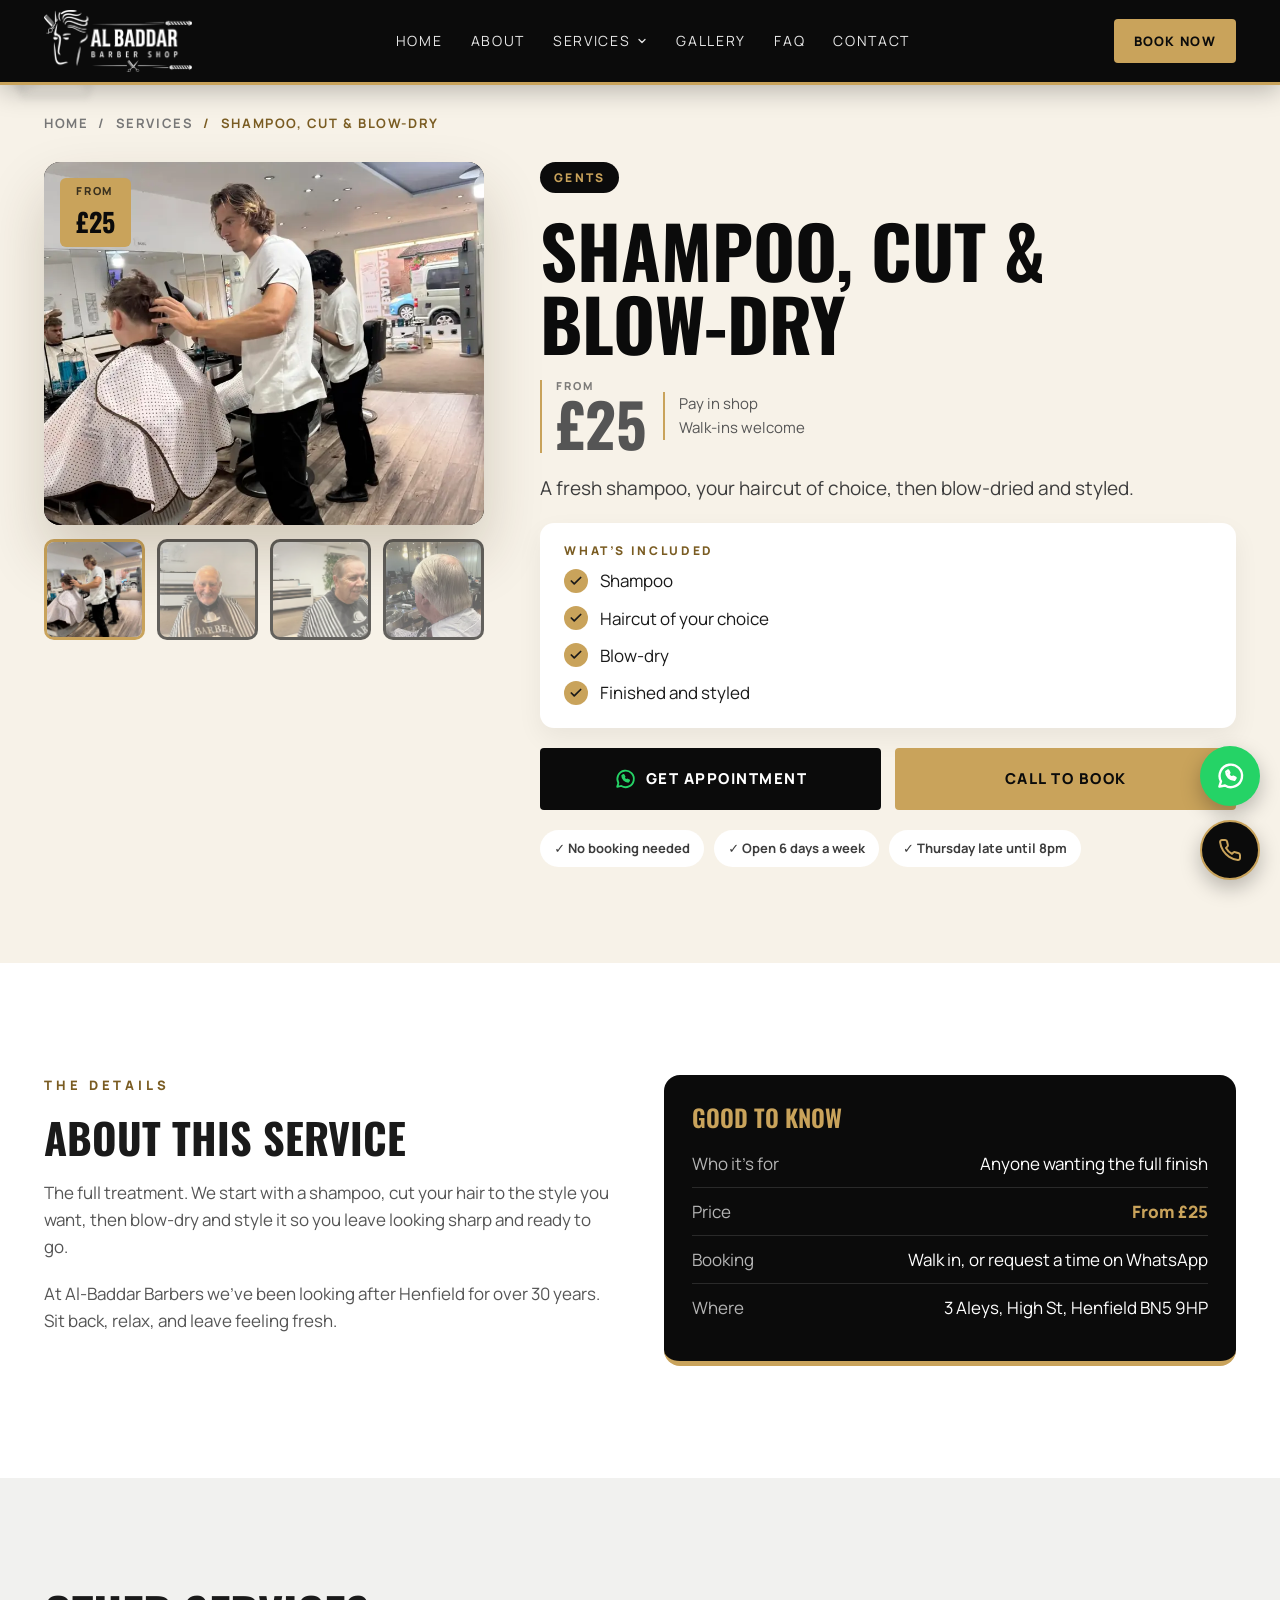
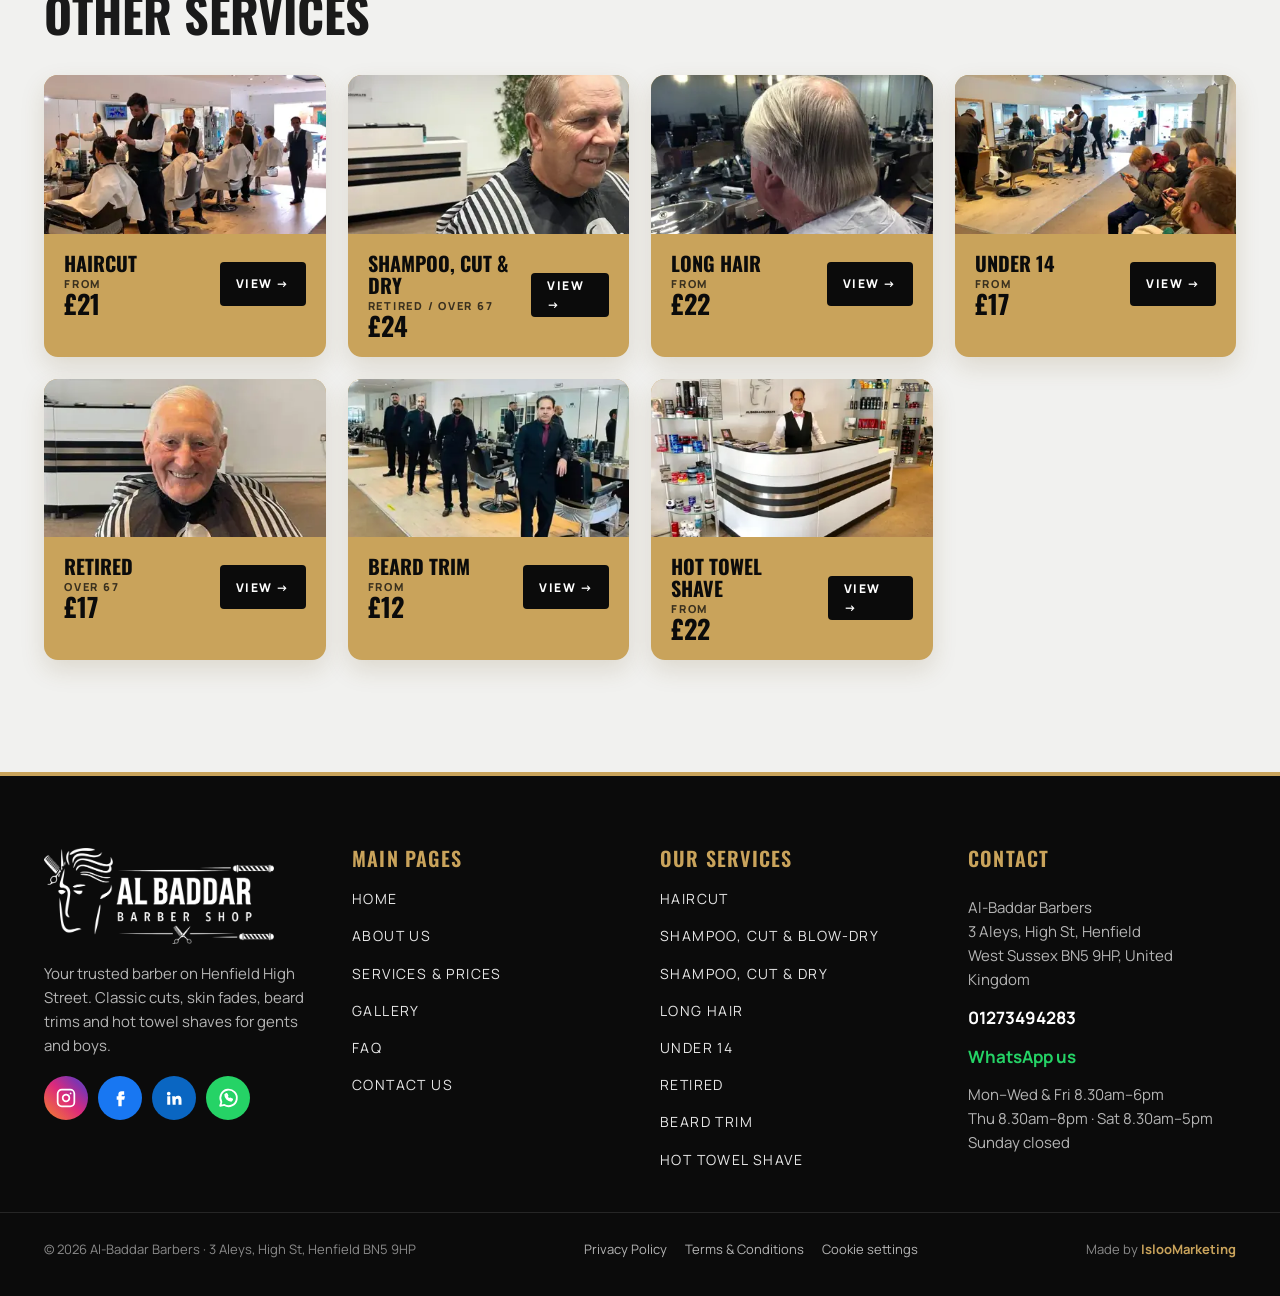
<file: services/shampoo-cut-blow-dry.html>
<!doctype html>
<html lang="en-GB">
<head>
<meta charset="utf-8">
<meta name="viewport" content="width=device-width, initial-scale=1">
<title>Shampoo, Cut &amp; Blow-dry in Henfield – from £25 | Al-Baddar</title>
<meta name="description" content="Shampoo, Cut &amp; Blow-dry from £25 at Al-Baddar Barbers, Henfield High Street. A fresh wash, your cut, then blow-dried and styled. Walk-ins welcome — 01273494283.">
<link rel="canonical" href="https://www.albaddarbarbers.co.uk/services/shampoo-cut-blow-dry.html">
<meta name="robots" content="index, follow, max-image-preview:large">
<meta name="theme-color" content="#0b0b0b">
<meta name="geo.region" content="GB-WSX">
<meta name="geo.placename" content="Henfield">
<meta property="og:type" content="website">
<meta property="og:site_name" content="Al-Baddar Barbers">
<meta property="og:locale" content="en_GB">
<meta property="og:title" content="Shampoo, Cut &amp; Blow-dry in Henfield – from £25 | Al-Baddar">
<meta property="og:description" content="Shampoo, Cut &amp; Blow-dry from £25 at Al-Baddar Barbers, Henfield High Street. A fresh wash, your cut, then blow-dried and styled. Walk-ins welcome — 01273494283.">
<meta property="og:url" content="https://www.albaddarbarbers.co.uk/services/shampoo-cut-blow-dry.html">
<meta property="og:image" content="https://www.albaddarbarbers.co.uk/assets/img/og-image.jpg">
<meta property="og:image:width" content="1200">
<meta property="og:image:height" content="630">
<meta property="og:image:alt" content="Al-Baddar Barber Shop, Henfield">
<meta name="twitter:card" content="summary_large_image">
<meta name="twitter:title" content="Shampoo, Cut &amp; Blow-dry in Henfield – from £25 | Al-Baddar">
<meta name="twitter:description" content="Shampoo, Cut &amp; Blow-dry from £25 at Al-Baddar Barbers, Henfield High Street. A fresh wash, your cut, then blow-dried and styled. Walk-ins welcome — 01273494283.">
<meta name="twitter:image" content="https://www.albaddarbarbers.co.uk/assets/img/og-image.jpg">
<link rel="icon" href="../favicon.ico" sizes="any">
<link rel="icon" type="image/png" sizes="32x32" href="../assets/img/favicon-32.png">
<link rel="apple-touch-icon" href="../assets/img/apple-touch-icon.png">
<link rel="manifest" href="../site.webmanifest">
<link rel="preconnect" href="https://fonts.googleapis.com">
<link rel="preconnect" href="https://fonts.gstatic.com" crossorigin>
<link rel="preload" as="style" href="https://fonts.googleapis.com/css2?family=Oswald:wght@500;600;700&amp;family=Manrope:wght@400;600;700;800&amp;display=swap" onload="this.onload=null;this.rel='stylesheet'">
<noscript><link rel="stylesheet" href="https://fonts.googleapis.com/css2?family=Oswald:wght@500;600;700&amp;family=Manrope:wght@400;600;700;800&amp;display=swap"></noscript>
<link rel="stylesheet" href="../assets/css/style.min.css">

<script type="application/ld+json">{
 "@context": "https://schema.org",
 "@graph": [
  {
   "@type": "Service",
   "@id": "https://www.albaddarbarbers.co.uk/services/shampoo-cut-blow-dry.html#service",
   "name": "Shampoo, Cut & Blow-dry",
   "serviceType": "Barber service",
   "description": "A fresh shampoo, your haircut of choice, then blow-dried and styled. The full treatment. We start with a shampoo, cut your hair to the style you want, then blow-dry and style it so you leave looking sharp and ready to go.",
   "url": "https://www.albaddarbarbers.co.uk/services/shampoo-cut-blow-dry.html",
   "image": "https://www.albaddarbarbers.co.uk/assets/img/barber-blow-dry.webp",
   "provider": {
    "@id": "https://www.albaddarbarbers.co.uk/#business"
   },
   "areaServed": {
    "@type": "Place",
    "name": "Henfield, West Sussex"
   },
   "offers": {
    "@type": "Offer",
    "price": "25.00",
    "priceCurrency": "GBP",
    "availability": "https://schema.org/InStock",
    "url": "https://www.albaddarbarbers.co.uk/services/shampoo-cut-blow-dry.html",
    "seller": {
     "@id": "https://www.albaddarbarbers.co.uk/#business"
    }
   }
  },
  {
   "@type": "BreadcrumbList",
   "itemListElement": [
    {
     "@type": "ListItem",
     "position": 1,
     "name": "Home",
     "item": "https://www.albaddarbarbers.co.uk/"
    },
    {
     "@type": "ListItem",
     "position": 2,
     "name": "Services",
     "item": "https://www.albaddarbarbers.co.uk/#services"
    },
    {
     "@type": "ListItem",
     "position": 3,
     "name": "Shampoo, Cut & Blow-dry",
     "item": "https://www.albaddarbarbers.co.uk/services/shampoo-cut-blow-dry.html"
    }
   ]
  },
  {
   "@type": [
    "HairSalon",
    "LocalBusiness"
   ],
   "@id": "https://www.albaddarbarbers.co.uk/#business",
   "name": "Al-Baddar Barbers",
   "alternateName": [
    "Al-Baddar Barber Shop",
    "Al-Baddar Barbers"
   ],
   "description": "Trusted local barbershop on Henfield High Street, serving the community for over 30 years. Haircuts, skin fades, beard trims and hot towel shaves for men and boys of all ages. Walk-ins welcome.",
   "url": "https://www.albaddarbarbers.co.uk/",
   "telephone": "+441273494283",
   "priceRange": "£12–£25",
   "currenciesAccepted": "GBP",
   "foundingDate": "1997",
   "image": [
    "https://www.albaddarbarbers.co.uk/assets/img/shopfront-henfield-high-street.webp",
    "https://www.albaddarbarbers.co.uk/assets/img/barbers-cutting-hair.webp",
    "https://www.albaddarbarbers.co.uk/assets/img/og-image.jpg"
   ],
   "logo": "https://www.albaddarbarbers.co.uk/assets/img/logo-al-baddar.png",
   "address": {
    "@type": "PostalAddress",
    "streetAddress": "3 Aleys, High Street",
    "addressLocality": "Henfield",
    "addressRegion": "West Sussex",
    "postalCode": "BN5 9HP",
    "addressCountry": "GB"
   },
   "hasMap": "https://maps.app.goo.gl/eHV9sWdLyRKpXMxz9",
   "areaServed": [
    {
     "@type": "Place",
     "name": "Henfield"
    },
    {
     "@type": "Place",
     "name": "West Sussex"
    }
   ],
   "openingHoursSpecification": [
    {
     "@type": "OpeningHoursSpecification",
     "dayOfWeek": [
      "Monday",
      "Tuesday",
      "Wednesday",
      "Friday"
     ],
     "opens": "08:30",
     "closes": "18:00"
    },
    {
     "@type": "OpeningHoursSpecification",
     "dayOfWeek": "Thursday",
     "opens": "08:30",
     "closes": "20:00"
    },
    {
     "@type": "OpeningHoursSpecification",
     "dayOfWeek": "Saturday",
     "opens": "08:30",
     "closes": "17:00"
    }
   ],
   "sameAs": [
    "https://www.instagram.com/al_baddars/",
    "https://www.facebook.com/albaddarsbarberssussex/",
    "https://uk.linkedin.com/company/al-baddar"
   ],
   "hasOfferCatalog": {
    "@type": "OfferCatalog",
    "name": "Barber services",
    "itemListElement": [
     {
      "@type": "Offer",
      "price": "21.00",
      "priceCurrency": "GBP",
      "url": "https://www.albaddarbarbers.co.uk/services/haircut.html",
      "itemOffered": {
       "@type": "Service",
       "name": "Haircut",
       "description": "Our classic gents haircut — a traditional cut, skin fade or modern fade, finished with a professional style."
      }
     },
     {
      "@type": "Offer",
      "price": "25.00",
      "priceCurrency": "GBP",
      "url": "https://www.albaddarbarbers.co.uk/services/shampoo-cut-blow-dry.html",
      "itemOffered": {
       "@type": "Service",
       "name": "Shampoo, Cut & Blow-dry",
       "description": "A fresh shampoo, your haircut of choice, then blow-dried and styled."
      }
     },
     {
      "@type": "Offer",
      "price": "24.00",
      "priceCurrency": "GBP",
      "url": "https://www.albaddarbarbers.co.uk/services/shampoo-cut-dry.html",
      "itemOffered": {
       "@type": "Service",
       "name": "Shampoo, Cut & Dry",
       "description": "Shampoo and haircut, dried and finished."
      }
     },
     {
      "@type": "Offer",
      "price": "22.00",
      "priceCurrency": "GBP",
      "url": "https://www.albaddarbarbers.co.uk/services/long-hair.html",
      "itemOffered": {
       "@type": "Service",
       "name": "Long Hair",
       "description": "Shaping and trimming for longer styles."
      }
     },
     {
      "@type": "Offer",
      "price": "17.00",
      "priceCurrency": "GBP",
      "url": "https://www.albaddarbarbers.co.uk/services/under-14.html",
      "itemOffered": {
       "@type": "Service",
       "name": "Under 14",
       "description": "Haircuts for boys under 14 — patient, friendly service."
      }
     },
     {
      "@type": "Offer",
      "price": "17.00",
      "priceCurrency": "GBP",
      "url": "https://www.albaddarbarbers.co.uk/services/retired.html",
      "itemOffered": {
       "@type": "Service",
       "name": "Retired",
       "description": "The same quality haircut at a reduced price for retired customers."
      }
     },
     {
      "@type": "Offer",
      "price": "12.00",
      "priceCurrency": "GBP",
      "url": "https://www.albaddarbarbers.co.uk/services/beard-trim.html",
      "itemOffered": {
       "@type": "Service",
       "name": "Beard Trim",
       "description": "Your beard shaped, lined up and tidied to suit your face."
      }
     },
     {
      "@type": "Offer",
      "price": "22.00",
      "priceCurrency": "GBP",
      "url": "https://www.albaddarbarbers.co.uk/services/hot-towel-shave.html",
      "itemOffered": {
       "@type": "Service",
       "name": "Hot Towel Shave",
       "description": "The traditional barber shave, with hot towels."
      }
     }
    ]
   }
  }
 ]
}</script>
</head>
<body>
<a class="skip" href="#main">Skip to content</a>
<div class="fly-layer" aria-hidden="true"><div class="fly"><svg width="80" height="80" viewBox="0 0 24 24" fill="none" stroke="currentColor" stroke-width="1.3" stroke-linecap="round" stroke-linejoin="round" aria-hidden="true"><path d="M6 3a3 3 0 1 0 0 6 3 3 0 0 0 0-6zM6 15a3 3 0 1 0 0 6 3 3 0 0 0 0-6zM20 4L8.1 15.9M14.5 14.5L20 20M8.1 8.1L12 12"/></svg></div><div class="fly"><svg width="96" height="96" viewBox="0 0 24 24" fill="none" stroke="currentColor" stroke-width="1.3" stroke-linecap="round" stroke-linejoin="round" aria-hidden="true"><path d="M3 6h18v4H3zM5 10v8M8 10v8M11 10v8M14 10v8M17 10v8M20 10v6"/></svg></div><div class="fly"><svg width="72" height="72" viewBox="0 0 24 24" fill="none" stroke="currentColor" stroke-width="1.3" stroke-linecap="round" stroke-linejoin="round" aria-hidden="true"><path d="M8 2h8a3 3 0 0 1 3 3v5a3 3 0 0 1-3 3H8a3 3 0 0 1-3-3V5a3 3 0 0 1 3-3zM10 13h4v9h-4zM9 6h.01M12 6h.01M15 6h.01M9 9h.01M12 9h.01M15 9h.01"/></svg></div><div class="fly"><svg width="110" height="110" viewBox="0 0 24 24" fill="none" stroke="currentColor" stroke-width="1.3" stroke-linecap="round" stroke-linejoin="round" aria-hidden="true"><path d="M8 3h8l1 4 4 2-2 12H5L3 9l4-2zM9 3c0 2 1.3 3 3 3s3-1 3-3"/></svg></div><div class="fly"><svg width="70" height="70" viewBox="0 0 24 24" fill="none" stroke="currentColor" stroke-width="1.3" stroke-linecap="round" stroke-linejoin="round" aria-hidden="true"><path d="M7 2h10v4H7zM6 6h12l-1 14a2 2 0 0 1-2 2H9a2 2 0 0 1-2-2zM9 2v4M12 2v4M15 2v4M10 12h4"/></svg></div><div class="fly"><svg width="64" height="64" viewBox="0 0 24 24" fill="none" stroke="currentColor" stroke-width="1.3" stroke-linecap="round" stroke-linejoin="round" aria-hidden="true"><path d="M10 2h4v3h-4zM9 5h6l-.5 15a1.5 1.5 0 0 1-1.5 1.5h-2A1.5 1.5 0 0 1 9.5 20zM12 9v3"/></svg></div><div class="fly"><svg width="100" height="100" viewBox="0 0 24 24" fill="none" stroke="currentColor" stroke-width="1.3" stroke-linecap="round" stroke-linejoin="round" aria-hidden="true"><path d="M6 3a3 3 0 1 0 0 6 3 3 0 0 0 0-6zM6 15a3 3 0 1 0 0 6 3 3 0 0 0 0-6zM20 4L8.1 15.9M14.5 14.5L20 20M8.1 8.1L12 12"/></svg></div><div class="fly"><svg width="76" height="76" viewBox="0 0 24 24" fill="none" stroke="currentColor" stroke-width="1.3" stroke-linecap="round" stroke-linejoin="round" aria-hidden="true"><path d="M3 6h18v4H3zM5 10v8M8 10v8M11 10v8M14 10v8M17 10v8M20 10v6"/></svg></div></div>
<div class="fabs">
<a href="https://wa.me/441273494283?text=Hi%20Al-Baddar%20Barbers%2C%20I%20would%20like%20to%20book%20an%20appointment." class="fab wa" aria-label="Chat on WhatsApp" target="_blank" rel="noopener"><svg width="30" height="30" viewBox="0 0 24 24" fill="none" stroke="currentColor" stroke-width="1.9" stroke-linecap="round" stroke-linejoin="round" aria-hidden="true"><path d="M3.5 20.5l1.3-4.2A9 9 0 1 1 8 19.6zM9 8.5c0 3.5 3 6.5 6.5 6.5l1-1.5-2-1-1 .8c-1.2-.5-2.3-1.6-2.8-2.8l.8-1-1-2z"/></svg></a>
<a href="tel:+441273494283" class="fab call" aria-label="Call Al-Baddar Barbers"><svg width="24" height="24" viewBox="0 0 24 24" fill="none" stroke="currentColor" stroke-width="2" stroke-linecap="round" stroke-linejoin="round" aria-hidden="true"><path d="M22 16.9v3a2 2 0 0 1-2.2 2 19.8 19.8 0 0 1-8.6-3.1 19.5 19.5 0 0 1-6-6A19.8 19.8 0 0 1 2.1 4.2 2 2 0 0 1 4.1 2h3a2 2 0 0 1 2 1.7c.1 1 .4 1.9.7 2.8a2 2 0 0 1-.5 2.1L8 9.9a16 16 0 0 0 6 6l1.3-1.3a2 2 0 0 1 2.1-.4c.9.3 1.8.6 2.8.7a2 2 0 0 1 1.7 2z"/></svg></a>
</div>
<header class="header"><div class="container">
<a class="brand" href="../index.html#top" aria-label="Al-Baddar Barbers home"><img src="../assets/img/logo-al-baddar.webp" alt="Al-Baddar Barber Shop" width="600" height="251"></a>
<nav class="nav" aria-label="Main">
<a href="../index.html#top">Home</a><a href="../about.html">About</a>
<div class="dd"><a href="../index.html#services">Services <svg width="12" height="12" viewBox="0 0 24 24" fill="none" stroke="currentColor" stroke-width="2.5" stroke-linecap="round" stroke-linejoin="round" aria-hidden="true"><path d="M6 9l6 6 6-6"/></svg></a><div class="dd-menu"><a href="../services/haircut.html"><span>Haircut</span><b>From £21</b></a><a href="../services/shampoo-cut-blow-dry.html"><span>Shampoo, Cut &amp; Blow-dry</span><b>From £25</b></a><a href="../services/shampoo-cut-dry.html"><span>Shampoo, Cut &amp; Dry</span><b>£24 (Retired / Over 67)</b></a><a href="../services/long-hair.html"><span>Long Hair</span><b>From £22</b></a><a href="../services/under-14.html"><span>Under 14</span><b>From £17</b></a><a href="../services/retired.html"><span>Retired</span><b>£17 (Over 67)</b></a><a href="../services/beard-trim.html"><span>Beard Trim</span><b>From £12</b></a><a href="../services/hot-towel-shave.html"><span>Hot Towel Shave</span><b>From £22</b></a></div></div>
<a href="../index.html#gallery">Gallery</a><a href="../index.html#faq">FAQ</a><a href="../contact.html">Contact</a>
</nav>
<div class="header-cta">
<a class="btn btn-gold btn-sm hide-xs" href="https://wa.me/441273494283?text=Hi%20Al-Baddar%20Barbers%2C%20I%20would%20like%20to%20book%20an%20appointment." target="_blank" rel="noopener">Book Now</a>
<details class="burger"><summary aria-label="Open menu"><svg width="20" height="20" viewBox="0 0 24 24" fill="none" stroke="currentColor" stroke-width="2" stroke-linecap="round" stroke-linejoin="round" aria-hidden="true"><path d="M3 6h18M3 12h18M3 18h18"/></svg></summary>
<nav class="mnav" aria-label="Mobile"><a href="../index.html#top">Home</a><a href="../about.html">About</a><a href="../index.html#services">Services &amp; Prices</a><a class="sub" href="../services/haircut.html">— Haircut · from £21</a><a class="sub" href="../services/shampoo-cut-blow-dry.html">— Shampoo, Cut &amp; Blow-dry · from £25</a><a class="sub" href="../services/shampoo-cut-dry.html">— Shampoo, Cut &amp; Dry · £24 (Retired / Over 67)</a><a class="sub" href="../services/long-hair.html">— Long Hair · from £22</a><a class="sub" href="../services/under-14.html">— Under 14 · from £17</a><a class="sub" href="../services/retired.html">— Retired · £17 (Over 67)</a><a class="sub" href="../services/beard-trim.html">— Beard Trim · from £12</a><a class="sub" href="../services/hot-towel-shave.html">— Hot Towel Shave · from £22</a><a href="../index.html#gallery">Gallery</a><a href="../index.html#faq">FAQ</a><a href="../contact.html">Contact</a></nav>
</details>
</div>
</div></header>
<main id="main">

<section class="bg-cream"><div class="container">
<nav class="crumbs" aria-label="Breadcrumb"><ol><li><a href="../index.html">Home</a></li><li><a href="../index.html#services">Services</a></li><li aria-current="page">Shampoo, Cut &amp; Blow-dry</li></ol></nav>
<div class="product">
<div class="gallery">
<div class="main-img"><img src="../assets/img/barber-blow-dry.webp" srcset="../assets/img/barber-blow-dry-400.webp 400w, ../assets/img/barber-blow-dry-800.webp 800w, ../assets/img/barber-blow-dry.webp 1050w" sizes="(max-width: 900px) 100vw, 600px" alt="Barber blow-drying a customer’s hair" width="1050" height="1400" fetchpriority="high" data-main-img><span class="price-tag"><small>From</small> £25</span></div>
<div class="pthumbs"><button type="button" class="on" data-src="../assets/img/barber-blow-dry.webp" data-srcset="../assets/img/barber-blow-dry-400.webp 400w, ../assets/img/barber-blow-dry-800.webp 800w, ../assets/img/barber-blow-dry.webp 1050w" aria-label="Show photo 1"><img src="../assets/img/barber-blow-dry-400.webp" alt="" loading="lazy" decoding="async" width="150" height="150"></button><button type="button" class="" data-src="../assets/img/customer-happy-regular.webp" data-srcset="../assets/img/customer-happy-regular-400.webp 400w, ../assets/img/customer-happy-regular.webp 546w" aria-label="Show photo 2"><img src="../assets/img/customer-happy-regular-400.webp" alt="" loading="lazy" decoding="async" width="150" height="150"></button><button type="button" class="" data-src="../assets/img/customer-slicked-back.webp" data-srcset="../assets/img/customer-slicked-back-400.webp 400w, ../assets/img/customer-slicked-back.webp 720w" aria-label="Show photo 3"><img src="../assets/img/customer-slicked-back-400.webp" alt="" loading="lazy" decoding="async" width="150" height="150"></button><button type="button" class="" data-src="../assets/img/customer-long-hair-trim.webp" data-srcset="../assets/img/customer-long-hair-trim-400.webp 400w, ../assets/img/customer-long-hair-trim-800.webp 800w, ../assets/img/customer-long-hair-trim.webp 960w" aria-label="Show photo 4"><img src="../assets/img/customer-long-hair-trim-400.webp" alt="" loading="lazy" decoding="async" width="150" height="150"></button></div>
</div>
<div class="pinfo">
<span class="tag">Gents</span>
<h1>Shampoo, Cut &amp; Blow-dry</h1>
<div class="pprice"><span class="price"><small>From</small> £25</span><span>Pay in shop<br>Walk-ins welcome</span></div>
<p style="font-size:19px;color:#3d3d3d">A fresh shampoo, your haircut of choice, then blow-dried and styled.</p>
<div class="includes"><h2>What’s included</h2><ul><li><span class="tick"><svg width="14" height="14" viewBox="0 0 24 24" fill="none" stroke="currentColor" stroke-width="3" stroke-linecap="round" stroke-linejoin="round" aria-hidden="true"><path d="M20 6L9 17l-5-5"/></svg></span>Shampoo</li><li><span class="tick"><svg width="14" height="14" viewBox="0 0 24 24" fill="none" stroke="currentColor" stroke-width="3" stroke-linecap="round" stroke-linejoin="round" aria-hidden="true"><path d="M20 6L9 17l-5-5"/></svg></span>Haircut of your choice</li><li><span class="tick"><svg width="14" height="14" viewBox="0 0 24 24" fill="none" stroke="currentColor" stroke-width="3" stroke-linecap="round" stroke-linejoin="round" aria-hidden="true"><path d="M20 6L9 17l-5-5"/></svg></span>Blow-dry</li><li><span class="tick"><svg width="14" height="14" viewBox="0 0 24 24" fill="none" stroke="currentColor" stroke-width="3" stroke-linecap="round" stroke-linejoin="round" aria-hidden="true"><path d="M20 6L9 17l-5-5"/></svg></span>Finished and styled</li></ul></div>
<div class="btn-row"><a class="btn btn-dark btn-block" href="https://wa.me/441273494283?text=Hi%20Al-Baddar%20Barbers%2C%20I%20would%20like%20to%20book%20an%20appointment%20for%3A%20Shampoo%2C%20Cut%20%26%20Blow-dry%20%28%C2%A325%29." target="_blank" rel="noopener"><span style="color:var(--wa);display:flex"><svg width="22" height="22" viewBox="0 0 24 24" fill="none" stroke="currentColor" stroke-width="2" stroke-linecap="round" stroke-linejoin="round" aria-hidden="true"><path d="M3.5 20.5l1.3-4.2A9 9 0 1 1 8 19.6zM9 8.5c0 3.5 3 6.5 6.5 6.5l1-1.5-2-1-1 .8c-1.2-.5-2.3-1.6-2.8-2.8l.8-1-1-2z"/></svg></span>Get Appointment</a><a class="btn btn-gold btn-block" href="tel:+441273494283">Call to Book</a></div>
<div class="chips"><span>✓ No booking needed</span><span>✓ Open 6 days a week</span><span>✓ Thursday late until 8pm</span></div>
</div>
</div>
</div></section>

<section class="section bg-white"><div class="container details">
<div class="stack rv"><p class="eyebrow" style="margin:0">The Details</p><h2 class="h2" style="font-size:42px">About this service</h2>
<p class="muted">The full treatment. We start with a shampoo, cut your hair to the style you want, then blow-dry and style it so you leave looking sharp and ready to go.</p>
<p class="muted">At Al-Baddar Barbers we’ve been looking after Henfield for over 30 years. Sit back, relax, and leave feeling fresh.</p></div>
<div class="know rv"><h2>Good to know</h2><dl>
<div><dt>Who it’s for</dt><dd>Anyone wanting the full finish</dd></div>
<div><dt>Price</dt><dd style="color:var(--gold);font-weight:800">From £25</dd></div>
<div><dt>Booking</dt><dd>Walk in, or request a time on WhatsApp</dd></div>
<div><dt>Where</dt><dd>3 Aleys, High St, Henfield BN5 9HP</dd></div></dl></div>
</div></section>

<section class="section bg-grey"><div class="container">
<h2 class="h2 rv" style="font-size:clamp(34px,4vw,48px)">Other Services</h2>
<div class="cards" style="margin-top:36px"><a class="card mini rv" href="haircut.html"><img src="../assets/img/barbers-cutting-hair.webp" srcset="../assets/img/barbers-cutting-hair-400.webp 400w, ../assets/img/barbers-cutting-hair-800.webp 800w, ../assets/img/barbers-cutting-hair.webp 1400w" sizes="300px" alt="" width="1400" height="1050" loading="lazy" decoding="async"><div class="foot"><div><h3>Haircut</h3><div class="price"><small>From</small> £21</div></div><span class="cbtn">View →</span></div></a><a class="card mini rv" href="shampoo-cut-dry.html"><img src="../assets/img/customer-slicked-back.webp" srcset="../assets/img/customer-slicked-back-400.webp 400w, ../assets/img/customer-slicked-back.webp 720w" sizes="300px" alt="" width="720" height="960" loading="lazy" decoding="async"><div class="foot"><div><h3>Shampoo, Cut &amp; Dry</h3><div class="price"><small>Retired / Over 67</small> £24</div></div><span class="cbtn">View →</span></div></a><a class="card mini rv" href="long-hair.html"><img src="../assets/img/customer-long-hair-trim.webp" srcset="../assets/img/customer-long-hair-trim-400.webp 400w, ../assets/img/customer-long-hair-trim-800.webp 800w, ../assets/img/customer-long-hair-trim.webp 960w" sizes="300px" alt="" width="960" height="720" loading="lazy" decoding="async"><div class="foot"><div><h3>Long Hair</h3><div class="price"><small>From</small> £22</div></div><span class="cbtn">View →</span></div></a><a class="card mini rv" href="under-14.html"><img src="../assets/img/shop-busy-afternoon.webp" srcset="../assets/img/shop-busy-afternoon-400.webp 400w, ../assets/img/shop-busy-afternoon-800.webp 800w, ../assets/img/shop-busy-afternoon.webp 1400w" sizes="300px" alt="" width="1400" height="1050" loading="lazy" decoding="async"><div class="foot"><div><h3>Under 14</h3><div class="price"><small>From</small> £17</div></div><span class="cbtn">View →</span></div></a><a class="card mini rv" href="retired.html"><img src="../assets/img/customer-happy-regular.webp" srcset="../assets/img/customer-happy-regular-400.webp 400w, ../assets/img/customer-happy-regular.webp 546w" sizes="300px" alt="" width="546" height="960" loading="lazy" decoding="async"><div class="foot"><div><h3>Retired</h3><div class="price"><small>Over 67</small> £17</div></div><span class="cbtn">View →</span></div></a><a class="card mini rv" href="beard-trim.html"><img src="../assets/img/barber-team.webp" srcset="../assets/img/barber-team-400.webp 400w, ../assets/img/barber-team-800.webp 800w, ../assets/img/barber-team.webp 1097w" sizes="300px" alt="" width="1097" height="1400" loading="lazy" decoding="async"><div class="foot"><div><h3>Beard Trim</h3><div class="price"><small>From</small> £12</div></div><span class="cbtn">View →</span></div></a><a class="card mini rv" href="hot-towel-shave.html"><img src="../assets/img/owner-reception.webp" srcset="../assets/img/owner-reception-400.webp 400w, ../assets/img/owner-reception-800.webp 800w, ../assets/img/owner-reception.webp 1400w" sizes="300px" alt="" width="1400" height="1050" loading="lazy" decoding="async"><div class="foot"><div><h3>Hot Towel Shave</h3><div class="price"><small>From</small> £22</div></div><span class="cbtn">View →</span></div></a></div>
</div></section>
</main>
<footer class="footer"><div class="container cols">
<div><img class="logo" src="../assets/img/logo-al-baddar.webp" alt="Al-Baddar Barber Shop" width="600" height="251" loading="lazy">
<p style="margin-top:18px">Your trusted barber on Henfield High Street. Classic cuts, skin fades, beard trims and hot towel shaves for gents and boys.</p>
<div class="socials"><a href="https://www.instagram.com/al_baddars/" class="soc ig" aria-label="Instagram" target="_blank" rel="noopener"><svg width="20" height="20" viewBox="0 0 24 24" fill="none" stroke="currentColor" stroke-width="2.1" stroke-linecap="round" stroke-linejoin="round" aria-hidden="true"><path d="M7 2h10a5 5 0 0 1 5 5v10a5 5 0 0 1-5 5H7a5 5 0 0 1-5-5V7a5 5 0 0 1 5-5zM16 11.4A4 4 0 1 1 12.6 8 4 4 0 0 1 16 11.4zM17.5 6.5h.01"/></svg></a><a href="https://www.facebook.com/albaddarsbarberssussex/" class="soc fb" aria-label="Facebook" target="_blank" rel="noopener"><svg width="20" height="20" viewBox="0 0 24 24" fill="currentColor" stroke="none" stroke-width="2.1" stroke-linecap="round" stroke-linejoin="round" aria-hidden="true"><path d="M14 8h3V4h-3a4 4 0 0 0-4 4v2H8v4h2v8h4v-8h3l1-4h-4V8.5a.5.5 0 0 1 .5-.5z"/></svg></a><a href="https://uk.linkedin.com/company/al-baddar" class="soc li" aria-label="LinkedIn" target="_blank" rel="noopener"><svg width="18" height="18" viewBox="0 0 24 24" fill="currentColor" stroke="none" stroke-width="2.1" stroke-linecap="round" stroke-linejoin="round" aria-hidden="true"><path d="M4.98 3.5a2.5 2.5 0 1 1 0 5 2.5 2.5 0 0 1 0-5zM3 9.5h4V21H3zM9.5 9.5h3.8v1.6h.1c.5-1 1.8-2 3.8-2 4 0 4.8 2.6 4.8 6V21h-4v-5.2c0-1.3 0-2.9-1.8-2.9s-2 1.4-2 2.8V21h-4z"/></svg></a><a href="https://wa.me/441273494283?text=Hi%20Al-Baddar%20Barbers%2C%20I%20would%20like%20to%20book%20an%20appointment." class="soc wa" aria-label="WhatsApp" target="_blank" rel="noopener"><svg width="22" height="22" viewBox="0 0 24 24" fill="none" stroke="currentColor" stroke-width="2" stroke-linecap="round" stroke-linejoin="round" aria-hidden="true"><path d="M3.5 20.5l1.3-4.2A9 9 0 1 1 8 19.6zM9 8.5c0 3.5 3 6.5 6.5 6.5l1-1.5-2-1-1 .8c-1.2-.5-2.3-1.6-2.8-2.8l.8-1-1-2z"/></svg></a></div></div>
<nav aria-labelledby="f-pages"><h2 id="f-pages">Main Pages</h2><ul><li><a href="../index.html#top">Home</a></li><li><a href="../about.html">About Us</a></li><li><a href="../index.html#services">Services &amp; Prices</a></li><li><a href="../index.html#gallery">Gallery</a></li><li><a href="../index.html#faq">FAQ</a></li><li><a href="../contact.html">Contact Us</a></li></ul></nav>
<nav aria-labelledby="f-svc"><h2 id="f-svc">Our Services</h2><ul><li><a href="../services/haircut.html">Haircut</a></li><li><a href="../services/shampoo-cut-blow-dry.html">Shampoo, Cut &amp; Blow-dry</a></li><li><a href="../services/shampoo-cut-dry.html">Shampoo, Cut &amp; Dry</a></li><li><a href="../services/long-hair.html">Long Hair</a></li><li><a href="../services/under-14.html">Under 14</a></li><li><a href="../services/retired.html">Retired</a></li><li><a href="../services/beard-trim.html">Beard Trim</a></li><li><a href="../services/hot-towel-shave.html">Hot Towel Shave</a></li></ul></nav>
<div class="contact"><h2>Contact</h2>
<address>Al-Baddar Barbers<br>3 Aleys, High St, Henfield<br>West Sussex BN5 9HP, United Kingdom</address>
<a href="tel:+441273494283" style="color:#fff">01273494283</a>
<a href="https://wa.me/441273494283?text=Hi%20Al-Baddar%20Barbers%2C%20I%20would%20like%20to%20book%20an%20appointment." style="color:var(--wa)" target="_blank" rel="noopener">WhatsApp us</a>
<p>Mon–Wed &amp; Fri 8.30am–6pm<br>Thu 8.30am–8pm · Sat 8.30am–5pm<br>Sunday closed</p></div>
</div>
<div class="legal"><div class="container"><span>© <span data-year>2026</span> Al-Baddar Barbers · 3 Aleys, High St, Henfield BN5 9HP</span><span class="legal-links"><a href="../privacy.html">Privacy Policy</a><a href="../terms.html">Terms &amp; Conditions</a><button type="button" data-cookie-settings>Cookie settings</button></span><span>Made by <strong style="color:var(--gold)">IslooMarketing</strong></span></div></div>
</footer>
<script src="../assets/js/main.min.js" defer></script>
<div class="cookie" id="cookie" role="dialog" aria-live="polite" aria-label="Cookie choices" hidden>
<p><strong>Cookies</strong> We use essential storage to remember your choice. With your OK we also load Google Maps, which sets its own cookies. <a href="../privacy.html#cookies">Privacy &amp; cookie policy</a></p>
<div class="cookie-btns"><button type="button" class="btn btn-gold btn-sm" data-cookie="all">Accept all</button><button type="button" class="btn btn-light btn-sm" data-cookie="essential">Essential only</button></div>
</div>
</body>
</html>
</file>
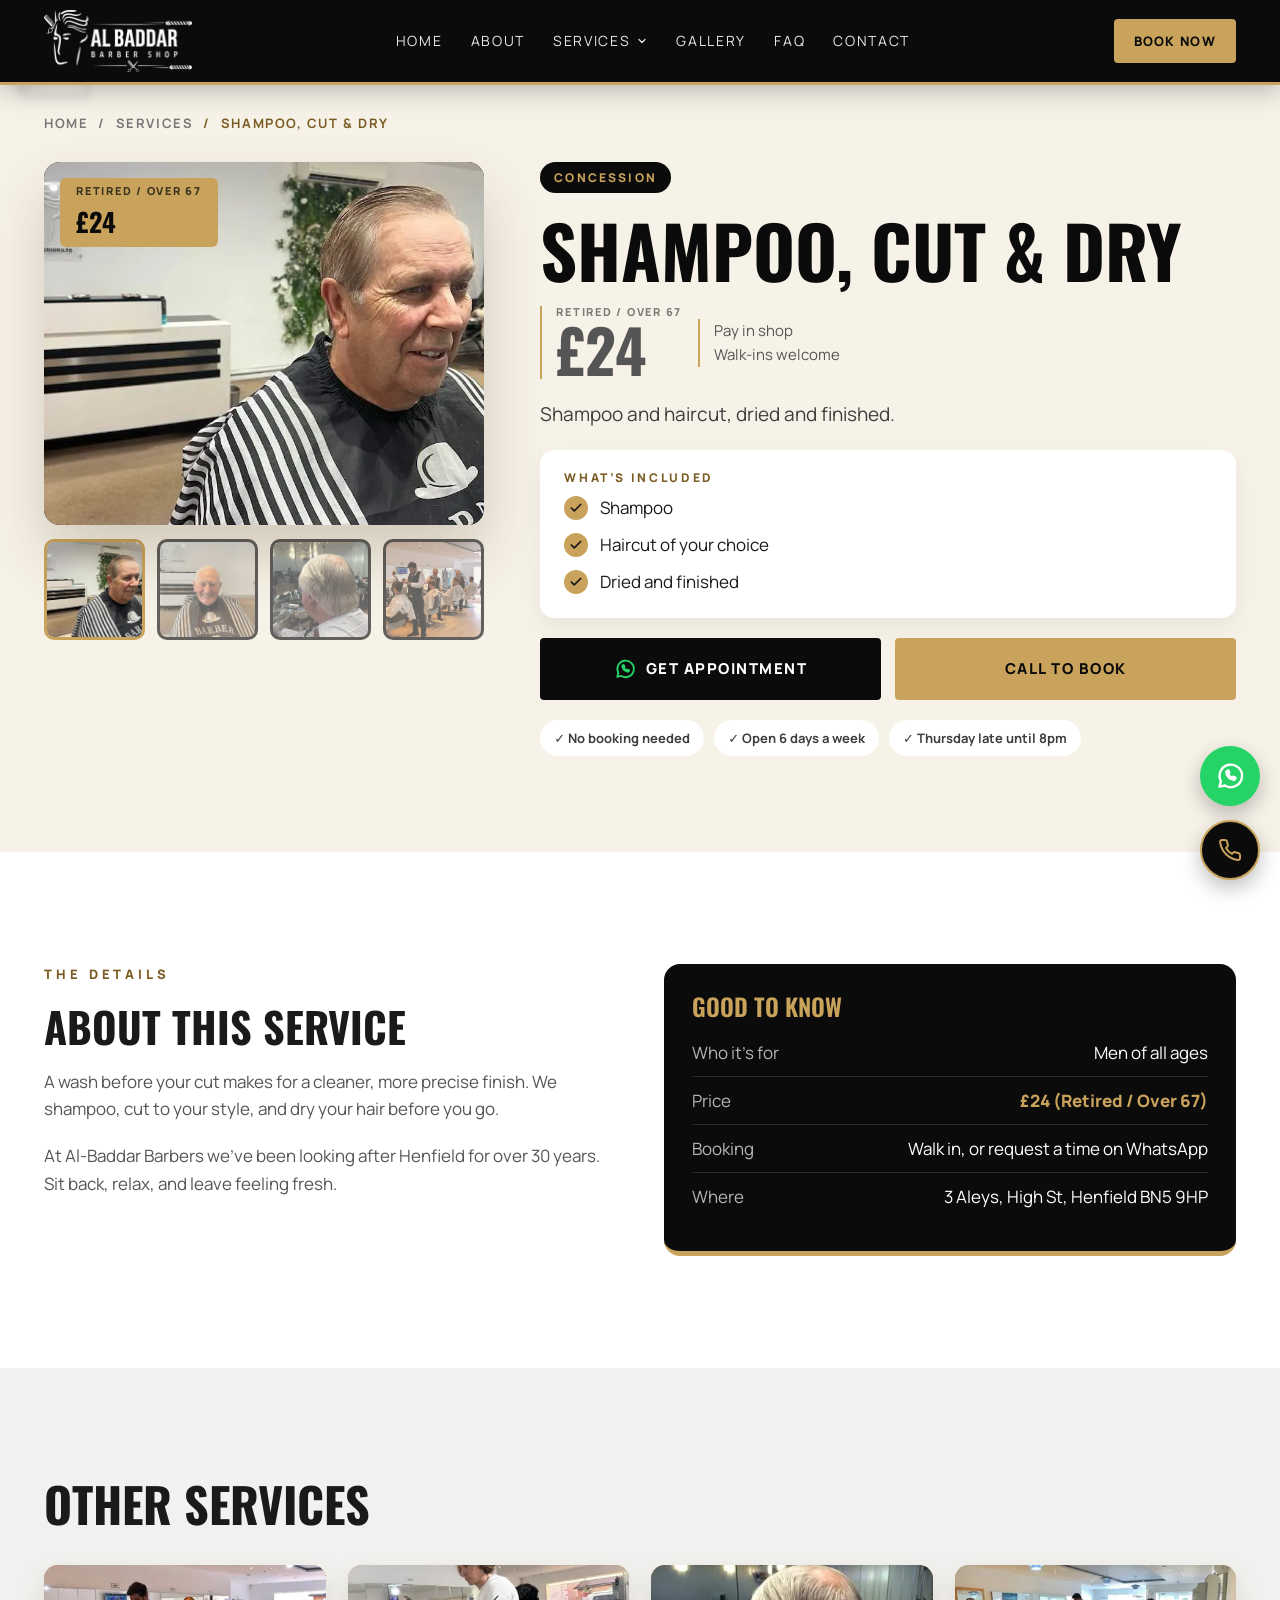
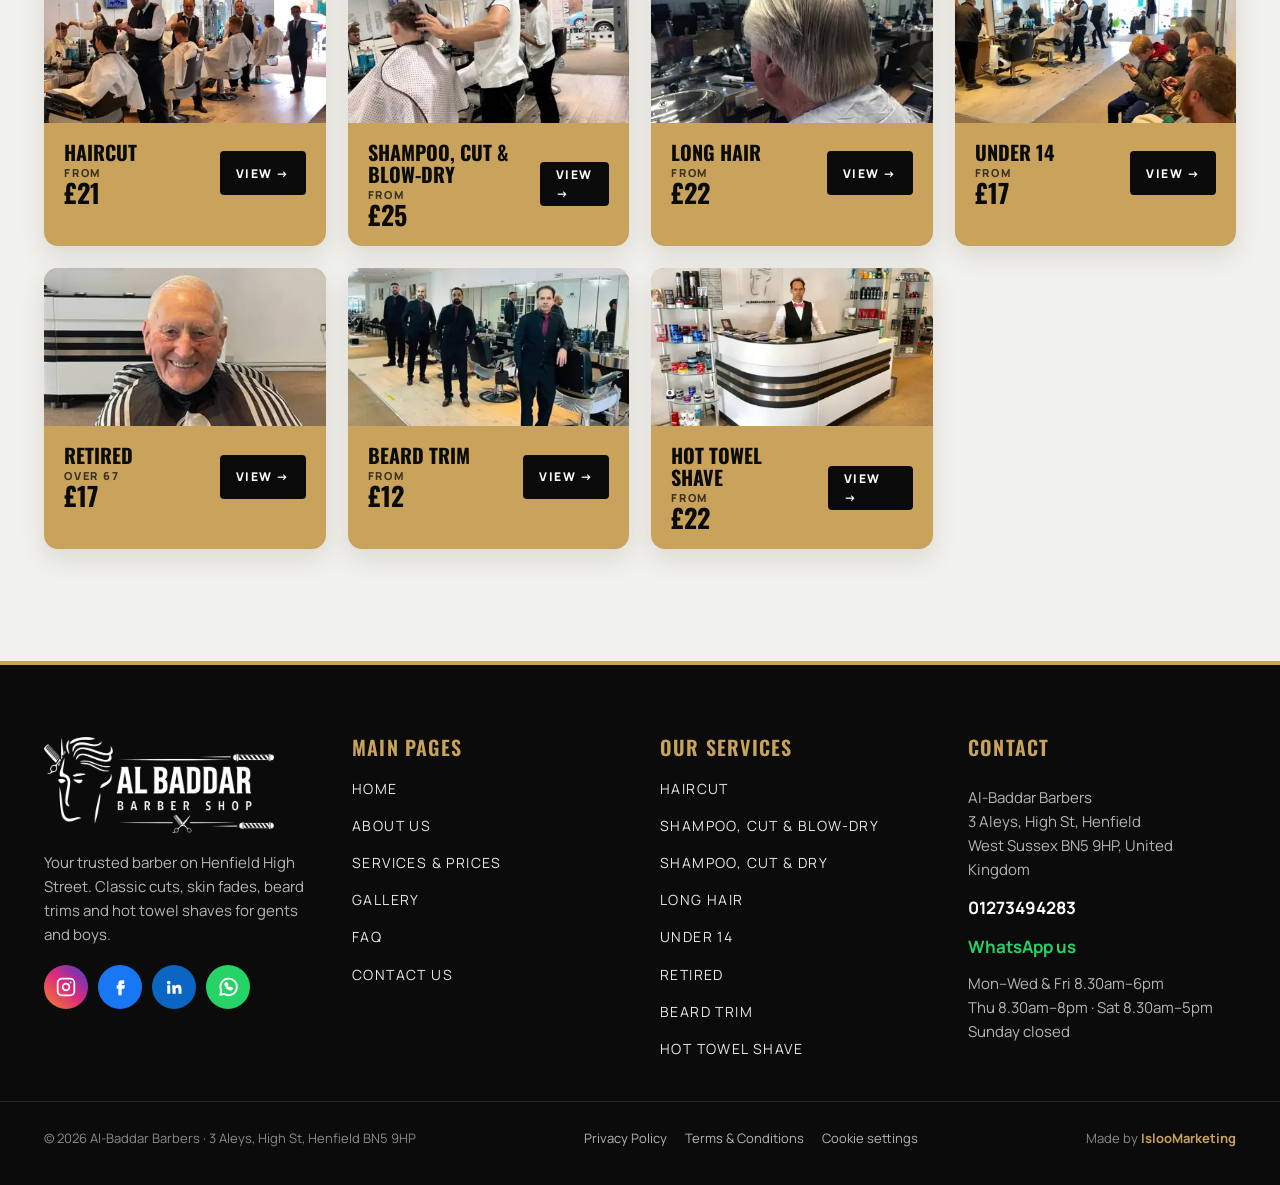
<file: services/shampoo-cut-dry.html>
<!doctype html>
<html lang="en-GB">
<head>
<meta charset="utf-8">
<meta name="viewport" content="width=device-width, initial-scale=1">
<title>Shampoo, Cut &amp; Dry in Henfield – £24 (Retired / Over 67) | Al-Baddar</title>
<meta name="description" content="Shampoo, Cut &amp; Dry £24 (retired, over 67) at Al-Baddar Barbers, Henfield High Street. Wash and cut, dried and finished. Walk-ins welcome — 01273494283.">
<link rel="canonical" href="https://www.albaddarbarbers.co.uk/services/shampoo-cut-dry.html">
<meta name="robots" content="index, follow, max-image-preview:large">
<meta name="theme-color" content="#0b0b0b">
<meta name="geo.region" content="GB-WSX">
<meta name="geo.placename" content="Henfield">
<meta property="og:type" content="website">
<meta property="og:site_name" content="Al-Baddar Barbers">
<meta property="og:locale" content="en_GB">
<meta property="og:title" content="Shampoo, Cut &amp; Dry in Henfield – £24 (Retired / Over 67) | Al-Baddar">
<meta property="og:description" content="Shampoo, Cut &amp; Dry £24 (retired, over 67) at Al-Baddar Barbers, Henfield High Street. Wash and cut, dried and finished. Walk-ins welcome — 01273494283.">
<meta property="og:url" content="https://www.albaddarbarbers.co.uk/services/shampoo-cut-dry.html">
<meta property="og:image" content="https://www.albaddarbarbers.co.uk/assets/img/og-image.jpg">
<meta property="og:image:width" content="1200">
<meta property="og:image:height" content="630">
<meta property="og:image:alt" content="Al-Baddar Barber Shop, Henfield">
<meta name="twitter:card" content="summary_large_image">
<meta name="twitter:title" content="Shampoo, Cut &amp; Dry in Henfield – £24 (Retired / Over 67) | Al-Baddar">
<meta name="twitter:description" content="Shampoo, Cut &amp; Dry £24 (retired, over 67) at Al-Baddar Barbers, Henfield High Street. Wash and cut, dried and finished. Walk-ins welcome — 01273494283.">
<meta name="twitter:image" content="https://www.albaddarbarbers.co.uk/assets/img/og-image.jpg">
<link rel="icon" href="../favicon.ico" sizes="any">
<link rel="icon" type="image/png" sizes="32x32" href="../assets/img/favicon-32.png">
<link rel="apple-touch-icon" href="../assets/img/apple-touch-icon.png">
<link rel="manifest" href="../site.webmanifest">
<link rel="preconnect" href="https://fonts.googleapis.com">
<link rel="preconnect" href="https://fonts.gstatic.com" crossorigin>
<link rel="preload" as="style" href="https://fonts.googleapis.com/css2?family=Oswald:wght@500;600;700&amp;family=Manrope:wght@400;600;700;800&amp;display=swap" onload="this.onload=null;this.rel='stylesheet'">
<noscript><link rel="stylesheet" href="https://fonts.googleapis.com/css2?family=Oswald:wght@500;600;700&amp;family=Manrope:wght@400;600;700;800&amp;display=swap"></noscript>
<link rel="stylesheet" href="../assets/css/style.min.css">

<script type="application/ld+json">{
 "@context": "https://schema.org",
 "@graph": [
  {
   "@type": "Service",
   "@id": "https://www.albaddarbarbers.co.uk/services/shampoo-cut-dry.html#service",
   "name": "Shampoo, Cut & Dry",
   "serviceType": "Barber service",
   "description": "Shampoo and haircut, dried and finished. A wash before your cut makes for a cleaner, more precise finish. We shampoo, cut to your style, and dry your hair before you go.",
   "url": "https://www.albaddarbarbers.co.uk/services/shampoo-cut-dry.html",
   "image": "https://www.albaddarbarbers.co.uk/assets/img/customer-slicked-back.webp",
   "provider": {
    "@id": "https://www.albaddarbarbers.co.uk/#business"
   },
   "areaServed": {
    "@type": "Place",
    "name": "Henfield, West Sussex"
   },
   "offers": {
    "@type": "Offer",
    "price": "24.00",
    "priceCurrency": "GBP",
    "availability": "https://schema.org/InStock",
    "url": "https://www.albaddarbarbers.co.uk/services/shampoo-cut-dry.html",
    "seller": {
     "@id": "https://www.albaddarbarbers.co.uk/#business"
    }
   }
  },
  {
   "@type": "BreadcrumbList",
   "itemListElement": [
    {
     "@type": "ListItem",
     "position": 1,
     "name": "Home",
     "item": "https://www.albaddarbarbers.co.uk/"
    },
    {
     "@type": "ListItem",
     "position": 2,
     "name": "Services",
     "item": "https://www.albaddarbarbers.co.uk/#services"
    },
    {
     "@type": "ListItem",
     "position": 3,
     "name": "Shampoo, Cut & Dry",
     "item": "https://www.albaddarbarbers.co.uk/services/shampoo-cut-dry.html"
    }
   ]
  },
  {
   "@type": [
    "HairSalon",
    "LocalBusiness"
   ],
   "@id": "https://www.albaddarbarbers.co.uk/#business",
   "name": "Al-Baddar Barbers",
   "alternateName": [
    "Al-Baddar Barber Shop",
    "Al-Baddar Barbers"
   ],
   "description": "Trusted local barbershop on Henfield High Street, serving the community for over 30 years. Haircuts, skin fades, beard trims and hot towel shaves for men and boys of all ages. Walk-ins welcome.",
   "url": "https://www.albaddarbarbers.co.uk/",
   "telephone": "+441273494283",
   "priceRange": "£12–£25",
   "currenciesAccepted": "GBP",
   "foundingDate": "1997",
   "image": [
    "https://www.albaddarbarbers.co.uk/assets/img/shopfront-henfield-high-street.webp",
    "https://www.albaddarbarbers.co.uk/assets/img/barbers-cutting-hair.webp",
    "https://www.albaddarbarbers.co.uk/assets/img/og-image.jpg"
   ],
   "logo": "https://www.albaddarbarbers.co.uk/assets/img/logo-al-baddar.png",
   "address": {
    "@type": "PostalAddress",
    "streetAddress": "3 Aleys, High Street",
    "addressLocality": "Henfield",
    "addressRegion": "West Sussex",
    "postalCode": "BN5 9HP",
    "addressCountry": "GB"
   },
   "hasMap": "https://maps.app.goo.gl/eHV9sWdLyRKpXMxz9",
   "areaServed": [
    {
     "@type": "Place",
     "name": "Henfield"
    },
    {
     "@type": "Place",
     "name": "West Sussex"
    }
   ],
   "openingHoursSpecification": [
    {
     "@type": "OpeningHoursSpecification",
     "dayOfWeek": [
      "Monday",
      "Tuesday",
      "Wednesday",
      "Friday"
     ],
     "opens": "08:30",
     "closes": "18:00"
    },
    {
     "@type": "OpeningHoursSpecification",
     "dayOfWeek": "Thursday",
     "opens": "08:30",
     "closes": "20:00"
    },
    {
     "@type": "OpeningHoursSpecification",
     "dayOfWeek": "Saturday",
     "opens": "08:30",
     "closes": "17:00"
    }
   ],
   "sameAs": [
    "https://www.instagram.com/al_baddars/",
    "https://www.facebook.com/albaddarsbarberssussex/",
    "https://uk.linkedin.com/company/al-baddar"
   ],
   "hasOfferCatalog": {
    "@type": "OfferCatalog",
    "name": "Barber services",
    "itemListElement": [
     {
      "@type": "Offer",
      "price": "21.00",
      "priceCurrency": "GBP",
      "url": "https://www.albaddarbarbers.co.uk/services/haircut.html",
      "itemOffered": {
       "@type": "Service",
       "name": "Haircut",
       "description": "Our classic gents haircut — a traditional cut, skin fade or modern fade, finished with a professional style."
      }
     },
     {
      "@type": "Offer",
      "price": "25.00",
      "priceCurrency": "GBP",
      "url": "https://www.albaddarbarbers.co.uk/services/shampoo-cut-blow-dry.html",
      "itemOffered": {
       "@type": "Service",
       "name": "Shampoo, Cut & Blow-dry",
       "description": "A fresh shampoo, your haircut of choice, then blow-dried and styled."
      }
     },
     {
      "@type": "Offer",
      "price": "24.00",
      "priceCurrency": "GBP",
      "url": "https://www.albaddarbarbers.co.uk/services/shampoo-cut-dry.html",
      "itemOffered": {
       "@type": "Service",
       "name": "Shampoo, Cut & Dry",
       "description": "Shampoo and haircut, dried and finished."
      }
     },
     {
      "@type": "Offer",
      "price": "22.00",
      "priceCurrency": "GBP",
      "url": "https://www.albaddarbarbers.co.uk/services/long-hair.html",
      "itemOffered": {
       "@type": "Service",
       "name": "Long Hair",
       "description": "Shaping and trimming for longer styles."
      }
     },
     {
      "@type": "Offer",
      "price": "17.00",
      "priceCurrency": "GBP",
      "url": "https://www.albaddarbarbers.co.uk/services/under-14.html",
      "itemOffered": {
       "@type": "Service",
       "name": "Under 14",
       "description": "Haircuts for boys under 14 — patient, friendly service."
      }
     },
     {
      "@type": "Offer",
      "price": "17.00",
      "priceCurrency": "GBP",
      "url": "https://www.albaddarbarbers.co.uk/services/retired.html",
      "itemOffered": {
       "@type": "Service",
       "name": "Retired",
       "description": "The same quality haircut at a reduced price for retired customers."
      }
     },
     {
      "@type": "Offer",
      "price": "12.00",
      "priceCurrency": "GBP",
      "url": "https://www.albaddarbarbers.co.uk/services/beard-trim.html",
      "itemOffered": {
       "@type": "Service",
       "name": "Beard Trim",
       "description": "Your beard shaped, lined up and tidied to suit your face."
      }
     },
     {
      "@type": "Offer",
      "price": "22.00",
      "priceCurrency": "GBP",
      "url": "https://www.albaddarbarbers.co.uk/services/hot-towel-shave.html",
      "itemOffered": {
       "@type": "Service",
       "name": "Hot Towel Shave",
       "description": "The traditional barber shave, with hot towels."
      }
     }
    ]
   }
  }
 ]
}</script>
</head>
<body>
<a class="skip" href="#main">Skip to content</a>
<div class="fly-layer" aria-hidden="true"><div class="fly"><svg width="80" height="80" viewBox="0 0 24 24" fill="none" stroke="currentColor" stroke-width="1.3" stroke-linecap="round" stroke-linejoin="round" aria-hidden="true"><path d="M6 3a3 3 0 1 0 0 6 3 3 0 0 0 0-6zM6 15a3 3 0 1 0 0 6 3 3 0 0 0 0-6zM20 4L8.1 15.9M14.5 14.5L20 20M8.1 8.1L12 12"/></svg></div><div class="fly"><svg width="96" height="96" viewBox="0 0 24 24" fill="none" stroke="currentColor" stroke-width="1.3" stroke-linecap="round" stroke-linejoin="round" aria-hidden="true"><path d="M3 6h18v4H3zM5 10v8M8 10v8M11 10v8M14 10v8M17 10v8M20 10v6"/></svg></div><div class="fly"><svg width="72" height="72" viewBox="0 0 24 24" fill="none" stroke="currentColor" stroke-width="1.3" stroke-linecap="round" stroke-linejoin="round" aria-hidden="true"><path d="M8 2h8a3 3 0 0 1 3 3v5a3 3 0 0 1-3 3H8a3 3 0 0 1-3-3V5a3 3 0 0 1 3-3zM10 13h4v9h-4zM9 6h.01M12 6h.01M15 6h.01M9 9h.01M12 9h.01M15 9h.01"/></svg></div><div class="fly"><svg width="110" height="110" viewBox="0 0 24 24" fill="none" stroke="currentColor" stroke-width="1.3" stroke-linecap="round" stroke-linejoin="round" aria-hidden="true"><path d="M8 3h8l1 4 4 2-2 12H5L3 9l4-2zM9 3c0 2 1.3 3 3 3s3-1 3-3"/></svg></div><div class="fly"><svg width="70" height="70" viewBox="0 0 24 24" fill="none" stroke="currentColor" stroke-width="1.3" stroke-linecap="round" stroke-linejoin="round" aria-hidden="true"><path d="M7 2h10v4H7zM6 6h12l-1 14a2 2 0 0 1-2 2H9a2 2 0 0 1-2-2zM9 2v4M12 2v4M15 2v4M10 12h4"/></svg></div><div class="fly"><svg width="64" height="64" viewBox="0 0 24 24" fill="none" stroke="currentColor" stroke-width="1.3" stroke-linecap="round" stroke-linejoin="round" aria-hidden="true"><path d="M10 2h4v3h-4zM9 5h6l-.5 15a1.5 1.5 0 0 1-1.5 1.5h-2A1.5 1.5 0 0 1 9.5 20zM12 9v3"/></svg></div><div class="fly"><svg width="100" height="100" viewBox="0 0 24 24" fill="none" stroke="currentColor" stroke-width="1.3" stroke-linecap="round" stroke-linejoin="round" aria-hidden="true"><path d="M6 3a3 3 0 1 0 0 6 3 3 0 0 0 0-6zM6 15a3 3 0 1 0 0 6 3 3 0 0 0 0-6zM20 4L8.1 15.9M14.5 14.5L20 20M8.1 8.1L12 12"/></svg></div><div class="fly"><svg width="76" height="76" viewBox="0 0 24 24" fill="none" stroke="currentColor" stroke-width="1.3" stroke-linecap="round" stroke-linejoin="round" aria-hidden="true"><path d="M3 6h18v4H3zM5 10v8M8 10v8M11 10v8M14 10v8M17 10v8M20 10v6"/></svg></div></div>
<div class="fabs">
<a href="https://wa.me/441273494283?text=Hi%20Al-Baddar%20Barbers%2C%20I%20would%20like%20to%20book%20an%20appointment." class="fab wa" aria-label="Chat on WhatsApp" target="_blank" rel="noopener"><svg width="30" height="30" viewBox="0 0 24 24" fill="none" stroke="currentColor" stroke-width="1.9" stroke-linecap="round" stroke-linejoin="round" aria-hidden="true"><path d="M3.5 20.5l1.3-4.2A9 9 0 1 1 8 19.6zM9 8.5c0 3.5 3 6.5 6.5 6.5l1-1.5-2-1-1 .8c-1.2-.5-2.3-1.6-2.8-2.8l.8-1-1-2z"/></svg></a>
<a href="tel:+441273494283" class="fab call" aria-label="Call Al-Baddar Barbers"><svg width="24" height="24" viewBox="0 0 24 24" fill="none" stroke="currentColor" stroke-width="2" stroke-linecap="round" stroke-linejoin="round" aria-hidden="true"><path d="M22 16.9v3a2 2 0 0 1-2.2 2 19.8 19.8 0 0 1-8.6-3.1 19.5 19.5 0 0 1-6-6A19.8 19.8 0 0 1 2.1 4.2 2 2 0 0 1 4.1 2h3a2 2 0 0 1 2 1.7c.1 1 .4 1.9.7 2.8a2 2 0 0 1-.5 2.1L8 9.9a16 16 0 0 0 6 6l1.3-1.3a2 2 0 0 1 2.1-.4c.9.3 1.8.6 2.8.7a2 2 0 0 1 1.7 2z"/></svg></a>
</div>
<header class="header"><div class="container">
<a class="brand" href="../index.html#top" aria-label="Al-Baddar Barbers home"><img src="../assets/img/logo-al-baddar.webp" alt="Al-Baddar Barber Shop" width="600" height="251"></a>
<nav class="nav" aria-label="Main">
<a href="../index.html#top">Home</a><a href="../about.html">About</a>
<div class="dd"><a href="../index.html#services">Services <svg width="12" height="12" viewBox="0 0 24 24" fill="none" stroke="currentColor" stroke-width="2.5" stroke-linecap="round" stroke-linejoin="round" aria-hidden="true"><path d="M6 9l6 6 6-6"/></svg></a><div class="dd-menu"><a href="../services/haircut.html"><span>Haircut</span><b>From £21</b></a><a href="../services/shampoo-cut-blow-dry.html"><span>Shampoo, Cut &amp; Blow-dry</span><b>From £25</b></a><a href="../services/shampoo-cut-dry.html"><span>Shampoo, Cut &amp; Dry</span><b>£24 (Retired / Over 67)</b></a><a href="../services/long-hair.html"><span>Long Hair</span><b>From £22</b></a><a href="../services/under-14.html"><span>Under 14</span><b>From £17</b></a><a href="../services/retired.html"><span>Retired</span><b>£17 (Over 67)</b></a><a href="../services/beard-trim.html"><span>Beard Trim</span><b>From £12</b></a><a href="../services/hot-towel-shave.html"><span>Hot Towel Shave</span><b>From £22</b></a></div></div>
<a href="../index.html#gallery">Gallery</a><a href="../index.html#faq">FAQ</a><a href="../contact.html">Contact</a>
</nav>
<div class="header-cta">
<a class="btn btn-gold btn-sm hide-xs" href="https://wa.me/441273494283?text=Hi%20Al-Baddar%20Barbers%2C%20I%20would%20like%20to%20book%20an%20appointment." target="_blank" rel="noopener">Book Now</a>
<details class="burger"><summary aria-label="Open menu"><svg width="20" height="20" viewBox="0 0 24 24" fill="none" stroke="currentColor" stroke-width="2" stroke-linecap="round" stroke-linejoin="round" aria-hidden="true"><path d="M3 6h18M3 12h18M3 18h18"/></svg></summary>
<nav class="mnav" aria-label="Mobile"><a href="../index.html#top">Home</a><a href="../about.html">About</a><a href="../index.html#services">Services &amp; Prices</a><a class="sub" href="../services/haircut.html">— Haircut · from £21</a><a class="sub" href="../services/shampoo-cut-blow-dry.html">— Shampoo, Cut &amp; Blow-dry · from £25</a><a class="sub" href="../services/shampoo-cut-dry.html">— Shampoo, Cut &amp; Dry · £24 (Retired / Over 67)</a><a class="sub" href="../services/long-hair.html">— Long Hair · from £22</a><a class="sub" href="../services/under-14.html">— Under 14 · from £17</a><a class="sub" href="../services/retired.html">— Retired · £17 (Over 67)</a><a class="sub" href="../services/beard-trim.html">— Beard Trim · from £12</a><a class="sub" href="../services/hot-towel-shave.html">— Hot Towel Shave · from £22</a><a href="../index.html#gallery">Gallery</a><a href="../index.html#faq">FAQ</a><a href="../contact.html">Contact</a></nav>
</details>
</div>
</div></header>
<main id="main">

<section class="bg-cream"><div class="container">
<nav class="crumbs" aria-label="Breadcrumb"><ol><li><a href="../index.html">Home</a></li><li><a href="../index.html#services">Services</a></li><li aria-current="page">Shampoo, Cut &amp; Dry</li></ol></nav>
<div class="product">
<div class="gallery">
<div class="main-img"><img src="../assets/img/customer-slicked-back.webp" srcset="../assets/img/customer-slicked-back-400.webp 400w, ../assets/img/customer-slicked-back.webp 720w" sizes="(max-width: 900px) 100vw, 600px" alt="Customer with a fresh slicked-back cut at Al-Baddar Barbers" width="720" height="960" fetchpriority="high" data-main-img><span class="price-tag"><small>Retired / Over 67</small> £24</span></div>
<div class="pthumbs"><button type="button" class="on" data-src="../assets/img/customer-slicked-back.webp" data-srcset="../assets/img/customer-slicked-back-400.webp 400w, ../assets/img/customer-slicked-back.webp 720w" aria-label="Show photo 1"><img src="../assets/img/customer-slicked-back-400.webp" alt="" loading="lazy" decoding="async" width="150" height="150"></button><button type="button" class="" data-src="../assets/img/customer-happy-regular.webp" data-srcset="../assets/img/customer-happy-regular-400.webp 400w, ../assets/img/customer-happy-regular.webp 546w" aria-label="Show photo 2"><img src="../assets/img/customer-happy-regular-400.webp" alt="" loading="lazy" decoding="async" width="150" height="150"></button><button type="button" class="" data-src="../assets/img/customer-long-hair-trim.webp" data-srcset="../assets/img/customer-long-hair-trim-400.webp 400w, ../assets/img/customer-long-hair-trim-800.webp 800w, ../assets/img/customer-long-hair-trim.webp 960w" aria-label="Show photo 3"><img src="../assets/img/customer-long-hair-trim-400.webp" alt="" loading="lazy" decoding="async" width="150" height="150"></button><button type="button" class="" data-src="../assets/img/barbers-cutting-hair.webp" data-srcset="../assets/img/barbers-cutting-hair-400.webp 400w, ../assets/img/barbers-cutting-hair-800.webp 800w, ../assets/img/barbers-cutting-hair.webp 1400w" aria-label="Show photo 4"><img src="../assets/img/barbers-cutting-hair-400.webp" alt="" loading="lazy" decoding="async" width="150" height="150"></button></div>
</div>
<div class="pinfo">
<span class="tag">Concession</span>
<h1>Shampoo, Cut &amp; Dry</h1>
<div class="pprice"><span class="price"><small>Retired / Over 67</small> £24</span><span>Pay in shop<br>Walk-ins welcome</span></div>
<p style="font-size:19px;color:#3d3d3d">Shampoo and haircut, dried and finished.</p>
<div class="includes"><h2>What’s included</h2><ul><li><span class="tick"><svg width="14" height="14" viewBox="0 0 24 24" fill="none" stroke="currentColor" stroke-width="3" stroke-linecap="round" stroke-linejoin="round" aria-hidden="true"><path d="M20 6L9 17l-5-5"/></svg></span>Shampoo</li><li><span class="tick"><svg width="14" height="14" viewBox="0 0 24 24" fill="none" stroke="currentColor" stroke-width="3" stroke-linecap="round" stroke-linejoin="round" aria-hidden="true"><path d="M20 6L9 17l-5-5"/></svg></span>Haircut of your choice</li><li><span class="tick"><svg width="14" height="14" viewBox="0 0 24 24" fill="none" stroke="currentColor" stroke-width="3" stroke-linecap="round" stroke-linejoin="round" aria-hidden="true"><path d="M20 6L9 17l-5-5"/></svg></span>Dried and finished</li></ul></div>
<div class="btn-row"><a class="btn btn-dark btn-block" href="https://wa.me/441273494283?text=Hi%20Al-Baddar%20Barbers%2C%20I%20would%20like%20to%20book%20an%20appointment%20for%3A%20Shampoo%2C%20Cut%20%26%20Dry%20%28%C2%A324%29." target="_blank" rel="noopener"><span style="color:var(--wa);display:flex"><svg width="22" height="22" viewBox="0 0 24 24" fill="none" stroke="currentColor" stroke-width="2" stroke-linecap="round" stroke-linejoin="round" aria-hidden="true"><path d="M3.5 20.5l1.3-4.2A9 9 0 1 1 8 19.6zM9 8.5c0 3.5 3 6.5 6.5 6.5l1-1.5-2-1-1 .8c-1.2-.5-2.3-1.6-2.8-2.8l.8-1-1-2z"/></svg></span>Get Appointment</a><a class="btn btn-gold btn-block" href="tel:+441273494283">Call to Book</a></div>
<div class="chips"><span>✓ No booking needed</span><span>✓ Open 6 days a week</span><span>✓ Thursday late until 8pm</span></div>
</div>
</div>
</div></section>

<section class="section bg-white"><div class="container details">
<div class="stack rv"><p class="eyebrow" style="margin:0">The Details</p><h2 class="h2" style="font-size:42px">About this service</h2>
<p class="muted">A wash before your cut makes for a cleaner, more precise finish. We shampoo, cut to your style, and dry your hair before you go.</p>
<p class="muted">At Al-Baddar Barbers we’ve been looking after Henfield for over 30 years. Sit back, relax, and leave feeling fresh.</p></div>
<div class="know rv"><h2>Good to know</h2><dl>
<div><dt>Who it’s for</dt><dd>Men of all ages</dd></div>
<div><dt>Price</dt><dd style="color:var(--gold);font-weight:800">£24 (Retired / Over 67)</dd></div>
<div><dt>Booking</dt><dd>Walk in, or request a time on WhatsApp</dd></div>
<div><dt>Where</dt><dd>3 Aleys, High St, Henfield BN5 9HP</dd></div></dl></div>
</div></section>

<section class="section bg-grey"><div class="container">
<h2 class="h2 rv" style="font-size:clamp(34px,4vw,48px)">Other Services</h2>
<div class="cards" style="margin-top:36px"><a class="card mini rv" href="haircut.html"><img src="../assets/img/barbers-cutting-hair.webp" srcset="../assets/img/barbers-cutting-hair-400.webp 400w, ../assets/img/barbers-cutting-hair-800.webp 800w, ../assets/img/barbers-cutting-hair.webp 1400w" sizes="300px" alt="" width="1400" height="1050" loading="lazy" decoding="async"><div class="foot"><div><h3>Haircut</h3><div class="price"><small>From</small> £21</div></div><span class="cbtn">View →</span></div></a><a class="card mini rv" href="shampoo-cut-blow-dry.html"><img src="../assets/img/barber-blow-dry.webp" srcset="../assets/img/barber-blow-dry-400.webp 400w, ../assets/img/barber-blow-dry-800.webp 800w, ../assets/img/barber-blow-dry.webp 1050w" sizes="300px" alt="" width="1050" height="1400" loading="lazy" decoding="async"><div class="foot"><div><h3>Shampoo, Cut &amp; Blow-dry</h3><div class="price"><small>From</small> £25</div></div><span class="cbtn">View →</span></div></a><a class="card mini rv" href="long-hair.html"><img src="../assets/img/customer-long-hair-trim.webp" srcset="../assets/img/customer-long-hair-trim-400.webp 400w, ../assets/img/customer-long-hair-trim-800.webp 800w, ../assets/img/customer-long-hair-trim.webp 960w" sizes="300px" alt="" width="960" height="720" loading="lazy" decoding="async"><div class="foot"><div><h3>Long Hair</h3><div class="price"><small>From</small> £22</div></div><span class="cbtn">View →</span></div></a><a class="card mini rv" href="under-14.html"><img src="../assets/img/shop-busy-afternoon.webp" srcset="../assets/img/shop-busy-afternoon-400.webp 400w, ../assets/img/shop-busy-afternoon-800.webp 800w, ../assets/img/shop-busy-afternoon.webp 1400w" sizes="300px" alt="" width="1400" height="1050" loading="lazy" decoding="async"><div class="foot"><div><h3>Under 14</h3><div class="price"><small>From</small> £17</div></div><span class="cbtn">View →</span></div></a><a class="card mini rv" href="retired.html"><img src="../assets/img/customer-happy-regular.webp" srcset="../assets/img/customer-happy-regular-400.webp 400w, ../assets/img/customer-happy-regular.webp 546w" sizes="300px" alt="" width="546" height="960" loading="lazy" decoding="async"><div class="foot"><div><h3>Retired</h3><div class="price"><small>Over 67</small> £17</div></div><span class="cbtn">View →</span></div></a><a class="card mini rv" href="beard-trim.html"><img src="../assets/img/barber-team.webp" srcset="../assets/img/barber-team-400.webp 400w, ../assets/img/barber-team-800.webp 800w, ../assets/img/barber-team.webp 1097w" sizes="300px" alt="" width="1097" height="1400" loading="lazy" decoding="async"><div class="foot"><div><h3>Beard Trim</h3><div class="price"><small>From</small> £12</div></div><span class="cbtn">View →</span></div></a><a class="card mini rv" href="hot-towel-shave.html"><img src="../assets/img/owner-reception.webp" srcset="../assets/img/owner-reception-400.webp 400w, ../assets/img/owner-reception-800.webp 800w, ../assets/img/owner-reception.webp 1400w" sizes="300px" alt="" width="1400" height="1050" loading="lazy" decoding="async"><div class="foot"><div><h3>Hot Towel Shave</h3><div class="price"><small>From</small> £22</div></div><span class="cbtn">View →</span></div></a></div>
</div></section>
</main>
<footer class="footer"><div class="container cols">
<div><img class="logo" src="../assets/img/logo-al-baddar.webp" alt="Al-Baddar Barber Shop" width="600" height="251" loading="lazy">
<p style="margin-top:18px">Your trusted barber on Henfield High Street. Classic cuts, skin fades, beard trims and hot towel shaves for gents and boys.</p>
<div class="socials"><a href="https://www.instagram.com/al_baddars/" class="soc ig" aria-label="Instagram" target="_blank" rel="noopener"><svg width="20" height="20" viewBox="0 0 24 24" fill="none" stroke="currentColor" stroke-width="2.1" stroke-linecap="round" stroke-linejoin="round" aria-hidden="true"><path d="M7 2h10a5 5 0 0 1 5 5v10a5 5 0 0 1-5 5H7a5 5 0 0 1-5-5V7a5 5 0 0 1 5-5zM16 11.4A4 4 0 1 1 12.6 8 4 4 0 0 1 16 11.4zM17.5 6.5h.01"/></svg></a><a href="https://www.facebook.com/albaddarsbarberssussex/" class="soc fb" aria-label="Facebook" target="_blank" rel="noopener"><svg width="20" height="20" viewBox="0 0 24 24" fill="currentColor" stroke="none" stroke-width="2.1" stroke-linecap="round" stroke-linejoin="round" aria-hidden="true"><path d="M14 8h3V4h-3a4 4 0 0 0-4 4v2H8v4h2v8h4v-8h3l1-4h-4V8.5a.5.5 0 0 1 .5-.5z"/></svg></a><a href="https://uk.linkedin.com/company/al-baddar" class="soc li" aria-label="LinkedIn" target="_blank" rel="noopener"><svg width="18" height="18" viewBox="0 0 24 24" fill="currentColor" stroke="none" stroke-width="2.1" stroke-linecap="round" stroke-linejoin="round" aria-hidden="true"><path d="M4.98 3.5a2.5 2.5 0 1 1 0 5 2.5 2.5 0 0 1 0-5zM3 9.5h4V21H3zM9.5 9.5h3.8v1.6h.1c.5-1 1.8-2 3.8-2 4 0 4.8 2.6 4.8 6V21h-4v-5.2c0-1.3 0-2.9-1.8-2.9s-2 1.4-2 2.8V21h-4z"/></svg></a><a href="https://wa.me/441273494283?text=Hi%20Al-Baddar%20Barbers%2C%20I%20would%20like%20to%20book%20an%20appointment." class="soc wa" aria-label="WhatsApp" target="_blank" rel="noopener"><svg width="22" height="22" viewBox="0 0 24 24" fill="none" stroke="currentColor" stroke-width="2" stroke-linecap="round" stroke-linejoin="round" aria-hidden="true"><path d="M3.5 20.5l1.3-4.2A9 9 0 1 1 8 19.6zM9 8.5c0 3.5 3 6.5 6.5 6.5l1-1.5-2-1-1 .8c-1.2-.5-2.3-1.6-2.8-2.8l.8-1-1-2z"/></svg></a></div></div>
<nav aria-labelledby="f-pages"><h2 id="f-pages">Main Pages</h2><ul><li><a href="../index.html#top">Home</a></li><li><a href="../about.html">About Us</a></li><li><a href="../index.html#services">Services &amp; Prices</a></li><li><a href="../index.html#gallery">Gallery</a></li><li><a href="../index.html#faq">FAQ</a></li><li><a href="../contact.html">Contact Us</a></li></ul></nav>
<nav aria-labelledby="f-svc"><h2 id="f-svc">Our Services</h2><ul><li><a href="../services/haircut.html">Haircut</a></li><li><a href="../services/shampoo-cut-blow-dry.html">Shampoo, Cut &amp; Blow-dry</a></li><li><a href="../services/shampoo-cut-dry.html">Shampoo, Cut &amp; Dry</a></li><li><a href="../services/long-hair.html">Long Hair</a></li><li><a href="../services/under-14.html">Under 14</a></li><li><a href="../services/retired.html">Retired</a></li><li><a href="../services/beard-trim.html">Beard Trim</a></li><li><a href="../services/hot-towel-shave.html">Hot Towel Shave</a></li></ul></nav>
<div class="contact"><h2>Contact</h2>
<address>Al-Baddar Barbers<br>3 Aleys, High St, Henfield<br>West Sussex BN5 9HP, United Kingdom</address>
<a href="tel:+441273494283" style="color:#fff">01273494283</a>
<a href="https://wa.me/441273494283?text=Hi%20Al-Baddar%20Barbers%2C%20I%20would%20like%20to%20book%20an%20appointment." style="color:var(--wa)" target="_blank" rel="noopener">WhatsApp us</a>
<p>Mon–Wed &amp; Fri 8.30am–6pm<br>Thu 8.30am–8pm · Sat 8.30am–5pm<br>Sunday closed</p></div>
</div>
<div class="legal"><div class="container"><span>© <span data-year>2026</span> Al-Baddar Barbers · 3 Aleys, High St, Henfield BN5 9HP</span><span class="legal-links"><a href="../privacy.html">Privacy Policy</a><a href="../terms.html">Terms &amp; Conditions</a><button type="button" data-cookie-settings>Cookie settings</button></span><span>Made by <strong style="color:var(--gold)">IslooMarketing</strong></span></div></div>
</footer>
<script src="../assets/js/main.min.js" defer></script>
<div class="cookie" id="cookie" role="dialog" aria-live="polite" aria-label="Cookie choices" hidden>
<p><strong>Cookies</strong> We use essential storage to remember your choice. With your OK we also load Google Maps, which sets its own cookies. <a href="../privacy.html#cookies">Privacy &amp; cookie policy</a></p>
<div class="cookie-btns"><button type="button" class="btn btn-gold btn-sm" data-cookie="all">Accept all</button><button type="button" class="btn btn-light btn-sm" data-cookie="essential">Essential only</button></div>
</div>
</body>
</html>
</file>
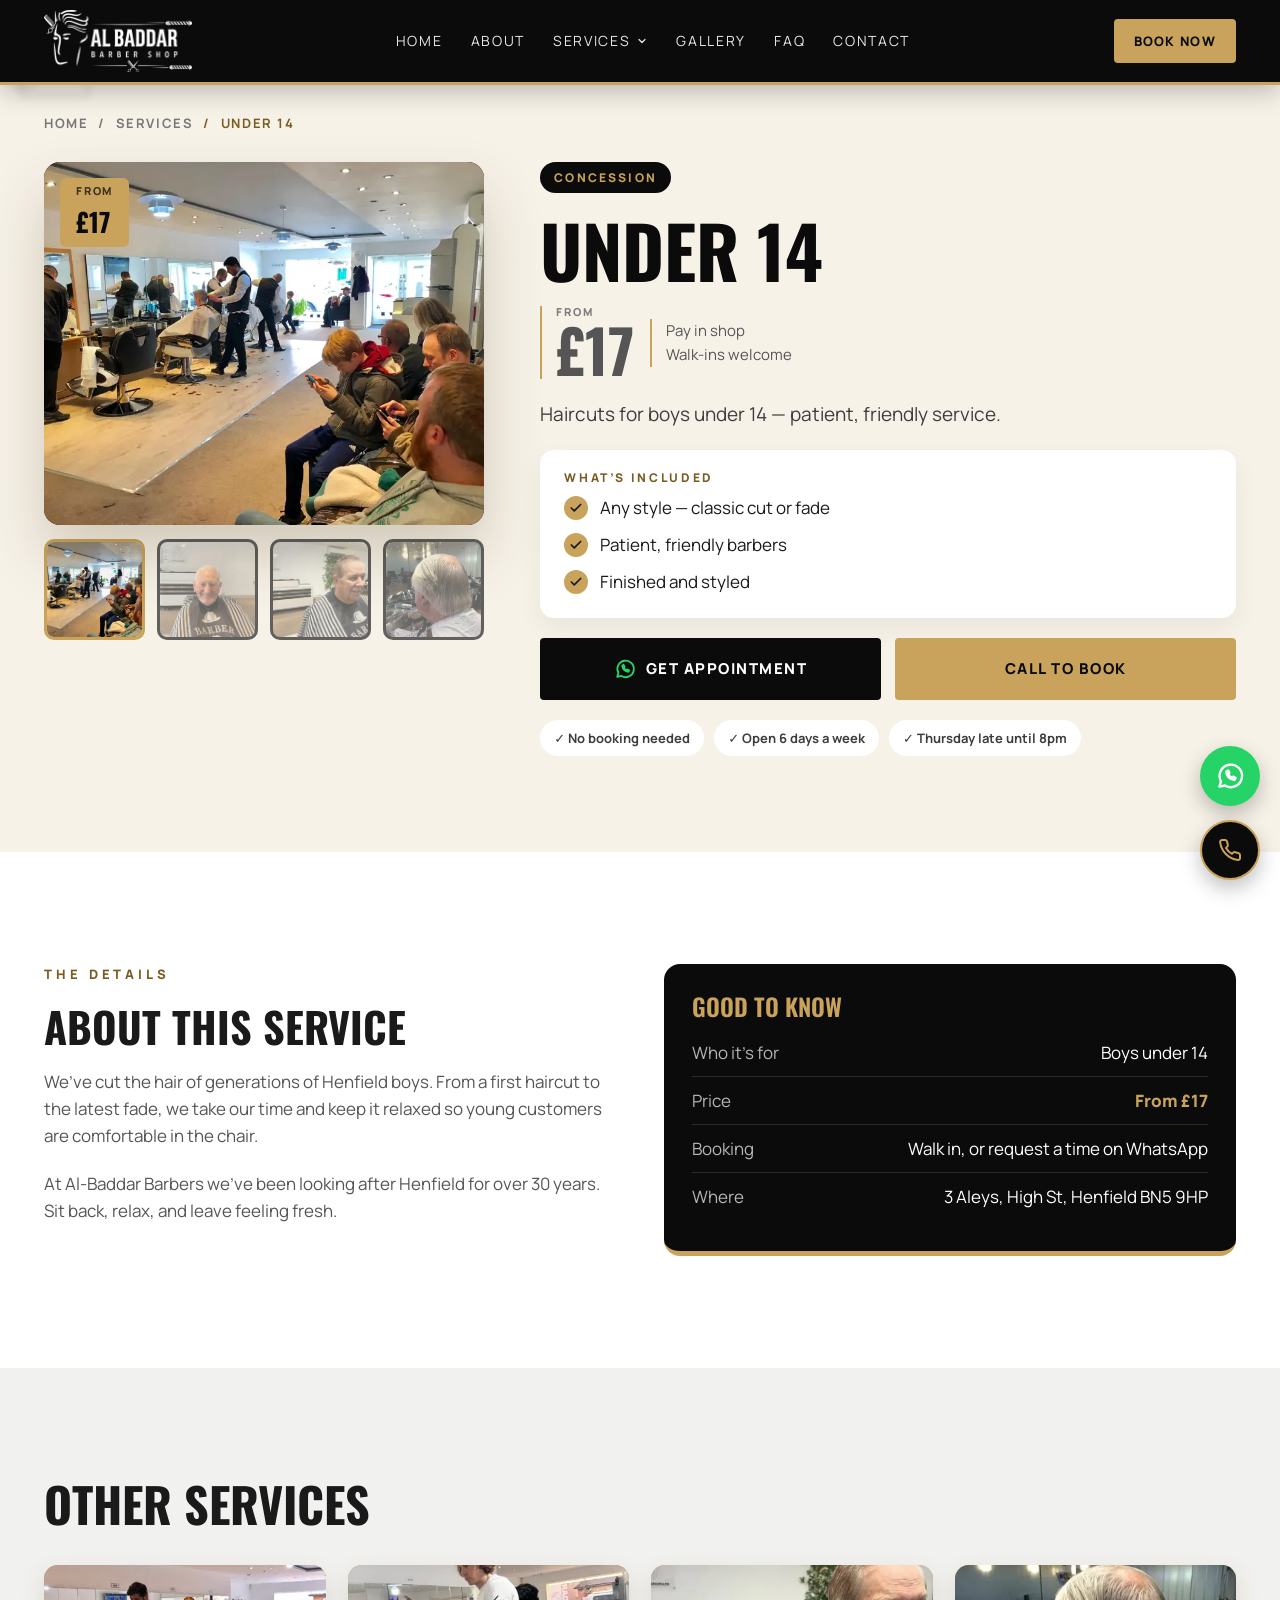
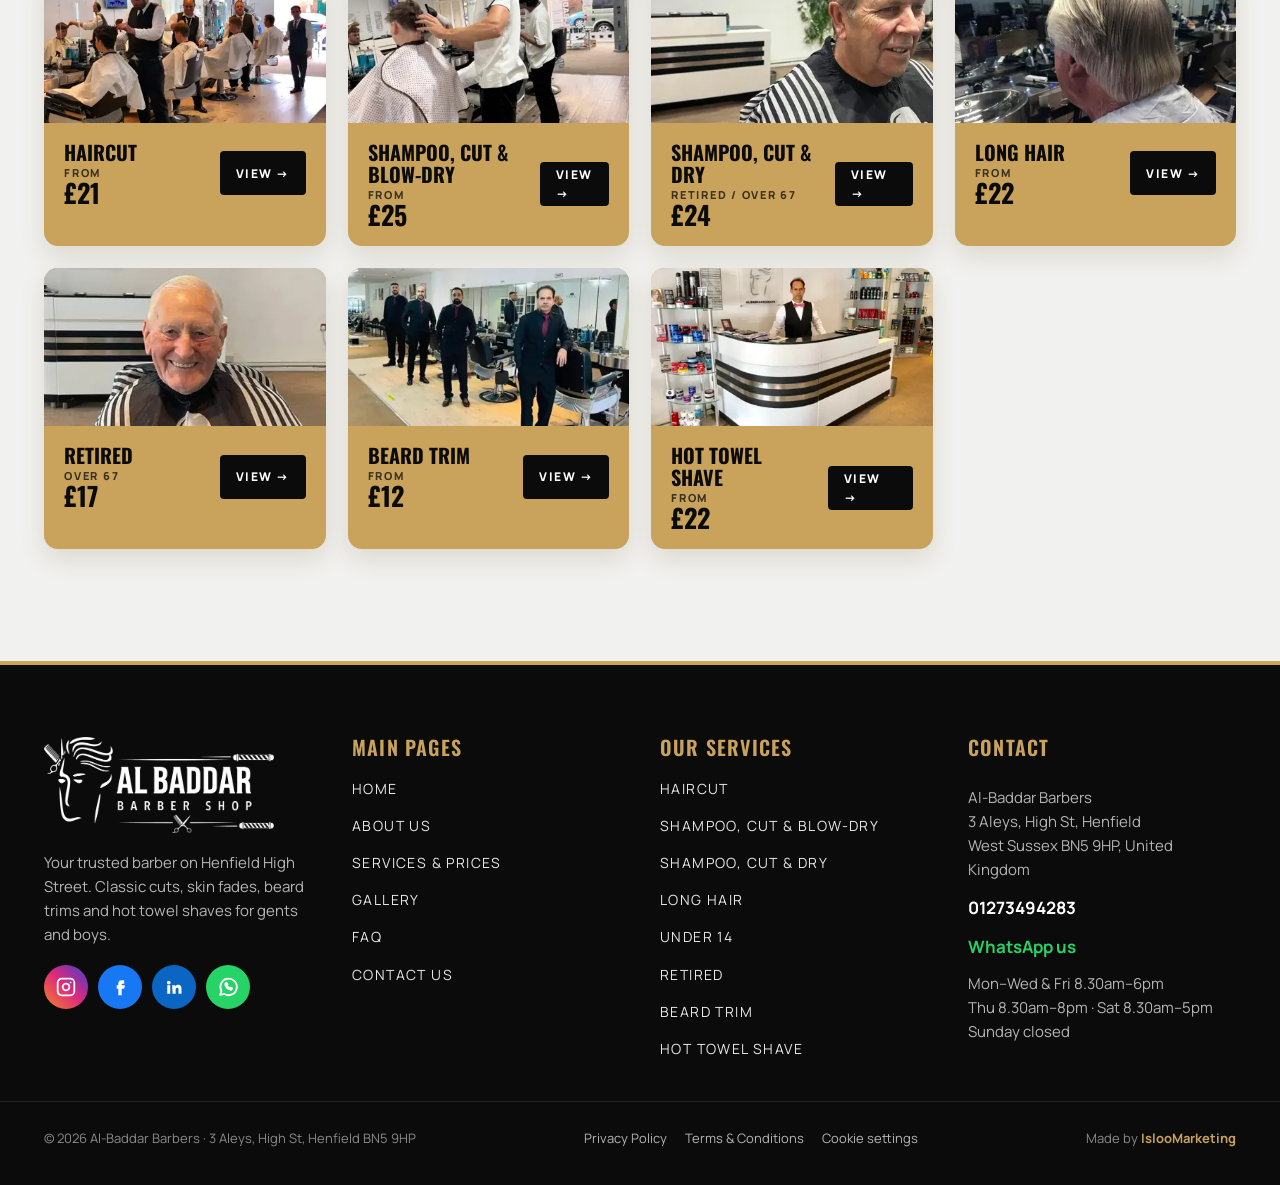
<file: services/under-14.html>
<!doctype html>
<html lang="en-GB">
<head>
<meta charset="utf-8">
<meta name="viewport" content="width=device-width, initial-scale=1">
<title>Boys’ Haircuts (Under 14) in Henfield – from £17 | Al-Baddar</title>
<meta name="description" content="Under 14 from £17 at Al-Baddar Barbers, Henfield High Street. Haircuts for boys under 14 — patient, friendly service. Walk-ins welcome — 01273494283.">
<link rel="canonical" href="https://www.albaddarbarbers.co.uk/services/under-14.html">
<meta name="robots" content="index, follow, max-image-preview:large">
<meta name="theme-color" content="#0b0b0b">
<meta name="geo.region" content="GB-WSX">
<meta name="geo.placename" content="Henfield">
<meta property="og:type" content="website">
<meta property="og:site_name" content="Al-Baddar Barbers">
<meta property="og:locale" content="en_GB">
<meta property="og:title" content="Boys’ Haircuts (Under 14) in Henfield – from £17 | Al-Baddar">
<meta property="og:description" content="Under 14 from £17 at Al-Baddar Barbers, Henfield High Street. Haircuts for boys under 14 — patient, friendly service. Walk-ins welcome — 01273494283.">
<meta property="og:url" content="https://www.albaddarbarbers.co.uk/services/under-14.html">
<meta property="og:image" content="https://www.albaddarbarbers.co.uk/assets/img/og-image.jpg">
<meta property="og:image:width" content="1200">
<meta property="og:image:height" content="630">
<meta property="og:image:alt" content="Al-Baddar Barber Shop, Henfield">
<meta name="twitter:card" content="summary_large_image">
<meta name="twitter:title" content="Boys’ Haircuts (Under 14) in Henfield – from £17 | Al-Baddar">
<meta name="twitter:description" content="Under 14 from £17 at Al-Baddar Barbers, Henfield High Street. Haircuts for boys under 14 — patient, friendly service. Walk-ins welcome — 01273494283.">
<meta name="twitter:image" content="https://www.albaddarbarbers.co.uk/assets/img/og-image.jpg">
<link rel="icon" href="../favicon.ico" sizes="any">
<link rel="icon" type="image/png" sizes="32x32" href="../assets/img/favicon-32.png">
<link rel="apple-touch-icon" href="../assets/img/apple-touch-icon.png">
<link rel="manifest" href="../site.webmanifest">
<link rel="preconnect" href="https://fonts.googleapis.com">
<link rel="preconnect" href="https://fonts.gstatic.com" crossorigin>
<link rel="preload" as="style" href="https://fonts.googleapis.com/css2?family=Oswald:wght@500;600;700&amp;family=Manrope:wght@400;600;700;800&amp;display=swap" onload="this.onload=null;this.rel='stylesheet'">
<noscript><link rel="stylesheet" href="https://fonts.googleapis.com/css2?family=Oswald:wght@500;600;700&amp;family=Manrope:wght@400;600;700;800&amp;display=swap"></noscript>
<link rel="stylesheet" href="../assets/css/style.min.css">

<script type="application/ld+json">{
 "@context": "https://schema.org",
 "@graph": [
  {
   "@type": "Service",
   "@id": "https://www.albaddarbarbers.co.uk/services/under-14.html#service",
   "name": "Under 14",
   "serviceType": "Barber service",
   "description": "Haircuts for boys under 14 — patient, friendly service. We’ve cut the hair of generations of Henfield boys. From a first haircut to the latest fade, we take our time and keep it relaxed so young customers are comfortable in the chair.",
   "url": "https://www.albaddarbarbers.co.uk/services/under-14.html",
   "image": "https://www.albaddarbarbers.co.uk/assets/img/shop-busy-afternoon.webp",
   "provider": {
    "@id": "https://www.albaddarbarbers.co.uk/#business"
   },
   "areaServed": {
    "@type": "Place",
    "name": "Henfield, West Sussex"
   },
   "offers": {
    "@type": "Offer",
    "price": "17.00",
    "priceCurrency": "GBP",
    "availability": "https://schema.org/InStock",
    "url": "https://www.albaddarbarbers.co.uk/services/under-14.html",
    "seller": {
     "@id": "https://www.albaddarbarbers.co.uk/#business"
    }
   }
  },
  {
   "@type": "BreadcrumbList",
   "itemListElement": [
    {
     "@type": "ListItem",
     "position": 1,
     "name": "Home",
     "item": "https://www.albaddarbarbers.co.uk/"
    },
    {
     "@type": "ListItem",
     "position": 2,
     "name": "Services",
     "item": "https://www.albaddarbarbers.co.uk/#services"
    },
    {
     "@type": "ListItem",
     "position": 3,
     "name": "Under 14",
     "item": "https://www.albaddarbarbers.co.uk/services/under-14.html"
    }
   ]
  },
  {
   "@type": [
    "HairSalon",
    "LocalBusiness"
   ],
   "@id": "https://www.albaddarbarbers.co.uk/#business",
   "name": "Al-Baddar Barbers",
   "alternateName": [
    "Al-Baddar Barber Shop",
    "Al-Baddar Barbers"
   ],
   "description": "Trusted local barbershop on Henfield High Street, serving the community for over 30 years. Haircuts, skin fades, beard trims and hot towel shaves for men and boys of all ages. Walk-ins welcome.",
   "url": "https://www.albaddarbarbers.co.uk/",
   "telephone": "+441273494283",
   "priceRange": "£12–£25",
   "currenciesAccepted": "GBP",
   "foundingDate": "1997",
   "image": [
    "https://www.albaddarbarbers.co.uk/assets/img/shopfront-henfield-high-street.webp",
    "https://www.albaddarbarbers.co.uk/assets/img/barbers-cutting-hair.webp",
    "https://www.albaddarbarbers.co.uk/assets/img/og-image.jpg"
   ],
   "logo": "https://www.albaddarbarbers.co.uk/assets/img/logo-al-baddar.png",
   "address": {
    "@type": "PostalAddress",
    "streetAddress": "3 Aleys, High Street",
    "addressLocality": "Henfield",
    "addressRegion": "West Sussex",
    "postalCode": "BN5 9HP",
    "addressCountry": "GB"
   },
   "hasMap": "https://maps.app.goo.gl/eHV9sWdLyRKpXMxz9",
   "areaServed": [
    {
     "@type": "Place",
     "name": "Henfield"
    },
    {
     "@type": "Place",
     "name": "West Sussex"
    }
   ],
   "openingHoursSpecification": [
    {
     "@type": "OpeningHoursSpecification",
     "dayOfWeek": [
      "Monday",
      "Tuesday",
      "Wednesday",
      "Friday"
     ],
     "opens": "08:30",
     "closes": "18:00"
    },
    {
     "@type": "OpeningHoursSpecification",
     "dayOfWeek": "Thursday",
     "opens": "08:30",
     "closes": "20:00"
    },
    {
     "@type": "OpeningHoursSpecification",
     "dayOfWeek": "Saturday",
     "opens": "08:30",
     "closes": "17:00"
    }
   ],
   "sameAs": [
    "https://www.instagram.com/al_baddars/",
    "https://www.facebook.com/albaddarsbarberssussex/",
    "https://uk.linkedin.com/company/al-baddar"
   ],
   "hasOfferCatalog": {
    "@type": "OfferCatalog",
    "name": "Barber services",
    "itemListElement": [
     {
      "@type": "Offer",
      "price": "21.00",
      "priceCurrency": "GBP",
      "url": "https://www.albaddarbarbers.co.uk/services/haircut.html",
      "itemOffered": {
       "@type": "Service",
       "name": "Haircut",
       "description": "Our classic gents haircut — a traditional cut, skin fade or modern fade, finished with a professional style."
      }
     },
     {
      "@type": "Offer",
      "price": "25.00",
      "priceCurrency": "GBP",
      "url": "https://www.albaddarbarbers.co.uk/services/shampoo-cut-blow-dry.html",
      "itemOffered": {
       "@type": "Service",
       "name": "Shampoo, Cut & Blow-dry",
       "description": "A fresh shampoo, your haircut of choice, then blow-dried and styled."
      }
     },
     {
      "@type": "Offer",
      "price": "24.00",
      "priceCurrency": "GBP",
      "url": "https://www.albaddarbarbers.co.uk/services/shampoo-cut-dry.html",
      "itemOffered": {
       "@type": "Service",
       "name": "Shampoo, Cut & Dry",
       "description": "Shampoo and haircut, dried and finished."
      }
     },
     {
      "@type": "Offer",
      "price": "22.00",
      "priceCurrency": "GBP",
      "url": "https://www.albaddarbarbers.co.uk/services/long-hair.html",
      "itemOffered": {
       "@type": "Service",
       "name": "Long Hair",
       "description": "Shaping and trimming for longer styles."
      }
     },
     {
      "@type": "Offer",
      "price": "17.00",
      "priceCurrency": "GBP",
      "url": "https://www.albaddarbarbers.co.uk/services/under-14.html",
      "itemOffered": {
       "@type": "Service",
       "name": "Under 14",
       "description": "Haircuts for boys under 14 — patient, friendly service."
      }
     },
     {
      "@type": "Offer",
      "price": "17.00",
      "priceCurrency": "GBP",
      "url": "https://www.albaddarbarbers.co.uk/services/retired.html",
      "itemOffered": {
       "@type": "Service",
       "name": "Retired",
       "description": "The same quality haircut at a reduced price for retired customers."
      }
     },
     {
      "@type": "Offer",
      "price": "12.00",
      "priceCurrency": "GBP",
      "url": "https://www.albaddarbarbers.co.uk/services/beard-trim.html",
      "itemOffered": {
       "@type": "Service",
       "name": "Beard Trim",
       "description": "Your beard shaped, lined up and tidied to suit your face."
      }
     },
     {
      "@type": "Offer",
      "price": "22.00",
      "priceCurrency": "GBP",
      "url": "https://www.albaddarbarbers.co.uk/services/hot-towel-shave.html",
      "itemOffered": {
       "@type": "Service",
       "name": "Hot Towel Shave",
       "description": "The traditional barber shave, with hot towels."
      }
     }
    ]
   }
  }
 ]
}</script>
</head>
<body>
<a class="skip" href="#main">Skip to content</a>
<div class="fly-layer" aria-hidden="true"><div class="fly"><svg width="80" height="80" viewBox="0 0 24 24" fill="none" stroke="currentColor" stroke-width="1.3" stroke-linecap="round" stroke-linejoin="round" aria-hidden="true"><path d="M6 3a3 3 0 1 0 0 6 3 3 0 0 0 0-6zM6 15a3 3 0 1 0 0 6 3 3 0 0 0 0-6zM20 4L8.1 15.9M14.5 14.5L20 20M8.1 8.1L12 12"/></svg></div><div class="fly"><svg width="96" height="96" viewBox="0 0 24 24" fill="none" stroke="currentColor" stroke-width="1.3" stroke-linecap="round" stroke-linejoin="round" aria-hidden="true"><path d="M3 6h18v4H3zM5 10v8M8 10v8M11 10v8M14 10v8M17 10v8M20 10v6"/></svg></div><div class="fly"><svg width="72" height="72" viewBox="0 0 24 24" fill="none" stroke="currentColor" stroke-width="1.3" stroke-linecap="round" stroke-linejoin="round" aria-hidden="true"><path d="M8 2h8a3 3 0 0 1 3 3v5a3 3 0 0 1-3 3H8a3 3 0 0 1-3-3V5a3 3 0 0 1 3-3zM10 13h4v9h-4zM9 6h.01M12 6h.01M15 6h.01M9 9h.01M12 9h.01M15 9h.01"/></svg></div><div class="fly"><svg width="110" height="110" viewBox="0 0 24 24" fill="none" stroke="currentColor" stroke-width="1.3" stroke-linecap="round" stroke-linejoin="round" aria-hidden="true"><path d="M8 3h8l1 4 4 2-2 12H5L3 9l4-2zM9 3c0 2 1.3 3 3 3s3-1 3-3"/></svg></div><div class="fly"><svg width="70" height="70" viewBox="0 0 24 24" fill="none" stroke="currentColor" stroke-width="1.3" stroke-linecap="round" stroke-linejoin="round" aria-hidden="true"><path d="M7 2h10v4H7zM6 6h12l-1 14a2 2 0 0 1-2 2H9a2 2 0 0 1-2-2zM9 2v4M12 2v4M15 2v4M10 12h4"/></svg></div><div class="fly"><svg width="64" height="64" viewBox="0 0 24 24" fill="none" stroke="currentColor" stroke-width="1.3" stroke-linecap="round" stroke-linejoin="round" aria-hidden="true"><path d="M10 2h4v3h-4zM9 5h6l-.5 15a1.5 1.5 0 0 1-1.5 1.5h-2A1.5 1.5 0 0 1 9.5 20zM12 9v3"/></svg></div><div class="fly"><svg width="100" height="100" viewBox="0 0 24 24" fill="none" stroke="currentColor" stroke-width="1.3" stroke-linecap="round" stroke-linejoin="round" aria-hidden="true"><path d="M6 3a3 3 0 1 0 0 6 3 3 0 0 0 0-6zM6 15a3 3 0 1 0 0 6 3 3 0 0 0 0-6zM20 4L8.1 15.9M14.5 14.5L20 20M8.1 8.1L12 12"/></svg></div><div class="fly"><svg width="76" height="76" viewBox="0 0 24 24" fill="none" stroke="currentColor" stroke-width="1.3" stroke-linecap="round" stroke-linejoin="round" aria-hidden="true"><path d="M3 6h18v4H3zM5 10v8M8 10v8M11 10v8M14 10v8M17 10v8M20 10v6"/></svg></div></div>
<div class="fabs">
<a href="https://wa.me/441273494283?text=Hi%20Al-Baddar%20Barbers%2C%20I%20would%20like%20to%20book%20an%20appointment." class="fab wa" aria-label="Chat on WhatsApp" target="_blank" rel="noopener"><svg width="30" height="30" viewBox="0 0 24 24" fill="none" stroke="currentColor" stroke-width="1.9" stroke-linecap="round" stroke-linejoin="round" aria-hidden="true"><path d="M3.5 20.5l1.3-4.2A9 9 0 1 1 8 19.6zM9 8.5c0 3.5 3 6.5 6.5 6.5l1-1.5-2-1-1 .8c-1.2-.5-2.3-1.6-2.8-2.8l.8-1-1-2z"/></svg></a>
<a href="tel:+441273494283" class="fab call" aria-label="Call Al-Baddar Barbers"><svg width="24" height="24" viewBox="0 0 24 24" fill="none" stroke="currentColor" stroke-width="2" stroke-linecap="round" stroke-linejoin="round" aria-hidden="true"><path d="M22 16.9v3a2 2 0 0 1-2.2 2 19.8 19.8 0 0 1-8.6-3.1 19.5 19.5 0 0 1-6-6A19.8 19.8 0 0 1 2.1 4.2 2 2 0 0 1 4.1 2h3a2 2 0 0 1 2 1.7c.1 1 .4 1.9.7 2.8a2 2 0 0 1-.5 2.1L8 9.9a16 16 0 0 0 6 6l1.3-1.3a2 2 0 0 1 2.1-.4c.9.3 1.8.6 2.8.7a2 2 0 0 1 1.7 2z"/></svg></a>
</div>
<header class="header"><div class="container">
<a class="brand" href="../index.html#top" aria-label="Al-Baddar Barbers home"><img src="../assets/img/logo-al-baddar.webp" alt="Al-Baddar Barber Shop" width="600" height="251"></a>
<nav class="nav" aria-label="Main">
<a href="../index.html#top">Home</a><a href="../about.html">About</a>
<div class="dd"><a href="../index.html#services">Services <svg width="12" height="12" viewBox="0 0 24 24" fill="none" stroke="currentColor" stroke-width="2.5" stroke-linecap="round" stroke-linejoin="round" aria-hidden="true"><path d="M6 9l6 6 6-6"/></svg></a><div class="dd-menu"><a href="../services/haircut.html"><span>Haircut</span><b>From £21</b></a><a href="../services/shampoo-cut-blow-dry.html"><span>Shampoo, Cut &amp; Blow-dry</span><b>From £25</b></a><a href="../services/shampoo-cut-dry.html"><span>Shampoo, Cut &amp; Dry</span><b>£24 (Retired / Over 67)</b></a><a href="../services/long-hair.html"><span>Long Hair</span><b>From £22</b></a><a href="../services/under-14.html"><span>Under 14</span><b>From £17</b></a><a href="../services/retired.html"><span>Retired</span><b>£17 (Over 67)</b></a><a href="../services/beard-trim.html"><span>Beard Trim</span><b>From £12</b></a><a href="../services/hot-towel-shave.html"><span>Hot Towel Shave</span><b>From £22</b></a></div></div>
<a href="../index.html#gallery">Gallery</a><a href="../index.html#faq">FAQ</a><a href="../contact.html">Contact</a>
</nav>
<div class="header-cta">
<a class="btn btn-gold btn-sm hide-xs" href="https://wa.me/441273494283?text=Hi%20Al-Baddar%20Barbers%2C%20I%20would%20like%20to%20book%20an%20appointment." target="_blank" rel="noopener">Book Now</a>
<details class="burger"><summary aria-label="Open menu"><svg width="20" height="20" viewBox="0 0 24 24" fill="none" stroke="currentColor" stroke-width="2" stroke-linecap="round" stroke-linejoin="round" aria-hidden="true"><path d="M3 6h18M3 12h18M3 18h18"/></svg></summary>
<nav class="mnav" aria-label="Mobile"><a href="../index.html#top">Home</a><a href="../about.html">About</a><a href="../index.html#services">Services &amp; Prices</a><a class="sub" href="../services/haircut.html">— Haircut · from £21</a><a class="sub" href="../services/shampoo-cut-blow-dry.html">— Shampoo, Cut &amp; Blow-dry · from £25</a><a class="sub" href="../services/shampoo-cut-dry.html">— Shampoo, Cut &amp; Dry · £24 (Retired / Over 67)</a><a class="sub" href="../services/long-hair.html">— Long Hair · from £22</a><a class="sub" href="../services/under-14.html">— Under 14 · from £17</a><a class="sub" href="../services/retired.html">— Retired · £17 (Over 67)</a><a class="sub" href="../services/beard-trim.html">— Beard Trim · from £12</a><a class="sub" href="../services/hot-towel-shave.html">— Hot Towel Shave · from £22</a><a href="../index.html#gallery">Gallery</a><a href="../index.html#faq">FAQ</a><a href="../contact.html">Contact</a></nav>
</details>
</div>
</div></header>
<main id="main">

<section class="bg-cream"><div class="container">
<nav class="crumbs" aria-label="Breadcrumb"><ol><li><a href="../index.html">Home</a></li><li><a href="../index.html#services">Services</a></li><li aria-current="page">Under 14</li></ol></nav>
<div class="product">
<div class="gallery">
<div class="main-img"><img src="../assets/img/shop-busy-afternoon.webp" srcset="../assets/img/shop-busy-afternoon-400.webp 400w, ../assets/img/shop-busy-afternoon-800.webp 800w, ../assets/img/shop-busy-afternoon.webp 1400w" sizes="(max-width: 900px) 100vw, 600px" alt="Busy afternoon at Al-Baddar Barbers with customers waiting" width="1400" height="1050" fetchpriority="high" data-main-img><span class="price-tag"><small>From</small> £17</span></div>
<div class="pthumbs"><button type="button" class="on" data-src="../assets/img/shop-busy-afternoon.webp" data-srcset="../assets/img/shop-busy-afternoon-400.webp 400w, ../assets/img/shop-busy-afternoon-800.webp 800w, ../assets/img/shop-busy-afternoon.webp 1400w" aria-label="Show photo 1"><img src="../assets/img/shop-busy-afternoon-400.webp" alt="" loading="lazy" decoding="async" width="150" height="150"></button><button type="button" class="" data-src="../assets/img/customer-happy-regular.webp" data-srcset="../assets/img/customer-happy-regular-400.webp 400w, ../assets/img/customer-happy-regular.webp 546w" aria-label="Show photo 2"><img src="../assets/img/customer-happy-regular-400.webp" alt="" loading="lazy" decoding="async" width="150" height="150"></button><button type="button" class="" data-src="../assets/img/customer-slicked-back.webp" data-srcset="../assets/img/customer-slicked-back-400.webp 400w, ../assets/img/customer-slicked-back.webp 720w" aria-label="Show photo 3"><img src="../assets/img/customer-slicked-back-400.webp" alt="" loading="lazy" decoding="async" width="150" height="150"></button><button type="button" class="" data-src="../assets/img/customer-long-hair-trim.webp" data-srcset="../assets/img/customer-long-hair-trim-400.webp 400w, ../assets/img/customer-long-hair-trim-800.webp 800w, ../assets/img/customer-long-hair-trim.webp 960w" aria-label="Show photo 4"><img src="../assets/img/customer-long-hair-trim-400.webp" alt="" loading="lazy" decoding="async" width="150" height="150"></button></div>
</div>
<div class="pinfo">
<span class="tag">Concession</span>
<h1>Under 14</h1>
<div class="pprice"><span class="price"><small>From</small> £17</span><span>Pay in shop<br>Walk-ins welcome</span></div>
<p style="font-size:19px;color:#3d3d3d">Haircuts for boys under 14 — patient, friendly service.</p>
<div class="includes"><h2>What’s included</h2><ul><li><span class="tick"><svg width="14" height="14" viewBox="0 0 24 24" fill="none" stroke="currentColor" stroke-width="3" stroke-linecap="round" stroke-linejoin="round" aria-hidden="true"><path d="M20 6L9 17l-5-5"/></svg></span>Any style — classic cut or fade</li><li><span class="tick"><svg width="14" height="14" viewBox="0 0 24 24" fill="none" stroke="currentColor" stroke-width="3" stroke-linecap="round" stroke-linejoin="round" aria-hidden="true"><path d="M20 6L9 17l-5-5"/></svg></span>Patient, friendly barbers</li><li><span class="tick"><svg width="14" height="14" viewBox="0 0 24 24" fill="none" stroke="currentColor" stroke-width="3" stroke-linecap="round" stroke-linejoin="round" aria-hidden="true"><path d="M20 6L9 17l-5-5"/></svg></span>Finished and styled</li></ul></div>
<div class="btn-row"><a class="btn btn-dark btn-block" href="https://wa.me/441273494283?text=Hi%20Al-Baddar%20Barbers%2C%20I%20would%20like%20to%20book%20an%20appointment%20for%3A%20Under%2014%20%28%C2%A317%29." target="_blank" rel="noopener"><span style="color:var(--wa);display:flex"><svg width="22" height="22" viewBox="0 0 24 24" fill="none" stroke="currentColor" stroke-width="2" stroke-linecap="round" stroke-linejoin="round" aria-hidden="true"><path d="M3.5 20.5l1.3-4.2A9 9 0 1 1 8 19.6zM9 8.5c0 3.5 3 6.5 6.5 6.5l1-1.5-2-1-1 .8c-1.2-.5-2.3-1.6-2.8-2.8l.8-1-1-2z"/></svg></span>Get Appointment</a><a class="btn btn-gold btn-block" href="tel:+441273494283">Call to Book</a></div>
<div class="chips"><span>✓ No booking needed</span><span>✓ Open 6 days a week</span><span>✓ Thursday late until 8pm</span></div>
</div>
</div>
</div></section>

<section class="section bg-white"><div class="container details">
<div class="stack rv"><p class="eyebrow" style="margin:0">The Details</p><h2 class="h2" style="font-size:42px">About this service</h2>
<p class="muted">We’ve cut the hair of generations of Henfield boys. From a first haircut to the latest fade, we take our time and keep it relaxed so young customers are comfortable in the chair.</p>
<p class="muted">At Al-Baddar Barbers we’ve been looking after Henfield for over 30 years. Sit back, relax, and leave feeling fresh.</p></div>
<div class="know rv"><h2>Good to know</h2><dl>
<div><dt>Who it’s for</dt><dd>Boys under 14</dd></div>
<div><dt>Price</dt><dd style="color:var(--gold);font-weight:800">From £17</dd></div>
<div><dt>Booking</dt><dd>Walk in, or request a time on WhatsApp</dd></div>
<div><dt>Where</dt><dd>3 Aleys, High St, Henfield BN5 9HP</dd></div></dl></div>
</div></section>

<section class="section bg-grey"><div class="container">
<h2 class="h2 rv" style="font-size:clamp(34px,4vw,48px)">Other Services</h2>
<div class="cards" style="margin-top:36px"><a class="card mini rv" href="haircut.html"><img src="../assets/img/barbers-cutting-hair.webp" srcset="../assets/img/barbers-cutting-hair-400.webp 400w, ../assets/img/barbers-cutting-hair-800.webp 800w, ../assets/img/barbers-cutting-hair.webp 1400w" sizes="300px" alt="" width="1400" height="1050" loading="lazy" decoding="async"><div class="foot"><div><h3>Haircut</h3><div class="price"><small>From</small> £21</div></div><span class="cbtn">View →</span></div></a><a class="card mini rv" href="shampoo-cut-blow-dry.html"><img src="../assets/img/barber-blow-dry.webp" srcset="../assets/img/barber-blow-dry-400.webp 400w, ../assets/img/barber-blow-dry-800.webp 800w, ../assets/img/barber-blow-dry.webp 1050w" sizes="300px" alt="" width="1050" height="1400" loading="lazy" decoding="async"><div class="foot"><div><h3>Shampoo, Cut &amp; Blow-dry</h3><div class="price"><small>From</small> £25</div></div><span class="cbtn">View →</span></div></a><a class="card mini rv" href="shampoo-cut-dry.html"><img src="../assets/img/customer-slicked-back.webp" srcset="../assets/img/customer-slicked-back-400.webp 400w, ../assets/img/customer-slicked-back.webp 720w" sizes="300px" alt="" width="720" height="960" loading="lazy" decoding="async"><div class="foot"><div><h3>Shampoo, Cut &amp; Dry</h3><div class="price"><small>Retired / Over 67</small> £24</div></div><span class="cbtn">View →</span></div></a><a class="card mini rv" href="long-hair.html"><img src="../assets/img/customer-long-hair-trim.webp" srcset="../assets/img/customer-long-hair-trim-400.webp 400w, ../assets/img/customer-long-hair-trim-800.webp 800w, ../assets/img/customer-long-hair-trim.webp 960w" sizes="300px" alt="" width="960" height="720" loading="lazy" decoding="async"><div class="foot"><div><h3>Long Hair</h3><div class="price"><small>From</small> £22</div></div><span class="cbtn">View →</span></div></a><a class="card mini rv" href="retired.html"><img src="../assets/img/customer-happy-regular.webp" srcset="../assets/img/customer-happy-regular-400.webp 400w, ../assets/img/customer-happy-regular.webp 546w" sizes="300px" alt="" width="546" height="960" loading="lazy" decoding="async"><div class="foot"><div><h3>Retired</h3><div class="price"><small>Over 67</small> £17</div></div><span class="cbtn">View →</span></div></a><a class="card mini rv" href="beard-trim.html"><img src="../assets/img/barber-team.webp" srcset="../assets/img/barber-team-400.webp 400w, ../assets/img/barber-team-800.webp 800w, ../assets/img/barber-team.webp 1097w" sizes="300px" alt="" width="1097" height="1400" loading="lazy" decoding="async"><div class="foot"><div><h3>Beard Trim</h3><div class="price"><small>From</small> £12</div></div><span class="cbtn">View →</span></div></a><a class="card mini rv" href="hot-towel-shave.html"><img src="../assets/img/owner-reception.webp" srcset="../assets/img/owner-reception-400.webp 400w, ../assets/img/owner-reception-800.webp 800w, ../assets/img/owner-reception.webp 1400w" sizes="300px" alt="" width="1400" height="1050" loading="lazy" decoding="async"><div class="foot"><div><h3>Hot Towel Shave</h3><div class="price"><small>From</small> £22</div></div><span class="cbtn">View →</span></div></a></div>
</div></section>
</main>
<footer class="footer"><div class="container cols">
<div><img class="logo" src="../assets/img/logo-al-baddar.webp" alt="Al-Baddar Barber Shop" width="600" height="251" loading="lazy">
<p style="margin-top:18px">Your trusted barber on Henfield High Street. Classic cuts, skin fades, beard trims and hot towel shaves for gents and boys.</p>
<div class="socials"><a href="https://www.instagram.com/al_baddars/" class="soc ig" aria-label="Instagram" target="_blank" rel="noopener"><svg width="20" height="20" viewBox="0 0 24 24" fill="none" stroke="currentColor" stroke-width="2.1" stroke-linecap="round" stroke-linejoin="round" aria-hidden="true"><path d="M7 2h10a5 5 0 0 1 5 5v10a5 5 0 0 1-5 5H7a5 5 0 0 1-5-5V7a5 5 0 0 1 5-5zM16 11.4A4 4 0 1 1 12.6 8 4 4 0 0 1 16 11.4zM17.5 6.5h.01"/></svg></a><a href="https://www.facebook.com/albaddarsbarberssussex/" class="soc fb" aria-label="Facebook" target="_blank" rel="noopener"><svg width="20" height="20" viewBox="0 0 24 24" fill="currentColor" stroke="none" stroke-width="2.1" stroke-linecap="round" stroke-linejoin="round" aria-hidden="true"><path d="M14 8h3V4h-3a4 4 0 0 0-4 4v2H8v4h2v8h4v-8h3l1-4h-4V8.5a.5.5 0 0 1 .5-.5z"/></svg></a><a href="https://uk.linkedin.com/company/al-baddar" class="soc li" aria-label="LinkedIn" target="_blank" rel="noopener"><svg width="18" height="18" viewBox="0 0 24 24" fill="currentColor" stroke="none" stroke-width="2.1" stroke-linecap="round" stroke-linejoin="round" aria-hidden="true"><path d="M4.98 3.5a2.5 2.5 0 1 1 0 5 2.5 2.5 0 0 1 0-5zM3 9.5h4V21H3zM9.5 9.5h3.8v1.6h.1c.5-1 1.8-2 3.8-2 4 0 4.8 2.6 4.8 6V21h-4v-5.2c0-1.3 0-2.9-1.8-2.9s-2 1.4-2 2.8V21h-4z"/></svg></a><a href="https://wa.me/441273494283?text=Hi%20Al-Baddar%20Barbers%2C%20I%20would%20like%20to%20book%20an%20appointment." class="soc wa" aria-label="WhatsApp" target="_blank" rel="noopener"><svg width="22" height="22" viewBox="0 0 24 24" fill="none" stroke="currentColor" stroke-width="2" stroke-linecap="round" stroke-linejoin="round" aria-hidden="true"><path d="M3.5 20.5l1.3-4.2A9 9 0 1 1 8 19.6zM9 8.5c0 3.5 3 6.5 6.5 6.5l1-1.5-2-1-1 .8c-1.2-.5-2.3-1.6-2.8-2.8l.8-1-1-2z"/></svg></a></div></div>
<nav aria-labelledby="f-pages"><h2 id="f-pages">Main Pages</h2><ul><li><a href="../index.html#top">Home</a></li><li><a href="../about.html">About Us</a></li><li><a href="../index.html#services">Services &amp; Prices</a></li><li><a href="../index.html#gallery">Gallery</a></li><li><a href="../index.html#faq">FAQ</a></li><li><a href="../contact.html">Contact Us</a></li></ul></nav>
<nav aria-labelledby="f-svc"><h2 id="f-svc">Our Services</h2><ul><li><a href="../services/haircut.html">Haircut</a></li><li><a href="../services/shampoo-cut-blow-dry.html">Shampoo, Cut &amp; Blow-dry</a></li><li><a href="../services/shampoo-cut-dry.html">Shampoo, Cut &amp; Dry</a></li><li><a href="../services/long-hair.html">Long Hair</a></li><li><a href="../services/under-14.html">Under 14</a></li><li><a href="../services/retired.html">Retired</a></li><li><a href="../services/beard-trim.html">Beard Trim</a></li><li><a href="../services/hot-towel-shave.html">Hot Towel Shave</a></li></ul></nav>
<div class="contact"><h2>Contact</h2>
<address>Al-Baddar Barbers<br>3 Aleys, High St, Henfield<br>West Sussex BN5 9HP, United Kingdom</address>
<a href="tel:+441273494283" style="color:#fff">01273494283</a>
<a href="https://wa.me/441273494283?text=Hi%20Al-Baddar%20Barbers%2C%20I%20would%20like%20to%20book%20an%20appointment." style="color:var(--wa)" target="_blank" rel="noopener">WhatsApp us</a>
<p>Mon–Wed &amp; Fri 8.30am–6pm<br>Thu 8.30am–8pm · Sat 8.30am–5pm<br>Sunday closed</p></div>
</div>
<div class="legal"><div class="container"><span>© <span data-year>2026</span> Al-Baddar Barbers · 3 Aleys, High St, Henfield BN5 9HP</span><span class="legal-links"><a href="../privacy.html">Privacy Policy</a><a href="../terms.html">Terms &amp; Conditions</a><button type="button" data-cookie-settings>Cookie settings</button></span><span>Made by <strong style="color:var(--gold)">IslooMarketing</strong></span></div></div>
</footer>
<script src="../assets/js/main.min.js" defer></script>
<div class="cookie" id="cookie" role="dialog" aria-live="polite" aria-label="Cookie choices" hidden>
<p><strong>Cookies</strong> We use essential storage to remember your choice. With your OK we also load Google Maps, which sets its own cookies. <a href="../privacy.html#cookies">Privacy &amp; cookie policy</a></p>
<div class="cookie-btns"><button type="button" class="btn btn-gold btn-sm" data-cookie="all">Accept all</button><button type="button" class="btn btn-light btn-sm" data-cookie="essential">Essential only</button></div>
</div>
</body>
</html>
</file>
<file: assets/css/style.min.css>
:root{--gold:#c9a35b;--gold-2:#d8b97c;--gold-text:#7a5c22;--black:#0b0b0b;--ink:#1a1a1a;--muted:#555;--line:#e4e0d6;--cream:#F7F2E8;--grey:#F1F1EF;--white:#fff;--wa:#25D366;--fb:#1877F2;--li:#0A66C2;--ig:linear-gradient(45deg,#F58529,#DD2A7B 50%,#8134AF 80%,#515BD4);--display:'Oswald',Impact,sans-serif;--body:'Manrope',system-ui,-apple-system,Segoe UI,sans-serif;--r:14px}*,*::before,*::after{box-sizing:border-box}html{scroll-behavior:smooth;scroll-padding-top:96px}body{margin:0;font-family:var(--body);font-size:17px;line-height:1.6;color:var(--ink);background:#fff;overflow-x:hidden}img,iframe{display:block;max-width:100%}img{height:auto}a{color:inherit}h1,h2,h3{font-family:var(--display);text-transform:uppercase;line-height:1.02;margin:0;font-weight:700}p{margin:0}:focus-visible{outline:3px solid var(--gold);outline-offset:3px}.skip{position:absolute;left:-999px;top:8px;z-index:100;background:var(--gold);color:var(--black);padding:10px 16px;font-weight:800}.skip:focus{left:8px}.sr-only{position:absolute;width:1px;height:1px;overflow:hidden;clip:rect(0 0 0 0);white-space:nowrap}.container{max-width:1240px;margin:0 auto;padding:0 24px}.section{padding:112px 0}.bg-cream{background:var(--cream)}.bg-grey{background:var(--grey)}.bg-white{background:#fff}.bg-dark{background:#161616;color:#fff}.bg-gold{background:var(--gold);color:var(--black)}.eyebrow{font-size:13px;font-weight:800;letter-spacing:.3em;text-transform:uppercase;color:var(--gold-text);margin-bottom:14px}.bg-dark .eyebrow,.photo-bg .eyebrow{color:var(--gold)}.h2{font-size:clamp(36px,5vw,62px)}.center{text-align:center}.lead{max-width:540px;margin:16px auto 0;color:var(--muted)}.stack{display:flex;flex-direction:column;gap:20px}.split{display:flex;flex-wrap:wrap;gap:60px;align-items:center}.split>*{flex:1 1 420px;min-width:0}.split>.grow{flex:999 1 460px}.muted{color:var(--muted)}.btn{display:inline-flex;align-items:center;justify-content:center;gap:10px;min-height:52px;padding:0 26px;border-radius:4px;font-weight:800;font-size:14px;letter-spacing:.1em;text-transform:uppercase;text-decoration:none;border:2px solid transparent;cursor:pointer;transition:background .25s,color .25s,transform .25s,border-color .25s}.btn:hover{transform:translateY(-2px)}.btn svg{flex:none}.btn-gold{background:var(--gold);color:var(--black)}.btn-gold:hover{background:var(--gold-2)}.btn-dark{background:var(--black);color:#fff}.btn-dark:hover{background:#333}.btn-light{border-color:#fff;color:#fff;background:transparent}.btn-light:hover{background:#fff;color:var(--black)}.btn-outline{border-color:var(--black);color:var(--black)}.btn-outline:hover{background:var(--black);color:#fff}.btn-sm{min-height:44px;padding:0 18px;font-size:13px}.btn-block{flex:1 1 240px;min-height:62px;font-size:15px}.soc{display:inline-flex;align-items:center;justify-content:center;width:40px;height:40px;border-radius:50%;color:#fff;transition:transform .25s}.soc:hover{transform:translateY(-3px) scale(1.06)}.soc-sm{width:34px;height:34px}.ig{background:var(--ig)}.fb{background:var(--fb)}.li{background:var(--li)}.wa{background:var(--wa)}.topbar{background:var(--gold);color:var(--black);font-size:13px;font-weight:700}.topbar .container{display:flex;justify-content:space-between;align-items:center;gap:16px;flex-wrap:wrap;padding-top:6px;padding-bottom:6px}.topbar .info{display:flex;gap:22px;align-items:center;flex-wrap:wrap}.topbar a{color:var(--black);text-decoration:none}.topbar .late{background:var(--black);color:var(--gold);padding:2px 10px;border-radius:20px}.topbar .socials{display:flex;gap:8px}.header{position:sticky;top:0;z-index:40;background:var(--black);border-bottom:3px solid var(--gold);box-shadow:0 6px 24px rgba(0,0,0,.25)}.header .container{display:flex;align-items:center;justify-content:space-between;gap:20px;padding-top:10px;padding-bottom:10px}.brand img{height:62px;width:auto}.nav{display:flex;gap:28px;align-items:center}.nav>a,.nav .dd>a{color:#e6e6e6;text-decoration:none;font-size:14px;letter-spacing:.12em;text-transform:uppercase;padding:14px 0;transition:color .2s}.nav>a:hover,.nav .dd>a:hover,.nav a[aria-current]{color:var(--gold)}.dd{position:relative}.dd>a{display:inline-flex;align-items:center;gap:6px}.dd-menu{display:none;position:absolute;top:100%;left:-20px;width:360px;flex-direction:column;background:#FFFDF6;border-top:3px solid var(--gold);border-radius:0 0 8px 8px;padding:10px;box-shadow:0 24px 48px rgba(0,0,0,.25)}.dd:hover .dd-menu,.dd:focus-within .dd-menu{display:flex}.dd-menu a{display:flex;justify-content:space-between;gap:12px;color:var(--ink);text-decoration:none;font-weight:600;font-size:14px;padding:11px 14px;border-radius:4px}.dd-menu a:hover{background:var(--gold)}.dd-menu b{font-weight:800;white-space:nowrap}.header-cta{display:flex;gap:10px;align-items:center}.burger{display:none;position:relative}.burger summary{list-style:none;cursor:pointer;width:44px;height:44px;border:1.5px solid var(--gold);border-radius:4px;display:flex;align-items:center;justify-content:center;color:var(--gold)}.burger summary::-webkit-details-marker{display:none}.mnav{position:absolute;right:0;top:58px;width:290px;background:#FFFDF6;border-top:3px solid var(--gold);border-radius:0 0 8px 8px;padding:14px 16px;display:flex;flex-direction:column;box-shadow:0 24px 48px rgba(0,0,0,.3)}.mnav a{color:var(--ink);text-decoration:none;font-weight:700;text-transform:uppercase;letter-spacing:.1em;font-size:14px;padding:10px 0}.mnav a.sub{font-size:13px;text-transform:none;letter-spacing:0;padding:6px 0 6px 14px;font-weight:600}.mnav a:hover{color:var(--gold-text)}.hero{position:relative;overflow:hidden;background:#111;color:#fff}.photo-bg{position:relative;overflow:hidden;color:#fff;background:#111}.photo-bg>img.bg,.hero>img.bg{position:absolute;inset:0;width:100%;height:100%;object-fit:cover}.hero::before{content:"";position:absolute;inset:0;background:linear-gradient(100deg,rgba(8,8,8,.93),rgba(8,8,8,.8) 45%,rgba(8,8,8,.5));z-index:1}.photo-bg::before{content:"";position:absolute;inset:0;background:rgba(10,10,10,.84);z-index:1}.hero>.container,.photo-bg>.container{position:relative;z-index:2}.hero .container{display:flex;flex-wrap:wrap;gap:56px;align-items:center;padding-top:88px;padding-bottom:96px}.hero-copy{flex:1 1 480px;min-width:0;display:flex;flex-direction:column;gap:24px}.pill{align-self:flex-start;font-size:13px;font-weight:800;letter-spacing:.24em;text-transform:uppercase;background:var(--gold);color:var(--black);padding:8px 16px;border-radius:40px}.hero h1{font-size:clamp(34px,4vw,54px);line-height:1.04}.hero h1 span{color:var(--gold)}.hero p.intro{max-width:540px;color:#e2e2e2;font-size:19px}.btn-row{display:flex;gap:14px;flex-wrap:wrap}.stats{display:flex;gap:28px;flex-wrap:wrap;padding-top:22px;border-top:1px solid rgba(255,255,255,.2)}.stats b{display:block;font-family:var(--display);font-size:36px;line-height:1;color:var(--gold)}.stats span{font-size:12px;letter-spacing:.16em;color:#d0d0d0;text-transform:uppercase}.hero-video{flex:1 1 420px;min-width:0;max-width:500px;margin:0 auto}.video{position:relative;aspect-ratio:1/1;border-radius:18px;overflow:hidden;border:3px solid var(--gold);box-shadow:0 30px 60px rgba(0,0,0,.5);background:#000}.video video{position:absolute;inset:0;width:100%;height:100%;object-fit:cover}.video-note{display:flex;justify-content:space-between;gap:12px;margin-top:12px;font-size:13px;color:#cfcfcf}.video-note a{color:var(--gold);font-weight:700;text-decoration:none}.marquee{background:var(--gold);color:var(--black);overflow:hidden}.marquee div{display:flex;gap:40px;width:max-content;padding:16px 0;font-family:var(--display);font-size:22px;font-weight:600;letter-spacing:.14em;text-transform:uppercase;white-space:nowrap;animation:mq 32s linear infinite}@keyframes mq{to{transform:translateX(-50%)}}.ph{overflow:hidden;position:relative;border-radius:var(--r)}.ph img{width:100%;height:100%;object-fit:cover;transition:transform 1s}.ph:hover img{transform:scale(1.05)}.shadow{box-shadow:0 30px 60px rgba(60,40,0,.18)}.ratio-43{aspect-ratio:4/3}.ratio-45{aspect-ratio:4/5}.badge{position:absolute;right:-14px;bottom:-58px;background:var(--black);color:#fff;padding:18px 24px;border-radius:10px;border-bottom:4px solid var(--gold);line-height:1}.badge b{display:block;font-family:var(--display);font-size:46px;color:var(--gold)}.badge span{font-size:11px;letter-spacing:.22em;font-weight:700}.rel{position:relative;margin-bottom:40px}.about-copy{color:#3d3d3d}.about-copy .big{font-size:20px;color:var(--ink)}.cards{display:grid;grid-template-columns:repeat(auto-fill,minmax(260px,1fr));gap:22px;margin-top:52px}.card{text-decoration:none;color:var(--black);background:var(--gold);border-radius:var(--r);padding:28px 24px 24px;display:flex;flex-direction:column;gap:16px;min-height:290px;box-shadow:0 10px 24px rgba(110,80,25,.15);transition:transform .3s,box-shadow .3s}.card:hover{transform:translateY(-8px);box-shadow:0 22px 44px rgba(110,80,25,.28)}.card .top{display:flex;justify-content:space-between;align-items:flex-start;gap:12px}.ic{width:56px;height:56px;border-radius:50%;background:var(--black);color:var(--gold);display:flex;align-items:center;justify-content:center;flex:none}.tag{font-size:11px;font-weight:800;letter-spacing:.18em;text-transform:uppercase;background:rgba(0,0,0,.1);padding:5px 10px;border-radius:20px}.card h3{font-size:26px;line-height:1.1}.card p{color:#2a2108;font-size:15px;flex-grow:1}.card .foot{display:flex;align-items:center;justify-content:space-between;gap:12px;border-top:1.5px dashed rgba(0,0,0,.35);padding-top:16px}.price{font-family:var(--display);font-size:40px;font-weight:700;line-height:1}.price small,.price-tag small{display:block;font-family:var(--body);font-size:11px;font-weight:800;letter-spacing:.16em;text-transform:uppercase;opacity:.75;margin-bottom:2px}.cbtn{display:inline-flex;align-items:center;min-height:44px;padding:0 16px;background:var(--black);color:#fff;border-radius:4px;font-size:12px;font-weight:800;letter-spacing:.12em;text-transform:uppercase;transition:background .25s,color .25s}.card:hover .cbtn{background:#fff;color:var(--black)}.card.mini{padding:0;min-height:0;overflow:hidden;gap:0}.card.mini img{aspect-ratio:16/9;width:100%;object-fit:cover}.card.mini .foot{border:0;padding:18px 20px}.card.mini h3{font-size:20px}.card.mini .price{font-size:26px;margin-top:4px}.features{display:grid;grid-template-columns:repeat(auto-fit,minmax(240px,1fr));gap:20px;margin-top:52px}.feat{background:rgba(255,255,255,.07);border:1px solid rgba(255,255,255,.14);border-radius:12px;padding:30px 26px;display:flex;flex-direction:column;gap:12px;transition:background .3s,transform .3s}.feat:hover{background:rgba(201,163,91,.18);transform:translateY(-4px)}.feat .ic{background:var(--gold);color:var(--black)}.feat h3{font-size:22px;font-weight:600}.feat p{color:#cfcfcf;font-size:15px}.duo{display:grid;grid-template-columns:repeat(auto-fit,minmax(300px,1fr));gap:24px;margin-top:48px}.duo figure{margin:0;background:#fff;border-radius:var(--r);padding:12px;box-shadow:0 14px 34px rgba(0,0,0,.08)}.duo figcaption{display:flex;justify-content:space-between;align-items:center;padding:12px 8px 4px;font-size:13px;letter-spacing:.14em;text-transform:uppercase;color:var(--muted)}.chip{font-weight:800;padding:4px 12px;border-radius:20px;background:var(--black);color:#fff}.chip.gold{background:var(--gold);color:var(--black)}.slider-head{display:flex;justify-content:space-between;align-items:flex-end;gap:24px;flex-wrap:wrap;margin-bottom:36px}.slider-ctrl{display:flex;align-items:center;gap:12px}.count{font-family:var(--display);font-size:22px;letter-spacing:.1em}.count b{color:var(--gold);font-weight:700}.sbtn{width:52px;height:52px;border-radius:50%;border:2px solid var(--gold);background:transparent;color:var(--gold);cursor:pointer;display:flex;align-items:center;justify-content:center;transition:background .25s,color .25s}.sbtn:hover,.sbtn.solid{background:var(--gold);color:var(--black)}.slides{position:relative;aspect-ratio:16/8;border-radius:16px;overflow:hidden;background:#000;box-shadow:0 30px 60px rgba(0,0,0,.5)}.slides figure{position:absolute;inset:0;margin:0;opacity:0;transition:opacity .9s ease}.slides figure.on{opacity:1}.slides img{width:100%;height:100%;object-fit:cover}.slides figcaption{position:absolute;left:0;right:0;bottom:0;padding:60px 28px 22px;background:linear-gradient(transparent,rgba(0,0,0,.75));font-family:var(--display);font-size:24px;letter-spacing:.04em;text-transform:uppercase}.thumbs{display:flex;gap:12px;margin-top:18px;overflow-x:auto;padding-bottom:6px}.thumbs button{flex:none;width:110px;height:74px;padding:0;border-radius:8px;overflow:hidden;cursor:pointer;border:3px solid transparent;opacity:.55;background:#000;transition:opacity .3s,border-color .3s}.thumbs button.on{border-color:var(--gold);opacity:1}.thumbs img{width:100%;height:100%;object-fit:cover}.band .container{display:flex;flex-wrap:wrap;gap:32px;align-items:center;justify-content:space-between;padding-top:80px;padding-bottom:80px}.band p{margin-top:16px;font-size:19px;color:#2a2108;max-width:560px}.faq{max-width:900px}.faq-list{display:flex;flex-direction:column;gap:12px;margin-top:44px}.faq details{background:var(--cream);border-radius:10px;border-left:5px solid var(--gold);padding:0 22px}.faq summary{list-style:none;cursor:pointer;display:flex;justify-content:space-between;align-items:center;gap:20px;padding:20px 0;font-family:var(--display);font-size:21px;font-weight:600;text-transform:uppercase}.faq summary::-webkit-details-marker{display:none}.pm{flex:none;width:34px;height:34px;border-radius:50%;background:var(--black);color:var(--gold);display:flex;align-items:center;justify-content:center;font-size:24px;line-height:1;transition:transform .3s}.faq details[open] .pm{transform:rotate(45deg)}.faq details p{padding:0 0 22px;color:#3d3d3d}.ccards{display:grid;grid-template-columns:repeat(auto-fit,minmax(240px,1fr));gap:18px;margin:36px 0 24px}.ccard{text-decoration:none;background:#fff;border-radius:var(--r);padding:24px;display:flex;gap:16px;align-items:center;box-shadow:0 8px 22px rgba(0,0,0,.06);transition:transform .25s,box-shadow .25s}.ccard:hover{transform:translateY(-4px);box-shadow:0 18px 40px rgba(0,0,0,.12)}.ccard strong{display:block;font-family:var(--display);font-size:20px;font-weight:600;text-transform:uppercase}.ccard span.t{color:var(--muted);font-size:15px}.ccard .ic.wa{background:var(--wa);color:#fff}.ccard .ic.pin{background:#FDECEA}.visit{display:flex;flex-wrap:wrap;gap:24px}.map{position:relative;flex:999 1 560px;min-width:0;min-height:480px;border-radius:16px;overflow:hidden;box-shadow:0 16px 40px rgba(0,0,0,.1);background:#e5e3df}.map iframe{width:100%;height:100%;min-height:480px;border:0;display:none}.map.on iframe{display:block}.map-off{position:absolute;inset:0;display:flex;flex-direction:column;align-items:center;justify-content:center;gap:10px;text-align:center;padding:24px;background:repeating-linear-gradient(45deg,#ebe8e1 0 2px,#f2efe9 2px 22px)}.map.on .map-off{display:none}.map-off strong{font-size:18px}.map-off p{color:var(--muted);font-size:15px}.map-off .btn-row{justify-content:center;margin-top:6px}.hours{flex:1 1 320px;min-width:0;background:var(--black);color:#fff;border-radius:16px;padding:28px 26px;box-shadow:0 16px 40px rgba(0,0,0,.15)}.hours h3{display:flex;align-items:center;gap:12px;font-size:24px;font-weight:600;margin-bottom:10px}.hours h3 .ic{width:44px;height:44px;background:var(--gold);color:var(--black)}.hours dl{margin:0}.hours dl div{display:flex;justify-content:space-between;gap:16px;padding:10px 0;border-bottom:1px solid #2a2a2a;font-size:15px}.hours dt{color:#cfcfcf}.hours dd{margin:0;font-weight:700;text-align:right}.hours .late{color:var(--gold)}.hours .closed{color:#ff8a80}.hours .ph{margin-top:18px;aspect-ratio:16/10;border-radius:10px}.follow{background-color:var(--cream);background-image:repeating-linear-gradient(-45deg,rgba(0,0,0,.05) 0 28px,transparent 28px 56px);animation:fbg 30s linear infinite;text-align:center}@keyframes fbg{to{background-position:791.96px 0}}.follow .container{display:flex;flex-direction:column;align-items:center;gap:10px;padding-top:96px;padding-bottom:110px}.follow h2{font-size:clamp(44px,7vw,92px);color:var(--black)}.follow h2 span{background:var(--gold);padding:0 14px;border-radius:6px}.rail{width:100%;max-width:760px;height:6px;background:var(--black);border-radius:3px;margin-top:24px}.hangers{width:100%;max-width:640px;display:flex;justify-content:space-around;gap:16px;margin-top:-12px}.hang{display:flex;flex-direction:column;align-items:center;transform-origin:50% 0;animation:swing 2.8s ease-in-out infinite alternate}.hang:nth-child(2){animation-delay:-1.1s}.hang:nth-child(3){animation-delay:-2s}@keyframes swing{from{transform:rotate(-9deg)}to{transform:rotate(9deg)}}.hang .string{width:2px;height:var(--len,80px);background:var(--black)}.hang a{display:flex;flex-direction:column;align-items:center;gap:10px;text-decoration:none;color:var(--black);font-size:13px;font-weight:800;letter-spacing:.2em;text-transform:uppercase}.hang .soc{width:104px;height:104px;box-shadow:0 10px 24px rgba(0,0,0,.18)}.footer{background:var(--black);color:#fff;border-top:4px solid var(--gold)}.footer .cols{display:grid;grid-template-columns:repeat(auto-fit,minmax(220px,1fr));gap:40px;padding-top:72px;padding-bottom:40px}.footer h2{font-size:20px;font-weight:600;letter-spacing:.06em;color:var(--gold);margin-bottom:16px}.footer p,.footer address{color:#b5b5b5;font-size:15px;font-style:normal}.footer ul{list-style:none;margin:0;padding:0;display:flex;flex-direction:column;gap:10px}.footer ul a{color:#e6e6e6;text-decoration:none;font-size:14px;letter-spacing:.1em;text-transform:uppercase}.footer ul a:hover{color:var(--gold)}.footer .logo{width:230px}.footer .socials{display:flex;gap:10px;margin-top:18px}.footer .socials .soc{width:44px;height:44px}.footer .contact{display:flex;flex-direction:column;gap:12px}.footer .contact a{text-decoration:none;font-weight:700}.legal{border-top:1px solid #262626;color:#8a8a8a;font-size:13px}.legal .container{display:flex;justify-content:space-between;align-items:center;flex-wrap:wrap;gap:12px;padding-top:22px;padding-bottom:32px}.legal-links{display:flex;gap:18px;flex-wrap:wrap}.legal-links a,.legal-links button{color:#b5b5b5;text-decoration:none;font:inherit;background:none;border:0;padding:4px 0;cursor:pointer}.legal-links a:hover,.legal-links button:hover{color:var(--gold)}.fabs{position:fixed;right:20px;bottom:20px;z-index:50;display:flex;flex-direction:column;gap:14px}.fab{width:60px;height:60px;border-radius:50%;display:flex;align-items:center;justify-content:center;box-shadow:0 8px 20px rgba(0,0,0,.25);animation:pulse 2.4s infinite;transition:transform .25s}.fab:hover{transform:scale(1.08)}.fab.wa{background:var(--wa);color:#fff}.fab.call{background:var(--black);color:var(--gold);border:2px solid var(--gold);animation-delay:1.2s}@keyframes pulse{0%{box-shadow:0 0 0 0 rgba(37,211,102,.55)}70%{box-shadow:0 0 0 16px rgba(37,211,102,0)}100%{box-shadow:0 0 0 0 rgba(37,211,102,0)}}.fly-layer{position:fixed;inset:0;z-index:3;pointer-events:none;overflow:hidden;color:#8a8a8a}.fly{position:absolute;top:0;left:0;will-change:transform}.fly:nth-child(1){animation:fA 38s linear infinite;opacity:.16;filter:blur(1.5px)}.fly:nth-child(2){animation:fB 44s linear -12s infinite;opacity:.14;filter:blur(2.5px)}.fly:nth-child(3){animation:fC 40s linear -20s infinite;opacity:.15;filter:blur(2px)}.fly:nth-child(4){animation:fD 46s linear -8s infinite;opacity:.12;filter:blur(3px)}.fly:nth-child(5){animation:fE 36s linear -15s infinite;opacity:.16;filter:blur(1.5px)}.fly:nth-child(6){animation:fA 42s linear -26s infinite;opacity:.14;filter:blur(2px)}.fly:nth-child(7){animation:fC 50s linear -33s infinite;opacity:.12;filter:blur(3px)}.fly:nth-child(8){animation:fB 39s linear -3s infinite;opacity:.14;filter:blur(2px)}@keyframes fA{from{transform:translate(-15vw,15vh) rotate(0)}to{transform:translate(110vw,60vh) rotate(320deg)}}@keyframes fB{from{transform:translate(110vw,85vh) rotate(0)}to{transform:translate(-15vw,5vh) rotate(-260deg)}}@keyframes fC{from{transform:translate(30vw,110vh) rotate(0)}to{transform:translate(75vw,-20vh) rotate(200deg)}}@keyframes fD{from{transform:translate(85vw,-20vh) rotate(0)}to{transform:translate(10vw,110vh) rotate(-180deg)}}@keyframes fE{from{transform:translate(-15vw,75vh) rotate(0)}to{transform:translate(110vw,25vh) rotate(240deg)}}.crumbs{font-size:13px;font-weight:700;letter-spacing:.12em;text-transform:uppercase;color:#777;padding-top:28px}.crumbs ol{list-style:none;margin:0;padding:0;display:flex;gap:10px;flex-wrap:wrap}.crumbs li+li::before{content:"/";margin-right:10px}.crumbs a{color:#777;text-decoration:none}.crumbs a:hover{color:var(--black)}.crumbs [aria-current]{color:var(--gold-text)}.product{display:flex;flex-wrap:wrap;gap:56px;align-items:flex-start;padding-top:28px;padding-bottom:96px}.gallery{flex:1 1 440px;min-width:0;display:flex;flex-direction:column;gap:14px}.main-img{position:relative;aspect-ratio:4/3.3;border-radius:16px;overflow:hidden;background:#000;box-shadow:0 30px 60px rgba(60,40,0,.2)}.main-img img{width:100%;height:100%;object-fit:cover;transition:opacity .4s}.main-img .price-tag{position:absolute;left:16px;top:16px;background:var(--gold);color:var(--black);font-family:var(--display);font-size:26px;font-weight:700;padding:4px 16px;border-radius:6px}.pthumbs{display:grid;grid-template-columns:repeat(4,minmax(0,1fr));gap:12px}.pthumbs button{padding:0;aspect-ratio:1/1;border-radius:10px;overflow:hidden;border:3px solid transparent;opacity:.6;cursor:pointer;background:#000;transition:opacity .25s,border-color .25s}.pthumbs button.on{border-color:var(--gold);opacity:1}.pthumbs img{width:100%;height:100%;object-fit:cover}.pinfo{flex:999 1 440px;min-width:0;display:flex;flex-direction:column;gap:20px}.pinfo .tag{align-self:flex-start;background:var(--black);color:var(--gold);font-size:12px;padding:6px 14px}.pinfo h1{font-size:clamp(42px,6vw,72px);color:var(--black)}.pprice{display:flex;align-items:center;gap:16px;flex-wrap:wrap}.pprice .price{font-size:60px}.pprice span{color:var(--muted);font-size:15px;border-left:2px solid var(--gold);padding-left:14px}.includes{background:#fff;border-radius:var(--r);padding:22px 24px;box-shadow:0 10px 26px rgba(0,0,0,.06)}.includes h2{font-family:var(--body);font-size:12px;font-weight:800;letter-spacing:.22em;color:var(--gold-text);margin-bottom:10px}.includes ul{list-style:none;margin:0;padding:0;display:flex;flex-direction:column;gap:10px}.includes li{display:flex;gap:12px;align-items:center}.tick{flex:none;width:24px;height:24px;border-radius:50%;background:var(--gold);display:flex;align-items:center;justify-content:center}.chips{display:flex;gap:10px;flex-wrap:wrap;font-size:13px;font-weight:700;color:#3d3d3d}.chips span{background:#fff;padding:8px 14px;border-radius:20px}.details{display:grid;grid-template-columns:repeat(auto-fit,minmax(300px,1fr));gap:48px}.know{background:var(--black);color:#fff;border-radius:16px;padding:30px 28px;border-bottom:5px solid var(--gold)}.know h2{font-size:24px;font-weight:600;color:var(--gold);margin-bottom:10px}.know dl{margin:0}.know dl div{display:flex;justify-content:space-between;gap:16px;padding:10px 0;border-bottom:1px solid #2a2a2a}.know dl div:last-child{border:0}.know dt{color:#b5b5b5}.know dd{margin:0;text-align:right}.nf{min-height:60vh;display:flex;flex-direction:column;align-items:center;justify-content:center;gap:20px;text-align:center;padding:96px 24px}.nf b{font-family:var(--display);font-size:140px;line-height:1;color:var(--gold)}.team-pics{display:flex;flex-direction:column;gap:18px}.page-hero .container{padding-top:64px;padding-bottom:72px}.page-hero h1{font-size:clamp(36px,5vw,64px);color:#fff}.page-hero .intro{margin-top:16px;max-width:620px;color:#e2e2e2;font-size:19px}.page-hero .eyebrow{margin-top:22px}.crumbs.light{padding-top:0;color:#bdbdbd}.crumbs.light a{color:#bdbdbd}.crumbs.light a:hover{color:#fff}.crumbs.light [aria-current]{color:var(--gold)}.strip .container{display:grid;grid-template-columns:repeat(auto-fit,minmax(200px,1fr));gap:20px;padding-top:56px;padding-bottom:16px}.strip .container>div{background:var(--black);color:#fff;border-radius:var(--r);padding:26px 24px;border-bottom:4px solid var(--gold)}.strip b{display:block;font-family:var(--display);font-size:48px;line-height:1;color:var(--gold)}.strip span{font-size:13px;letter-spacing:.14em;text-transform:uppercase;color:#d0d0d0}.addr{font-style:normal;background:#fff;border-radius:var(--r);padding:20px 22px;border-left:5px solid var(--gold);line-height:1.7}.book{background:#fff;border-radius:16px;padding:30px 28px;display:flex;flex-direction:column;gap:16px;box-shadow:0 20px 50px rgba(60,40,0,.12)}.book .row2{display:grid;grid-template-columns:repeat(auto-fit,minmax(200px,1fr));gap:16px}.book label{display:flex;flex-direction:column;gap:6px;font-size:13px;font-weight:800;letter-spacing:.08em;text-transform:uppercase;color:var(--ink)}.book input,.book select,.book textarea{font:inherit;font-size:16px;font-weight:500;letter-spacing:0;text-transform:none;color:var(--ink);background:var(--cream);border:2px solid transparent;border-radius:8px;padding:12px 14px;min-height:48px}.book input:focus,.book select:focus,.book textarea:focus{outline:none;border-color:var(--gold);background:#fff}.book .btn-block{flex:none;width:100%}.vplay{position:absolute;left:50%;top:50%;width:84px;height:84px;margin:-42px 0 0 -42px;border-radius:50%;border:0;background:var(--gold);color:var(--black);display:flex;align-items:center;justify-content:center;cursor:pointer;box-shadow:0 10px 30px rgba(0,0,0,.4)}.vplay[hidden]{display:none}.reviews{margin:8px 0 28px}.reviews-head{display:flex;justify-content:space-between;align-items:center;gap:16px;flex-wrap:wrap;margin-bottom:18px}.rscore{display:flex;align-items:center;gap:10px;flex-wrap:wrap;font-size:15px;color:var(--muted)}.rscore b{font-family:var(--display);font-size:34px;color:var(--black);line-height:1}.rctrl{display:flex;gap:10px}.rctrl .sbtn{color:var(--black)}.rtrack{display:flex;gap:20px;overflow-x:auto;scroll-snap-type:x mandatory;scroll-behavior:smooth;padding:4px 2px 16px;scrollbar-width:none}.rtrack::-webkit-scrollbar{display:none}.rcard{flex:0 0 calc((100% - 40px)/3);scroll-snap-align:start;margin:0;background:#fff;border-radius:var(--r);padding:26px 24px;display:flex;flex-direction:column;gap:14px;box-shadow:0 8px 22px rgba(0,0,0,.06);border-top:4px solid var(--gold)}.rstars{display:flex;gap:2px}.rcard blockquote{margin:0;flex-grow:1;color:#3d3d3d;font-size:15px;line-height:1.65}.rcard figcaption{display:flex;align-items:center;gap:12px}.ravatar{width:42px;height:42px;border-radius:50%;background:var(--black);color:var(--gold);display:flex;align-items:center;justify-content:center;font-family:var(--display);font-size:20px;flex:none}.rcard strong{display:block}.rcard small{display:flex;align-items:center;gap:6px;color:var(--muted);font-size:13px}.rall{display:inline-block;margin-top:6px;font-weight:800;color:var(--gold-text);text-decoration:none}.rall:hover{text-decoration:underline}@media (max-width:900px){.rcard{flex-basis:calc((100% - 20px)/2)}}.cookie{position:fixed;left:20px;right:96px;bottom:20px;z-index:60;max-width:760px;background:var(--black);color:#e6e6e6;border:2px solid var(--gold);border-radius:14px;padding:18px 20px;display:flex;align-items:center;gap:18px;flex-wrap:wrap;box-shadow:0 20px 50px rgba(0,0,0,.4);transform:translateY(140%);transition:transform .45s ease}.cookie.show{transform:none}.cookie[hidden]{display:none}.cookie p{flex:1 1 320px;font-size:14px;line-height:1.55}.cookie strong{color:var(--gold);margin-right:6px}.cookie a{color:var(--gold)}.cookie-btns{display:flex;gap:10px;flex-wrap:wrap}.legal-hero .container{padding-top:56px;padding-bottom:56px}.legal-doc{max-width:860px}.legal-doc h2{font-size:26px;font-weight:600;margin:36px 0 12px;color:var(--black)}.legal-doc h2:first-child{margin-top:0}.legal-doc p,.legal-doc li{color:#3d3d3d}.legal-doc ul{padding-left:20px;display:flex;flex-direction:column;gap:10px;margin:0}.legal-doc a{color:var(--gold-text);font-weight:700}.linkbtn{font:inherit;color:var(--gold-text);font-weight:700;background:none;border:0;padding:0;cursor:pointer;text-decoration:underline}.js .rv{opacity:0;transform:translateY(40px);transition:opacity .8s ease,transform .8s ease}.js .rv.in{opacity:1;transform:none}@media (max-width:900px){.nav,.hide-sm{display:none !important}.burger{display:block}.section{padding:80px 0}}@media (max-width:600px){.btn-row{flex-direction:column;align-items:stretch}.btn-row>.btn{width:100%;align-self:stretch !important}.slides figcaption{font-size:14px;padding:26px 14px 10px;letter-spacing:.02em}.rcard{flex-basis:86%}.cookie{left:12px;right:12px;bottom:12px}.slides{aspect-ratio:4/3}.hide-xs{display:none !important}.brand img{height:48px}.badge{right:8px}.hang .soc{width:84px;height:84px}}@media (prefers-reduced-motion:reduce){*,*::before,*::after{animation:none !important;transition:none !important}.fly-layer{display:none}.js .rv{opacity:1;transform:none}}
</file>
